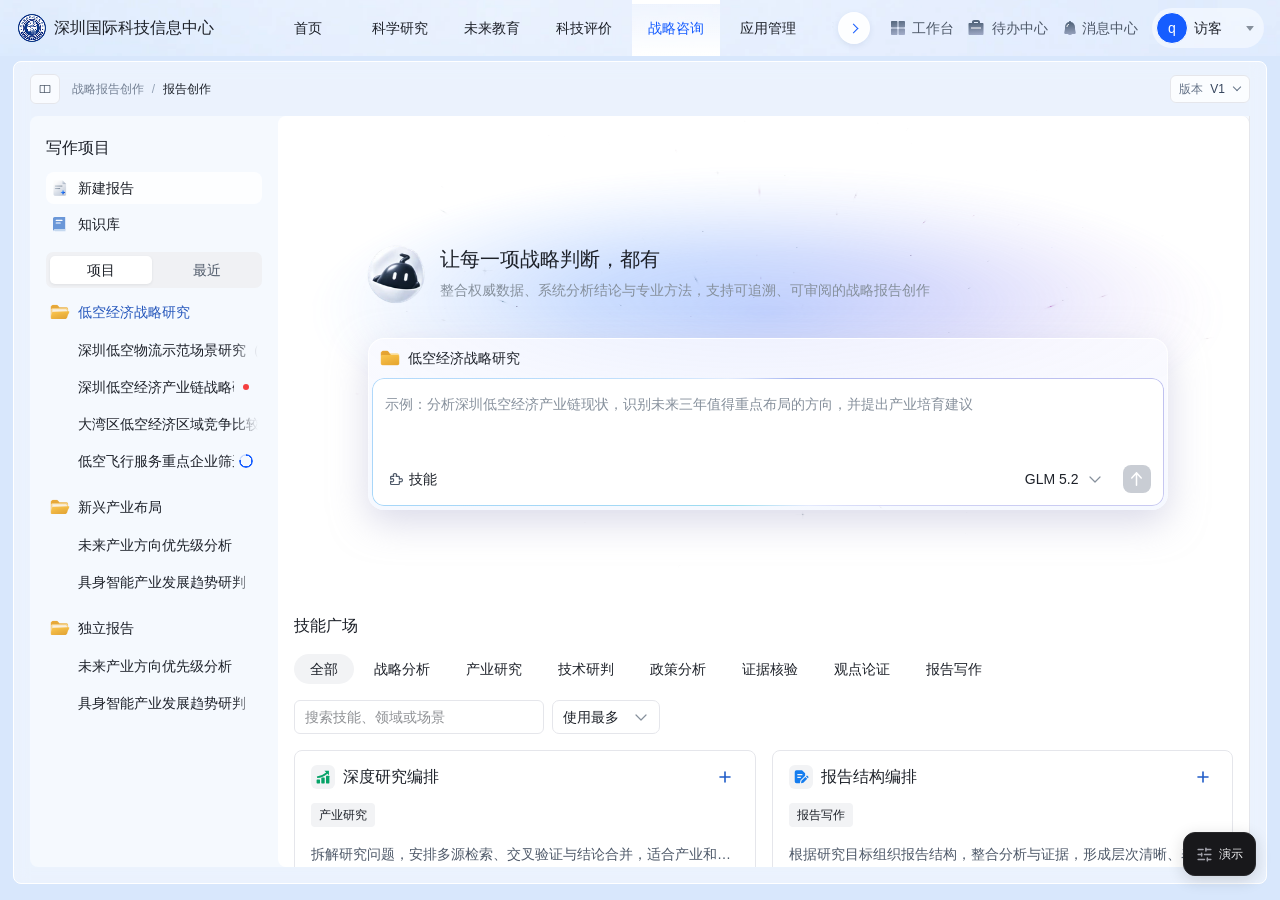
<file: index.html>
<!DOCTYPE html>
<html lang="zh-CN">
  <head>
    <meta charset="UTF-8" />
    <meta http-equiv="Content-Security-Policy" content="default-src 'none'; script-src 'self'; style-src 'self' 'unsafe-inline'; img-src 'self' data:; font-src 'self'; connect-src 'none'; form-action 'none'; base-uri 'none'; object-src 'none'; frame-src 'self'; worker-src 'none'">
    <meta name="referrer" content="no-referrer">
    <meta name="viewport" content="width=device-width, initial-scale=1.0" />
    <title>战略咨询 · 智能创作报告｜深圳国际科技信息中心</title>
    <script src="./assets/model-registry.js?v=acac9aefc975"></script>
    <script defer src="./assets/model-management.js?v=71926f2a93bd"></script>
    <script defer src="./assets/model-settings-route.js?v=9d9453cc9635"></script>
    <link rel="stylesheet" href="./assets/model-management.css?v=aa4b985fc26e">
    <link rel="stylesheet" href="./assets/model-settings.css?v=d64afa337898">
    <script src="./assets/session-report-content.js?v=e255a6c7d89d"></script>
    <script src="./assets/skill-catalog.js?v=a72c9f628dfe"></script>
    <script src="./assets/session-reports.js?v=22b53e51f747"></script>
    <script src="./assets/session-example.js?v=15045f7bcce0"></script>
    <script type="module" crossorigin src="./assets/home-_0B7HH4c.js?v=a317591498a5"></script>
    <link rel="modulepreload" crossorigin href="./assets/FlowRouter-DaE8lE-W.js?v=e7d7498af5c2">
    <link rel="stylesheet" crossorigin href="./assets/FlowRouter-BiiN3n4-.css?v=4b60c6423805">
    <link rel="stylesheet" href="./assets/resource-libraries.css?v=59cd1330b99b">
    <link rel="stylesheet" href="./assets/skill-picker.css?v=b2ccf8cc7664">
    <link rel="stylesheet" href="./assets/skill-gallery-updates.css?v=fc68c3d01e63">

    <link rel="icon" type="image/png" href="./assets/portal-brand.png">
    <link rel="stylesheet" href="./assets/portal-topbar.css?v=4dbd33f7f216">
    <link rel="stylesheet" href="./assets/portal-navigation-scroll.css?v=28cd275243b8">
    <link rel="stylesheet" href="./assets/strategy-shell.css?v=31c4a38dab42">
    <link rel="stylesheet" href="./assets/outline-review.css?v=695848738609">
    <link rel="stylesheet" href="./assets/clarification-dock.css?v=96b7bb4806b4">
    <script defer src="./assets/portal-menu.js?v=59cfa9858699"></script>
    <script defer src="./assets/portal-navigation-scroll.js?v=41ed97416c3a"></script>
    <link rel="stylesheet" href="./preview-versions.css?v=577339e8783f">
    <link rel="stylesheet" href="./assets/workspace-navigation.css?v=ef19a377187b">
    <link rel="stylesheet" href="./assets/writing-projects.css?v=554077d0253b">
    <link rel="stylesheet" href="./assets/report-composer-layout.css?v=b2a1b7ce0a19">
  </head>
  <body>
  <header class="site-header topbar" id="siteHeader">
    <div class="header-inner">
      <div class="brand-lockup">
        <a class="brand-home" href="./" aria-label="返回当前版本的工作台首页">
          <img src="assets/portal-brand.png" width="28" height="28" alt="">
          <span>深圳国际科技信息中心</span>
        </a>
      </div>
      <nav class="desktop-nav" id="desktopNav" aria-label="主导航">
        <a class="nav-trigger portal-glass-tab home-nav-trigger" href="./">首页</a>
        <button class="nav-trigger portal-glass-tab" type="button" data-portal-group="research" aria-controls="megaMenu" aria-expanded="false">科学研究</button>
        <button class="nav-trigger portal-glass-tab" type="button" data-portal-group="education" aria-controls="megaMenu" aria-expanded="false">未来教育</button>
        <button class="nav-trigger portal-glass-tab" type="button" data-portal-group="evaluation" aria-controls="megaMenu" aria-expanded="false">科技评价</button>
        <button class="nav-trigger portal-glass-tab is-active" type="button" data-portal-group="strategy" aria-controls="megaMenu" aria-expanded="false" aria-current="true">战略咨询</button>
        <button class="nav-trigger portal-glass-tab" type="button" data-portal-group="applications" aria-controls="megaMenu" aria-expanded="false">应用管理</button>
        <button class="nav-trigger portal-glass-tab" type="button" data-portal-group="voice" aria-controls="megaMenu" aria-expanded="false">语音模块</button>
        <button class="nav-trigger portal-glass-tab" type="button" data-portal-group="subscriptions" aria-controls="megaMenu" aria-expanded="false">关键数据更新订阅推送系统</button>
        <button class="nav-trigger portal-glass-tab" type="button" data-portal-group="intelligence" aria-controls="megaMenu" aria-expanded="false">科技情报挖掘</button>
        <button class="nav-trigger portal-glass-tab" type="button" data-portal-group="aiStrategy" aria-controls="megaMenu" aria-expanded="false">AI战略咨询</button>
        <button class="nav-trigger portal-glass-tab" type="button" data-portal-group="aiEducation" aria-controls="megaMenu" aria-expanded="false">AI教育</button>
        <button class="nav-trigger portal-glass-tab" type="button" data-portal-group="aiResearch" aria-controls="megaMenu" aria-expanded="false">AI科研</button>
        <button class="nav-trigger portal-glass-tab" type="button" data-portal-group="permissions" aria-controls="megaMenu" aria-expanded="false">权限管理</button>
        <button class="nav-trigger portal-glass-tab" type="button" data-portal-group="review" aria-controls="megaMenu" aria-expanded="false">审核工作台</button>
        <button class="nav-trigger portal-glass-tab" type="button" data-portal-group="cluster" aria-controls="megaMenu" aria-expanded="false">集群服务</button>
      </nav>
      <div class="header-actions">
        <nav class="utility-nav" aria-label="快捷导航">
          <div class="utility-group">
            <button class="utility-trigger" type="button" aria-controls="portalWorkbenchMenu" aria-expanded="false"><span>工作台</span></button>
            <div class="utility-menu" id="portalWorkbenchMenu" hidden>
              <a class="utility-menu-entry" href="https://icapk.github.io/gkx-ai-strategy-portal/apps/research-reading/dist/index.html?view=research&amp;v=20260919-local-candidate">智能科研</a>
              <a class="utility-menu-entry" href="https://icapk.github.io/gkx-ai-strategy-portal/apps/research-reading/dist/index.html?view=reading&amp;v=20260919-local-candidate">智能阅读</a>
            </div>
          </div>
        </nav>
        <a class="utility-trigger ticket-service-button" href="https://icapk.github.io/gkx-ai-strategy-portal/portal-ticket-service.html?v=20261013-arco-buttons-1"><span>待办中心</span></a>
        <div class="message-center-wrap">
          <button class="message-center-button" type="button" aria-label="消息中心" aria-controls="portalMessageMenu" aria-expanded="false"><span class="message-center-label">消息中心</span></button>
          <div class="utility-menu" id="portalMessageMenu" hidden>
            <a class="utility-menu-entry" href="https://icapk.github.io/gkx-ai-strategy-portal/">前往门户查看消息</a>
          </div>
        </div>
        <button class="mobile-menu-button" id="mobileMenuButton" type="button" aria-label="打开导航菜单" aria-controls="mobileDrawer" aria-expanded="false">
          <svg viewBox="0 0 24 24" aria-hidden="true"><path d="M18 18v2H6v-2zm3-7v2H3v-2zm-3-7v2H6V4z"></path></svg>
        </button>
        <div class="profile-wrap">
          <button class="profile-button" type="button" aria-label="打开个人中心菜单" aria-controls="profileMenu" aria-expanded="false">
            <span class="profile-avatar" aria-hidden="true">q</span><span class="personal-trigger-label">访客</span>
          </button>
          <div class="profile-menu" id="profileMenu" hidden>
            <a class="profile-menu-item personal-center-entry" href="https://icapk.github.io/gkx-ai-strategy-portal/?page=personal-center">进入个人中心</a>
          </div>
        </div>
      </div>
    </div>
    <section class="mega-menu" id="megaMenu" aria-labelledby="megaMenuTitle" hidden>
      <div class="mega-inner">
        <h2 class="mega-menu-title" id="megaMenuTitle"></h2>
        <div class="mega-grid" id="megaGrid"></div>
      </div>
    </section>
  </header>
  <div class="mobile-backdrop" id="mobileBackdrop" hidden></div>
  <aside class="mobile-drawer" id="mobileDrawer" aria-label="移动端导航" hidden>
    <nav class="mobile-nav" id="mobileNav" aria-label="移动端主导航"></nav>
  </aside>
    <div id="root"></div>
  </body>
</html>
</file>
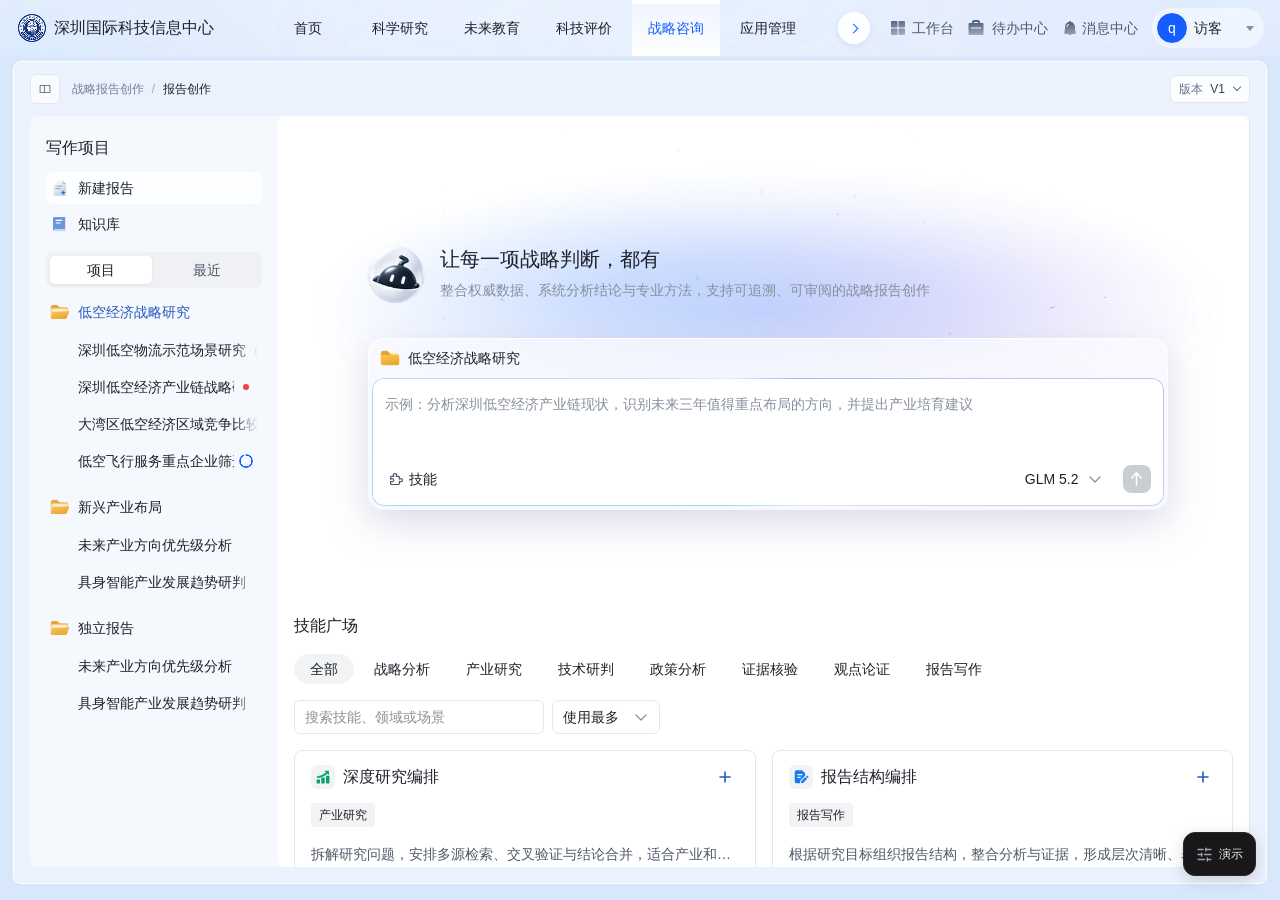
<file: detail/index.html>
<!doctype html>
<html lang="zh-CN">
<head>
  <meta charset="utf-8">
  <meta name="viewport" content="width=device-width,initial-scale=1">
  <title>报告详情 · 智能创作报告</title>
  <link rel="icon" href="../assets/portal-brand.png">
  <link rel="stylesheet" href="layout.css?v=c0209d6eae04">
  <link rel="stylesheet" href="process-history.css?v=2bb856c113a8">
  <link rel="stylesheet" href="report-actions.css?v=0c7db3e26fca">
  <script defer src="process-history.js?v=ded196bb8272"></script>
  <script defer src="report-actions.js?v=6070d82f7b6f"></script>
  <script defer src="workspace.js?v=92f52cda37f3"></script>
</head>
<body>
  <main class="workspace">
    <section class="report-surface" id="detail" hidden aria-label="报告写作工作区">
      <section class="conversation" aria-label="沟通记录">
        <div id="process-content" class="conversation-content"></div>
      </section>
      <section class="document-pane" id="document-pane" aria-label="报告阅读区">
        <div class="tool-row">
          <div class="report-tools" id="report-tools" role="toolbar" aria-label="报告工具栏">
            <button data-action="toc" aria-expanded="true" aria-controls="toc"><i data-icon="list"></i>目录</button>
            <button data-action="copy"><i data-icon="copy"></i>复制</button>
            <button data-action="download" aria-haspopup="true"><i data-icon="download"></i>下载</button>
            <span class="tool-sep"></span>
            <button data-action="new-version"><i data-icon="plus"></i>新建版本</button>
            <button data-action="versions"><i data-icon="history"></i>版本管理</button>
            <span class="tool-sep"></span>
            <button data-action="knowledge"><i data-icon="upload"></i>保存至知识库</button>
          </div>
          <button class="icon-btn" id="close-report" type="button" aria-label="关闭报告" title="关闭报告"><i data-icon="close"></i></button>
        </div>
        <div class="reading-layout" id="reading-layout">
          <aside class="toc" id="toc" aria-label="报告目录">
            <div class="toc-heading"><strong>目录</strong><button class="icon-btn" id="close-toc" aria-label="收起目录"><i data-icon="panel-close"></i></button></div>
            <nav id="toc-items" aria-label="定位到章节"></nav>
          </aside>
          <div class="reader" id="reader">
            <div class="paper">
              <article class="report-text" id="editor" contenteditable="true" role="textbox" aria-label="报告正文" aria-multiline="true" spellcheck="false"></article>
              <section class="references" id="references" hidden aria-label="数据来源与参考文献">
                <h2>数据来源与参考文献</h2>
                <h3 id="source-count"></h3>
                <ol id="sources"></ol>
              </section>
            </div>
          </div>
        </div>
      </section>
    </section>
    <section id="unavailable" class="detail-unavailable" hidden><h1>暂时无法打开这份报告</h1><p id="unavailable-message">请返回工作台，从所属会话打开已生成的报告。</p><button type="button" id="return-home">返回工作台</button></section>
  </main>
</body>
</html>
</file>
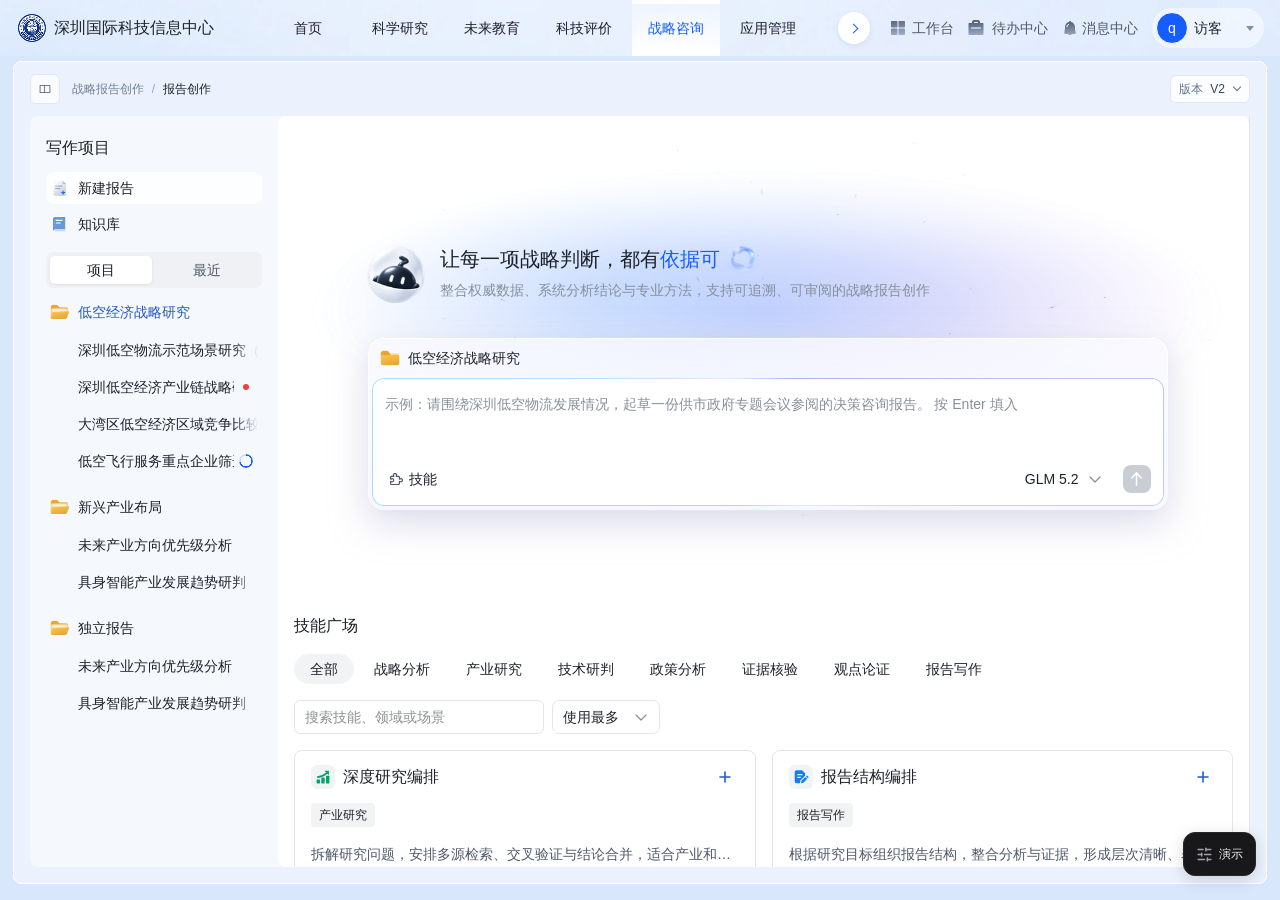
<file: v2/index.html>
<!DOCTYPE html>
<html lang="zh-CN">
  <head>
    <meta charset="UTF-8" />
    <meta http-equiv="Content-Security-Policy" content="default-src 'none'; script-src 'self'; style-src 'self' 'unsafe-inline'; img-src 'self' data:; font-src 'self'; connect-src 'none'; form-action 'none'; base-uri 'none'; object-src 'none'; frame-src 'self'; worker-src 'none'">
    <meta name="referrer" content="no-referrer">
    <meta name="viewport" content="width=device-width, initial-scale=1.0" />
    <title>战略咨询 · 智能创作报告｜深圳国际科技信息中心</title>
    <script src="./assets/blood-network-demo.js?v=76696b1dc0ee"></script>
    <script src="./assets/city-logistics-demo.js?v=623781e9fcd5"></script>
  <script src="./assets/model-registry.js?v=7a5a972bd21c"></script>
    <script defer src="./assets/model-management.js?v=71926f2a93bd"></script>
    <script defer src="./assets/model-settings-route.js?v=9d9453cc9635"></script>
    <link rel="stylesheet" href="./assets/model-management.css?v=aa4b985fc26e">
    <link rel="stylesheet" href="./assets/model-settings.css?v=d64afa337898">
    <script src="./assets/session-report-content.js?v=9aa22bf43528"></script>
    <script src="./assets/skill-catalog.js?v=fc8c410d5119"></script>
    <script src="./assets/session-reports.js?v=feb6c3f2d470"></script>
    <script src="./assets/session-example.js?v=badb9909e122"></script>
    <script type="module" crossorigin src="./assets/home-_0B7HH4c.js?v=91497aaa6392"></script>
    <link rel="modulepreload" crossorigin href="./assets/FlowRouter-DaE8lE-W.js?v=34bb70d173f6">
    <link rel="stylesheet" crossorigin href="./assets/FlowRouter-BiiN3n4-.css?v=4b60c6423805">
    <link rel="stylesheet" href="./assets/resource-libraries.css?v=59cd1330b99b">
    <link rel="stylesheet" href="./assets/skill-picker.css?v=b2ccf8cc7664">
    <link rel="stylesheet" href="./assets/skill-gallery-updates.css?v=fc68c3d01e63">

    <link rel="icon" type="image/png" href="./assets/portal-brand.png">
    <link rel="stylesheet" href="./assets/portal-topbar.css?v=4dbd33f7f216">
    <link rel="stylesheet" href="./assets/portal-navigation-scroll.css?v=28cd275243b8">
    <link rel="stylesheet" href="./assets/strategy-shell.css?v=c0ad0f8803c1">
    <link rel="stylesheet" href="./assets/research-flow.css?v=d3768c73092d">
    <link rel="stylesheet" href="./assets/outline-review.css?v=9f7ec00fa327">
    <link rel="stylesheet" href="./assets/clarification-dock.css?v=96b7bb4806b4">
    <script defer src="./assets/portal-menu.js?v=59cfa9858699"></script>
    <script defer src="./assets/portal-navigation-scroll.js?v=41ed97416c3a"></script>
    <link rel="stylesheet" href="../preview-versions.css?v=577339e8783f">
    <link rel="stylesheet" href="./assets/workspace-navigation.css?v=ef19a377187b">
    <link rel="stylesheet" href="./assets/writing-projects.css?v=0659bfab39e9">
    <link rel="stylesheet" href="./assets/report-composer-layout.css?v=b2a1b7ce0a19">
  </head>
  <body>
  <header class="site-header topbar" id="siteHeader">
    <div class="header-inner">
      <div class="brand-lockup">
        <a class="brand-home" href="./" aria-label="返回当前版本的工作台首页">
          <img src="assets/portal-brand.png" width="28" height="28" alt="">
          <span>深圳国际科技信息中心</span>
        </a>
      </div>
      <nav class="desktop-nav" id="desktopNav" aria-label="主导航">
        <a class="nav-trigger portal-glass-tab home-nav-trigger" href="./">首页</a>
        <button class="nav-trigger portal-glass-tab" type="button" data-portal-group="research" aria-controls="megaMenu" aria-expanded="false">科学研究</button>
        <button class="nav-trigger portal-glass-tab" type="button" data-portal-group="education" aria-controls="megaMenu" aria-expanded="false">未来教育</button>
        <button class="nav-trigger portal-glass-tab" type="button" data-portal-group="evaluation" aria-controls="megaMenu" aria-expanded="false">科技评价</button>
        <button class="nav-trigger portal-glass-tab is-active" type="button" data-portal-group="strategy" aria-controls="megaMenu" aria-expanded="false" aria-current="true">战略咨询</button>
        <button class="nav-trigger portal-glass-tab" type="button" data-portal-group="applications" aria-controls="megaMenu" aria-expanded="false">应用管理</button>
        <button class="nav-trigger portal-glass-tab" type="button" data-portal-group="voice" aria-controls="megaMenu" aria-expanded="false">语音模块</button>
        <button class="nav-trigger portal-glass-tab" type="button" data-portal-group="subscriptions" aria-controls="megaMenu" aria-expanded="false">关键数据更新订阅推送系统</button>
        <button class="nav-trigger portal-glass-tab" type="button" data-portal-group="intelligence" aria-controls="megaMenu" aria-expanded="false">科技情报挖掘</button>
        <button class="nav-trigger portal-glass-tab" type="button" data-portal-group="aiStrategy" aria-controls="megaMenu" aria-expanded="false">AI战略咨询</button>
        <button class="nav-trigger portal-glass-tab" type="button" data-portal-group="aiEducation" aria-controls="megaMenu" aria-expanded="false">AI教育</button>
        <button class="nav-trigger portal-glass-tab" type="button" data-portal-group="aiResearch" aria-controls="megaMenu" aria-expanded="false">AI科研</button>
        <button class="nav-trigger portal-glass-tab" type="button" data-portal-group="permissions" aria-controls="megaMenu" aria-expanded="false">权限管理</button>
        <button class="nav-trigger portal-glass-tab" type="button" data-portal-group="review" aria-controls="megaMenu" aria-expanded="false">审核工作台</button>
        <button class="nav-trigger portal-glass-tab" type="button" data-portal-group="cluster" aria-controls="megaMenu" aria-expanded="false">集群服务</button>
      </nav>
      <div class="header-actions">
        <nav class="utility-nav" aria-label="快捷导航">
          <div class="utility-group">
            <button class="utility-trigger" type="button" aria-controls="portalWorkbenchMenu" aria-expanded="false"><span>工作台</span></button>
            <div class="utility-menu" id="portalWorkbenchMenu" hidden>
              <a class="utility-menu-entry" href="https://icapk.github.io/gkx-ai-strategy-portal/apps/research-reading/dist/index.html?view=research&amp;v=20260919-local-candidate">智能科研</a>
              <a class="utility-menu-entry" href="https://icapk.github.io/gkx-ai-strategy-portal/apps/research-reading/dist/index.html?view=reading&amp;v=20260919-local-candidate">智能阅读</a>
            </div>
          </div>
        </nav>
        <a class="utility-trigger ticket-service-button" href="https://icapk.github.io/gkx-ai-strategy-portal/portal-ticket-service.html?v=20261013-arco-buttons-1"><span>待办中心</span></a>
        <div class="message-center-wrap">
          <button class="message-center-button" type="button" aria-label="消息中心" aria-controls="portalMessageMenu" aria-expanded="false"><span class="message-center-label">消息中心</span></button>
          <div class="utility-menu" id="portalMessageMenu" hidden>
            <a class="utility-menu-entry" href="https://icapk.github.io/gkx-ai-strategy-portal/">前往门户查看消息</a>
          </div>
        </div>
        <button class="mobile-menu-button" id="mobileMenuButton" type="button" aria-label="打开导航菜单" aria-controls="mobileDrawer" aria-expanded="false">
          <svg viewBox="0 0 24 24" aria-hidden="true"><path d="M18 18v2H6v-2zm3-7v2H3v-2zm-3-7v2H6V4z"></path></svg>
        </button>
        <div class="profile-wrap">
          <button class="profile-button" type="button" aria-label="打开个人中心菜单" aria-controls="profileMenu" aria-expanded="false">
            <span class="profile-avatar" aria-hidden="true">q</span><span class="personal-trigger-label">访客</span>
          </button>
          <div class="profile-menu" id="profileMenu" hidden>
            <a class="profile-menu-item personal-center-entry" href="https://icapk.github.io/gkx-ai-strategy-portal/?page=personal-center">进入个人中心</a>
          </div>
        </div>
      </div>
    </div>
    <section class="mega-menu" id="megaMenu" aria-labelledby="megaMenuTitle" hidden>
      <div class="mega-inner">
        <h2 class="mega-menu-title" id="megaMenuTitle"></h2>
        <div class="mega-grid" id="megaGrid"></div>
      </div>
    </section>
  </header>
  <div class="mobile-backdrop" id="mobileBackdrop" hidden></div>
  <aside class="mobile-drawer" id="mobileDrawer" aria-label="移动端导航" hidden>
    <nav class="mobile-nav" id="mobileNav" aria-label="移动端主导航"></nav>
  </aside>
    <div id="root"></div>
  </body>
</html>
</file>
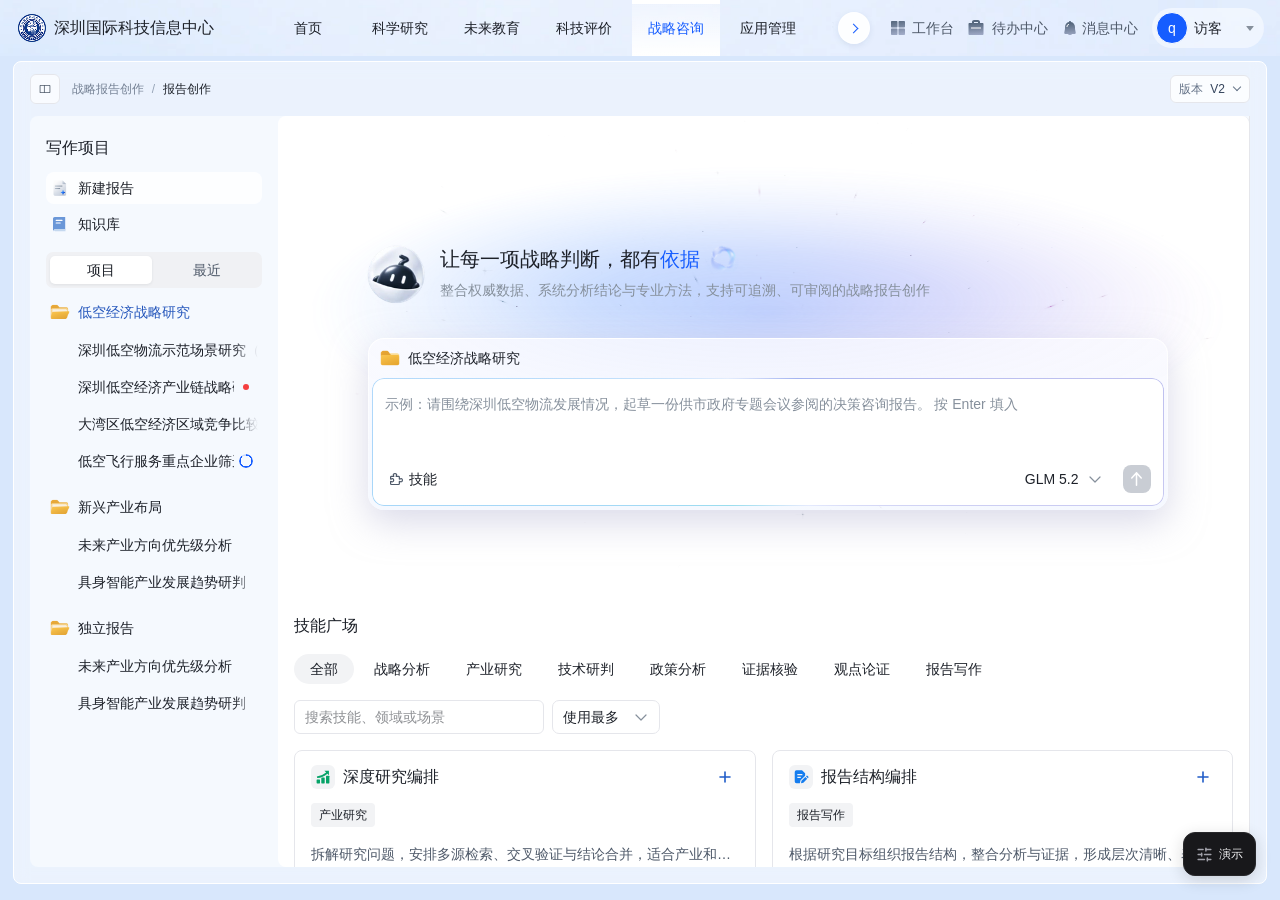
<file: v2/detail/index.html>
<!doctype html>
<html lang="zh-CN">
<head>
  <meta charset="utf-8">
  <meta name="viewport" content="width=device-width,initial-scale=1">
  <title>报告详情 · 智能创作报告</title>
  <link rel="icon" href="../assets/portal-brand.png">
  <link rel="stylesheet" href="layout.css?v=e86173a0767d">
  <link rel="stylesheet" href="process-history.css?v=39767ab51e20">
  <link rel="stylesheet" href="report-actions.css?v=0c7db3e26fca">
  <script src="../assets/blood-network-demo.js?v=76696b1dc0ee"></script>
  <script src="../assets/city-logistics-demo.js?v=623781e9fcd5"></script>
  <script defer src="process-history.js?v=69815a0821b0"></script>
  <script defer src="report-actions.js?v=921e0fd3eb73"></script>
  <link rel="stylesheet" href="feedback-panel.css?v=b9c8e325dac3">
  <script defer src="feedback-review.js?v=96cba6c16294"></script>
  <script defer src="feedback-panel.js?v=bce7bc264f69"></script>
  <link rel="stylesheet" href="trace-view.css?v=bc0b53eb7b76">
  <link rel="stylesheet" href="trace-workspace.css?v=668650940250">
  <script defer src="trace-model.js?v=8d04915102ad"></script>
  <script defer src="trace-view.js?v=61fd149f8cda"></script>
  <script defer src="trace-workspace.js?v=de7c7950f548"></script>
  <link rel="stylesheet" href="judgement-studio.css?v=a051d40a6909">
  <link rel="stylesheet" href="judgement-workspace.css?v=3a03ab4a88d1">
  <link rel="stylesheet" href="city-review.css?v=d49d0602d696">
  <link rel="stylesheet" href="review-chat.css?v=533edef037bb">
  <script defer src="review-chat.js?v=de5c3d5aa512"></script>
  <script defer src="city-review.js?v=b4bb66a499fb"></script>
  <script defer src="judgement-cases.js?v=74c620e4bb72"></script>
  <script defer src="judgement-studio.js?v=ea52d9bc2271"></script>
  <script defer src="judgement-workspace.js?v=9aa208a78e90"></script>
  <link rel="stylesheet" href="../assets/research-flow.css?v=d3768c73092d">
  <script type="module" src="workspace.js?v=2a1b3b4bc496"></script>
</head>
<body>
  <main class="workspace">
    <section class="report-surface" id="detail" hidden aria-label="报告写作工作区">
      <section class="document-pane" id="document-pane" aria-label="报告阅读区">
        <div class="tool-row">
          <div class="report-tools" id="report-tools" role="toolbar" aria-label="报告工具栏">
            <button data-action="toc" aria-expanded="true" aria-controls="toc"><i data-icon="list"></i>目录</button>
            <button type="button" id="open-review-panel" aria-controls="review-panel" aria-expanded="true" hidden><i data-icon="history-chat"></i>打开研判回放</button>
            <button type="button" id="compact-judgement-link" aria-controls="judgement-host">研判回放</button>
            <button data-action="copy"><i data-icon="copy"></i>复制</button>
            <button data-action="download" aria-haspopup="true"><i data-icon="download"></i>下载</button>
            <span class="tool-sep"></span>
            <button data-action="new-version"><i data-icon="plus"></i>新建版本</button>
            <button data-action="versions"><i data-icon="history"></i>版本管理</button>
            <span class="tool-sep"></span>
            <button data-action="knowledge"><i data-icon="upload"></i>保存至知识库</button>
            <button type="button" id="report-feedback-shortcut" aria-haspopup="dialog" hidden><i data-icon="history-chat"></i><span>评价报告</span></button>
          </div>
        </div>
        <div class="reading-layout" id="reading-layout">
          <aside class="toc" id="toc" aria-label="报告目录">
            <div class="toc-heading"><strong>目录</strong><button class="icon-btn" id="close-toc" aria-label="收起目录"><i data-icon="panel-close"></i></button></div>
            <nav id="toc-items" aria-label="定位到章节"></nav>
          </aside>
          <div class="reader" id="reader">
            <div id="judgement-mobile" hidden><button type="button" id="jump-to-editor">阅读报告正文 ↓</button></div>
            <div class="paper">
              <div id="trace-pins"></div>
              <div id="report-feedback" aria-label="报告评价"></div>
              <article class="report-text" id="editor" contenteditable="true" role="textbox" aria-label="报告正文" aria-multiline="true" spellcheck="false"></article>
              <section class="references" id="references" hidden aria-label="数据来源与参考文献">
                <h2>数据来源与参考文献</h2>
                <h3 id="source-count"></h3>
                <ol id="sources"></ol>
              </section>
            </div>
          </div>
        </div>
      </section>
      <section class="conversation" id="review-panel" aria-label="研判回放、写作过程与数据溯源">
        <div class="judgement-mode" id="judgement-mode" role="group" aria-label="查看报告过程">
          <button type="button" data-judgement-view="review" aria-controls="judgement-review-slot" aria-pressed="true">研判回放</button>
          <button type="button" data-judgement-view="process" aria-controls="process-content" aria-pressed="false">写作过程</button>
          <button type="button" data-judgement-view="trace" aria-controls="trace-summary" aria-pressed="false">数据溯源</button>
          <button type="button" class="icon-btn" id="close-review-panel" aria-label="关闭研判回放" title="关闭研判回放" aria-controls="review-panel"><i data-icon="close"></i></button>
        </div>
        <div id="judgement-review-slot"><div id="judgement-host" tabindex="-1"></div></div>
        <div id="process-content" class="conversation-content"></div>
        <section id="trace-summary" aria-label="报告数据溯源" hidden></section>
      </section>
    </section>
    <section id="unavailable" class="detail-unavailable" hidden><h1>暂时无法打开这份报告</h1><p id="unavailable-message">请返回工作台，从所属会话打开已生成的报告。</p><button type="button" id="return-home">返回工作台</button></section>
  </main>
</body>
</html>
</file>
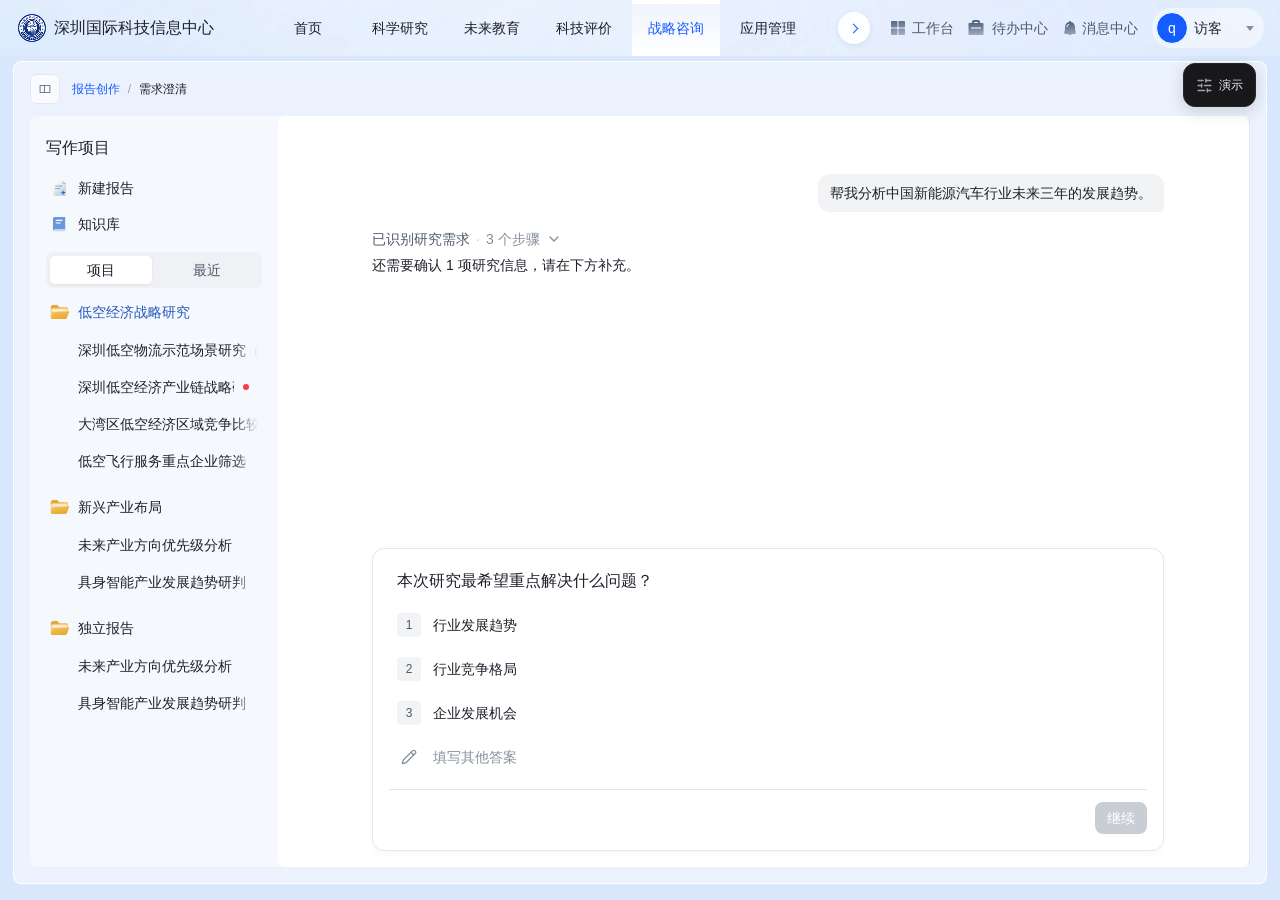
<file: clarification.html>
<!DOCTYPE html>
<html lang="zh-CN">
<head>
  <meta charset="UTF-8" />
    <meta http-equiv="Content-Security-Policy" content="default-src 'none'; script-src 'self'; style-src 'self' 'unsafe-inline'; img-src 'self' data:; font-src 'self'; connect-src 'none'; form-action 'none'; base-uri 'none'; object-src 'none'; frame-src 'self'; worker-src 'none'">
    <meta name="referrer" content="no-referrer">
  <meta name="viewport" content="width=device-width, initial-scale=1.0" />
  <title>战略报告 Agent · 需求澄清流程</title>
  <script src="./assets/model-registry.js?v=acac9aefc975"></script>
  <script defer src="./assets/model-management.js?v=71926f2a93bd"></script>
  <script defer src="./assets/model-settings-route.js?v=9d9453cc9635"></script>
  <link rel="stylesheet" href="./assets/model-management.css?v=aa4b985fc26e">
  <link rel="stylesheet" href="./assets/model-settings.css?v=d64afa337898">
  <script src="./assets/session-report-content.js?v=e255a6c7d89d"></script>
  <script src="./assets/skill-catalog.js?v=a72c9f628dfe"></script>
  <script src="./assets/session-reports.js?v=22b53e51f747"></script>
  <script src="./assets/session-example.js?v=15045f7bcce0"></script>
  <script type="module" crossorigin src="./assets/clarification-CddRIy6X.js?v=9b53233738c0"></script>
  <link rel="modulepreload" crossorigin href="./assets/FlowRouter-DaE8lE-W.js?v=e7d7498af5c2">
  <link rel="stylesheet" crossorigin href="./assets/FlowRouter-BiiN3n4-.css?v=4b60c6423805">
  <link rel="stylesheet" href="./assets/resource-libraries.css?v=59cd1330b99b">
  <link rel="stylesheet" href="./assets/skill-picker.css?v=b2ccf8cc7664">
  <link rel="stylesheet" href="./assets/skill-gallery-updates.css?v=fc68c3d01e63">

    <link rel="icon" type="image/png" href="./assets/portal-brand.png">
    <link rel="stylesheet" href="./assets/portal-topbar.css?v=4dbd33f7f216">
    <link rel="stylesheet" href="./assets/portal-navigation-scroll.css?v=28cd275243b8">
    <link rel="stylesheet" href="./assets/strategy-shell.css?v=31c4a38dab42">
    <link rel="stylesheet" href="./assets/outline-review.css?v=695848738609">
    <link rel="stylesheet" href="./assets/clarification-dock.css?v=96b7bb4806b4">
    <script defer src="./assets/portal-menu.js?v=59cfa9858699"></script>
    <script defer src="./assets/portal-navigation-scroll.js?v=41ed97416c3a"></script>
    <link rel="stylesheet" href="./preview-versions.css?v=577339e8783f">
    <link rel="stylesheet" href="./assets/workspace-navigation.css?v=ef19a377187b">
    <link rel="stylesheet" href="./assets/writing-projects.css?v=554077d0253b">
    <link rel="stylesheet" href="./assets/report-composer-layout.css?v=b2a1b7ce0a19">
  </head>
<body>
  <header class="site-header topbar" id="siteHeader">
    <div class="header-inner">
      <div class="brand-lockup">
        <a class="brand-home" href="./" aria-label="返回当前版本的工作台首页">
          <img src="assets/portal-brand.png" width="28" height="28" alt="">
          <span>深圳国际科技信息中心</span>
        </a>
      </div>
      <nav class="desktop-nav" id="desktopNav" aria-label="主导航">
        <a class="nav-trigger portal-glass-tab home-nav-trigger" href="./">首页</a>
        <button class="nav-trigger portal-glass-tab" type="button" data-portal-group="research" aria-controls="megaMenu" aria-expanded="false">科学研究</button>
        <button class="nav-trigger portal-glass-tab" type="button" data-portal-group="education" aria-controls="megaMenu" aria-expanded="false">未来教育</button>
        <button class="nav-trigger portal-glass-tab" type="button" data-portal-group="evaluation" aria-controls="megaMenu" aria-expanded="false">科技评价</button>
        <button class="nav-trigger portal-glass-tab is-active" type="button" data-portal-group="strategy" aria-controls="megaMenu" aria-expanded="false" aria-current="true">战略咨询</button>
        <button class="nav-trigger portal-glass-tab" type="button" data-portal-group="applications" aria-controls="megaMenu" aria-expanded="false">应用管理</button>
        <button class="nav-trigger portal-glass-tab" type="button" data-portal-group="voice" aria-controls="megaMenu" aria-expanded="false">语音模块</button>
        <button class="nav-trigger portal-glass-tab" type="button" data-portal-group="subscriptions" aria-controls="megaMenu" aria-expanded="false">关键数据更新订阅推送系统</button>
        <button class="nav-trigger portal-glass-tab" type="button" data-portal-group="intelligence" aria-controls="megaMenu" aria-expanded="false">科技情报挖掘</button>
        <button class="nav-trigger portal-glass-tab" type="button" data-portal-group="aiStrategy" aria-controls="megaMenu" aria-expanded="false">AI战略咨询</button>
        <button class="nav-trigger portal-glass-tab" type="button" data-portal-group="aiEducation" aria-controls="megaMenu" aria-expanded="false">AI教育</button>
        <button class="nav-trigger portal-glass-tab" type="button" data-portal-group="aiResearch" aria-controls="megaMenu" aria-expanded="false">AI科研</button>
        <button class="nav-trigger portal-glass-tab" type="button" data-portal-group="permissions" aria-controls="megaMenu" aria-expanded="false">权限管理</button>
        <button class="nav-trigger portal-glass-tab" type="button" data-portal-group="review" aria-controls="megaMenu" aria-expanded="false">审核工作台</button>
        <button class="nav-trigger portal-glass-tab" type="button" data-portal-group="cluster" aria-controls="megaMenu" aria-expanded="false">集群服务</button>
      </nav>
      <div class="header-actions">
        <nav class="utility-nav" aria-label="快捷导航">
          <div class="utility-group">
            <button class="utility-trigger" type="button" aria-controls="portalWorkbenchMenu" aria-expanded="false"><span>工作台</span></button>
            <div class="utility-menu" id="portalWorkbenchMenu" hidden>
              <a class="utility-menu-entry" href="https://icapk.github.io/gkx-ai-strategy-portal/apps/research-reading/dist/index.html?view=research&amp;v=20260919-local-candidate">智能科研</a>
              <a class="utility-menu-entry" href="https://icapk.github.io/gkx-ai-strategy-portal/apps/research-reading/dist/index.html?view=reading&amp;v=20260919-local-candidate">智能阅读</a>
            </div>
          </div>
        </nav>
        <a class="utility-trigger ticket-service-button" href="https://icapk.github.io/gkx-ai-strategy-portal/portal-ticket-service.html?v=20261013-arco-buttons-1"><span>待办中心</span></a>
        <div class="message-center-wrap">
          <button class="message-center-button" type="button" aria-label="消息中心" aria-controls="portalMessageMenu" aria-expanded="false"><span class="message-center-label">消息中心</span></button>
          <div class="utility-menu" id="portalMessageMenu" hidden>
            <a class="utility-menu-entry" href="https://icapk.github.io/gkx-ai-strategy-portal/">前往门户查看消息</a>
          </div>
        </div>
        <button class="mobile-menu-button" id="mobileMenuButton" type="button" aria-label="打开导航菜单" aria-controls="mobileDrawer" aria-expanded="false">
          <svg viewBox="0 0 24 24" aria-hidden="true"><path d="M18 18v2H6v-2zm3-7v2H3v-2zm-3-7v2H6V4z"></path></svg>
        </button>
        <div class="profile-wrap">
          <button class="profile-button" type="button" aria-label="打开个人中心菜单" aria-controls="profileMenu" aria-expanded="false">
            <span class="profile-avatar" aria-hidden="true">q</span><span class="personal-trigger-label">访客</span>
          </button>
          <div class="profile-menu" id="profileMenu" hidden>
            <a class="profile-menu-item personal-center-entry" href="https://icapk.github.io/gkx-ai-strategy-portal/?page=personal-center">进入个人中心</a>
          </div>
        </div>
      </div>
    </div>
    <section class="mega-menu" id="megaMenu" aria-labelledby="megaMenuTitle" hidden>
      <div class="mega-inner">
        <h2 class="mega-menu-title" id="megaMenuTitle"></h2>
        <div class="mega-grid" id="megaGrid"></div>
      </div>
    </section>
  </header>
  <div class="mobile-backdrop" id="mobileBackdrop" hidden></div>
  <aside class="mobile-drawer" id="mobileDrawer" aria-label="移动端导航" hidden>
    <nav class="mobile-nav" id="mobileNav" aria-label="移动端主导航"></nav>
  </aside>
  <div id="root"></div>
</body>
</html>
</file>
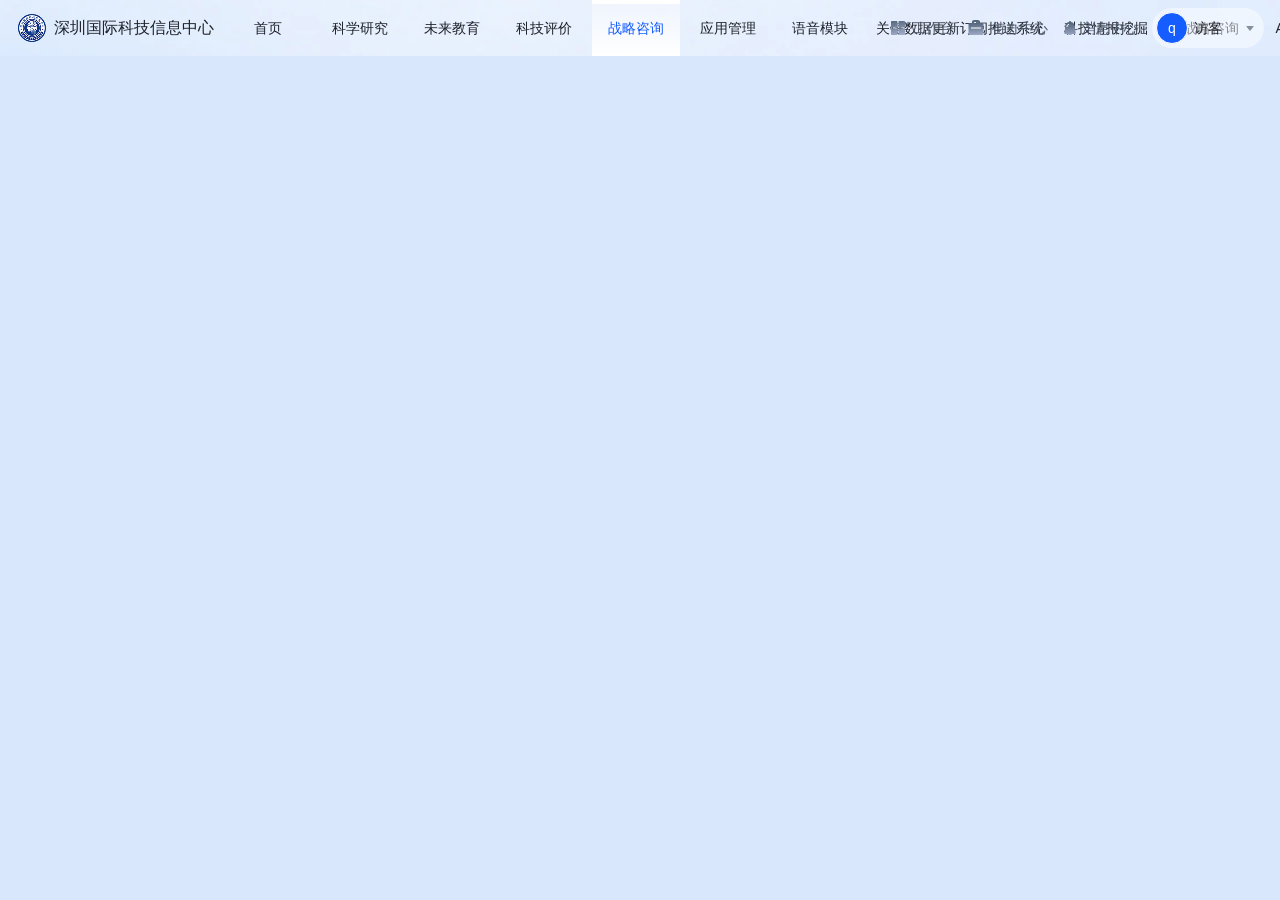
<file: strategic-report-clarification-demo.html>
<!doctype html>
<html lang="zh-CN">
<head>
  <meta charset="utf-8">
  <meta name="viewport" content="width=device-width, initial-scale=1">
  <meta http-equiv="refresh" content="0; url=./?demo=clarification#/clarification">
  <title>战略报告 Agent · 需求澄清演示</title>
</head>
<body>
  <a href="./?demo=clarification#/clarification">打开需求澄清演示</a>
</body>
</html>
</file>
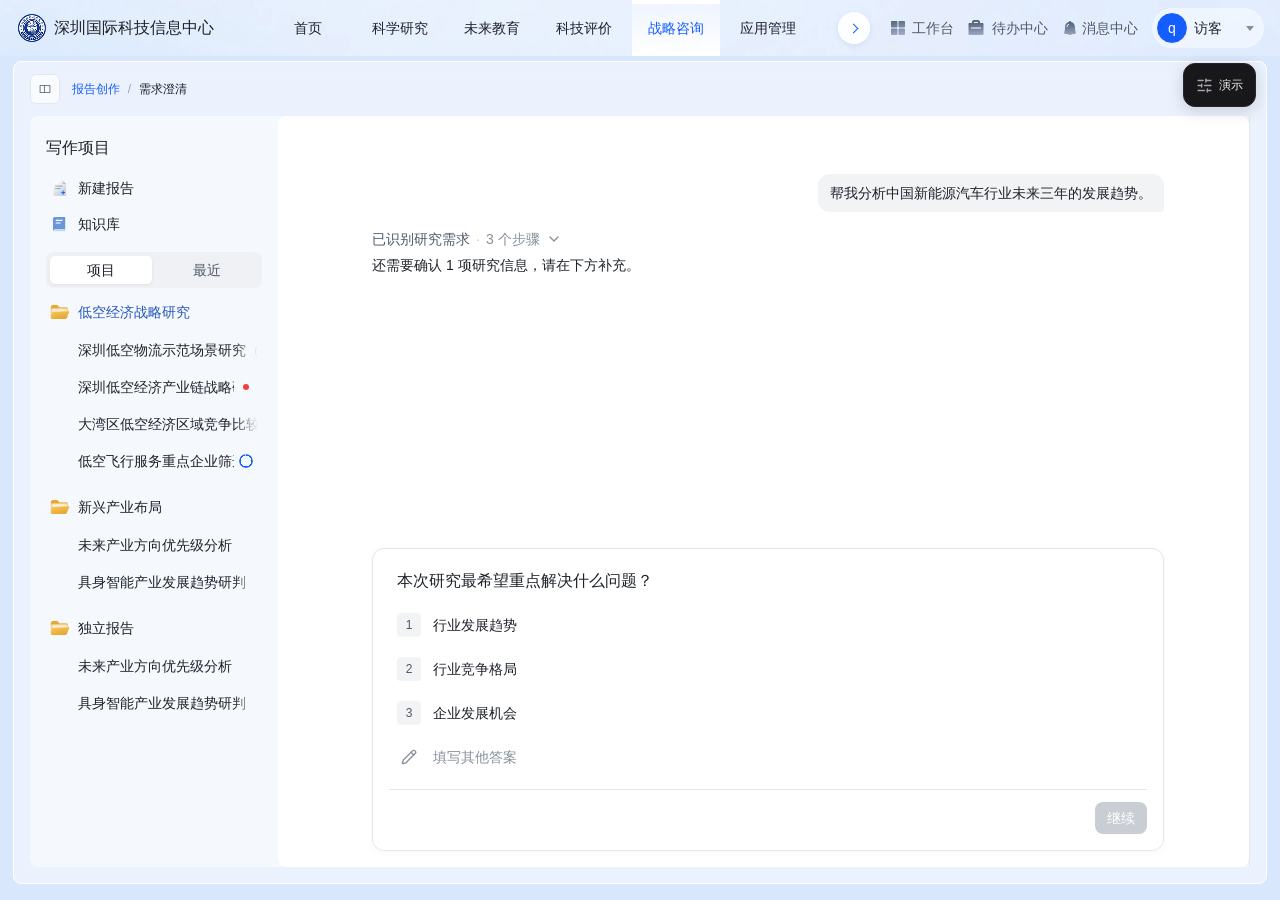
<file: v2/clarification.html>
<!DOCTYPE html>
<html lang="zh-CN">
<head>
  <meta charset="UTF-8" />
    <meta http-equiv="Content-Security-Policy" content="default-src 'none'; script-src 'self'; style-src 'self' 'unsafe-inline'; img-src 'self' data:; font-src 'self'; connect-src 'none'; form-action 'none'; base-uri 'none'; object-src 'none'; frame-src 'self'; worker-src 'none'">
    <meta name="referrer" content="no-referrer">
  <meta name="viewport" content="width=device-width, initial-scale=1.0" />
  <title>战略报告 Agent · 需求澄清流程</title>
  <script src="./assets/blood-network-demo.js?v=76696b1dc0ee"></script>
  <script src="./assets/city-logistics-demo.js?v=623781e9fcd5"></script>
  <script src="./assets/model-registry.js?v=7a5a972bd21c"></script>
  <script defer src="./assets/model-management.js?v=71926f2a93bd"></script>
  <script defer src="./assets/model-settings-route.js?v=9d9453cc9635"></script>
  <link rel="stylesheet" href="./assets/model-management.css?v=aa4b985fc26e">
  <link rel="stylesheet" href="./assets/model-settings.css?v=d64afa337898">
  <script src="./assets/session-report-content.js?v=9aa22bf43528"></script>
  <script src="./assets/skill-catalog.js?v=fc8c410d5119"></script>
  <script src="./assets/session-reports.js?v=feb6c3f2d470"></script>
  <script src="./assets/session-example.js?v=badb9909e122"></script>
  <script type="module" crossorigin src="./assets/clarification-CddRIy6X.js?v=16d9b9b0bf07"></script>
  <link rel="modulepreload" crossorigin href="./assets/FlowRouter-DaE8lE-W.js?v=34bb70d173f6">
  <link rel="stylesheet" crossorigin href="./assets/FlowRouter-BiiN3n4-.css?v=4b60c6423805">
  <link rel="stylesheet" href="./assets/resource-libraries.css?v=59cd1330b99b">
  <link rel="stylesheet" href="./assets/skill-picker.css?v=b2ccf8cc7664">
  <link rel="stylesheet" href="./assets/skill-gallery-updates.css?v=fc68c3d01e63">

    <link rel="icon" type="image/png" href="./assets/portal-brand.png">
    <link rel="stylesheet" href="./assets/portal-topbar.css?v=4dbd33f7f216">
    <link rel="stylesheet" href="./assets/portal-navigation-scroll.css?v=28cd275243b8">
    <link rel="stylesheet" href="./assets/strategy-shell.css?v=c0ad0f8803c1">
    <link rel="stylesheet" href="./assets/research-flow.css?v=d3768c73092d">
    <link rel="stylesheet" href="./assets/outline-review.css?v=9f7ec00fa327">
    <link rel="stylesheet" href="./assets/clarification-dock.css?v=96b7bb4806b4">
    <script defer src="./assets/portal-menu.js?v=59cfa9858699"></script>
    <script defer src="./assets/portal-navigation-scroll.js?v=41ed97416c3a"></script>
    <link rel="stylesheet" href="../preview-versions.css?v=577339e8783f">
    <link rel="stylesheet" href="./assets/workspace-navigation.css?v=ef19a377187b">
    <link rel="stylesheet" href="./assets/writing-projects.css?v=0659bfab39e9">
    <link rel="stylesheet" href="./assets/report-composer-layout.css?v=b2a1b7ce0a19">
  </head>
<body>
  <header class="site-header topbar" id="siteHeader">
    <div class="header-inner">
      <div class="brand-lockup">
        <a class="brand-home" href="./" aria-label="返回当前版本的工作台首页">
          <img src="assets/portal-brand.png" width="28" height="28" alt="">
          <span>深圳国际科技信息中心</span>
        </a>
      </div>
      <nav class="desktop-nav" id="desktopNav" aria-label="主导航">
        <a class="nav-trigger portal-glass-tab home-nav-trigger" href="./">首页</a>
        <button class="nav-trigger portal-glass-tab" type="button" data-portal-group="research" aria-controls="megaMenu" aria-expanded="false">科学研究</button>
        <button class="nav-trigger portal-glass-tab" type="button" data-portal-group="education" aria-controls="megaMenu" aria-expanded="false">未来教育</button>
        <button class="nav-trigger portal-glass-tab" type="button" data-portal-group="evaluation" aria-controls="megaMenu" aria-expanded="false">科技评价</button>
        <button class="nav-trigger portal-glass-tab is-active" type="button" data-portal-group="strategy" aria-controls="megaMenu" aria-expanded="false" aria-current="true">战略咨询</button>
        <button class="nav-trigger portal-glass-tab" type="button" data-portal-group="applications" aria-controls="megaMenu" aria-expanded="false">应用管理</button>
        <button class="nav-trigger portal-glass-tab" type="button" data-portal-group="voice" aria-controls="megaMenu" aria-expanded="false">语音模块</button>
        <button class="nav-trigger portal-glass-tab" type="button" data-portal-group="subscriptions" aria-controls="megaMenu" aria-expanded="false">关键数据更新订阅推送系统</button>
        <button class="nav-trigger portal-glass-tab" type="button" data-portal-group="intelligence" aria-controls="megaMenu" aria-expanded="false">科技情报挖掘</button>
        <button class="nav-trigger portal-glass-tab" type="button" data-portal-group="aiStrategy" aria-controls="megaMenu" aria-expanded="false">AI战略咨询</button>
        <button class="nav-trigger portal-glass-tab" type="button" data-portal-group="aiEducation" aria-controls="megaMenu" aria-expanded="false">AI教育</button>
        <button class="nav-trigger portal-glass-tab" type="button" data-portal-group="aiResearch" aria-controls="megaMenu" aria-expanded="false">AI科研</button>
        <button class="nav-trigger portal-glass-tab" type="button" data-portal-group="permissions" aria-controls="megaMenu" aria-expanded="false">权限管理</button>
        <button class="nav-trigger portal-glass-tab" type="button" data-portal-group="review" aria-controls="megaMenu" aria-expanded="false">审核工作台</button>
        <button class="nav-trigger portal-glass-tab" type="button" data-portal-group="cluster" aria-controls="megaMenu" aria-expanded="false">集群服务</button>
      </nav>
      <div class="header-actions">
        <nav class="utility-nav" aria-label="快捷导航">
          <div class="utility-group">
            <button class="utility-trigger" type="button" aria-controls="portalWorkbenchMenu" aria-expanded="false"><span>工作台</span></button>
            <div class="utility-menu" id="portalWorkbenchMenu" hidden>
              <a class="utility-menu-entry" href="https://icapk.github.io/gkx-ai-strategy-portal/apps/research-reading/dist/index.html?view=research&amp;v=20260919-local-candidate">智能科研</a>
              <a class="utility-menu-entry" href="https://icapk.github.io/gkx-ai-strategy-portal/apps/research-reading/dist/index.html?view=reading&amp;v=20260919-local-candidate">智能阅读</a>
            </div>
          </div>
        </nav>
        <a class="utility-trigger ticket-service-button" href="https://icapk.github.io/gkx-ai-strategy-portal/portal-ticket-service.html?v=20261013-arco-buttons-1"><span>待办中心</span></a>
        <div class="message-center-wrap">
          <button class="message-center-button" type="button" aria-label="消息中心" aria-controls="portalMessageMenu" aria-expanded="false"><span class="message-center-label">消息中心</span></button>
          <div class="utility-menu" id="portalMessageMenu" hidden>
            <a class="utility-menu-entry" href="https://icapk.github.io/gkx-ai-strategy-portal/">前往门户查看消息</a>
          </div>
        </div>
        <button class="mobile-menu-button" id="mobileMenuButton" type="button" aria-label="打开导航菜单" aria-controls="mobileDrawer" aria-expanded="false">
          <svg viewBox="0 0 24 24" aria-hidden="true"><path d="M18 18v2H6v-2zm3-7v2H3v-2zm-3-7v2H6V4z"></path></svg>
        </button>
        <div class="profile-wrap">
          <button class="profile-button" type="button" aria-label="打开个人中心菜单" aria-controls="profileMenu" aria-expanded="false">
            <span class="profile-avatar" aria-hidden="true">q</span><span class="personal-trigger-label">访客</span>
          </button>
          <div class="profile-menu" id="profileMenu" hidden>
            <a class="profile-menu-item personal-center-entry" href="https://icapk.github.io/gkx-ai-strategy-portal/?page=personal-center">进入个人中心</a>
          </div>
        </div>
      </div>
    </div>
    <section class="mega-menu" id="megaMenu" aria-labelledby="megaMenuTitle" hidden>
      <div class="mega-inner">
        <h2 class="mega-menu-title" id="megaMenuTitle"></h2>
        <div class="mega-grid" id="megaGrid"></div>
      </div>
    </section>
  </header>
  <div class="mobile-backdrop" id="mobileBackdrop" hidden></div>
  <aside class="mobile-drawer" id="mobileDrawer" aria-label="移动端导航" hidden>
    <nav class="mobile-nav" id="mobileNav" aria-label="移动端主导航"></nav>
  </aside>
  <div id="root"></div>
</body>
</html>
</file>
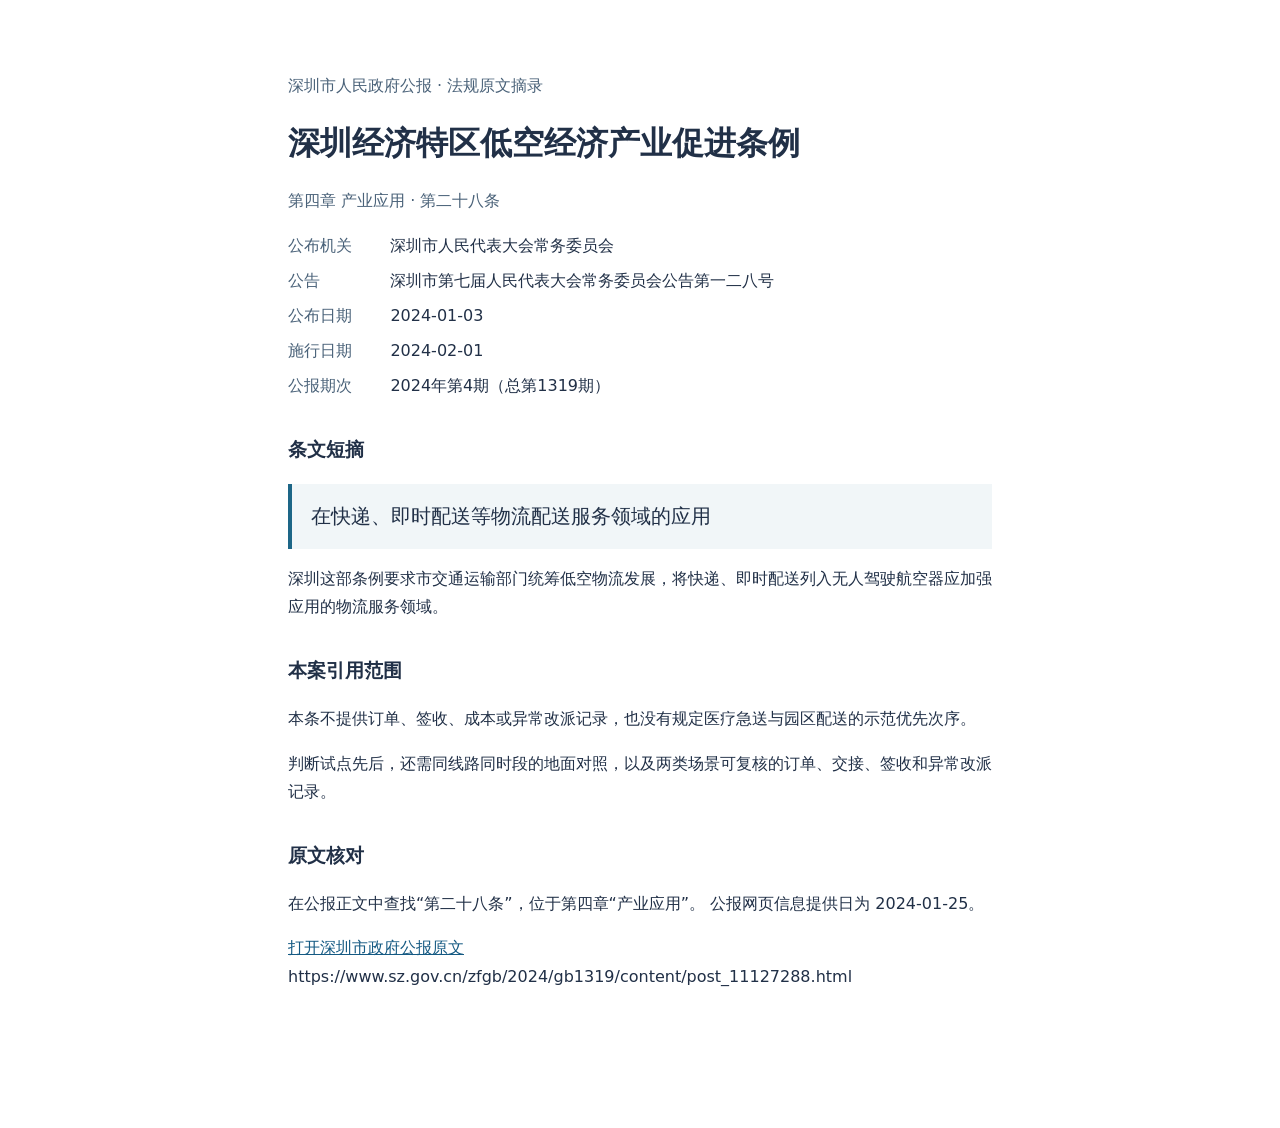
<file: v2/detail/trace-sources/sz-low-altitude-article-28.html>
<!doctype html>
<html lang="zh-CN"><meta charset="utf-8"><meta name="viewport" content="width=device-width,initial-scale=1"><title>深圳经济特区低空经济产业促进条例 · 第二十八条摘录</title>
<style>html{color-scheme:light}body{max-width:44rem;margin:8vh auto;padding:0 1.5rem 3rem;font:16px/1.8 system-ui,sans-serif;color:#213047}header p,dt{color:#4a6279}h1{line-height:1.35;font-size:2rem}h2{font-size:1.2rem;margin-top:2rem}blockquote{margin:1rem 0;padding:.9rem 1.2rem;border-left:.25rem solid #1d6687;background:#f1f6f8;font-size:1.25rem}dl{display:grid;grid-template-columns:6rem 1fr;gap:.4rem}dd{margin:0}a{overflow-wrap:anywhere;color:#155a83}</style>
<main><header><p>深圳市人民政府公报 · 法规原文摘录</p><h1>深圳经济特区低空经济产业促进条例</h1><p>第四章 产业应用 · 第二十八条</p></header>
<dl><dt>公布机关</dt><dd>深圳市人民代表大会常务委员会</dd><dt>公告</dt><dd>深圳市第七届人民代表大会常务委员会公告第一二八号</dd><dt>公布日期</dt><dd>2024-01-03</dd><dt>施行日期</dt><dd>2024-02-01</dd><dt>公报期次</dt><dd>2024年第4期（总第1319期）</dd></dl>
<h2>条文短摘</h2><blockquote>在快递、即时配送等物流配送服务领域的应用</blockquote><p>深圳这部条例要求市交通运输部门统筹低空物流发展，将快递、即时配送列入无人驾驶航空器应加强应用的物流服务领域。</p>
<h2>本案引用范围</h2><p>本条不提供订单、签收、成本或异常改派记录，也没有规定医疗急送与园区配送的示范优先次序。</p><p>判断试点先后，还需同线路同时段的地面对照，以及两类场景可复核的订单、交接、签收和异常改派记录。</p>
<h2>原文核对</h2><p>在公报正文中查找“第二十八条”，位于第四章“产业应用”。 公报网页信息提供日为 2024-01-25。</p><p><a href="https://www.sz.gov.cn/zfgb/2024/gb1319/content/post_11127288.html">打开深圳市政府公报原文</a><br>https://www.sz.gov.cn/zfgb/2024/gb1319/content/post_11127288.html</p></main></html>
</file>
<file: assets/model-management.css>
.wm-settings {
  --wm-ink: #1d2939;
  --wm-muted: #627086;
  --wm-border: #dce4ef;
  --wm-blue: #165dff;
  box-sizing: border-box;
  width: 100%;
  height: 100%;
  overflow: auto;
  background: white;
  color: var(--wm-ink);
  font: 14px/1.55 -apple-system, BlinkMacSystemFont, "PingFang SC", "Microsoft YaHei", sans-serif;
  text-align: left;
}
.wm-settings *, .wm-settings *::before { box-sizing: border-box; }
.wm-settings .wm-layout {
  padding: 0 clamp(14px, 2vw, 28px) 24px;
}
.wm-settings button { font: inherit; cursor: pointer; }
.wm-settings :is(button, input, select):focus-visible {
  outline: 2px solid var(--wm-blue);
  outline-offset: 2px;
}
.wm-settings .wm-button svg {
  flex: none;
  width: 15px;
  height: 15px;
  fill: none;
  stroke: currentColor;
  stroke-width: 1.65;
  stroke-linecap: round;
  stroke-linejoin: round;
}
.wm-settings .wm-toolbar {
  display: flex;
  align-items: center;
  gap: 12px;
  min-height: 60px;
  padding: 12px 0;
}
.wm-settings h1, .wm-settings h2 {
  margin: 0;
  color: var(--wm-ink);
  font-weight: 600;
  letter-spacing: normal;
}
.wm-settings h1 { margin-inline-end: auto; font-size: 16px; line-height: 24px; }
.wm-settings h1:focus { outline: none; }
.wm-settings h2 { font-size: 18px; line-height: 26px; }
.wm-settings .wm-button {
  display: inline-flex;
  align-items: center;
  justify-content: center;
  gap: 7px;
  min-height: 34px;
  padding: 5px 14px;
  background: white;
  border: 1px solid #cdd7e5;
  border-radius: 6px;
  color: #33465f;
  font-size: 14px;
}
.wm-settings .wm-button:hover { background: #f5f8fd; border-color: #aabbd4; }
.wm-settings .wm-button.wm-primary { background: var(--wm-blue); border-color: var(--wm-blue); color: white; }
.wm-settings .wm-button.wm-primary:hover { background: #104bce; border-color: #104bce; }
.wm-settings .wm-filters {
  display: flex;
  align-items: center;
  gap: clamp(8px, 1vw, 16px);
  overflow-x: auto;
  margin: 0 0 16px;
  padding: 3px;
}
.wm-settings .wm-filters label,
.wm-settings .wm-name-filter,
.wm-settings .wm-query-actions {
  display: inline-flex;
  align-items: center;
  gap: 8px;
  white-space: nowrap;
  color: #344861;
}
.wm-settings .wm-name-filter { flex: 0 1 304px; min-width: 208px; }
.wm-settings .wm-query-field { position: relative; flex: 1; min-width: 0; }
.wm-settings .wm-query-count {
  position: absolute;
  inset-inline-end: 10px;
  top: 50%;
  transform: translateY(-50%);
  pointer-events: none;
  color: var(--wm-muted);
  font-size: 12px;
  font-variant-numeric: tabular-nums;
}
.wm-settings .wm-filters .wm-button { flex-shrink: 0; white-space: nowrap; }
.wm-settings .wm-filters .wm-primary { margin-inline-start: auto; }
.wm-settings .wm-query { color: var(--wm-blue); border-color: #adc6ff; }
.wm-settings .wm-filters :is(input, select) {
  height: 34px;
  padding: 5px 10px;
  border: 1px solid #cdd7e5;
  border-radius: 6px;
  background: white;
  color: var(--wm-ink);
  font: inherit;
}
.wm-settings .wm-filters input { width: 100%; padding-inline-end: 60px; }
.wm-settings .wm-filters input::placeholder { color: #758398; }
.wm-settings .wm-filters select { width: clamp(94px, 8vw, 128px); appearance: auto; }
.wm-settings .wm-table-scroll { overflow-x: auto; border: 1px solid var(--wm-border); border-radius: 7px; }
.wm-settings table { width: 100%; min-width: 600px; border-collapse: collapse; table-layout: fixed; text-align: left; }
.wm-settings .wm-col-name { width: 23%; }
.wm-settings .wm-col-address { width: 43%; }
.wm-settings .wm-col-state { width: 15%; }
.wm-settings .wm-col-actions { width: 19%; }
.wm-settings th, .wm-settings td { padding: 14px 16px; text-align: left; vertical-align: middle; }
.wm-settings th:first-child, .wm-settings td:first-child { padding-left: 24px; }
.wm-settings th {
  padding-block: 11px;
  background: #f5f8fc;
  border-bottom: 1px solid #e4eaf2;
  color: #4d5f78;
  font-size: 13px;
  font-weight: 550;
}
.wm-settings tbody tr + tr td { border-top: 1px solid #e8edf4; }
.wm-settings .wm-name { font-weight: 550; overflow-wrap: anywhere; }
.wm-settings .wm-address { color: #52657d; font-size: 13px; overflow-wrap: anywhere; }
.wm-settings .wm-default {
  display: inline-block;
  margin-left: 7px;
  padding: 1px 6px;
  vertical-align: 1px;
  border-radius: 4px;
  background: #edf3ff;
  color: #235ec6;
  font-size: 11px;
  line-height: 17px;
  font-weight: 500;
}
.wm-settings .wm-state {
  display: inline-flex;
  gap: 6px;
  align-items: center;
  padding: 2px 8px;
  border-radius: 5px;
  background: #f0f2f5;
  color: #657185;
  font-size: 12px;
  white-space: nowrap;
}
.wm-settings .wm-state::before { content: ""; width: 6px; height: 6px; border-radius: 50%; background: currentColor; }
.wm-settings .wm-state.wm-online { background: #eaf6ee; color: #26774b; }
.wm-settings .wm-actions { display: flex; align-items: center; flex-wrap: wrap; gap: 4px 12px; }
.wm-settings .wm-action { padding: 2px 0; background: none; border: 0; color: #1859ce; font-size: 13px; white-space: nowrap; }
.wm-settings .wm-action:hover { text-decoration: underline; }
.wm-settings .wm-empty { padding: 34px 16px; text-align: center; color: var(--wm-muted); }
.wm-settings .wm-result { margin: 12px 2px 0; color: #276742; }
.wm-settings :is(.wm-result, .wm-error):empty { display: none; }
.wm-settings .wm-result.wm-failure, .wm-settings .wm-error { color: #ac3535; }
.wm-settings .wm-dialog {
  position: fixed;
  inset: 0;
  width: min(460px, calc(100% - 32px));
  max-width: none;
  max-height: calc(100dvh - 32px);
  margin: auto;
  padding: 0;
  overflow: auto;
  border: 1px solid var(--wm-border);
  border-radius: 12px;
  background: white;
  box-shadow: 0 18px 64px #1a2b4d33;
  color: var(--wm-ink);
}
.wm-settings .wm-dialog:not([open]) { display: none; }
.wm-settings .wm-dialog::backdrop { background: #25344e52; }
.wm-settings .wm-dialog form { margin: 0; }
.wm-settings .wm-dialog h2 { padding: 19px 22px 14px; border-bottom: 1px solid #e8edf4; }
.wm-settings .wm-fields { display: grid; gap: 14px; padding: 17px 22px 20px; }
.wm-settings .wm-fields label { display: grid; gap: 6px; color: #344861; font-size: 13px; }
.wm-settings .wm-fields b { color: #bd4552; }
.wm-settings .wm-fields small { margin-left: 4px; color: var(--wm-muted); font-size: 12px; }
.wm-settings .wm-fields input {
  width: 100%;
  min-width: 0;
  height: 38px;
  padding: 7px 10px;
  border: 1px solid #c9d5e4;
  border-radius: 6px;
  background: white;
  color: var(--wm-ink);
  font: inherit;
}
.wm-settings .wm-fields input::placeholder { color: #8895a8; }
.wm-settings .wm-fields input:focus-visible { border-color: #6998ff; outline: 2px solid #e5eeff; outline-offset: 0; }
.wm-settings .wm-error { margin: 0; font-size: 13px; }
.wm-settings .wm-dialog footer { display: flex; justify-content: flex-end; gap: 8px; padding: 12px 22px; border-top: 1px solid #e8edf4; }
</file>
<file: assets/model-settings.css>
.workbench-model-menu-header {
  display: flex;
  align-items: center;
  justify-content: space-between;
  gap: 12px;
  padding: 6px 9px;
  font-size: 14px;
  line-height: 22px;
  font-weight: 550;
}
.model-settings-trigger {
  display: inline-grid;
  place-items: center;
  flex: none;
  width: 28px;
  height: 28px;
  border: 0;
  border-radius: 5px;
  background: transparent;
  color: #64748b;
  cursor: pointer;
}
.model-settings-trigger svg { width: 16px; height: 16px; }
.model-settings-trigger:hover, .model-settings-trigger:focus-visible {
  background: #edf3ff;
  color: #165dff;
}
.model-settings-trigger:focus-visible { outline: 2px solid #7da2f2; }
.workbench-model-default {
  margin-inline-start: 6px;
  padding: 1px 5px;
  border-radius: 4px;
  color: #285dc5;
  background: #edf3ff;
  font-size: 11px;
  line-height: 16px;
  white-space: nowrap;
}
.workbench-model-empty { padding: 8px; font-size: 13px; color: #65758b; }
#model-management-view { min-width: 0; min-height: 0; height: 100%; }
.workbench-model-option-name { min-width: 0; overflow-wrap: anywhere; }
</file>
<file: assets/resource-libraries.css>
/* Resource libraries share the typography and control sizes of the skill gallery. */
.lib-panel,.lib-dialog { color:var(--color-text); font-size:14px; line-height:1.55; text-align:start; }
.lib-panel { width:100%; min-width:0; padding-bottom:16px; }
.lib-toolbar { display:flex; align-items:center; justify-content:space-between; gap:12px; flex-wrap:wrap; margin-bottom:16px; }
.lib-grid { display:grid; grid-template-columns:repeat(2,minmax(0,1fr)); gap:14px; }
.lib-card { min-width:0; padding:16px 18px; border:1px solid var(--color-border); border-radius:10px; background:rgb(255 255 255 / 86%); }
.lib-dialog { position:fixed; inset:0; margin:auto; width:min(600px,calc(100% - 32px)); max-height:calc(100dvh - 32px); padding:0; border:1px solid #e2e7f0; border-radius:16px; background:linear-gradient(155deg,#fff 45%,#f7faff); overflow:hidden; box-shadow:0 18px 64px rgb(26 43 77 / 18%); }
.lib-dialog[open] { display:flex; flex-direction:column; }
.lib-dialog::backdrop { background:rgb(37 52 78 / 32%); backdrop-filter:blur(4px); }
.lib-head,.lib-foot { flex:none; display:flex; align-items:center; justify-content:space-between; gap:12px; padding:17px 22px; }
.lib-head h2 { min-width:0; overflow-wrap:anywhere; font-size:18px; line-height:26px; font-weight:600; }
.lib-head .close-button { flex:none; padding:0; cursor:pointer; }
.lib-head .close-button:hover { background:var(--color-hover); color:var(--color-secondary); }
.lib-body { min-height:0; padding:4px 22px 18px; overflow:auto; overscroll-behavior:contain; }
.lib-foot { border-top:1px solid var(--color-border); justify-content:flex-end; padding-block:12px; }
.lib-btn { display:inline-flex; align-items:center; justify-content:center; flex-shrink:0; padding:4px 10px; min-height:30px; border:1px solid var(--color-border); border-radius:6px; background:white; color:var(--color-text); font:inherit; font-size:13px; line-height:20px; cursor:pointer; }
.lib-btn:hover:not(:disabled) { background:#f3f6fc; color:var(--color-primary); }
.lib-btn.lib-primary { background:var(--color-primary); border-color:var(--color-primary); color:white; }
.lib-btn.lib-primary:hover:not(:disabled) { background:#124cd5; color:white; }
.lib-panel button:focus-visible,.lib-dialog :is(button,summary):focus-visible { outline:2px solid var(--color-primary); outline-offset:2px; }
.lib-btn:disabled { opacity:.48; cursor:default; }
.lib-field { min-width:0; padding:6px 10px; border:1px solid var(--color-border); border-radius:6px; background:white; color:var(--color-text); font:inherit; }
.lib-empty { padding:32px 16px; text-align:center; color:var(--color-secondary); line-height:1.65; }
.lib-tag { display:inline-block; border-radius:4px; padding:2px 7px; background:#f2f4f8; color:var(--color-secondary); font-size:12px; font-weight:400; }
.lib-muted { color:var(--color-secondary); font-size:13px; }
.lib-error { color:#a32c27; }
.assignment-body { display:grid; gap:16px; }
.assignment-layout { display:grid; grid-template-columns:minmax(140px,.88fr) minmax(0,1.4fr); gap:18px; }
.assignment-layout section { min-width:0; }
.assignment-layout h3 { font-size:14px; font-weight:600; margin:4px 0; }
.assignment-heading,.assignment-form-actions { display:flex; align-items:center; justify-content:space-between; gap:6px; }
.assignment-heading { min-height:32px; }
.assignment-list { list-style:none; padding:0; margin:6px 0 0; }
.assignment-list li { display:flex; align-items:center; gap:4px; }
.assignment-project { text-align:left; flex:1; overflow-wrap:anywhere; }
.assignment-project,.assignment-add { padding:5px 8px; border-radius:5px; }
.assignment-project[aria-pressed=true],.assignment-add:hover { background:#edf3ff; color:var(--color-primary); }
.assignment-task-list { display:grid; margin-top:10px; gap:4px; }
.assignment-task-list label { display:flex; gap:8px; align-items:center; overflow-wrap:anywhere; padding:4px; }
.assignment-task-list input { accent-color:var(--color-primary); }
.assignment-form { display:grid; gap:10px; padding:14px; border-radius:8px; background:#f1f5fb; }
.assignment-form label { display:grid; gap:4px; }
.assignment-form-actions { justify-content:flex-end; }
.lib-linked-files { margin-top:14px; display:grid; gap:5px; }
.lib-linked-files summary { cursor:pointer; }
.lib-linked-files pre { white-space:pre-wrap; overflow-wrap:anywhere; max-height:190px; overflow:auto; }
@media(max-width:760px) { .lib-grid {grid-template-columns:minmax(0,1fr);} }
@media(max-width:480px) { .lib-head,.lib-foot {padding:12px 14px;} .lib-body{padding:2px 14px 14px;} .assignment-layout{grid-template-columns:1fr;gap:8px;} }

.kb-library,.kb-stack,.kb-file-copy { display:grid;gap:12px;min-width:0; }
.kb-spread,.kb-actions,.kb-pages,.kb-foot { display:flex;align-items:center;gap:10px;flex-wrap:wrap; }
.kb-spread { justify-content:space-between; }
.kb-actions { gap:6px; }
.kb-pages,.kb-foot { justify-content:flex-end; }
.kb-grid { align-items:stretch; }
.kb-card { display:grid;align-content:space-between;gap:12px;min-width:0; }
.kb-card h3,.kb-card p,.kb-stack h3 { margin:0; }
.kb-title { padding:0;border:0;text-align:start;background:none;color:inherit;font:inherit;font-weight:600;cursor:pointer;overflow-wrap:anywhere; }
.kb-title:hover { color:#165dff; }
.kb-dialog.lib-dialog { position:fixed;inset:0;margin:auto;width:min(590px,calc(100vw - 32px));max-width:calc(100vw - 32px);max-height:calc(100dvh - 48px);padding:0;border:1px solid #e2e6f0;border-radius:16px;background:white;color:#1d2129;box-shadow:0 14px 65px #27385928; }
.kb-dialog[open] { display:flex;flex-direction:column;overflow:hidden; }
.kb-dialog::backdrop { background:#1d294749; }
.kb-dialog .lib-head,.kb-dialog .lib-foot { flex-shrink:0;padding:16px 22px; }
.kb-dialog .lib-foot { border-top:1px solid #eef0f5; }
.kb-dialog .lib-head h2 { font-size:18px;margin:0; }
.kb-dialog .kb-body { min-height:0;overflow:auto;padding:4px 22px 18px; }
.kb-stack > .lib-field { width:100%; }
.kb-stack > label { font-weight:500; }
.kb-stack label + .lib-field { margin-top:-6px; }
.kb-required,.kb-error,.kb-danger { color:#b72828; }
.kb-library { container-type:inline-size; }
.kb-list-toolbar { justify-content:flex-start; gap:8px 16px; margin-bottom:0; }
.kb-search-actions { display:flex; align-items:center; gap:8px; width:min(100%, 400px); }
.kb-search-actions .kb-search { flex:1 1 0; min-width:0; height:36px; }
.kb-search-actions .lib-primary { flex:none; height:36px; padding-inline:14px; white-space:nowrap; }
.kb-list-toolbar .kb-stats { margin-inline-start:auto; justify-content:flex-end; font-size:12px; }
.kb-stats { display:flex; flex-wrap:wrap; align-items:center; gap:4px 12px; }
.kb-stats > span + span { display:inline-flex; align-items:center; gap:12px; }
.kb-stats > span + span::before { content:""; flex:none; height:1em; border-inline-start:1px solid var(--color-border); }
.kb-welcome {
  display:grid; grid-template-columns:auto minmax(0,max-content); align-items:center;
  justify-content:center; gap:12px 20px; padding:22px 20px;
  border:1px solid #dfe7f4; border-radius:10px; background:linear-gradient(110deg,#f1f6ff,#f9fbff 65%,#f6f8fd);
}
.kb-welcome h3 { margin:0; color:var(--color-text); font-size:16px; font-weight:600; line-height:24px; }
.kb-welcome p { margin:3px 0 0; color:var(--color-secondary); line-height:21px; }
.kb-folder-art { position:relative; display:block; width:54px; height:48px; }
.kb-folder-art::before {
  content:""; position:absolute; inset:7px 4px 3px 2px; background:#5485d9;
  clip-path:polygon(0 0,36% 0,45% 12%,100% 12%,100% 100%,0 100%); border-radius:5px;
}
.kb-folder-paper {
  position:absolute; inset:6px 9px 10px 10px; background:linear-gradient(white,#eff5ff);
  border:1px solid #c3d5f1; border-radius:3px; transform:rotate(5deg);
}
.kb-folder-paper::before { content:""; position:absolute; top:5px; left:5px; width:50%; height:2px; background:#bccfee; }
.kb-folder-front {
  position:absolute; inset:18px 2px 3px 2px; transform:skewX(-6deg); transform-origin:left bottom;
  border:1px solid #6396ee; border-radius:4px 5px 6px 5px;
  background:linear-gradient(145deg,#98bfff,#558ced);
}
@container (max-width: 560px) {
  .kb-welcome { grid-template-columns:auto minmax(0,1fr); justify-content:start; gap:10px 14px; padding:16px; }
}
@container (max-width: 320px) {
  .kb-stats > span + span::before { display:none; }
}
.kb-actions [aria-pressed="true"] { color:#165dff;background:#eef4ff; }
.kb-upload { display:grid;gap:10px;padding:18px;border:1px dashed #c6d4ef;border-radius:10px;background:#f7faff; }
.kb-files { margin:0;padding:0;list-style:none; }
.kb-files > li { display:flex;align-items:center;justify-content:space-between;gap:10px;border-bottom:1px solid #edf0f5;padding:10px 0; }
.kb-files > li:last-child { border-bottom:0; }
.kb-files .kb-actions { flex-shrink:0; }
.kb-file-copy { gap:3px; }
.kb-file-copy strong,.kb-content,.kb-card p { overflow-wrap:anywhere; }
.kb-file-copy small { color:#687387;font-size:12px; }
.kb-content { max-height:46dvh;overflow:auto;white-space:pre-wrap;background:#f6f8fc;border-radius:10px;padding:15px;margin:0;font:inherit;line-height:1.7; }
.kb-link { color:#165dff; }
@media(max-width:590px) {
  .kb-dialog .lib-head,.kb-dialog .lib-foot {padding:12px 14px;}
  .kb-dialog .kb-body {padding:4px 14px 12px;}
  .kb-files > li {flex-wrap:wrap;}
}
.kb-upload { width:100%;align-content:center;justify-items:center;cursor:pointer;color:#384861; }
.kb-upload small { color:#687387;font-size:12px; }
.kb-upload[data-dragging="true"] { border-color:#165dff;background:#eaf2ff; }

.tpl-library { min-width: 0; }
.tpl-toolbar, .tpl-bar, .tpl-inline, .tpl-tags, .tpl-card-actions, .tpl-tabs {
  display: flex; flex-wrap: wrap; align-items: center; gap: 8px;
}
.tpl-toolbar { align-items: center; justify-content: flex-start; gap: 12px; margin-block: 12px 16px; }
.tpl-toolbar > .tpl-field {
  display: grid; grid-template-columns: max-content minmax(0,1fr); align-items: center;
  column-gap: 8px; min-width: min(100%,146px); flex: 0 1 158px;
}
.tpl-toolbar > .tpl-field:nth-child(3) { flex: 1 1 220px; }
.tpl-toolbar > .tpl-inline { flex: none; }
.tpl-toolbar :is(.lib-select-trigger, input, .lib-btn) { height: 36px; }
.tpl-bar { justify-content: space-between; margin-block: 16px; gap: 12px; }
.tpl-tabs { gap: 4px; }
.tpl-tabs .lib-btn { border-color: transparent; background: transparent; }
.tpl-tabs .lib-btn[aria-pressed=true] { color: var(--color-primary); background: #eaf1ff; }
.tpl-grid { align-items: stretch; }
.tpl-card { min-width: 0; display: flex; flex-direction: column; gap: 10px; }
.tpl-card header, .tpl-history, .tpl-picker article { display: flex; align-items: center; justify-content: space-between; flex-wrap: wrap; gap: 10px; }
.tpl-card h3, .tpl-dialog h3 { margin: 0; font-weight: 600; font-size: 16px; line-height: 24px; }
.tpl-card header small { flex-shrink: 0; }
.tpl-card-actions { margin-top: auto; }
.tpl-summary { margin: 0; color: var(--color-secondary); line-height: 1.65; }
.tpl-dialog.tpl-wide { width: min(680px, calc(100% - 24px)); }
.tpl-dialog-body { min-height: 0; overscroll-behavior: contain; overflow-wrap: anywhere; }
.tpl-dialog-body > h3 { margin: 18px 0 8px; }
.tpl-dialog-body > h3:first-child { margin-top: 0; }
.tpl-dialog-body > .tpl-tags { margin-block: 6px 10px; }
.tpl-form, .tpl-share-controls { display: grid; gap: 14px; }
.tpl-form > .lib-btn { justify-self: start; }
.tpl-share-controls { border-top: 1px solid var(--color-border); padding-top: 16px; margin-top: 18px; }
.tpl-field { display: flex; min-width: 0; flex-direction: column; gap: 5px; font-size: 14px; }
.tpl-field > span { color: var(--color-secondary); font-size: 13px; }
.tpl-field input, .tpl-field textarea, button.lib-select-trigger {
  min-width: 0; width: 100%; border-radius: 7px; border: 1px solid var(--color-border);
  background: white; color: var(--color-text); padding: 7px 10px; line-height: 1.5;
}
button.lib-select-trigger {
  display:flex; align-items:center; justify-content:space-between; gap:8px;
  text-align:start; cursor:pointer; font:inherit; line-height:1.5;
}
.lib-select-trigger::after {
  content:""; flex:none; width:16px; height:16px;
  background:var(--color-muted); mask:url("../figma/img.svg") center / contain no-repeat;
}
.lib-select-value { min-width:0; overflow:hidden; white-space:nowrap; text-overflow:ellipsis; }
.lib-select-menu {
  width:max(224px,var(--radix-dropdown-menu-trigger-width,0px));
  max-width:min(calc(100vw - 24px),var(--radix-dropdown-menu-content-available-width,100vw));
  min-width:0; text-align:start;
}
.tpl-field textarea { resize: vertical; min-height: 54px; }
button.lib-select-trigger:is(:focus-visible,[data-state="open"]) {
  border-color: var(--text-field-focus-border);
  outline: none;
}
@media (forced-colors: active) {
  button.lib-select-trigger:focus-visible { outline: 1px solid Highlight; outline-offset:-1px; }
  .lib-select-trigger::after { forced-color-adjust:none; background:ButtonText; }
}
.tpl-columns, .tpl-style { display: grid; grid-template-columns: repeat(2,minmax(0,1fr)); gap: 12px; }
.tpl-style { grid-template-columns: repeat(4,minmax(0,1fr)); }
.tpl-section { display: grid; min-width: 0; gap: 10px; border: 1px solid var(--color-border); padding: 10px 14px 14px; border-radius: 10px; }
.tpl-section legend { padding-inline: 4px; font-weight: 600; }
.tpl-section .tpl-inline > .tpl-field { flex-grow: 1; }
.tpl-outline { padding-left: 1.55em; list-style-type: decimal; }
.tpl-outline > li { padding: 4px 0 4px 3px; }
.tpl-outline p, .tpl-outline ul { color: var(--color-secondary); font-size: .9em; }
.tpl-outline ul { list-style: disc; padding-inline-start: 1.3em; }
.tpl-picker { display: grid; margin-top: 12px; }
.tpl-history, .tpl-picker article { padding-block: 12px; border-bottom: 1px solid var(--color-border); }
.tpl-history:last-child, .tpl-picker article:last-child { border: 0; }
.tpl-history small, .tpl-picker article small { display: block; color: var(--color-secondary); margin-top: 2px; }
.tpl-danger, .tpl-error { color: #ae3029; }
@media(max-width: 540px) {
  .tpl-toolbar > .tpl-field { flex: 1 1 calc(50% - 6px); }
  .tpl-columns, .tpl-style { grid-template-columns: repeat(2,minmax(0,1fr)); }
  .tpl-bar { align-items: start; }
}
.tpl-drop { position: relative; display: grid; gap: 4px; padding: 16px; background: #f7faff; border: 1px dashed #b2c5e5; border-radius: 8px; cursor: pointer; }
.tpl-drop small { color: var(--color-secondary); }
.tpl-drop input { inset: 0; position: absolute; opacity: 0; width: 100%; height: 100%; cursor: pointer; }
.tpl-drop:focus-within { outline: 2px solid var(--color-primary); outline-offset: 2px; }
</file>
<file: assets/skill-picker.css>
.skill-picker-menu {
  display: flex;
  flex-direction: column;
  width: min(320px, calc(100vw - 20px));
  max-height: min(296px, var(--radix-dropdown-menu-content-available-height));
  overflow: hidden;
}
.skill-picker-search { flex: none; padding: 4px; }
.strategy-workspace [data-choosing-skills] .composer-entry-line { min-height: 0; }
.skill-picker-search input { height: 32px; width: 100%; }
.skill-picker-list {
  min-height: 0;
  overflow-y: auto;
  overscroll-behavior: contain;
  scrollbar-width: thin;
}
.skill-picker-row {
  width: 100%; min-height: 36px; padding: 4px 8px; gap: 8px;
  text-align: start; cursor: pointer; color: var(--color-text);
}
.skill-picker-name { flex: 1; min-width: 0; overflow-wrap: anywhere; }
.skill-picker-row > svg { color: var(--color-primary); flex: none; }
.skill-picker-row:is(:hover,[data-highlighted]) { background: #f2f3f5; }
.skill-picker-row:focus { outline: none; }
.skill-picker-row:focus-visible { background: #e6e8ec; }
@media (forced-colors: active) {
  .skill-picker-row:focus-visible { outline: 2px solid Highlight; outline-offset: -2px; }
}
.skill-picker-empty { margin: 0; padding: 16px 10px; color: var(--color-secondary); font-size: 13px; text-align: center; }
@media (any-pointer: coarse) {
  .skill-picker-row { min-height: 44px; }
}
</file>
<file: assets/skill-gallery-updates.css>
.skill-gallery-filters {
  display: flex;
  flex-wrap: wrap;
  align-items: center;
  width: 100%;
  gap: 8px;
}
.skill-gallery-filters .lib-field {
  flex: 0 1 250px;
  min-width: 0;
  height: 34px;
  font-size: 14px;
}
.skill-gallery-filters button.lib-select-trigger {
  width: auto;
  min-width: 108px;
  height: 34px;
  padding-block: 4px;
  font-size: 14px;
}
.skill-search-empty {
  width: 100%;
  padding: 16px;
  text-align: center;
  color: var(--color-secondary);
  font-size: 14px;
}
.skill-card .skill-tags { flex-wrap: wrap; }
.skill-card { cursor: pointer; }
.skill-card [data-slot="card-header"] { flex-wrap: wrap; gap: 6px 10px; }
.skill-card .skill-detail-actions { margin-inline-start: auto; gap: 8px; }
.skill-card-title-button {
  padding: 0;
  border: 0;
  border-radius: 3px;
  background: transparent;
  color: inherit;
  font: inherit;
  text-align: start;
  cursor: pointer;
}
.skill-card-title-button:focus-visible,
.skill-task-button:focus-visible {
  outline: 2px solid var(--color-primary);
  outline-offset: 2px;
}
.skill-task-button {
  flex: none;
  display: inline-grid;
  place-items: center;
  width: 28px;
  height: 28px;
  padding: 0;
  border: 0;
  border-radius: 3px;
  background: transparent;
  box-shadow: none;
  color: #205cc8;
  cursor: pointer;
}
.skill-task-button:disabled { cursor: default; color: var(--color-primary); background: transparent; }
.skill-detail-primary:disabled { cursor: default; opacity: .6; }
.skill-task-button:is(:hover,:active):enabled { color: var(--color-primary); background: transparent; }
.skill-detail-footer { flex-wrap: wrap; }
@media (any-pointer: coarse) {
  .skill-task-button { width: 44px; height: 44px; }
}
.skill-detail-meta { display: flex; flex-wrap: wrap; align-items: center; gap: 4px 9px; }
.skill-detail-meta time { margin-top: 2px; color: var(--color-secondary); font-size: 12px; line-height: 18px; }
.skill-detail-dismiss { flex: none; margin-inline-start: auto; align-self: flex-start; cursor: pointer; }
.skill-detail-dismiss:hover { background: var(--color-hover); }
.skill-detail-examples li {
  padding: 0;
  border: 1px solid #e1e6ee;
  border-radius: 8px;
  background: #fff;
  color: var(--color-text);
}
.skill-detail-examples button {
  display: flex;
  width: 100%;
  justify-content: space-between;
  align-items: center;
  gap: 12px;
  min-height: 40px;
  padding: 8px 12px;
  border-radius: inherit;
  color: inherit;
  text-align: start;
  cursor: pointer;
}
.skill-detail-examples button:hover { background: #f5f6f8; }
.skill-example-insert {
  flex: none;
  color: #295bb9;
  font-size: 12px;
  font-weight: 500;
  line-height: 18px;
}
.skill-detail-scenarios {
  grid-template-columns: repeat(3, minmax(0, 1fr));
  gap: 0;
  padding: 14px 0;
  border-radius: 8px;
  background: #f0f3f8;
}
.skill-detail-scenarios > div {
  grid-template-columns: minmax(0, 1fr);
  align-content: start;
  gap: 4px;
  padding-inline: 14px;
}
.skill-detail-scenarios > div + div { border-inline-start: 1px solid #d8dfe9; }
.skill-detail-scenarios dt { font-weight: 600; }
.skill-detail-scenarios dd { font-size: 13px; line-height: 20px; }
@media (max-width: 500px) {
  .skill-detail-scenarios { grid-template-columns: minmax(0, 1fr); padding: 0 12px; }
  .skill-detail-scenarios > div {
    grid-template-columns: 5.25em minmax(0, 1fr);
    align-items: baseline;
    gap: 10px;
    padding: 10px 0;
  }
  .skill-detail-scenarios > div + div { border-inline-start: 0; border-top: 1px solid #d8dfe9; }
  .skill-detail-examples button { min-height: 44px; }
}
@media (max-width: 540px) {
  .skill-gallery-filters .lib-field { flex: 1 0 100%; }
  .skill-gallery-filters button.lib-select-trigger { min-width: 0; flex: 1; }
}
</file>
<file: assets/portal-topbar.css>
/* Portal header styles adapted from the shared homepage navigation. */
#siteHeader.site-header.topbar {
  --portal-tab-width: 88px;
  --portal-header-ink: #1d2129;
  --portal-header-blue: #165dff;
  position: sticky;
  z-index: 28;
  top: 0;
  display: block;
  grid-column: 1 / -1;
  width: 100%;
  min-width: 0;
  height: var(--portal-header-height, 56px);
  padding: 0;
  border: 0;
  color: var(--portal-header-ink);
  background:
    url("portal-header-background.webp") center -156px / max(100%, 2000px) 1016px no-repeat,
    linear-gradient(110deg, #d5e7fc, #e8f1fe 50%, #e0e5fc);
  font-family: "PingFang SC", "Microsoft YaHei", "Noto Sans CJK SC", Arial, sans-serif;
}

#siteHeader [hidden],
#mobileBackdrop[hidden],
#mobileDrawer[hidden] {
  display: none !important;
}

#siteHeader a,
#mobileDrawer a {
  text-decoration: none;
}

#siteHeader :focus-visible,
#mobileDrawer :focus-visible {
  outline: 2px solid rgba(22, 93, 255, .38);
  outline-offset: -2px;
}

#siteHeader .header-inner {
  display: flex;
  width: 100%;
  min-width: 0;
  height: 100%;
  align-items: stretch;
  gap: 16px;
  padding: 0 16px;
}

#siteHeader .brand-lockup {
  display: flex;
  flex: 0 0 200px;
  align-items: center;
}

#siteHeader .brand-home {
  display: inline-flex;
  width: 100%;
  height: 100%;
  align-items: center;
  gap: 8px;
  padding: 6px 2px;
  border-radius: 6px;
  color: var(--portal-header-ink);
  font-size: 16px;
  font-weight: 500;
  line-height: 24px;
  white-space: nowrap;
}

#siteHeader .brand-home img {
  display: block;
  flex: 0 0 28px;
  object-fit: contain;
}

#siteHeader .desktop-nav {
  display: flex;
  min-width: 0;
  flex: 1 1 auto;
  align-items: stretch;
  gap: 4px;
}

#siteHeader .nav-trigger {
  position: relative;
  display: inline-flex;
  min-width: var(--portal-tab-width);
  height: 100%;
  flex: 0 0 auto;
  align-items: center;
  justify-content: center;
  padding: 9px 8px;
  border: 0;
  border-radius: 2px;
  color: var(--portal-header-ink);
  background: transparent;
  font-size: 14px;
  line-height: 22px;
  white-space: nowrap;
  transition: color 150ms ease, background-color 150ms ease;
}

#siteHeader .nav-trigger:hover {
  color: var(--portal-header-blue);
  background: rgba(255, 255, 255, .16);
}

#siteHeader .nav-trigger:is(.is-active, .is-current, .is-open, [aria-current="page"], [aria-expanded="true"]) {
  border-radius: 0;
  color: var(--portal-header-blue);
  background: linear-gradient(180deg, rgba(255, 255, 255, .24), #fff);
  font-weight: 500;
}

#siteHeader .nav-trigger:is(.is-active, .is-current, .is-open, [aria-current="page"], [aria-expanded="true"], :focus-visible)::after {
  position: absolute;
  inset: 0 0 auto;
  height: 4px;
  background: #fff;
  content: "";
}

#siteHeader .header-actions,
#siteHeader .utility-nav {
  display: flex;
  flex: 0 0 auto;
  align-items: center;
}

#siteHeader .header-actions {
  margin-left: auto;
}

#siteHeader :is(.utility-group, .message-center-wrap, .profile-wrap) {
  position: relative;
  display: flex;
  align-items: center;
}

#siteHeader :is(.utility-trigger, .message-center-button) {
  position: relative;
  display: inline-flex;
  height: 32px;
  flex: 0 0 auto;
  align-items: center;
  justify-content: center;
  gap: 4px;
  padding: 6px 11px;
  border: 0;
  border-radius: 22px;
  color: #4e5969;
  background: transparent;
  font-size: 14px;
  line-height: 20px;
  white-space: nowrap;
}

#siteHeader .message-center-button {
  width: 100px;
  gap: 2px;
}

#siteHeader :is(.utility-trigger, .message-center-button):is(:hover, :focus-visible, [aria-expanded="true"]) {
  border-radius: 4px;
  color: var(--portal-header-blue);
  background: rgba(11, 94, 184, .08);
}

#siteHeader :is(.utility-nav .utility-trigger, .ticket-service-button, .message-center-button)::before {
  display: block;
  width: 20px;
  height: 20px;
  flex: 0 0 20px;
  background: var(--portal-header-icon) center / 20px 20px no-repeat;
  content: "";
}

#siteHeader .utility-nav .utility-trigger {
  --portal-header-icon: url("figma-home-20261029/header-workbench.svg");
}

#siteHeader .utility-nav .utility-trigger:is(:hover, :focus-visible, [aria-expanded="true"]) {
  --portal-header-icon: url("figma-home-20261029/header-workbench-hover.svg");
}

#siteHeader .ticket-service-button {
  --portal-header-icon: url("figma-home-20261029/header-todo.svg");
  gap: 6px;
}

#siteHeader .ticket-service-button:is(:hover, :focus-visible, [aria-expanded="true"]) {
  --portal-header-icon: url("figma-home-20261029/header-todo-hover.svg");
}

#siteHeader .message-center-button {
  --portal-header-icon: url("figma-home-20261029/header-message.svg");
}

#siteHeader .message-center-button:is(:hover, :focus-visible, [aria-expanded="true"]) {
  --portal-header-icon: url("figma-home-20261029/header-message-hover.svg");
}

#siteHeader .mobile-menu-button,
#siteHeader :is(.utility-trigger, .message-center-button) svg {
  display: none;
}

#siteHeader .profile-wrap {
  height: 100%;
  margin-left: 16px;
}

#siteHeader .profile-button {
  display: flex;
  width: 112px;
  height: 40px;
  align-items: center;
  gap: 6px;
  padding: 4px 8px 4px 4px;
  border: 0;
  border-radius: 30px;
  color: var(--portal-header-ink);
  background: rgba(255, 255, 255, .48);
  font-size: 14px;
  line-height: 22px;
  white-space: nowrap;
}

#siteHeader .profile-button:is(:hover, :focus-visible, [aria-expanded="true"]) {
  color: var(--portal-header-blue);
  background: rgba(255, 255, 255, .86);
}

#siteHeader .profile-avatar {
  display: grid;
  width: 32px;
  height: 32px;
  flex: 0 0 32px;
  place-items: center;
  border-radius: 50%;
  color: #fff;
  background: url("profile-avatar-fill.svg") center / contain no-repeat, url("profile-avatar-bg.svg") center / contain no-repeat;
  font-size: 14px;
  font-weight: 500;
  line-height: 1;
}

#siteHeader .personal-trigger-label {
  min-width: 0;
  overflow: hidden;
  text-overflow: ellipsis;
}

#siteHeader .profile-button::after {
  width: 12px;
  height: 12px;
  flex: 0 0 12px;
  margin-left: auto;
  background: url("profile-caret-down.svg") center / contain no-repeat;
  content: "";
}

#siteHeader :is(.utility-menu, .profile-menu) {
  position: absolute;
  z-index: 2;
  right: 0;
  width: 160px;
  max-width: calc(100vw - 32px);
  top: calc(100% + 4px);
  padding: 4px;
  border: 1px solid #e5e6eb;
  border-radius: 4px;
  background: #fff;
  box-shadow: 0 4px 10px rgba(0, 0, 0, .10);
}

#siteHeader .utility-menu::before {
  position: absolute;
  inset: -5px 0 auto;
  height: 5px;
  content: "";
}

#siteHeader .profile-menu {
  top: calc(100% - 6px);
  width: 232px;
  padding: 12px;
  border: 0;
  border-radius: 12px;
  box-shadow: 0 12px 36px rgba(35, 56, 97, .14);
}

#siteHeader :is(.utility-menu-entry, .profile-menu-item) {
  display: flex;
  min-height: 40px;
  align-items: center;
  justify-content: space-between;
  gap: 8px;
  padding: 0 12px;
  border-radius: 2px;
  color: var(--portal-header-ink);
  font-size: 14px;
  line-height: 22px;
}

#siteHeader .profile-menu-item {
  min-height: 44px;
  border-radius: 6px;
  color: #364152;
  font-weight: 500;
}

#siteHeader :is(.utility-menu-entry, .profile-menu-item):is(:hover, :focus-visible) {
  background: #f2f3f5;
}

#siteHeader .profile-menu-item:is(:hover, :focus-visible) {
  color: var(--portal-header-blue);
}

#siteHeader .mega-menu {
  position: absolute;
  inset: 100% 0 auto;
  border-bottom: 1px solid rgba(255, 255, 255, .90);
  background: linear-gradient(110deg, rgba(248, 251, 255, .99), rgba(234, 243, 255, .99));
  box-shadow: 0 12px 28px rgba(52, 84, 127, .08);
}

#siteHeader .mega-inner {
  position: relative;
  width: min(100%, 1440px);
  margin: 0 auto;
  padding: 24px 32px 28px 256px;
}

#siteHeader .mega-menu-title {
  position: absolute;
  top: 24px;
  left: 48px;
  display: flex;
  height: 44px;
  align-items: center;
  margin: 0;
  font-size: 20px;
  font-weight: 500;
  line-height: 28px;
}

#siteHeader .mega-grid {
  display: grid;
  grid-template-columns: repeat(3, minmax(0, 1fr));
  gap: 8px 40px;
}

#siteHeader .menu-entry,
#mobileDrawer .menu-entry {
  display: flex;
  width: 100%;
  min-height: 44px;
  align-items: center;
  justify-content: space-between;
  gap: 12px;
  padding: 0 12px;
  border-radius: 4px;
  color: #273446;
  font-size: 16px;
  line-height: 24px;
}

#siteHeader a.menu-entry:is(:hover, :focus-visible) {
  color: var(--portal-header-blue);
  background: #e8f3ff;
}

:is(#siteHeader, #mobileDrawer) .menu-entry[aria-disabled="true"] {
  color: #86909c;
}

#mobileBackdrop,
#mobileDrawer {
  display: none;
}

@media (1280px <= width <= 1359px) {
  #siteHeader .header-inner { gap: 8px; }
  #siteHeader .profile-wrap { margin-left: 8px; }
  #siteHeader :is(.utility-trigger, .message-center-button) { padding: 6px; }
  #siteHeader .message-center-button { width: 90px; }
}

@media (max-width: 1279px) {
  #siteHeader .header-inner {
    align-items: center;
    gap: 0;
  }

  #siteHeader .brand-lockup { flex: 0 0 auto; }
  #siteHeader .brand-home { height: 40px; font-size: 14px; }
  #siteHeader .header-actions { height: 40px; }
  #siteHeader :is(.desktop-nav, .utility-nav, .ticket-service-button, .mega-menu) { display: none; }

  #siteHeader .mobile-menu-button {
    display: grid;
    width: 20px;
    height: 20px;
    order: 1;
    place-items: center;
    padding: 0;
    border: 0;
    border-radius: 4px;
    color: #4e5969;
    background: transparent;
  }

  #siteHeader .mobile-menu-button svg {
    width: 20px;
    height: 20px;
    fill: currentColor;
    stroke: none;
  }

  #siteHeader .message-center-wrap { order: 2; margin-left: 12px; }
  #siteHeader .message-center-button { width: 20px; height: 20px; padding: 0; }
  #siteHeader :is(.message-center-label, .personal-trigger-label),
  #siteHeader .profile-button::after { display: none; }

  #siteHeader .profile-wrap { order: 3; }

  #siteHeader .profile-button {
    width: 32px;
    height: 32px;
    justify-content: center;
    padding: 3.2px;
  }

  #siteHeader .profile-avatar {
    width: 25.6px;
    height: 25.6px;
    flex-basis: 25.6px;
    font-size: 12px;
  }

  #siteHeader:has(#mobileMenuButton[aria-expanded="true"]) {
    z-index: 29;
    background: #fff;
    pointer-events: none;
  }

  #siteHeader:has(#mobileMenuButton[aria-expanded="true"]) :is(.brand-lockup, .message-center-wrap, .profile-wrap) {
    visibility: hidden;
  }

  #siteHeader #mobileMenuButton[aria-expanded="true"] {
    position: fixed;
    top: calc(var(--portal-header-height, 64px) + 4px);
    right: 16px;
    color: var(--portal-header-blue);
    pointer-events: auto;
  }

  #siteHeader #mobileMenuButton[aria-expanded="true"] svg { opacity: 0; }

  #siteHeader #mobileMenuButton[aria-expanded="true"]::before,
  #siteHeader #mobileMenuButton[aria-expanded="true"]::after {
    position: absolute;
    width: 14px;
    height: 1.5px;
    border-radius: 1px;
    background: currentColor;
    content: "";
  }

  #siteHeader #mobileMenuButton[aria-expanded="true"]::before { transform: rotate(45deg); }
  #siteHeader #mobileMenuButton[aria-expanded="true"]::after { transform: rotate(-45deg); }

  #mobileBackdrop,
  #mobileDrawer {
    position: fixed;
    inset: var(--portal-header-height, 64px) 0 0;
    display: block;
  }

  #mobileBackdrop { z-index: 27; background: rgba(29, 33, 41, .50); }

  #mobileDrawer {
    z-index: 28;
    overflow-y: auto;
    overscroll-behavior: contain;
    background: #fff;
    font-family: "PingFang SC", "Microsoft YaHei", "Noto Sans CJK SC", Arial, sans-serif;
  }

  #mobileDrawer .mobile-nav { padding: 43px 16px 34px; }

  #mobileDrawer .mobile-group {
    padding-bottom: 8px;
    border-bottom: 1px solid #e5e6eb;
  }

  #mobileDrawer .mobile-group + .mobile-group { padding-top: 8px; }

  #mobileDrawer .mobile-primary {
    display: flex;
    width: 100%;
    min-height: 32px;
    align-items: center;
    justify-content: space-between;
    gap: 12px;
    padding: 4px 0 4px 8px;
    border: 0;
    color: #1d2129;
    background: transparent;
    font-size: 16px;
    font-weight: 500;
    line-height: 24px;
    text-align: left;
  }

  #mobileDrawer :is(.mobile-chevron, .mobile-direct-icon) {
    width: 16px;
    height: 16px;
    flex: 0 0 16px;
    fill: none;
    stroke: #86909c;
    stroke-width: 1.5;
  }

  #mobileDrawer .mobile-chevron { transform: rotate(-90deg); }
  #mobileDrawer .mobile-primary[aria-expanded="true"] .mobile-chevron { transform: none; }

  #mobileDrawer .mobile-submenu {
    display: grid;
    gap: 12px;
    margin-top: 8px;
    padding: 12px 8px;
    border-radius: 4px;
    background: #f2f3f5;
  }

  #mobileDrawer .menu-entry {
    min-height: 30px;
    padding: 4px 8px;
    color: #4e5969;
    font-size: 14px;
    line-height: 22px;
  }

  #mobileDrawer a.menu-entry:is(:hover, :focus-visible) { color: #1d2129; background: #e5e6eb; }
}

@media (prefers-reduced-motion: reduce) {
  #siteHeader .nav-trigger { transition: none; }
}
</file>
<file: assets/portal-navigation-scroll.css>
/* Overflow controls inherit the portal header's glass treatment. */
.portal-nav-scroll { display: contents; }
.portal-nav-scroll-button { display: none; }

:is(#siteHeader, #recHeader, .lp-header) .portal-nav-scroll.is-desktop {
  position: relative;
  display: flex;
  flex: 1 1 0;
  min-width: 0;
  height: 100%;
  align-self: stretch;
}

:is(#siteHeader, #recHeader, .lp-header) .portal-nav-scroll.is-desktop > nav {
  display: flex;
  flex: 1 1 auto;
  width: 100%;
  min-width: 0;
  height: 100%;
  flex-wrap: nowrap;
  overflow-x: auto;
  overflow-y: hidden;
  overscroll-behavior-x: contain;
  scrollbar-width: none;
}

.portal-nav-scroll.is-desktop > nav::-webkit-scrollbar { display: none; }
.portal-nav-scroll.is-desktop > nav > * { flex: 0 0 auto; }

:is(#siteHeader, #recHeader, .lp-header) .portal-nav-scroll.is-desktop :is(.nav-trigger, .portal-glass-tab) {
  width: auto;
  min-width: var(--portal-tab-width, 88px);
  flex: 0 0 auto;
  white-space: nowrap;
}

.portal-nav-scroll.is-desktop.is-overflowing > nav {
  padding-inline: 40px;
  scroll-padding-inline: 40px;
  --nav-fade-start: 0px;
  --nav-fade-end: 0px;
  --nav-mask-start: 0px;
  --nav-mask-end: 0px;
  -webkit-mask-image: linear-gradient(to right, transparent var(--nav-mask-start), #000 var(--nav-fade-start), #000 calc(100% - var(--nav-fade-end)), transparent calc(100% - var(--nav-mask-end)));
  mask-image: linear-gradient(to right, transparent var(--nav-mask-start), #000 var(--nav-fade-start), #000 calc(100% - var(--nav-fade-end)), transparent calc(100% - var(--nav-mask-end)));
}

/* Keep all text out of the 40px arrow area; fade only in the next 24px. */
.portal-nav-scroll.is-desktop.is-overflowing[data-can-scroll-left="true"] > nav { --nav-mask-start: 40px; --nav-fade-start: 64px; }
.portal-nav-scroll.is-desktop.is-overflowing[data-can-scroll-right="true"] > nav { --nav-mask-end: 40px; --nav-fade-end: 64px; }

.portal-nav-scroll.is-desktop .portal-nav-scroll-button {
  position: absolute;
  z-index: 2;
  top: 50%;
  display: grid;
  width: 32px;
  height: 32px;
  place-items: center;
  border: 1px solid rgba(255, 255, 255, .8);
  border-radius: 50%;
  padding: 0;
  color: #165dff;
  background: rgba(255, 255, 255, .9);
  box-shadow: 0 2px 6px rgba(52, 84, 127, .1);
  cursor: pointer;
  transform: translateY(-50%);
  transition: color 150ms ease, background-color 150ms ease;
}

.portal-nav-scroll-button[hidden] { display: none !important; }
.portal-nav-scroll-button[data-direction="left"] { left: 4px; }
.portal-nav-scroll-button[data-direction="right"] { right: 4px; }
.portal-nav-scroll.is-desktop .portal-nav-scroll-button:is(:hover, :focus-visible) { color: #165dff; background: #fff; }
.portal-nav-scroll.is-desktop .portal-nav-scroll-button:active { background: #e8f3ff; }
.portal-nav-scroll.is-desktop .portal-nav-scroll-button:focus-visible { outline: 2px solid rgba(22, 93, 255, .4); outline-offset: 2px; }
.portal-nav-scroll-chevron { width: 7px; height: 7px; border-top: 1.5px solid currentColor; border-right: 1.5px solid currentColor; transform: translateX(-1px) rotate(45deg); }
.portal-nav-scroll-button[data-direction="left"] .portal-nav-scroll-chevron { transform: translateX(1px) rotate(-135deg); }

@media (prefers-reduced-motion: reduce) {
  .portal-nav-scroll.is-desktop .portal-nav-scroll-button { transition: none; }
}
</file>
<file: assets/strategy-shell.css>
/* Reserve the workbench's navigation row for the shared portal header. */
:root { --portal-header-height: 56px; }
#siteHeader.site-header.topbar {
  position: absolute;
  inset: 0 0 auto;
}
#root [data-node-id="1:162"] { display: none; }
#root [data-node-id="1:61"] {
  top: calc(var(--portal-header-height) + 5px);
  height: calc(100% - var(--portal-header-height) - 21px);
}
/* Project navigation is inside the workbench, including on wide displays. */
@media (width > 1700px) {
  #root { --panel-left: 16px; }
}
@media (max-width: 1279px) {
  :root { --portal-header-height: 64px; }
}

.cf-result-heading { display:flex; align-items:center; justify-content:space-between; gap:1rem; margin-bottom:12px; }
.cf-result-heading p { margin:0; }
.cf-report-result .cf-view-report { background:#305ce0; color:white; border-color:#305ce0; }
.cf-report-result .cf-view-report:hover { background:#234bbf; }

/* The report and its dialogs share only the right-hand workspace. */
.writing-scroll-content:has(>.workbench-pane-bar) { height:100%; min-height:0; padding:0; display:grid; grid-template-rows:54px minmax(0,1fr); }
.writing-scroll-content[data-workflow-active=true]>.workbench-pane-bar + .home-workflow-slot { min-height:0; }
.workbench-session-pane { height:100%; min-height:0; display:grid; grid-template-rows:minmax(0,1fr); overflow:hidden; color:#1d2939; font:14px/1.55 -apple-system,BlinkMacSystemFont,"PingFang SC","Microsoft YaHei",sans-serif; }
.workbench-pane-bar { display:flex; align-items:center; gap:16px; min-width:0; padding:0 16px; border-bottom:1px solid #edf0f5; font:13px/1.55 -apple-system,BlinkMacSystemFont,"PingFang SC","Microsoft YaHei",sans-serif; color:#657287; }
.workbench-pane-bar [aria-controls="writing-project-panel"] { position:relative; inset:auto; flex:none; margin:0; }
.workbench-pane-path { display:flex; align-items:center; gap:10px; min-width:0; }
.workbench-pane-path span { overflow:hidden; white-space:nowrap; text-overflow:ellipsis; }
.workbench-pane-path i { color:#c4ccda; font-style:normal; }
.workbench-pane-path strong { color:#35455d; font-weight:550; white-space:nowrap; }
.workbench-report-frame { display:block; width:100%; height:100%; min-height:0; border:0; background:white; }
.workbench-session-empty { padding:36px; color:#657287; }
.sidebar-actions { display:grid; gap:3px; width:100%; padding-bottom:12px; border-bottom:1px solid #d6e0ee; }
.sidebar-libraries { display:grid; gap:2px; }
.sidebar-libraries button { display:flex; align-items:center; gap:10px; width:100%; padding:5px 6px; border:0; border-radius:7px; background:transparent; color:var(--color-text); font-size:14px; line-height:22px; text-align:left; cursor:pointer; }
.sidebar-libraries :is(img,svg) { width:16px; height:16px; margin:0 1px; flex:none; color:#566880; }
.sidebar-libraries button:hover { background:#ffffffce; }
.sidebar-libraries button[aria-current="page"] { color:var(--color-primary); background:#e7efff; font-weight:500; }
.sidebar-libraries button:focus-visible,.project-session-list:focus-visible { outline:2px solid #4d79ef; outline-offset:-2px; }
.project-session-list { overscroll-behavior-y:contain; }
.writing-scroll-content[data-library-page]>.home-workflow-slot { display:none; }
.workbench-library-view { min-height:0; min-width:0; overflow:auto; overscroll-behavior:contain; padding:clamp(18px,2.4vw,36px); }
.workbench-library-view > .lib-panel { max-width:1260px; margin-inline:auto; }
/* Generation uses the outline page header and keeps each transcript independently scrollable. */
.generation-stage > .generation-workspace {
  display: grid;
  grid-template: minmax(0, 1fr) / minmax(0, 1fr);
  height: 100%;
  min-width: 0;
  color: #1d2129;
  font-size: 14px;
  line-height: 1.55;
}
.generation-workspace[data-process="true"] { grid-template-columns: repeat(2, minmax(0, 1fr)); }
.generation-workspace *, .generation-workspace *::before, .generation-workspace *::after { box-sizing: border-box; }
.generation-thread, .generation-process {
  min-width: 0;
  min-height: 0;
  overflow: hidden auto;
  overscroll-behavior-y: contain;
  scrollbar-width: thin;
  scrollbar-color: #dce1e9 transparent;
}
.generation-thread { padding: 2px 8.6% 16px; }
.generation-thread-inner { max-width: 740px; margin-inline: auto; overflow-wrap: anywhere; }
.generation-query {
  position: relative;
  width: fit-content;
  max-width: calc(100% - 32px);
  margin: 0 30px 22px auto;
  padding: 8px 14px;
  border-radius: 4px;
  background: #f2f3f5;
  white-space: pre-wrap;
}
.generation-query::after {
  content: "";
  position: absolute;
  top: 0;
  left: calc(100% + 8px);
  width: 22px;
  height: 22px;
  border-radius: 50%;
  background: #eaf1ff url("data:image/svg+xml,%3Csvg xmlns='http://www.w3.org/2000/svg' viewBox='0 0 20 20' fill='none' stroke='%23365fff' stroke-width='1.5'%3E%3Ccircle cx='10' cy='6.4' r='3.1'/%3E%3Cpath d='M4.3 16.4c.4-3 2.5-4.6 5.7-4.6s5.3 1.6 5.7 4.6'/%3E%3C/svg%3E") center / 15px no-repeat;
}
.generation-message { display: flex; align-items: flex-start; gap: 8px; margin: 20px 0; }
.generation-mark {
  flex: none;
  width: 22px;
  height: 22px;
  object-fit: contain;
}
.generation-outline, .generation-plan { border: 1px solid #e5e6eb; border-radius: 5px; background: #fff; }
.generation-workspace summary { cursor: pointer; list-style: none; }
.generation-workspace summary::-webkit-details-marker { display: none; }
.generation-outline > summary, .generation-plan-head {
  display: flex;
  align-items: center;
  gap: 12px;
  min-height: 36px;
  padding: 6px 15px;
  border-radius: inherit;
  background: #f2f3f5;
  font-weight: 600;
}
.generation-outline[open] > summary, .generation-plan[open] > summary { border-radius: 4px 4px 0 0; }
.generation-outline > summary { min-height: 39px; }
.generation-confirmed {
  margin-left: auto;
  padding: 2px 9px;
  border-radius: 4px;
  background: #00ad42;
  color: #fff;
  font-size: 12px;
  white-space: nowrap;
}
.generation-outline-body { padding: 12px 16px; }
.generation-outline-body :is(ol, ul) { padding-left: 22px; margin: 4px 0; }
.generation-outline-body ol { list-style: decimal; }
.generation-outline-body ul { list-style: disc; }
.generation-caret {
  display: inline-block;
  flex: none;
  width: 7px;
  height: 7px;
  margin: -3px 3px 0;
  border-right: 1.5px solid currentColor;
  border-bottom: 1.5px solid currentColor;
  color: #738095;
  font-size: 0;
  transform: rotate(45deg);
}
.generation-workspace details[open] > summary > .generation-caret { margin-top: 3px; transform: rotate(225deg); }
.generation-plan { margin-top: 26px; }
.generation-progress-count { margin-left: auto; color: #596579; font-variant-numeric: tabular-nums; font-size: 13px; }
.generation-chapters { list-style: none; margin: 0; padding: 5px 15px; }
.generation-chapters li {
  position: relative;
  display: grid;
  grid-template-columns: 15px minmax(0, 1fr) auto;
  align-items: start;
  gap: 8px;
  min-height: 30px;
  padding-block: 5px;
  font-size: 13px;
}
.generation-chapters li:not(:last-child)::before {
  content: "";
  position: absolute;
  left: 7px;
  top: 15px;
  bottom: -11px;
  width: 1px;
  background: #dfe3ea;
}
.generation-chapters li[data-state="done"]::before { background: #0ab446; }
.generation-chapters small { padding-top: 1px; color: #788396; font-size: 11px; }
.generation-dot {
  position: relative;
  display: grid;
  place-items: center;
  width: 15px;
  height: 15px;
  margin-top: 2px;
  border: 1px solid #e1e4e9;
  border-radius: 50%;
  background: #f5f6f8;
  font: 600 10px/1 sans-serif;
}
.generation-chapters [data-state="done"] .generation-dot { border-color: #00ad42; background: #00ad42; color: white; }
.generation-chapters [data-state="current"] .generation-dot { border-color: #165dff; background: #165dff; color: #fff; }
.generation-chapters [data-state="current"] .generation-dot { font-size: 6px; }
.generation-status {
  display: flex;
  align-items: center;
  gap: 7px;
  width: 100%;
  min-height: 34px;
  padding: 7px 15px;
  border: 0;
  border-top: 1px solid #eceef2;
  border-radius: 0 0 4px 4px;
  background: #fff;
  color: #536176;
  font: inherit;
  font-size: 12px;
  text-align: left;
  cursor: pointer;
}
.generation-status:hover { background: #f6f8fc; color: #165dff; }
.generation-status .generation-caret { margin: 0 0 0 auto; transform: rotate(-45deg); }
.generation-spinner { flex: none; width: 7px; height: 7px; border-radius: 50%; background: #356bff; }
.generation-process {
  border-left: 1px solid #d8dce3;
  padding: 0 clamp(18px, 2vw, 40px) 12px;
  color: #4e5969;
}
.generation-process[hidden] { display: none; }
.generation-process > header {
  position: sticky;
  top: 0;
  z-index: 1;
  display: flex;
  align-items: center;
  justify-content: space-between;
  gap: 12px;
  min-height: 29px;
  border-bottom: 1px solid #e5e6eb;
  background: #fff;
}
.generation-close {
  width: 28px;
  height: 26px;
  margin-right: -5px;
  border: 0;
  border-radius: 4px;
  color: #86909c;
  background: transparent;
  font: 20px/1 sans-serif;
  cursor: pointer;
}
.generation-close:hover { color: #165dff; background: #f2f5fb; }
.generation-process-summary, .generation-activity-body {
  margin: 0 0 5px 8px;
  padding-left: 10px;
  border-left: 2px solid #dde1e8;
  color: #697586;
  white-space: pre-line;
  overflow-wrap: anywhere;
}
.generation-process-summary p, .generation-activity-body p { margin: 0; }
.generation-process-summary p + p { margin-top: 3px; }
.generation-activity-body :is(ol, ul) { margin: 4px 0; padding-left: 20px; }
.generation-activity-body ol { list-style: decimal; }
.generation-activity-body ul { list-style: disc; }
.generation-process-log { padding-top: 2px; }
.generation-activity > summary {
  display: flex;
  align-items: center;
  gap: 7px;
  min-height: 35px;
  padding: 4px 0;
  color: #303b4a;
}
.generation-activity > summary:hover { color: #165dff; }
.generation-activity-state {
  flex: none;
  color: #19894e;
  font-size: 12px;
}
.generation-activity[data-current="true"] .generation-activity-state { color: #2363eb; }
.generation-activity-title { min-width: 0; overflow-wrap: anywhere; font-weight: 550; }
.generation-activity-body { margin: 0 0 6px 7px; font-size: 13px; }
.generation-executing { display: flex; align-items: center; gap: 10px; margin: 12px 0 0; color: #687487; font-size: 13px; }
.generation-executing::before {
  content: "";
  flex: none;
  width: 32px;
  height: 10px;
  background: radial-gradient(circle, #356bff 0 2.7px, transparent 3.2px) 0 center / 8px 8px repeat-x;
}
.generation-workspace :is(button, summary):focus-visible { outline: 2px solid #165dff; outline-offset: -2px; }
</file>
<file: assets/outline-review.css>
.outline-review {
  --outline-ink: #1d2129;
  --outline-muted: #667085;
  --outline-line: #e5e6eb;
  --outline-blue: #165dff;
  --outline-paper: #f6f7f9;
  width: 100%;
  max-width: 810px;
  margin: 10px auto 22px;
  color: var(--outline-ink);
  font: 14px/1.55 -apple-system, BlinkMacSystemFont, "PingFang SC", "Microsoft YaHei", sans-serif;
}
.outline-review *, .outline-review *::before {box-sizing: border-box;}
.outline-review :is(h2,h3,h4,p,ol,ul,li,fieldset,legend) {margin: 0;}
.outline-review :is(ol,ul) {list-style:none; padding:0;}
.outline-review :is(button,input,textarea,select) {font: inherit;}
.outline-review :is(button,summary,select) {cursor:pointer;}
.outline-review button:disabled {cursor:not-allowed; opacity:.48;}
.outline-review :is(button,summary,input,textarea,select,[tabindex]):focus-visible {outline:2px solid #165dff;outline-offset:2px;}
.outline-card {border:1px solid var(--outline-line);border-radius:10px;background:#fff;}
.outline-card-head {display:flex;align-items:center;justify-content:space-between;min-height:44px;padding:9px 18px;list-style:none;background:#f1f2f5;border-radius:9px;color:var(--outline-ink);}
.outline-card[open] > .outline-card-head {border-radius:9px 9px 0 0;}
.outline-card-head::-webkit-details-marker, .outline-advanced>summary::-webkit-details-marker {display:none;}
.outline-card-head h2 {font-size:16px;font-weight:600;line-height:24px;color:inherit;}
.outline-card-head svg {color:#5f6876;transform:rotate(-90deg);}
.outline-card[open] > .outline-card-head svg {transform:none;}
.outline-card-body {padding:19px 22px 16px;}
.outline-review .outline-template {margin:0 0 12px;font-size:12px;color:var(--outline-muted);}
.outline-group {display:grid;grid-template-columns:80px minmax(0,1fr);position:relative;align-items:start;gap:12px;padding-bottom:12px;}
.outline-group:before {content:'';position:absolute;left:73px;top:11px;bottom:-12px;border-left:1px solid var(--outline-line);}
.outline-sections>.outline-group:last-child:before {bottom:12px;}
.outline-rail {display:flex;align-items:center;justify-content:space-between;min-height:25px;position:relative;}
.outline-rail:after {content:'';display:block;flex:none;width:8px;height:8px;margin-right:2px;border-radius:50%;background:#bdc5d1;border:2px solid #fff;box-shadow:0 0 0 1px var(--outline-line);}
.outline-rail :is(span,select) {width:57px;min-height:24px;text-align:center;text-align-last:center;padding:2px 4px;border:0;border-radius:4px;background:#edf2fb;color:#40516c;font-size:12px;line-height:20px;}
.outline-rail select {appearance:auto;}
.outline-paper {min-width:0;padding:5px 7px;background:var(--outline-paper);border-radius:4px;}
.outline-node {min-width:0;padding:6px 7px;border:1px solid transparent;border-radius:4px;}
.outline-paper.outline-node {padding:8px 13px;}
.outline-node:focus-within,.outline-node:hover,.outline-placeholder:focus-within {background:#fff;border-color:#dce2ed;}
.outline-node-line,.outline-block-tools {display:flex;align-items:center;gap:5px;}
.outline-grip {flex:none;display:inline-flex;cursor:grab;color:#8993a3;}
.outline-grip:active {cursor:grabbing;}
.outline-grip svg {width:14px;}
.outline-node-actions,.outline-move {display:inline-flex;align-items:center;gap:1px;flex:none;}
.outline-node-actions {margin-left:auto;}
.outline-move {opacity:0;}
.outline-node:hover .outline-move,.outline-node:focus-within .outline-move,.outline-placeholder:hover .outline-move,.outline-placeholder:focus-within .outline-move {opacity:1;}
.outline-icon {width:27px;height:27px;padding:3px;display:inline-grid;place-items:center;border:0;border-radius:4px;background:transparent;color:#666f7e;}
.outline-icon:hover:not(:disabled) {background:#eaf1ff;color:var(--outline-blue);}
.outline-name,.outline-description {width:100%;min-width:0;padding:4px 6px;border:1px solid transparent;border-radius:3px;line-height:22px;background:transparent;color:var(--outline-ink);}
.outline-review .outline-name {font-weight:550;}
.outline-review .outline-description {font-size:13px;color:#535f70;}
.outline-review :is(.outline-name,.outline-description)::placeholder {color:#9aa1ad;}
.outline-review :is(.outline-name,.outline-description):focus {outline:none;box-shadow:0 0 0 1px #6b97ff;background:#fff;}
.outline-review .outline-sublist {padding-left:22px;}
.outline-sub {margin-top:4px;}
.outline-advanced {margin:1px 0 1px 5px;}
.outline-advanced>summary {list-style:none;display:inline-flex;align-items:center;gap:2px;font-size:12px;line-height:23px;color:#475566;}
.outline-advanced>summary svg {width:13px;height:13px;transform:rotate(-90deg);}
.outline-advanced[open]>summary svg {transform:none;}
.outline-advanced fieldset {padding:6px 1px 8px;border:0;display:grid;grid-template-columns:1.4fr 1fr .9fr 1.1fr;gap:6px;}
.outline-advanced legend {font-size:13px;font-weight:550;padding:3px 0 0;}
.outline-advanced label,.outline-placeholder-editor label {font-size:12px;color:#526073;min-width:0;}
.outline-advanced :is(input,select),.outline-placeholder-editor :is(input:not([type=checkbox]),select,textarea) {display:block;width:100%;padding:5px 7px;margin-top:3px;border:1px solid #cfd6e1;border-radius:4px;background:white;color:var(--outline-ink);font-size:13px;line-height:20px;}
.outline-add-chapter {margin-left:92px;width:calc(100% - 92px);min-height:31px;display:flex;align-items:center;justify-content:flex-start;gap:4px;padding:5px 10px;color:var(--outline-blue);background:var(--outline-paper);border:0;border-radius:3px;font-size:13px;}
.outline-add-chapter:hover {background:#edf2ff;}
.outline-materials {margin-top:20px;}
.outline-materials h3 {font-size:15px;font-weight:600;}
.outline-materials h4 {display:flex;align-items:center;gap:7px;margin:10px 0 8px;font-size:14px;font-weight:500;}
.outline-materials h4:before {content:'';height:13px;width:3px;border-radius:2px;background:var(--outline-blue);}
.outline-drop {position:relative;display:flex;align-items:center;justify-content:center;flex-direction:column;gap:5px;min-height:126px;border:1px dashed #d5dbe5;border-radius:5px;background:#f5f6f8;color:#445166;cursor:pointer;text-align:center;padding:12px;}
.outline-drop>svg {margin-bottom:2px;color:#6d7887;width:19px;height:19px;}
.outline-drop small,.outline-files small {font-size:12px;color:var(--outline-muted);}
.outline-drop input {position:absolute;inset:0;opacity:0;width:100%;height:100%;cursor:pointer;}
.outline-drop:focus-within,.outline-drop[data-drag=true],.outline-drop:hover {border-color:#7ea3ff;background:#f1f5ff;}
.outline-review .outline-files {display:grid;gap:5px;margin-top:8px;}
.outline-files li {display:flex;align-items:center;gap:7px;min-width:0;padding:5px 8px;border:1px solid var(--outline-line);border-radius:4px;}
.outline-files li>svg {flex:none;color:#6f7f9a;}
.outline-files li>small,.outline-files li>.outline-icon {margin-left:auto;flex:none;}
.outline-file-link {color:#2859bb;overflow-wrap:anywhere;min-width:0;text-align:left;background:transparent;border:0;padding:2px;}
.outline-footer {padding:12px 18px;border-top:1px solid var(--outline-line);}
.outline-footer-actions,.outline-run-actions {display:flex;align-items:center;gap:8px;}
.outline-footer-actions {justify-content:space-between;}
.outline-btn {display:inline-flex;align-items:center;justify-content:center;gap:5px;min-height:33px;padding:5px 14px;border:1px solid transparent;border-radius:5px;background:var(--outline-blue);color:white;white-space:nowrap;font-size:13px;}
.outline-btn:hover:not(:disabled) {background:#0e4dd9;}
.outline-cancel {color:#4e5969;background:#f1f2f5;}
.outline-cancel:hover:not(:disabled) {background:#e4e7ed;}
.outline-placeholder-menu {position:relative;}
.outline-popover {position:absolute;bottom:calc(100% + 5px);left:0;padding:5px;min-width:154px;border:1px solid #e2e6ef;border-radius:6px;box-shadow:0 5px 20px #172d521f;background:#fff;z-index:7;}
.outline-popover button {display:block;width:100%;text-align:left;padding:5px 9px;border:0;border-radius:3px;background:none;color:var(--outline-ink);}
.outline-popover button:hover {background:#f0f4ff;color:var(--outline-blue);}
.outline-review .outline-alert {margin:8px 0 0;color:#af4035;font-size:13px;}
.outline-placeholder {margin:8px 4px 6px 22px;padding:8px 10px;border:1px solid #dce2ed;border-radius:5px;background:white;}
.outline-block-tools {font-size:12px;color:#55627b;margin-bottom:7px;}
.outline-block-tools .outline-move {margin-left:auto;}
.outline-placeholder-editor {display:grid;gap:8px;}
.outline-placeholder-editor label {display:block;}
.outline-placeholder-editor textarea {min-height:55px;resize:vertical;}
.outline-placeholder-editor :is(h4,summary) {font-size:13px;color:var(--outline-ink);}
.outline-placeholder-fields {display:grid;grid-template-columns:repeat(2,minmax(0,1fr));gap:7px;}
.outline-placeholder-editor input[type=checkbox] {vertical-align:middle;}
.outline-placeholder-editor button {color:#255abe;background:#eef3ff;padding:4px 8px;border:0;border-radius:4px;font-size:12px;}
.outline-placeholder-preview {overflow-x:auto;}
.outline-placeholder-preview img {display:block;max-width:100%;height:auto;}
.outline-placeholder-preview table {width:100%;border-collapse:collapse;font-size:12px;}
.outline-placeholder-preview :is(th,td) {border:1px solid #dbe1eb;padding:4px 6px;text-align:left;}
.outline-placeholder-preview th {background:#f2f5fa;}
.outline-dialog-backdrop {position:fixed;inset:0;z-index:120;display:grid;place-items:center;background:#10182850;}
.outline-dialog {width:min(350px,90vw);padding:22px;border-radius:11px;background:white;box-shadow:0 12px 50px #15233a2b;}
.outline-dialog h3 {font-size:16px;font-weight:600;}
.outline-dialog p {margin:8px 0 18px;color:var(--outline-muted);}
.outline-dialog>div {display:flex;justify-content:flex-end;gap:8px;}
.cf-approved-outline {margin:0 0 12px;font-size:13px;color:#405271;}
.cf-approved-outline summary {width:fit-content;cursor:pointer;padding:4px 0;}
.cf-approved-outline[open] .lib-generated-outline {margin-top:6px;}

/* The outline editor shares the portal header and has one scrollable transcript. */
body:has(> #root > .outline-page) {
  overflow: hidden;
  background: #dae7fa;
}
#root:has(> .outline-page) > :not(.outline-page) { display: none; }
#root > .outline-page {
  position: absolute;
  inset: calc(var(--portal-header-height, 56px) + 5px) 16px 16px;
  display: grid;
  grid-template-rows: 46px minmax(0, 1fr);
  padding: 0 16px 16px;
  border: 1px solid #ffffffeb;
  border-radius: 12px;
  background: #ebf2fc;
  color: #1d2129;
  font: 14px/1.55 -apple-system, BlinkMacSystemFont, "PingFang SC", "Microsoft YaHei", sans-serif;
}
.outline-page-crumb {
  display: flex;
  align-items: center;
  gap: 9px;
  min-width: 0;
  color: #475365;
}
.outline-page-crumb > [aria-hidden] { color: #b8c3d2; }
.outline-page-back {
  display: inline-flex;
  align-items: center;
  gap: 3px;
  padding-block: 4px;
  border-radius: 3px;
  color: inherit;
  text-decoration: none;
}
.outline-page-back:hover { color: #165dff; }
.outline-page-back:focus-visible { outline: 2px solid #165dff; outline-offset: 2px; }
.outline-page .outline-stage {
  box-sizing: border-box;
  padding-block: 32px;
  min-width: 0;
  min-height: 0;
  overflow: hidden;
  border-radius: 8px;
  background: #fff;
}
.clarification-workspace:has(.outline-editor) {
  inset: 32px 0;
  width: auto;
  transform: none;
}
.clarification-workspace:has(.outline-editor) > .white-clarification-dock { display: none; }
.outline-editor.cf-history-host > .cf-conversation-history {
  width: min(736px, calc(100% - 32px));
  margin-inline: auto;
  padding: 0;
}
.outline-page .outline-review { margin: 16px 0 0; }
.outline-page .outline-card { border-color: #edf0f3; border-radius: 6px; }
.outline-page .outline-card-body { padding: 20px 24px 16px; }
.outline-page .outline-group { grid-template-columns: 70px minmax(0, 1fr); column-gap: 10px; }
.outline-page .outline-group::before { left: 63px; }
.outline-page .outline-add-chapter { margin-left: 80px; width: calc(100% - 80px); }
.outline-page .outline-review .outline-name { font-weight: 500; }
.outline-page .outline-advanced > summary svg { transform: none; }
.outline-page .outline-advanced[open] > summary svg { transform: rotate(180deg); }
.outline-page .outline-materials { margin-top: 16px; }
.outline-page .outline-drop { min-height: 146px; background: #f2f3f5; }
.outline-page .outline-footer { background: #fff; padding: 14px 16px; border-radius: 0 0 6px 6px; }
.outline-page .outline-footer-actions { flex-wrap: wrap; }
.outline-page .outline-footer-actions .outline-run-actions { margin-inline-start: auto; }
</file>
<file: assets/clarification-dock.css>
.writing-scroll-content[data-docked-clarification=true] {
  height: 100%;
  padding: 0;
  overflow: hidden;
}

.writing-scroll-content[data-docked-clarification=true] > .home-workflow-slot {
  display: none;
}

.clarification-workspace {
  --cf-ease: cubic-bezier(.22, 1, .36, 1);
  position: absolute;
  inset-block: 42px 16px;
  left: calc(50% + 4px);
  transform: translateX(-50%);
  width: min(792px, calc(100% - 38px));
  min-height: 0;
  display: flex;
  flex-direction: column;
  container-type: size;
}

.clarification-workspace .home-conversation-history {
  flex: 1 1 0;
  min-height: 0;
  overflow: hidden auto;
  overscroll-behavior: contain;
  scrollbar-width: thin;
}

.clarification-workspace .white-clarification-dock {
  flex: 0 0 auto;
  overflow: hidden;
  border: 1px solid #e5e6eb;
  border-radius: 12px;
  background: white;
  box-shadow: 0 2px 10px #18181b08;
}

.white-clarification-dock[data-cf-dock-empty=true] {
  border-color: transparent;
  background: transparent;
  box-shadow: none;
}

.white-clarification-dock:has(.cf-follow-up textarea:focus) {
  border-color: #165dff;
}

.white-clarification-dock .cf-conversation {
  min-height: 0;
  padding: 0;
}

body:has([data-docked-clarification=true]) .cf-controls-host .cf-demo-panel {
  top: 63px;
  bottom: auto;
}

@media (max-width: 760px) {
  .clarification-workspace {
    inset-block: 44px 10px;
    left: 50%;
  }
}

.home-conversation-history:empty {
  display: none;
}

.cf-history-host {
  flex: 0 0 auto;
}

.cf-history-host .cf-conversation-history {
  display: flow-root;
  padding: 18px 0 6px;
  overflow-wrap: anywhere;
}

.cf-history-host .cf-user-message {
  margin-bottom: 20px;
}

.cf-request-label {
  display: block;
  margin-bottom: 4px;
  color: #4e5969;
  font-size: 11px;
  font-weight: 500;
}

.cf-history-host .cf-agent-note {
  align-items: center;
  margin-bottom: 12px;
}

.cf-history-host .cf-agent-note p {
  margin: 0;
  color: #4e5969;
  font-size: 14px;
}

.cf-history-host .cf-clarification-submitted {
  font-size: 13px;
  line-height: 22px;
}

.cf-thinking-status {
  color: #4e5969;
}

.cf-thinking-status > span:last-child {
  animation: cf-thinking-pulse 1.6s ease-in-out infinite;
}

@keyframes cf-thinking-pulse {
  50% { opacity: .5; }
}

.cf-stage-reveal {
  display: grid;
  grid-template-rows: 1fr;
}

.cf-stage-content {
  min-height: 0;
  overflow: hidden;
}

.cf-home-flow .cf-composer-stage .cf-action-panel,
.cf-home-flow .cf-composer-stage .cf-kokonut-card {
  width: 100%;
  max-width: none;
  margin-left: 0;
}

.cf-recognition-trace {
  margin: 0 0 12px 41px;
  max-width: min(540px, calc(100% - 41px));
}

.cf-dock-panel {
  padding: 16px 16px 12px;
}

.cf-dock-header {
  display: flex;
  align-items: center;
  justify-content: space-between;
  gap: 10px;
  padding: 0 4px 10px;
}

.cf-dock-header h2 {
  margin: 0;
  color: #1d2129;
  font-size: 16px;
  line-height: 1.45;
  font-weight: 600;
}

.cf-dock-header h2:focus {
  outline: none;
}

.cf-dock-nav {
  display: flex;
  align-items: center;
  gap: 3px;
  color: #4e5969;
  white-space: nowrap;
  font-size: 12px;
  font-variant-numeric: tabular-nums;
}

.cf-arrow-forward {
  transform: rotate(180deg);
}

.cf-arrow-up {
  transform: rotate(90deg);
}

.cf-dock-options {
  display: grid;
  gap: 3px;
  margin: 0;
  padding: 0;
  list-style: none;
}

.cf-dock-option {
  display: grid;
  grid-template-columns: 24px minmax(0, 1fr) 16px;
  align-items: center;
  gap: 10px;
  width: 100%;
  min-height: 41px;
  padding: 7px 10px;
  border-radius: 9px;
  color: #1d2129;
  text-align: left;
  font-size: 14px;
  overflow-wrap: anywhere;
  cursor: pointer;
}

.cf-dock-option:is(:hover,:focus-visible,[data-chosen=true]) {
  background: #f2f3f5;
}

.cf-dock-option kbd {
  display: grid;
  width: 23px;
  height: 23px;
  place-items: center;
  border-radius: 6px;
  background: #f2f3f5;
  color: #4e5969;
  font: inherit;
  font-size: 12px;
}

.cf-dock-option:is(:hover,:focus-visible,[data-chosen=true]) kbd {
  background: #e5e6eb;
  color: #1d2129;
}

.cf-dock-option svg {
  width: 14px;
  height: 14px;
  opacity: 0;
}

.cf-dock-option:is(:hover,:focus-visible,[data-chosen=true]) svg {
  opacity: 1;
}

.cf-dock-footer {
  display: flex;
  align-items: center;
  justify-content: space-between;
  gap: 10px;
  margin-top: 8px;
  padding: 9px 4px 0;
  border-top: 1px solid #f0f0f2;
}

.cf-dock-custom {
  display: flex;
  align-items: center;
  flex: 1;
  min-width: 0;
  gap: 7px;
  color: #4e5969;
}

.cf-dock-custom svg {
  width: 15px;
  height: 15px;
  flex: 0 0 auto;
}

.cf-product .cf-dock-custom textarea,
.cf-product .cf-follow-up textarea {
  min-height: 36px;
  max-height: 96px;
  padding: 7px 9px;
  border-color: transparent;
  resize: none;
  font-size: 14px;
}

.cf-product .cf-dock-custom textarea {
  field-sizing: content;
}

.cf-dock-fields {
  padding: 0 4px;
}

.cf-dock-fields .cf-field-row {
  padding: 8px 0;
}

.cf-dock-fields .cf-field-source {
  margin-top: 3px;
}

.cf-dock-confirm {
  justify-content: flex-end;
}

.cf-follow-up {
  display: flex;
  align-items: flex-end;
  gap: 8px;
  padding: 8px 10px;
}

.cf-follow-up textarea {
  flex: 1;
}

.cf-follow-up button {
  margin-bottom: 2px;
}

@media (max-width: 760px) {

  .cf-dock-panel {
    padding: 12px 9px 9px;
  }

  .cf-dock-header {
    gap: 4px;
  }

  .cf-dock-header h2 {
    font-size: 14px;
  }

  .cf-dock-nav {
    gap: 0;
    font-size: 11px;
  }

  .cf-dock-nav button {
    width: 24px;
    height: 27px;
  }
}

/* =====================================================================
   需求澄清模块 · UI / 交互 / 动效优化（2026-11-24）
   色板与字号对齐首页 Arco token：
   正文 #1D2129 · 次要 #4E5969 · 弱提示 #86909C · 禁用 #C9CDD4
   浅底 #F2F3F5 · 分隔线/边框 #E5E6EB · 主色 #165DFF · 主色浅底 #E8F3FF
   黑色主按钮 #2A2A2A（悬停 #111，禁用 #C9CDD4，同首页发送键）
   字号三档 12/20 · 14/22 · 16/24；圆角 卡片 12 · 控件 8 · 标签 4
   ===================================================================== */
.clarification-app:is(.cf-home-flow,.cf-history-host){font-family:"PingFang SC",-apple-system,BlinkMacSystemFont,"Segoe UI","Microsoft YaHei",sans-serif}
.clarification-app:is(.cf-home-flow,.cf-history-host){
  --cf-ease:cubic-bezier(.22,1,.36,1);
  --color-primary:#2A2A2A;--color-primary-foreground:#fff;
  --color-foreground:#1D2129;--color-card-foreground:#1D2129;--color-text:#1D2129;--color-muted:#4E5969;
  --color-accent:#F2F3F5;--color-accent-foreground:#1D2129;
  --color-secondary:#F2F3F5;--color-secondary-foreground:#1D2129;
  --color-muted-foreground:#86909C;--color-border:#E5E6EB;--color-input:#E5E6EB;
  --color-ring:#165DFF;--color-destructive:#F53F3F;
  color:#1D2129;font-size:14px;line-height:22px;
}

/* ---------- 焦点：统一 2px 主色 ---------- */
.clarification-app:is(.cf-home-flow,.cf-history-host) :is(button,summary,a):focus-visible{outline:2px solid #165DFF;outline-offset:2px;box-shadow:none}

/* ---------- 按钮 ---------- */
.clarification-app.cf-home-flow [data-slot=button]{border-radius:8px;box-shadow:none;transition:background-color 140ms var(--cf-ease),color 140ms var(--cf-ease),transform 90ms var(--cf-ease)}
.clarification-app.cf-home-flow [data-slot=button][data-variant=default]{background:#2A2A2A;color:#fff}
.clarification-app.cf-home-flow [data-slot=button][data-variant=default]:not(:disabled):hover{background:#111}
.clarification-app.cf-home-flow [data-slot=button][data-variant=default]:disabled{opacity:1;background:#C9CDD4;color:#fff;cursor:not-allowed}
.clarification-app.cf-home-flow [data-slot=button][data-variant=ghost]{background:transparent;color:#4E5969}
.clarification-app.cf-home-flow [data-slot=button][data-variant=ghost]:not(:disabled):hover{background:#F2F3F5;color:#1D2129}
.clarification-app.cf-home-flow [data-slot=button][data-variant=ghost]:disabled{opacity:1;color:#C9CDD4}
.clarification-app.cf-home-flow [data-slot=button][data-variant=outline]{border-color:#E5E6EB}

/* ---------- 底部面板容器 ---------- */
/* 报告生成后输入框收起：外框和阴影一起淡出 */
.clarification-app .cf-autoheight{overflow:hidden;transition:height 220ms var(--cf-ease)}
.clarification-app .cf-autoheight-inner{display:flow-root}
.clarification-app.cf-home-flow .cf-dock-panel{display:flex;flex-direction:column;max-height:min(510px,64cqh);padding:16px}
.clarification-app.cf-home-flow .cf-dock-panel[data-busy] .cf-dock-option{pointer-events:none}
.clarification-app.cf-home-flow .cf-dock-body{flex:1 1 auto;min-height:0;overflow-y:auto;overscroll-behavior:contain;scrollbar-width:thin;scrollbar-color:#C9CDD4 transparent}

/* 标题行固定 32px：提问和确认两种状态下标题不跳动 */
.clarification-app.cf-home-flow .cf-dock-header{flex:none;display:flex;align-items:center;justify-content:space-between;gap:12px;min-height:32px;margin:0 0 8px;padding:0 0 0 8px}
.clarification-app.cf-home-flow .cf-dock-header h2{min-width:0;margin:0;font-size:16px;line-height:24px;font-weight:500;color:#1D2129}
.clarification-app.cf-home-flow .cf-dock-nav{flex:none;display:flex;align-items:center;gap:4px;color:#4E5969;font-size:12px;line-height:20px;font-variant-numeric:tabular-nums}
.clarification-app.cf-home-flow .cf-dock-nav [data-slot=button]{width:28px;height:28px;padding:0;color:#4E5969}
.clarification-app.cf-home-flow .cf-dock-nav [data-slot=button]:disabled{color:#C9CDD4}
.clarification-app.cf-home-flow .cf-dock-count{min-width:32px;text-align:center}

/* ---------- 选项：同一栅格（编号 x24，文字 x60） ---------- */
.clarification-app.cf-home-flow .cf-dock-options{display:grid;gap:4px;margin:0;padding:0;list-style:none}
.clarification-app.cf-home-flow .cf-dock-option{display:grid;grid-template-columns:24px minmax(0,1fr) 16px;align-items:center;column-gap:12px;width:100%;min-height:40px;margin:0;padding:8px;border-radius:8px;background:transparent;color:#1D2129;font-size:14px;line-height:22px;text-align:left;overflow-wrap:anywhere;cursor:pointer;transition:background-color 140ms var(--cf-ease)}
.clarification-app.cf-home-flow .cf-dock-option kbd{display:grid;place-items:center;width:24px;height:24px;border-radius:4px;background:#F2F3F5;color:#4E5969;font:inherit;font-size:12px;line-height:20px;font-variant-numeric:tabular-nums;transition:background-color 140ms var(--cf-ease),color 140ms var(--cf-ease),box-shadow 140ms var(--cf-ease)}
.clarification-app.cf-home-flow .cf-dock-option>svg{width:16px;height:16px;color:#86909C;opacity:0;transform:translateX(-4px);transition:opacity 140ms var(--cf-ease),transform 140ms var(--cf-ease),color 140ms var(--cf-ease)}
@media (hover:hover){
  .clarification-app.cf-home-flow .cf-dock-option:hover{background:#F2F3F5}
  .clarification-app.cf-home-flow .cf-dock-option:hover kbd{background:#E5E6EB;color:#1D2129}
  .clarification-app.cf-home-flow .cf-dock-option:hover>svg{opacity:1;transform:none}
}
.clarification-app.cf-home-flow .cf-dock-option:focus-visible{background:#F2F3F5;outline:2px solid #165DFF;outline-offset:-2px}
.clarification-app.cf-home-flow .cf-dock-option:focus-visible kbd{background:#E5E6EB;color:#1D2129}
.clarification-app.cf-home-flow .cf-dock-option:focus-visible>svg{opacity:1;transform:none}
/* 已选：主色浅底 + 勾，和悬停/焦点区分开 */
.clarification-app.cf-home-flow .cf-dock-option[data-chosen=true]{background:#E8F3FF}
.clarification-app.cf-home-flow .cf-dock-option[data-chosen=true] kbd{background:#165DFF;color:#fff}
.clarification-app.cf-home-flow .cf-dock-option[data-chosen=true]>svg{opacity:1;transform:none;color:#165DFF}
/* 宽元素按下不缩放，只加深底色 */
.clarification-app.cf-home-flow button.cf-dock-option:not(:disabled):active,
.clarification-app.cf-home-flow button.cf-field-row:not(:disabled):active{transform:none}
.clarification-app.cf-home-flow .cf-dock-option:not([data-chosen=true]):active{background:#E5E6EB}

/* 自定义回答：作为第 4 行，图标在编号列，文字从 x60 开始 */
.clarification-app.cf-home-flow .cf-dock-custom{display:grid;grid-template-columns:24px minmax(0,1fr);align-items:start;column-gap:12px;min-height:40px;margin:0;padding:8px;border-radius:8px;background:transparent;color:#86909C;cursor:text;box-shadow:inset 0 0 0 1px transparent;transition:background-color 140ms var(--cf-ease),box-shadow 140ms var(--cf-ease)}
.clarification-app.cf-home-flow .cf-dock-custom>svg{justify-self:center;width:16px;height:16px;margin-top:4px;transition:color 140ms var(--cf-ease)}
@media (hover:hover){.clarification-app.cf-home-flow .cf-dock-custom:hover{background:#F2F3F5}}
.clarification-app.cf-home-flow .cf-dock-custom:focus-within{background:#fff;box-shadow:inset 0 0 0 1px #165DFF}
.clarification-app.cf-home-flow .cf-dock-custom:focus-within>svg,
.clarification-app.cf-home-flow .cf-dock-custom[data-filled=true]>svg{color:#4E5969}
.clarification-app.cf-home-flow .cf-dock-custom textarea[data-slot=textarea]{display:block;width:100%;min-height:24px;max-height:88px;margin:0;padding:1px 0;border:0;border-radius:0;background:transparent;box-shadow:none;outline:none;resize:none;font-size:14px;line-height:22px;color:#1D2129;field-sizing:content}
.clarification-app:is(.cf-home-flow,.cf-history-host) textarea::placeholder{color:#86909C;opacity:1}

/* ---------- 底栏：始终固定在面板底部 ---------- */
.clarification-app.cf-home-flow .cf-dock-footer{flex:none;display:flex;align-items:center;justify-content:space-between;gap:8px;margin:12px 0 0;padding:12px 0 0;border-top:1px solid #E5E6EB}
.clarification-app.cf-home-flow [data-clarification-question] .cf-dock-footer{justify-content:flex-end}
.clarification-app.cf-home-flow .cf-dock-footer [data-slot=button]{height:32px;padding:5px 12px;font-size:14px;line-height:22px;font-weight:500}
.clarification-app.cf-home-flow .cf-dock-hint{font-size:12px;line-height:20px;color:#86909C}
.clarification-app.cf-home-flow .cf-dock-confirm{justify-content:space-between}

/* ---------- 确认列表：整行可点，铅笔在行尾，只标注需要注意的项 ---------- */
.clarification-app.cf-home-flow .cf-field-results{display:grid;gap:4px}
.clarification-app.cf-home-flow .cf-field-row{display:grid;grid-template-columns:64px minmax(0,1fr) 16px;align-items:start;column-gap:12px;width:100%;margin:0;padding:8px;border:0;border-radius:8px;background:transparent;color:#1D2129;font:inherit;text-align:left;cursor:pointer;transition:background-color 140ms var(--cf-ease),opacity 140ms var(--cf-ease)}
.clarification-app.cf-home-flow .cf-field-row:disabled{cursor:default;opacity:.48}
.clarification-app.cf-home-flow .cf-field-label{display:block;padding:0;font-size:14px;line-height:22px;font-weight:400;color:#86909C}
.clarification-app.cf-home-flow .cf-field-value{display:flex;flex-direction:column;align-items:flex-start;gap:4px;min-width:0;font-size:14px;line-height:22px;color:#1D2129;overflow-wrap:anywhere}
.clarification-app.cf-home-flow .cf-field-text{display:block}
.clarification-app.cf-home-flow button[data-confirmed-field="F04"] .cf-field-value:has(.cf-badge[data-tone="neutral"]) {
  flex-direction: row;
  align-items: center;
  gap: 8px;

  > .cf-field-text {
    overflow: hidden;
    white-space: nowrap;
    text-overflow: ellipsis;
  }

  > .cf-field-source {
    flex: none;
  }
}

.clarification-app.cf-home-flow .cf-field-source{display:flex;flex-wrap:wrap;align-items:center;gap:8px;margin:0;font-size:12px;line-height:20px;color:#86909C}
.clarification-app.cf-home-flow .cf-field-note{color:#86909C}
.clarification-app.cf-home-flow .cf-badge{display:inline-flex;align-items:center;height:20px;padding:0 6px;border-radius:4px;background:#F2F3F5;color:#4E5969;font-size:12px;line-height:20px;font-weight:400;white-space:nowrap}
.clarification-app.cf-home-flow .cf-badge[data-tone=danger]{background:#FFECE8;color:#F53F3F}
.clarification-app.cf-home-flow .cf-field-edit{width:16px;height:16px;margin-top:3px;color:#86909C;opacity:0;transition:opacity 140ms var(--cf-ease)}
@media (hover:hover){
  .clarification-app.cf-home-flow button.cf-field-row:not(:disabled):hover{background:#F2F3F5}
  .clarification-app.cf-home-flow button.cf-field-row:not(:disabled):hover .cf-field-edit{opacity:1}
}
.clarification-app.cf-home-flow button.cf-field-row:focus-visible{background:#F2F3F5;outline:2px solid #165DFF;outline-offset:-2px}
.clarification-app.cf-home-flow button.cf-field-row:focus-visible .cf-field-edit{opacity:1}
.clarification-app.cf-home-flow .cf-field-row:not(:disabled):active{background:#E5E6EB}
/* 保存后高亮被修改的那一行 */
.clarification-app.cf-home-flow .cf-field-row[data-flash]{animation:cf-row-flash 1400ms var(--cf-ease) both}
@keyframes cf-row-flash{0%,35%{background:#E8F3FF}100%{background:rgba(232,243,255,0)}}
/* 行内编辑 */
.clarification-app.cf-home-flow .cf-field-row-editing{cursor:default;background:#F7F8FA}
.clarification-app.cf-home-flow .cf-field-row-editing .cf-field-label{color:#4E5969}
.clarification-app.cf-home-flow .cf-field-row-editing .cf-field-value{grid-column:2/4;align-items:stretch;gap:8px}
.clarification-app.cf-home-flow textarea.cf-field-input{display:block;width:100%;min-height:66px;max-height:160px;margin:0;padding:8px 12px;border:1px solid transparent;border-radius:8px;background:#F2F3F5;box-shadow:none;outline:none;resize:none;font-size:14px;line-height:22px;color:#1D2129;field-sizing:content;transition:background-color 140ms var(--cf-ease),border-color 140ms var(--cf-ease)}
.clarification-app.cf-home-flow textarea.cf-field-input:hover{background:#E5E6EB}
.clarification-app.cf-home-flow textarea.cf-field-input:focus{background:#fff;border-color:#165DFF;box-shadow:none}
.clarification-app.cf-home-flow .cf-field-edit-actions{display:flex;justify-content:flex-end;gap:8px}
.clarification-app.cf-home-flow .cf-field-edit-actions [data-slot=button]{height:28px;padding:3px 12px;font-size:14px;line-height:22px;font-weight:500}

/* ---------- 识别中：底部面板只放一行状态说明 ---------- */
.clarification-app.cf-home-flow .cf-dock-status{display:flex;align-items:center;min-height:52px;padding:15px 24px;font-size:14px;line-height:22px;color:#86909C}

/* ---------- 提交后的追问输入框（与首页发送键一致） ---------- */
.clarification-app.cf-home-flow .cf-follow-up{display:flex;align-items:flex-end;gap:12px;padding:12px 12px 12px 24px}
.clarification-app.cf-home-flow .cf-follow-up textarea[data-slot=textarea]{flex:1;min-width:0;min-height:28px;max-height:112px;margin:0;padding:3px 0;border:0;border-radius:0;background:transparent;box-shadow:none;outline:none;resize:none;font-size:14px;line-height:22px;color:#1D2129;field-sizing:content}
.clarification-app.cf-home-flow .cf-send{flex:none;display:grid;place-items:center;width:28px;height:28px;margin:0;padding:0;border-radius:8px;background:#2A2A2A;color:#fff;transition:background-color 160ms var(--cf-ease)}
.clarification-app.cf-home-flow .cf-send:not(:disabled):hover{background:#111}
.clarification-app.cf-home-flow .cf-send:disabled{background:#C9CDD4;cursor:not-allowed}
.clarification-app.cf-home-flow .cf-send svg{width:16px;height:16px}

/* ---------- 对话记录 ---------- */
.clarification-app.cf-history-host .cf-conversation-history{display:flow-root;padding:16px 0 8px}
.clarification-app.cf-history-host .cf-user-message{position:relative;width:fit-content;max-width:75%;margin:0 0 16px auto;padding:8px 12px;border-radius:12px 12px 4px 12px;background:#F2F3F5;color:#1D2129}
.clarification-app.cf-history-host .cf-user-message>p{margin:0;font-size:14px;line-height:22px;color:#1D2129;white-space:pre-wrap;overflow-wrap:anywhere}
.clarification-app.cf-history-host .cf-attachments{display:flex;flex-wrap:wrap;gap:8px;margin-top:8px}
.clarification-app.cf-history-host .cf-attachment-detail summary{display:flex;align-items:center;gap:4px;padding:3px 8px;border:1px solid #E5E6EB;border-radius:8px;background:#fff;color:#1D2129;font-size:12px;line-height:20px;cursor:pointer;transition:border-color 140ms var(--cf-ease)}
.clarification-app.cf-history-host .cf-attachment-detail summary:hover{border-color:#C9CDD4}
.clarification-app.cf-history-host .cf-attachment-detail svg{width:16px;height:16px;color:#86909C}
.clarification-app.cf-history-host .cf-attachment-detail pre{margin:8px 0 0;padding:8px 12px;border:1px solid #E5E6EB;border-radius:8px;background:#fff;color:#4E5969;font:inherit;font-size:12px;line-height:20px;white-space:pre-wrap}
/* Agent 一轮输出：左侧思考球只出现在最近一轮，旧的一轮保留空位让文字对齐 */
.clarification-app.cf-history-host .cf-agent-turn{display:block;margin:0 0 16px}
.clarification-app.cf-history-host .cf-agent-turn p.cf-agent-text{margin:4px 0 0;font-size:14px;line-height:22px;color:#1D2129;animation:cf-fade-in 180ms var(--cf-ease) both}
/* 步骤列表（对齐 Claude：每步语义图标、进行中流光、完成后给结果、整组可折叠） */
.clarification-app.cf-history-host .cf-processing-message{margin:0;padding:0;max-width:none}
.clarification-app.cf-history-host .cf-steps-head{display:inline-flex;align-items:center;gap:6px;max-width:100%;margin:0;padding:0;border:0;border-radius:4px;background:none;font:inherit;font-size:14px;line-height:22px;color:#4E5969;text-align:left;cursor:pointer}
.clarification-app.cf-history-host .cf-steps-head:hover .cf-steps-title{color:#1D2129}
/* 仅进行中显示思考球，完成标题与正文左对齐。 */
.clarification-app.cf-history-host .cf-steps-lead{flex:none;display:grid;place-items:center;width:22px;height:22px}
.clarification-app.cf-history-host .cf-steps-lead canvas{display:block;width:22px;height:22px;animation:cf-fade-in 200ms var(--cf-ease) both}
.clarification-app.cf-history-host .cf-steps-meta{color:#86909C}
.clarification-app.cf-history-host .cf-steps-meta::before{content:"·";margin-right:6px;color:#C9CDD4}
.clarification-app.cf-history-host .cf-steps-chevron{flex:none;width:16px;height:16px;color:#86909C;transition:transform 200ms var(--cf-ease)}
.clarification-app.cf-history-host .cf-steps-head[aria-expanded=true] .cf-steps-chevron{transform:rotate(180deg)}
.clarification-app.cf-history-host .cf-steps-body.cf-autoheight{transition-duration:240ms}
/* 步骤缩进在标题下方，左侧细引导线表示从属关系 */
.clarification-app.cf-history-host .cf-step-list{display:grid;gap:4px;margin:4px 0 2px 10px;padding:2px 0 2px 17px;border-left:1px solid #E5E6EB;list-style:none}
.clarification-app.cf-history-host .cf-step{display:grid;grid-template-columns:14px minmax(0,1fr);column-gap:8px;align-items:start;font-size:12px;line-height:20px;animation:cf-msg-in 180ms var(--cf-ease) both}
.clarification-app.cf-history-host .cf-step-icon{display:flex;align-items:center;height:20px;color:#C9CDD4;transition:color 200ms var(--cf-ease)}
.clarification-app.cf-history-host .cf-step-icon svg{width:14px;height:14px;stroke-width:1.75}
.clarification-app.cf-history-host .cf-step[data-status=running] .cf-step-icon{color:#86909C}
.clarification-app.cf-history-host .cf-step-main{min-width:0}
.clarification-app.cf-history-host .cf-step-label{color:#4E5969}
.clarification-app.cf-history-host .cf-step-result{color:#86909C}
.clarification-app.cf-history-host .cf-step-result::before{content:"·";margin:0 6px;color:#C9CDD4}
.clarification-app.cf-history-host .cf-step-detail{display:block;font-size:12px;line-height:20px;color:#86909C}
.clarification-app.cf-history-host :is(.cf-steps-title[data-active],.cf-step[data-status=running] .cf-step-label,.cf-result-card[data-generating] .cf-result-meta){background:linear-gradient(90deg,#86909C 0%,#86909C 40%,#1D2129 50%,#86909C 60%,#86909C 100%);background-size:250% 100%;-webkit-background-clip:text;background-clip:text;color:transparent;animation:cf-shimmer 1.8s linear infinite}
@keyframes cf-shimmer{from{background-position:100% 0}to{background-position:0% 0}}
/* 报告结果卡片（对齐 Claude 的文件卡片）：入场上浮淡入，生成中进度条 + 流光，完成后出现下载 */
.clarification-app.cf-history-host .cf-result-card {
  position: relative;
  max-width: 520px;
  margin: 8px 0 0;
  border: 1px solid #e5e6eb;
  border-radius: 12px;
  background: linear-gradient(105deg, #e8f2ff, #f4f8ff 36%, #fff);
  background: linear-gradient(105deg in oklab, #e8f2ff, #f4f8ff 36%, #fff);
  overflow: hidden;
  animation: cf-card-in 280ms var(--cf-ease) both;
  transition: border-color 160ms var(--cf-ease);
}

.clarification-app.cf-history-host .cf-result-card[data-hovered=true] {
  border-color: #8fb7f5;
}

@keyframes cf-card-in{from{opacity:0;transform:translateY(8px) scale(.98)}to{opacity:1;transform:none}}
.clarification-app.cf-history-host .cf-result-head {
  --cf-result-padding: 12px;
  position: relative;
  display: flex;
  align-items: center;
  gap: 8px;
  padding: var(--cf-result-padding);
}
.clarification-app.cf-history-host .cf-result-main{display:flex;align-items:center;gap:12px;flex:1;min-width:0}
.clarification-app.cf-history-host .cf-result-icon {
  --report-icon-width: clamp(54px, 14.5vw, 64px);
  flex: none;
  inline-size: var(--report-icon-width);
  block-size: 40px;
}

.clarification-app.cf-history-host .cf-result-icon > report-hover-icon {
  position: absolute;
  inset-inline-start: calc(var(--cf-result-padding) + 6px);
  inset-block-end: 0;
}
.clarification-app.cf-history-host .cf-result-text{display:flex;flex-direction:column;min-width:0}
.clarification-app.cf-history-host .cf-result-title{overflow:hidden;font-size:14px;line-height:22px;font-weight:500;color:#1D2129;white-space:nowrap;text-overflow:ellipsis}
.clarification-app.cf-history-host .cf-result-meta{font-size:12px;line-height:20px;color:#5D6B7E;animation:cf-fade-in 200ms var(--cf-ease) both}
.clarification-app.cf-history-host .cf-result-download{flex:none;display:grid;place-items:center;width:32px;height:32px;margin:0;padding:0;border:0;border-radius:8px;background:transparent;color:#4E5969;cursor:pointer;transition:background-color 140ms var(--cf-ease),color 140ms var(--cf-ease);animation:cf-pop-in 200ms var(--cf-ease) 80ms both}
.clarification-app.cf-history-host .cf-result-download:hover{background:#F2F3F5;color:#1D2129}
.clarification-app.cf-history-host .cf-result-download svg{width:16px;height:16px}
.clarification-app.cf-history-host .cf-result-download[data-done]{color:#00B42A}
.clarification-app.cf-history-host .cf-result-download[data-done] svg{animation:cf-pop-in 200ms var(--cf-ease) both}
@keyframes cf-pop-in{from{opacity:0;transform:scale(.8)}to{opacity:1;transform:none}}
.clarification-app.cf-history-host .cf-result-progress{position:absolute;left:0;right:0;bottom:0;height:2px;opacity:1;transition:opacity 300ms var(--cf-ease) 300ms}
.clarification-app.cf-history-host .cf-result-progress>span{display:block;width:0;height:100%;background:#165DFF;transition-property:width;transition-timing-function:cubic-bezier(.22,1,.36,1)}
.clarification-app.cf-history-host .cf-result-card:not([data-generating]) .cf-result-progress{opacity:0}
.clarification-app.cf-history-host .cf-agent-turn p.cf-agent-closing{margin:8px 0 0;animation-delay:120ms}
.clarification-app.cf-history-host .cf-result-turn .cf-result-card{margin-top:0}
/* 步骤标题按下不缩放 */
.clarification-app.cf-history-host button.cf-steps-head:not(:disabled):active{transform:none}
/* 系统事件：居中细分隔线 */
.clarification-app.cf-history-host .cf-system-event{display:flex;align-items:center;gap:12px;margin:4px 0 16px;color:#86909C;font-size:12px;line-height:20px}
.clarification-app.cf-history-host .cf-system-event::before,
.clarification-app.cf-history-host .cf-system-event::after{content:"";flex:1;height:1px;background:#E5E6EB}
/* 新消息入场 */
.clarification-app.cf-history-host .cf-msg{animation:cf-msg-in 180ms var(--cf-ease) both}
@keyframes cf-msg-in{from{opacity:0;transform:translateY(4px)}to{opacity:1;transform:none}}
@keyframes cf-fade-in{from{opacity:0}to{opacity:1}}

/* ---------- 进入澄清的编排：光晕/背景先淡出 → 内容上移、输入框变形 ---------- */

/* ---------- 手机 ---------- */
@media (max-width:760px){
  .clarification-app.cf-home-flow .cf-dock-panel{padding:12px}
  .clarification-app.cf-home-flow .cf-dock-header{flex-wrap:wrap;row-gap:4px;min-height:0}
  .clarification-app.cf-home-flow .cf-dock-header h2{flex:1 0 100%}
  .clarification-app.cf-home-flow .cf-dock-nav{margin-left:-8px}
  .clarification-app.cf-home-flow .cf-dock-nav [data-slot=button]{width:32px;height:32px}
  .clarification-app.cf-home-flow .cf-dock-footer{flex-wrap:wrap;row-gap:8px}
  .clarification-app.cf-home-flow .cf-dock-status{padding:15px 20px}
  .clarification-app.cf-home-flow .cf-follow-up{padding:12px 12px 12px 20px}
  .clarification-app.cf-history-host .cf-user-message{max-width:85%}
}
/* 触屏：数字快捷键提示换成单选圆点，行尾编辑图标常显 */
@media (pointer:coarse){
  .clarification-app.cf-home-flow .cf-dock-option kbd{justify-self:center;width:16px;height:16px;border-radius:50%;background:#fff;box-shadow:inset 0 0 0 1.5px #C9CDD4;font-size:0}
  .clarification-app.cf-home-flow .cf-dock-option[data-chosen=true] kbd{background:#fff;box-shadow:inset 0 0 0 5px #165DFF}
  .clarification-app.cf-home-flow .cf-dock-option>svg{display:none}
  .clarification-app.cf-home-flow .cf-field-edit{opacity:1}
}

/* ---------- 减少动态效果 ---------- */

/* Adapt the reference conversation layout to the workbench composer wrapper. */

/* The mobile portal places the workbench 8px lower than the reference shell. */

@media (prefers-reduced-motion: reduce) {
  .clarification-app:is(.cf-home-flow,.cf-history-host) :is(.cf-autoheight,.cf-result-progress,.cf-result-progress > span) {
    transition: none;
  }

  .clarification-app:is(.cf-home-flow,.cf-history-host) :is(.cf-msg,.cf-step,.cf-steps-title,.cf-step-label,.cf-steps-lead canvas,.cf-result-meta,.cf-agent-text,.cf-field-row,.cf-result-download svg) {
    animation: none;
  }
}

/* Demo controls retain the workbench's dark utility treatment. */
.cf-controls-host .cf-demo-panel {
  width: min(236px, calc(100vw - 24px));
  border-radius: 12px;
  box-shadow: 0 4px 16px rgb(24 24 27 / 16%);
}

.cf-controls-host .cf-demo-panel[data-open=false] {
  width: max-content;
  height: auto;
}

.cf-controls-host .cf-demo-panel[data-open=false] .cf-demo-heading {
  width: auto;
  padding-inline: 12px;
  gap: 6px;
}

.cf-controls-host .cf-demo-heading {
  height: 40px;
  padding-inline: 12px;
}

.cf-controls-host .cf-demo-heading:focus-visible {
  outline: 2px solid #c9cdd4;
  outline-offset: -3px;
}

.cf-controls-host .cf-demo-content {
  display: grid;
  gap: 12px;
  padding: 12px;
}

.cf-controls-host .cf-demo-content[hidden] {
  display: none;
}

.cf-controls-host .cf-demo-panel [data-slot=field-group] {
  gap: 10px;
}

.cf-controls-host .cf-demo-panel [data-slot=field] {
  gap: 5px;
}

.cf-controls-host .cf-demo-panel [data-slot=field-label] {
  font-size: 12px;
  line-height: 18px;
  color: #d4d4d8;
}

.cf-controls-host .cf-demo-panel [data-slot=select-trigger] {
  height: 34px;
}

.cf-controls-host .cf-demo-switch {
  min-height: 28px;
  margin: 0;
  padding-top: 10px;
  color: #d4d4d8;
  font-size: 12px;
}

.cf-controls-host .cf-demo-panel .cf-demo-content > [data-slot=button] {
  height: 32px;
  font-size: 12px;
}

@media (pointer: coarse) {
  .cf-controls-host .cf-demo-panel[data-open=false] .cf-demo-heading {
    height: 44px;
  }
}
</file>
<file: preview-versions.css>
.workspace-crumb-row:has(> .preview-version-picker) {
  align-self: stretch;
}

.preview-version-picker {
  position: relative;
  display: inline-flex;
  align-items: center;
  flex: none;
  margin-inline-start: auto;
  color: #35455d;
  font-size: 12px;
  line-height: 18px;
}

.preview-version-picker > span {
  position: absolute;
  inset-inline-start: 9px;
  color: #657388;
  pointer-events: none;
}

.preview-version-picker::after {
  position: absolute;
  inset-inline-end: 10px;
  width: 6px;
  height: 6px;
  border: solid #657388;
  border-width: 0 1.5px 1.5px 0;
  transform: translateY(-2px) rotate(45deg);
  pointer-events: none;
  content: "";
}

.preview-version-picker > select {
  appearance: none;
  box-sizing: border-box;
  height: 28px;
  padding: 0 24px 0 39px;
  border: 1px solid var(--color-border, #d9dfe8);
  border-radius: 6px;
  background: rgb(255 255 255 / 78%);
  color: inherit;
  font: inherit;
  font-weight: 500;
  cursor: pointer;
}

.preview-version-picker > select:hover { background: white; }
.preview-version-picker > select:focus-visible {
  outline: 2px solid var(--color-primary, #2867ed);
  outline-offset: 2px;
}
</file>
<file: assets/workspace-navigation.css>
/* Shared portal frame for report writing and the library. */
.strategy-workspace > main[data-node-id="1:61"] {
  --workspace-gutter: clamp(8px, 1vw, 16px);
  left: var(--workspace-gutter);
  right: var(--workspace-gutter);
  width: auto;
}
.strategy-workspace[data-workspace-view="library"] { min-height: 0; }
.strategy-workspace[data-workspace-view="library"] [data-node-id="1:69"] { overflow: hidden; }
.strategy-workspace .writing-scroll-content:is([data-library-page], [data-session-pane]) {
  display: grid;
  grid-template-rows: minmax(0, 1fr);
  height: 100%;
  min-height: 0;
  padding: 0;
}
.strategy-workspace .writing-scroll-content[data-session-pane] > .home-workflow-slot { min-height: 0; }
.workspace-crumb-row { display: flex; align-items: center; min-width: 0; max-width: 100%; flex: none; }
.workspace-crumb-row > [data-node-id="1:63"] { min-width: 0; color: #758194; }
.workspace-crumb-row .workbench-pane-path { min-width: 0; }
.workspace-crumb-row button, .workspace-crumb-row strong { white-space: nowrap; }
.strategy-workspace [data-node-id="1:62"] { gap: 12px; }
.workspace-project-toggle {
  display: inline-flex;
  flex: none;
  align-items: center;
  justify-content: center;
  width: 30px;
  height: 30px;
  padding: 0;
  border: 1px solid var(--color-border);
  border-radius: 6px;
  background: rgb(255 255 255 / 70%);
  color: var(--color-secondary);
  cursor: pointer;
}
.workspace-project-toggle img { width: 16px; height: 16px; }
.workspace-project-toggle:hover { background: white; }
.workspace-project-toggle:focus-visible { outline: 2px solid var(--color-primary); outline-offset: 1px; }
.strategy-workspace .writing-library-link[aria-current="page"] {
  color: var(--color-primary);
  background: #eaf1ff;
  font-weight: 500;
}
.workspace-back { color: var(--color-primary); cursor: pointer; }
.workspace-back:hover { text-decoration: underline; }
.workspace-back:focus-visible {
  outline: 2px solid var(--color-primary);
  outline-offset: 1px;
}
.strategy-workspace [data-node-id="1:63"] {
  display: flex;
  align-items: center;
  gap: 8px;
  font-size: 12px;
  line-height: 20px;
}
.strategy-crumb-divider { color: #96a3b6; }
.strategy-workspace [data-node-id="1:62"] [aria-current="page"] { color: var(--color-text); font-weight: 500; }

.strategy-library-view {
  --library-inset: clamp(14px, 2vw, 28px);
  width: 100%;
  height: 100%;
  min-width: 0;
  padding: 0 var(--library-inset) 16px;
  overflow: auto;
  overscroll-behavior: contain;
  container: library-view / inline-size;
  background: white;
  color: var(--color-text);
}

.strategy-library-title {
  position: sticky;
  top: 0;
  z-index: 1;
  display: flex;
  align-items: center;
  min-height: 60px;
  margin: 0 0 18px;
  border-bottom: 1px solid var(--color-border);
  background: white;
  color: var(--color-text);
  font-size: 16px;
  line-height: 24px;
  font-weight: 600;
}

.strategy-workspace .writing-scroll-content [data-node-id="1:270"] {
  width: min(800px, calc(100% - 48px));
}
.strategy-workspace [data-node-id="1:270"] :is([data-node-id="1:269"], [data-node-id="1:304"]) {
  width: 100%;
  grid-template-columns: minmax(0, 1fr);
}
.strategy-workspace [data-node-id="1:270"] :is([data-node-id="7:26"], [data-node-id="7:25"], [data-node-id="1:334"]) {
  width: 100%;
  min-width: 0;
}
.strategy-workspace [data-node-id="7:100"] { container: skill-gallery / inline-size; }
.strategy-workspace .strategy-skills-title {
  color: var(--color-text);
  font-size: 16px;
  font-weight: 600;
  line-height: 24px;
}
@container skill-gallery (max-width: 680px) {
  .skill-grid { grid-template-columns: minmax(0, 1fr); }
}
@container library-view (max-width: 620px) {
  .strategy-library-view .lib-grid { grid-template-columns: minmax(0, 1fr); }
}
@media (max-width: 760px) {
  .workspace-project-toggle { width: 36px; height: 36px; }
  .strategy-library-title { min-height: 56px; }
}

@media (max-width: 480px) {
  .strategy-workspace .writing-scroll-content [data-node-id="1:270"] { width: calc(100% - 20px); }
  .strategy-workspace .writing-scroll-content [data-node-id="7:100"] { width: calc(100% - 24px); }
  .strategy-workspace [data-node-id="1:334"] { flex-wrap: wrap; row-gap: 4px; }
  .strategy-workspace [data-node-id="1:313"] { margin-left: auto; }
}
</file>
<file: assets/writing-projects.css>
.writing-project-tools,
.writing-project-lists {
  display: flex;
  flex-direction: column;
  align-items: stretch;
  gap: 4px;
}

.writing-project-heading {
  display: flex;
  min-height: 32px;
  align-items: center;
  margin-bottom: 4px;
  font-size: 16px;
  font-weight: 600;
  line-height: 24px;
}

.writing-library-link {
  display: flex;
  align-items: center;
  border-radius: 7px;
  cursor: pointer;
  text-align: start;
}

.writing-library-link {
  gap: 8px;
  width: 100%;
  min-height: 32px;
  padding: 5px 4px;
  color: var(--color-text);
  font-size: 14px;
  line-height: 22px;
}

.writing-project-lists {
  gap: 8px;
  padding-bottom: 8px;
}
.writing-project-lists[data-view="recent"] { gap: 1px; }

.writing-view-tabs {
  display: grid;
  grid-template-columns: repeat(2,minmax(0,1fr));
  width: 100%;
  min-width: 0;
  margin-top: 8px;
  column-gap: 4px;
  padding: 4px;
  border-radius: 7px;
  background: #f0f1f4;
}
.writing-view-tabs > button {
  display: inline-flex;
  align-items: center;
  justify-content: center;
  min-width: 0;
  height: 28px;
  padding-inline: 8px;
  text-align: center;
  white-space: nowrap;
  border-radius: 5px;
  color: var(--color-secondary);
  font-size: 14px;
  line-height: 22px;
  cursor: pointer;
}
.writing-view-tabs > button[aria-selected="true"] {
  color: var(--color-text);
  font-weight: 600;
  background: white;
  box-shadow: 0 1px 3px rgb(29 33 41 / 8%);
}
.writing-view-tabs > button:hover { color: var(--color-text); }
.writing-pinned { display: grid; gap: 1px; }
.writing-pinned h3 {
  padding: 4px;
  color: var(--color-secondary);
  font-size: 13px;
  font-weight: 600;
  line-height: 20px;
}
.writing-library-link:hover { background: rgb(255 255 255 / 76%); }

.writing-project-tools button:focus-visible { outline: 1px solid var(--color-primary); outline-offset: -1px; }
</file>
<file: assets/report-composer-layout.css>
.strategy-workspace .composer-entry-line {
  display: flex;
  flex-wrap: wrap;
  gap: 4px 6px;
  align-items: flex-start;
  align-content: flex-start;
  width: 100%;
  min-width: 0;
  max-height: 136px;
  overflow-y: auto;
  scrollbar-width: thin;
}

.strategy-workspace .composer-entry-line > .prompt-input {
  flex: 1 1 12em;
  min-width: min(12em, 100%);
  width: auto;
}

.strategy-workspace [data-node-id="7:25"]:has(.composer-token) {
  height: auto;
  min-height: 128px;
  row-gap: 8px;
}

.composer-entry-line .composer-token {
  display: inline-flex;
  align-items: center;
  flex: 0 1 auto;
  max-width: 100%;
  min-width: 0;
  height: 26px;
  padding: 0 3px 0 8px;
  gap: 2px;
  border-radius: 4px;
  background: #f2f3f5;
  color: var(--color-text);
  font-size: 13px;
  line-height: 22px;
}

.composer-token-label {
  min-width: 0;
  overflow: hidden;
  text-overflow: ellipsis;
  white-space: nowrap;
}

.composer-token-remove {
  display: inline-grid;
  flex: none;
  place-items: center;
  width: 22px;
  height: 22px;
  padding: 0;
  border-radius: 3px;
  color: var(--color-secondary);
  cursor: pointer;
}

.composer-token-remove svg { width: 13px; height: 13px; }
.composer-token-remove:is(:hover,:focus-visible) { background: #e5e6eb; }
.composer-token-remove:focus-visible { outline: 1px solid var(--color-primary); outline-offset: -1px; }

@media (hover: hover) and (pointer: fine) {
  .composer-token:not(:hover):not(:focus-within) .composer-token-remove { opacity: 0; }
}

@media (max-width: 760px) {
  .strategy-workspace [data-node-id="7:25"]:has(.composer-token) { min-height: 166px; }
}
</file>
<file: detail/layout.css>
:root{font-family:-apple-system,BlinkMacSystemFont,"Segoe UI","PingFang SC","Microsoft YaHei",sans-serif;color:#1d2129;font-size:14px;--blue:#345cf4;--line:#e7eaf0}
*{box-sizing:border-box}
html,body{height:100%;margin:0}
body{display:flex;flex-direction:column;background:white}
button{font:inherit;color:inherit;cursor:pointer}
button:focus-visible,[contenteditable]:focus-visible{outline:2px solid #5b83f5;outline-offset:2px}
button:disabled{cursor:default}
button i,i[data-icon]{display:inline-flex;align-items:center;justify-content:center;flex:none}
i[data-icon] svg{width:16px;height:16px;display:block}
[hidden]{display:none!important}
.workspace,.document-pane{display:flex;flex:1;flex-direction:column;min-width:0;min-height:0;overflow:hidden;background:white}

.report-surface {
  display: grid;
  grid-template-columns: minmax(285px, 39%) minmax(0, 1fr);
  flex: 1;
  min-height: 0;
  overflow: hidden;
}
.report-surface.conversation-only { grid-template-columns: minmax(0, 1fr); }
.conversation { overflow: auto; min-height: 0; overscroll-behavior: contain; }
.conversation-content { max-width: 800px; margin: auto; padding: 25px clamp(18px, 2.4vw, 40px) 40px; }
.document-pane { border-left: 1px solid var(--line); }
.tool-row { display: flex; align-items: center; justify-content: space-between; gap: 6px; min-height: 47px; padding: 6px 14px; border-bottom: 1px solid var(--line); flex: none; }
.tool-row button,.icon-btn { display: inline-flex; align-items: center; justify-content: center; border: 0; background: transparent; border-radius: 5px; color: #4e5969; gap: 5px; font-size: 12px; white-space: nowrap; }
.tool-row button { height: 29px; padding: 0 6px; }
.tool-row button:hover,.icon-btn:hover { background: #f1f4fa; color: var(--blue); }
.tool-row button svg { width: 14px; height: 14px; }
#close-report { flex: none; }
.report-tools{display:flex;align-items:center;flex-wrap:wrap;gap:2px}
.tool-sep{display:block;width:1px;height:16px;background:#dde2ea;margin:0 2px}
[data-action="toc"][aria-expanded="true"]{color:var(--blue);background:#edf2ff}
.icon-btn{height:30px;width:30px;padding:0;flex:none}
.reading-layout{min-height:0;flex:1;display:flex;position:relative}
.reader{flex:1;min-width:0;overflow:auto;scrollbar-gutter:stable;overscroll-behavior:contain}
.paper{max-width:1240px;margin:0 auto;padding:24px clamp(17px,1.8vw,36px) 60px}
.report-text{font-size:15px;line-height:1.75;overflow-wrap:anywhere;color:#404c5d;display:flow-root;caret-color:#345cf4;min-height:60px}
.report-text:focus-visible{outline:0}
.report-text h1,.report-text h2,.report-text h3,.references h2,.references h3{color:#1d2532;text-align:left}
.report-text h1{font-size:clamp(20px,1.65vw,26px);font-weight:600;line-height:1.45;margin:0 0 17px;padding-bottom:12px;border-bottom:1px solid #e5e8ee;letter-spacing:.2px}
.report-text h2,.references h2{font-size:18px;font-weight:600;line-height:1.5;margin:26px 0 12px;padding-bottom:7px;border-bottom:1px solid #e6e9ee}
.report-text h3,.references h3{font-size:16px;font-weight:600;margin:18px 0 9px}
.report-text p{margin:0 0 12px}
.report-text blockquote{margin:0 0 20px;padding:0 13px;border-left:3px solid #d1d9e6;color:#667181;font-size:13px;line-height:1.75}
.report-text blockquote p{margin:0}
.report-text ol,.references ol{padding-left:24px;margin:6px 0 12px}
.report-text li,.references li{padding-left:3px;margin:5px 0}
.report-text li::marker{color:#4c5766;font-variant-numeric:tabular-nums}
.report-text [data-source]{display:inline-flex;align-items:center;justify-content:center;height:16px;min-width:16px;vertical-align:super;line-height:1;font-size:10px;background:#edf2ff;color:#345be9;border:1px solid #d4dfff;border-radius:3px;padding:1px 3px;margin:0 2px;cursor:pointer}
.report-text table{border-collapse:collapse;width:100%;font-size:14px}
.report-text td,.report-text th{padding:8px 12px;border:1px solid #dee3ea;text-align:left}
.report-text th{background:#f6f8fb}.report-text figure{margin:14px 0}.report-text img{max-width:100%;height:auto;border:1px solid #e7eaf0;border-radius:4px}
.references{color:#566275;font-size:14px;line-height:1.7}.references h3{font-size:14px}.references button{border:0;background:transparent;text-align:left;padding:0;color:inherit}.references button:hover{color:var(--blue);text-decoration:underline}
.toc{display:flex;flex-direction:column;width:clamp(140px,12vw,205px);min-width:0;flex:none;background:#f7f8fa;border-right:1px solid var(--line)}
.toc-heading{display:flex;align-items:center}
.toc-heading{justify-content:space-between;padding:14px 12px 7px 20px;font-size:14px}
#toc-items{overflow:auto;padding:0 10px 22px}
#toc-items button{display:block;width:100%;padding:6px 7px;border:0;border-radius:4px;background:transparent;text-align:left;text-overflow:ellipsis;white-space:nowrap;overflow:hidden;color:#536073;font-size:13px;line-height:19px}
#toc-items button[data-level="2"]{padding-left:17px}#toc-items button[data-level="3"]{padding-left:28px}
#toc-items button:hover,#toc-items button[aria-current="location"]{background:#eaf0ff;color:#315add}

@media (max-width: 800px) {
  .report-surface { grid-template-columns: minmax(0, 1fr); }
  .report-surface:not(.conversation-only) .conversation { display: none; }
  .document-pane { border-left: 0; }
}
@media (max-width: 760px) {
  .tool-row { padding: 6px; align-items: flex-start; }
  .tool-sep { display: none; }
  .paper { padding: 22px 17px 44px; }
  .report-text { font-size: 14px; }
  .report-text h1 { font-size: 21px; }
  .toc { position: absolute; inset: 0 auto 0 0; width: min(235px,80%); z-index: 2; box-shadow: 3px 0 18px #253b5922; }
}
.report-date{white-space:nowrap}
.detail-unavailable{flex:1;background:#fff;border-radius:9px;display:grid;align-content:center;justify-items:center;color:#596579;padding:20px;text-align:center}.detail-unavailable h1{font-size:21px;color:#273650;margin:0}.detail-unavailable button{border-radius:5px;background:#edf3ff;color:#335cd2;border:1px solid #cfdbfc;padding:6px 13px}

.ph-file-open{min-width:0;overflow-wrap:anywhere}
</file>
<file: detail/process-history.css>
.ph-history { display: grid; gap: 17px; color: #283446; font-size: 13px; line-height: 1.65; }
.ph-history p { margin: 0; white-space: pre-line; overflow-wrap: anywhere; }
.ph-user-request { display: flex; justify-content: flex-end; align-items: flex-start; gap: 8px; }
.ph-user-request p { max-width: calc(100% - 38px); background: #f3f5f8; border-radius: 8px 2px 8px 8px; padding: 8px 13px; }
.ph-user-icon,.ph-avatar { flex: 0 0 23px; width: 23px; height: 23px; border-radius: 50%; }
.ph-user-icon { background: #eef3ff; color: #345be0; font-size: 11px; display: grid; place-items: center; }
.ph-message { display: flex; align-items: flex-start; gap: 8px; }
.ph-message p { padding-top: 1px; }
.ph-section { border: 1px solid #e5e9f0; border-radius: 6px; background: white; overflow: hidden; }
.ph-section > summary { display: grid; align-items: center; grid-template-columns: minmax(0,1fr) auto auto; column-gap: 10px; padding: 10px 13px; cursor: pointer; background: #f4f6f9; list-style: none; }
.ph-section > summary:focus-visible { outline: 2px solid #4872e5; outline-offset: -2px; }
.ph-section > summary::-webkit-details-marker { display: none; }
.ph-section > summary > strong { font-weight: 600; }
.ph-arrow { grid-column: 3; width: 7px; height: 7px; border-right: 1.5px solid #748092; border-bottom: 1.5px solid #748092; transform: rotate(45deg); margin: -2px 2px 0 0; }
.ph-section[open] > summary .ph-arrow { transform: rotate(225deg); margin-top: 4px; }
.ph-status { font-size: 11px; font-weight: 550; color: #157c45; background: #e0f4e8; padding: 1px 8px; border-radius: 4px; }
.ph-count { font-size: 12px; color: #526174; font-variant-numeric: tabular-nums; }
.ph-plan-meta { grid-column: 1/-1; font-size: 12px; color: #677487; padding-top: 3px; }
.ph-thread { display: grid; gap: 12px; padding: 13px; }
.ph-note { min-width: 0; overflow-wrap: anywhere; }
.ph-note strong { color: #556477; font-size: 12px; }
.ph-note-user strong { color: #46659f; }
.ph-chapters,.ph-thread ul { padding-left: 20px; margin: 3px 0; }
.ph-chapters { padding: 8px 12px 8px 32px; }
.ph-plan { list-style: none; margin: 0; padding: 9px 14px; }
.ph-plan li { position: relative; display: flex; align-items: flex-start; gap: 8px; padding: 5px 0; overflow-wrap: anywhere; }
.ph-plan li:not(:last-child)::before { content: ''; position: absolute; left: 7px; width: 1px; top: 18px; bottom: -11px; background: #bddfcb; }
.ph-step { min-width: 0; flex: 1; }
.ph-step summary { cursor: pointer; list-style: none; }
.ph-step summary::-webkit-details-marker { display: none; }
.ph-step summary:hover { color: #345bd5; }
.ph-step p { margin: 3px 0; color: #677487; font-size: 12px; }
.ph-check { position: relative; margin-top: 3px; flex: none; display: grid; place-items: center; height: 15px; width: 15px; background: #219957; color: white; font-size: 11px; line-height: 1; border-radius: 50%; }
.ph-file { display: flex; align-items: center; gap: 8px; padding: 10px; border: 1px solid #dce3ef; border-radius: 7px; background: linear-gradient(150deg, #fff, #f1f5fc); }
.ph-file-open { flex: 1; display: flex; align-items: center; gap: 11px; padding: 0; min-width: 0; border: 0; background: transparent; text-align: left; color: inherit; }
.ph-file-open:hover strong { color: #345bd5; }
.ph-cover { display: grid; place-items: center; flex: none; width: 42px; height: 54px; background: linear-gradient(155deg, #f4f8ff 35%, #dce6ff 36%, #eef5ff 68%, #d8e4fa 69%); border: 1px solid #dce6f2; border-radius: 2px; }
.ph-cover img { width: 15px; opacity: .8; }
.ph-file-info { display: grid; justify-items: start; gap: 2px; min-width: 0; }
.ph-file-info strong { font-size: 13px; line-height: 1.5; overflow-wrap: anywhere; }
.ph-file-info time,.ph-type { color: #627084; font-size: 11px; }
.ph-download { flex: none; font-size: 12px; color: #405575; border: 0; border-radius: 4px; padding: 5px 7px; background: transparent; }
.ph-download:hover { background: #e6edfb; color: #345bd5; }
</file>
<file: detail/report-actions.css>
.ra-dialog,.ra-menu,.ra-toast,.ra-selection{font:14px/1.55 -apple-system,BlinkMacSystemFont,"PingFang SC","Microsoft YaHei",sans-serif;color:#172033;box-sizing:border-box}
.ra-dialog{position:fixed;inset:0;margin:auto;padding:0;border:1px solid #e0e6f0;border-radius:12px;width:min(490px,calc(100vw - 32px));height:max-content;max-height:83dvh;background:#fff;box-shadow:0 24px 80px #14234238;overflow:hidden}
.ra-dialog[open]{display:flex;flex-direction:column}.ra-dialog::backdrop{background:#1523394d}.ra-wide{width:min(760px,calc(100vw - 40px))}
.ra-head{display:flex;align-items:center;justify-content:space-between;gap:12px;padding:18px 23px;border-bottom:1px solid #e8ecf3;flex:none}
.ra-head h2{margin:0;font-weight:600;font-size:18px;line-height:1.45}.ra-close,.ra-button,.ra-primary,.ra-link,.ra-source-link,.ra-menu-item,.ra-selection-btn{font:inherit;cursor:pointer}
.ra-close{border:none;color:#607088;background:transparent;font-size:23px;font-weight:300;width:30px;height:30px;line-height:26px;border-radius:5px}.ra-close:hover,.ra-button:hover{background:#f1f5fd}
.ra-body{padding:19px 23px;overflow:auto;min-height:0}.ra-foot{display:flex;justify-content:flex-end;gap:8px;padding:13px 23px 16px;align-items:center;border-top:1px solid #ebeff5}.ra-foot:empty{display:none}
.ra-button,.ra-primary{padding:6px 16px;border:1px solid #d7deea;border-radius:6px;color:#3f4b60;background:white}.ra-primary{background:#315ee7;color:white;border-color:#315ee7}.ra-primary:hover{background:#244ecb}
.ra-dialog p{line-height:1.7;margin:0 0 14px}.ra-dialog .ra-hint{color:#66738b;font-size:13px}.ra-section-label,.ra-source-title{margin:15px 0 8px;font-size:14px;font-weight:600;color:#202938}
.ra-version-row{display:flex;align-items:center;justify-content:space-between;gap:12px;padding:13px 0;border-bottom:1px solid #edf0f5}.ra-version-row:last-child{border:0}.ra-version-row small{display:block;color:#788497;font-size:12px;margin-top:4px}
.ra-ver-title,.ra-row-actions{display:flex;align-items:center;gap:9px}.ra-row-actions{flex:none}.ra-current,.ra-past,.ra-tag{display:inline-block;border-radius:4px;padding:1px 7px;font-size:11px;line-height:18px}.ra-current,.ra-tag{background:#ebf1ff;color:#4263cc}.ra-past{background:#f0f1f3;color:#778296}
.ra-link,.ra-source-link{background:none;border:0;color:#345fdc;padding:4px 0}.ra-link:hover,.ra-source-link:hover{text-decoration:underline}.ra-source-link{text-align:left}
.ra-label{display:block;margin:12px 0 6px;font-weight:600}.ra-field{display:block;box-sizing:border-box;width:100%;padding:8px 10px;border:1px solid #cbd5e3;border-radius:6px;background:white;color:#222e41;font:inherit;margin-bottom:12px}
textarea.ra-field{min-height:75px;resize:vertical}.ra-field.ra-result{min-height:115px}.ra-source-title{font-size:16px}.ra-quote,.ra-calc{margin:0;background:#f5f7fb;padding:12px 14px;line-height:1.7;border-radius:5px;white-space:pre-line}.ra-table{border-collapse:collapse;width:100%;font-size:13px;margin:14px 0}.ra-table :is(th,td){border:1px solid #dce4ed;padding:8px;text-align:left}.ra-table th{background:#f4f7fc}
.ra-toast{position:fixed;top:23px;left:50%;transform:translateX(-50%);z-index:10000;padding:8px 16px;border-radius:7px;background:#25354b;color:white;box-shadow:0 3px 14px #172e4825;pointer-events:none}.ra-menu,.ra-selection{position:fixed;z-index:400;border:1px solid #dfe5ec;border-radius:7px;background:white;padding:4px;box-shadow:0 6px 24px #28374b25}
.ra-menu{min-width:164px}.ra-menu-item,.ra-selection-btn{display:block;text-align:left;width:100%;border:0;background:white;border-radius:4px;padding:7px 11px;color:#293546}.ra-menu-item:hover,.ra-menu-item:focus-visible,.ra-selection-btn:hover{background:#edf3ff;color:#315cd8}
.ra-selection{display:flex;gap:2px}.ra-selection-btn{width:auto;white-space:nowrap;padding:4px 6px;font-size:12px}.ra-rewrite-btn{color:#325dd9}.ra-clipboard{position:fixed;top:0;left:-10000px}
.ra-preview{color:#253042;line-height:1.85;font:15px/1.85 -apple-system,BlinkMacSystemFont,"PingFang SC","Microsoft YaHei",sans-serif;overflow-wrap:anywhere}.ra-preview :is(h1,h2,h3){color:#192536;margin:18px 0 7px;font-weight:650;line-height:1.45}.ra-preview h1{font-size:24px}.ra-preview h2{font-size:20px}.ra-preview h3{font-size:17px}.ra-preview p{margin:9px 0;line-height:1.85}.ra-preview ol,.ra-preview ul{padding-left:24px}.ra-preview img,.ra-preview svg,.ra-preview canvas{max-width:100%;height:auto}.ra-preview table{border-collapse:collapse;margin:12px 0;width:100%}.ra-preview :is(td,th){border:1px solid #ccd6e3;padding:6px 10px;text-align:left}
.ra-preview [data-source]{font:600 10px/15px sans-serif;color:#345cde;vertical-align:super;border:0}.ra-export{position:absolute;top:0;left:-10000px;box-sizing:border-box;width:794px;max-width:none;height:auto;padding:0 52px;margin:0;background:white;overflow:visible;pointer-events:none}.ra-export>:first-child{margin-top:0}.ra-export figure{margin:12px 0}.ra-export .ra-references{margin-top:18px}
.ra-kb-dialog{width:min(570px,calc(100vw - 32px))}.ra-kb-dialog .ra-body{padding-top:8px}
.ra-required::before{content:"*";color:#db3c49;font-size:14px;margin-right:4px}
.ra-kb-name{position:relative;margin-bottom:16px}.ra-kb-name input{padding-right:66px;margin:0}
.ra-kb-counter{position:absolute;right:11px;top:50%;transform:translateY(-50%);font-weight:400;font-size:12px;color:#75829b;pointer-events:none;font-variant-numeric:tabular-nums}
.ra-kb-group{border:0;padding:0;min-width:0;margin:0 0 12px}.ra-kb-group legend{padding:0}
.ra-kb-tools{display:flex;gap:8px;align-items:center;margin:2px 0 9px}.ra-kb-tools input{margin:0;flex:1;min-width:0}.ra-kb-tools .ra-button{white-space:nowrap}
.ra-kb-options{max-height:240px;overflow:auto;border:1px solid #dfe5ec;border-radius:6px}
.ra-kb-option{display:flex;align-items:center;gap:10px;margin:0;padding:10px 13px;cursor:pointer;line-height:1.5;border-bottom:1px solid #ecf0f5}.ra-kb-option:last-child{border:0}.ra-kb-option:has(input:checked){background:#edf3ff}.ra-kb-option:hover{background:#f5f8ff}
.ra-kb-option input{margin:0;accent-color:#345ee8;flex:0 0 auto}.ra-kb-info strong,.ra-kb-info small,.ra-kb-note{display:block}.ra-kb-info small,.ra-kb-note,.ra-kb-empty{color:#718097;font-size:12px}.ra-kb-empty{padding:15px;text-align:center}
.ra-dialog .ra-kb-copy-hint{font-size:12px;margin-bottom:4px}.ra-dialog .ra-kb-error{color:#c83c45;font-size:12px}.ra-kb-error:empty{display:none}
.ra-primary:disabled,.ra-primary:disabled:hover{color:#a3adbd;background:#f1f3f6;border-color:#dfe4eb;cursor:not-allowed}

.ra-head h2,.ra-version-row>div:first-child{min-width:0;overflow-wrap:anywhere}.ra-head .ra-close{flex:none}.ra-kb-info,.ra-file-info{min-width:0;overflow-wrap:anywhere}.ra-ver-title{flex-wrap:wrap}
</file>
<file: v2/assets/model-management.css>
.wm-settings {
  --wm-ink: #1d2939;
  --wm-muted: #627086;
  --wm-border: #dce4ef;
  --wm-blue: #165dff;
  box-sizing: border-box;
  width: 100%;
  height: 100%;
  overflow: auto;
  background: white;
  color: var(--wm-ink);
  font: 14px/1.55 -apple-system, BlinkMacSystemFont, "PingFang SC", "Microsoft YaHei", sans-serif;
  text-align: left;
}
.wm-settings *, .wm-settings *::before { box-sizing: border-box; }
.wm-settings .wm-layout {
  padding: 0 clamp(14px, 2vw, 28px) 24px;
}
.wm-settings button { font: inherit; cursor: pointer; }
.wm-settings :is(button, input, select):focus-visible {
  outline: 2px solid var(--wm-blue);
  outline-offset: 2px;
}
.wm-settings .wm-button svg {
  flex: none;
  width: 15px;
  height: 15px;
  fill: none;
  stroke: currentColor;
  stroke-width: 1.65;
  stroke-linecap: round;
  stroke-linejoin: round;
}
.wm-settings .wm-toolbar {
  display: flex;
  align-items: center;
  gap: 12px;
  min-height: 60px;
  padding: 12px 0;
}
.wm-settings h1, .wm-settings h2 {
  margin: 0;
  color: var(--wm-ink);
  font-weight: 600;
  letter-spacing: normal;
}
.wm-settings h1 { margin-inline-end: auto; font-size: 16px; line-height: 24px; }
.wm-settings h1:focus { outline: none; }
.wm-settings h2 { font-size: 18px; line-height: 26px; }
.wm-settings .wm-button {
  display: inline-flex;
  align-items: center;
  justify-content: center;
  gap: 7px;
  min-height: 34px;
  padding: 5px 14px;
  background: white;
  border: 1px solid #cdd7e5;
  border-radius: 6px;
  color: #33465f;
  font-size: 14px;
}
.wm-settings .wm-button:hover { background: #f5f8fd; border-color: #aabbd4; }
.wm-settings .wm-button.wm-primary { background: var(--wm-blue); border-color: var(--wm-blue); color: white; }
.wm-settings .wm-button.wm-primary:hover { background: #104bce; border-color: #104bce; }
.wm-settings .wm-filters {
  display: flex;
  align-items: center;
  gap: clamp(8px, 1vw, 16px);
  overflow-x: auto;
  margin: 0 0 16px;
  padding: 3px;
}
.wm-settings .wm-filters label,
.wm-settings .wm-name-filter,
.wm-settings .wm-query-actions {
  display: inline-flex;
  align-items: center;
  gap: 8px;
  white-space: nowrap;
  color: #344861;
}
.wm-settings .wm-name-filter { flex: 0 1 304px; min-width: 208px; }
.wm-settings .wm-query-field { position: relative; flex: 1; min-width: 0; }
.wm-settings .wm-query-count {
  position: absolute;
  inset-inline-end: 10px;
  top: 50%;
  transform: translateY(-50%);
  pointer-events: none;
  color: var(--wm-muted);
  font-size: 12px;
  font-variant-numeric: tabular-nums;
}
.wm-settings .wm-filters .wm-button { flex-shrink: 0; white-space: nowrap; }
.wm-settings .wm-filters .wm-primary { margin-inline-start: auto; }
.wm-settings .wm-query { color: var(--wm-blue); border-color: #adc6ff; }
.wm-settings .wm-filters :is(input, select) {
  height: 34px;
  padding: 5px 10px;
  border: 1px solid #cdd7e5;
  border-radius: 6px;
  background: white;
  color: var(--wm-ink);
  font: inherit;
}
.wm-settings .wm-filters input { width: 100%; padding-inline-end: 60px; }
.wm-settings .wm-filters input::placeholder { color: #758398; }
.wm-settings .wm-filters select { width: clamp(94px, 8vw, 128px); appearance: auto; }
.wm-settings .wm-table-scroll { overflow-x: auto; border: 1px solid var(--wm-border); border-radius: 7px; }
.wm-settings table { width: 100%; min-width: 600px; border-collapse: collapse; table-layout: fixed; text-align: left; }
.wm-settings .wm-col-name { width: 23%; }
.wm-settings .wm-col-address { width: 43%; }
.wm-settings .wm-col-state { width: 15%; }
.wm-settings .wm-col-actions { width: 19%; }
.wm-settings th, .wm-settings td { padding: 14px 16px; text-align: left; vertical-align: middle; }
.wm-settings th:first-child, .wm-settings td:first-child { padding-left: 24px; }
.wm-settings th {
  padding-block: 11px;
  background: #f5f8fc;
  border-bottom: 1px solid #e4eaf2;
  color: #4d5f78;
  font-size: 13px;
  font-weight: 550;
}
.wm-settings tbody tr + tr td { border-top: 1px solid #e8edf4; }
.wm-settings .wm-name { font-weight: 550; overflow-wrap: anywhere; }
.wm-settings .wm-address { color: #52657d; font-size: 13px; overflow-wrap: anywhere; }
.wm-settings .wm-default {
  display: inline-block;
  margin-left: 7px;
  padding: 1px 6px;
  vertical-align: 1px;
  border-radius: 4px;
  background: #edf3ff;
  color: #235ec6;
  font-size: 11px;
  line-height: 17px;
  font-weight: 500;
}
.wm-settings .wm-state {
  display: inline-flex;
  gap: 6px;
  align-items: center;
  padding: 2px 8px;
  border-radius: 5px;
  background: #f0f2f5;
  color: #657185;
  font-size: 12px;
  white-space: nowrap;
}
.wm-settings .wm-state::before { content: ""; width: 6px; height: 6px; border-radius: 50%; background: currentColor; }
.wm-settings .wm-state.wm-online { background: #eaf6ee; color: #26774b; }
.wm-settings .wm-actions { display: flex; align-items: center; flex-wrap: wrap; gap: 4px 12px; }
.wm-settings .wm-action { padding: 2px 0; background: none; border: 0; color: #1859ce; font-size: 13px; white-space: nowrap; }
.wm-settings .wm-action:hover { text-decoration: underline; }
.wm-settings .wm-empty { padding: 34px 16px; text-align: center; color: var(--wm-muted); }
.wm-settings .wm-result { margin: 12px 2px 0; color: #276742; }
.wm-settings :is(.wm-result, .wm-error):empty { display: none; }
.wm-settings .wm-result.wm-failure, .wm-settings .wm-error { color: #ac3535; }
.wm-settings .wm-dialog {
  position: fixed;
  inset: 0;
  width: min(460px, calc(100% - 32px));
  max-width: none;
  max-height: calc(100dvh - 32px);
  margin: auto;
  padding: 0;
  overflow: auto;
  border: 1px solid var(--wm-border);
  border-radius: 12px;
  background: white;
  box-shadow: 0 18px 64px #1a2b4d33;
  color: var(--wm-ink);
}
.wm-settings .wm-dialog:not([open]) { display: none; }
.wm-settings .wm-dialog::backdrop { background: #25344e52; }
.wm-settings .wm-dialog form { margin: 0; }
.wm-settings .wm-dialog h2 { padding: 19px 22px 14px; border-bottom: 1px solid #e8edf4; }
.wm-settings .wm-fields { display: grid; gap: 14px; padding: 17px 22px 20px; }
.wm-settings .wm-fields label { display: grid; gap: 6px; color: #344861; font-size: 13px; }
.wm-settings .wm-fields b { color: #bd4552; }
.wm-settings .wm-fields small { margin-left: 4px; color: var(--wm-muted); font-size: 12px; }
.wm-settings .wm-fields input {
  width: 100%;
  min-width: 0;
  height: 38px;
  padding: 7px 10px;
  border: 1px solid #c9d5e4;
  border-radius: 6px;
  background: white;
  color: var(--wm-ink);
  font: inherit;
}
.wm-settings .wm-fields input::placeholder { color: #8895a8; }
.wm-settings .wm-fields input:focus-visible { border-color: #6998ff; outline: 2px solid #e5eeff; outline-offset: 0; }
.wm-settings .wm-error { margin: 0; font-size: 13px; }
.wm-settings .wm-dialog footer { display: flex; justify-content: flex-end; gap: 8px; padding: 12px 22px; border-top: 1px solid #e8edf4; }
</file>
<file: v2/assets/model-settings.css>
.workbench-model-menu-header {
  display: flex;
  align-items: center;
  justify-content: space-between;
  gap: 12px;
  padding: 6px 9px;
  font-size: 14px;
  line-height: 22px;
  font-weight: 550;
}
.model-settings-trigger {
  display: inline-grid;
  place-items: center;
  flex: none;
  width: 28px;
  height: 28px;
  border: 0;
  border-radius: 5px;
  background: transparent;
  color: #64748b;
  cursor: pointer;
}
.model-settings-trigger svg { width: 16px; height: 16px; }
.model-settings-trigger:hover, .model-settings-trigger:focus-visible {
  background: #edf3ff;
  color: #165dff;
}
.model-settings-trigger:focus-visible { outline: 2px solid #7da2f2; }
.workbench-model-default {
  margin-inline-start: 6px;
  padding: 1px 5px;
  border-radius: 4px;
  color: #285dc5;
  background: #edf3ff;
  font-size: 11px;
  line-height: 16px;
  white-space: nowrap;
}
.workbench-model-empty { padding: 8px; font-size: 13px; color: #65758b; }
#model-management-view { min-width: 0; min-height: 0; height: 100%; }
.workbench-model-option-name { min-width: 0; overflow-wrap: anywhere; }
</file>
<file: v2/assets/resource-libraries.css>
/* Resource libraries share the typography and control sizes of the skill gallery. */
.lib-panel,.lib-dialog { color:var(--color-text); font-size:14px; line-height:1.55; text-align:start; }
.lib-panel { width:100%; min-width:0; padding-bottom:16px; }
.lib-toolbar { display:flex; align-items:center; justify-content:space-between; gap:12px; flex-wrap:wrap; margin-bottom:16px; }
.lib-grid { display:grid; grid-template-columns:repeat(2,minmax(0,1fr)); gap:14px; }
.lib-card { min-width:0; padding:16px 18px; border:1px solid var(--color-border); border-radius:10px; background:rgb(255 255 255 / 86%); }
.lib-dialog { position:fixed; inset:0; margin:auto; width:min(600px,calc(100% - 32px)); max-height:calc(100dvh - 32px); padding:0; border:1px solid #e2e7f0; border-radius:16px; background:linear-gradient(155deg,#fff 45%,#f7faff); overflow:hidden; box-shadow:0 18px 64px rgb(26 43 77 / 18%); }
.lib-dialog[open] { display:flex; flex-direction:column; }
.lib-dialog::backdrop { background:rgb(37 52 78 / 32%); backdrop-filter:blur(4px); }
.lib-head,.lib-foot { flex:none; display:flex; align-items:center; justify-content:space-between; gap:12px; padding:17px 22px; }
.lib-head h2 { min-width:0; overflow-wrap:anywhere; font-size:18px; line-height:26px; font-weight:600; }
.lib-head .close-button { flex:none; padding:0; cursor:pointer; }
.lib-head .close-button:hover { background:var(--color-hover); color:var(--color-secondary); }
.lib-body { min-height:0; padding:4px 22px 18px; overflow:auto; overscroll-behavior:contain; }
.lib-foot { border-top:1px solid var(--color-border); justify-content:flex-end; padding-block:12px; }
.lib-btn { display:inline-flex; align-items:center; justify-content:center; flex-shrink:0; padding:4px 10px; min-height:30px; border:1px solid var(--color-border); border-radius:6px; background:white; color:var(--color-text); font:inherit; font-size:13px; line-height:20px; cursor:pointer; }
.lib-btn:hover:not(:disabled) { background:#f3f6fc; color:var(--color-primary); }
.lib-btn.lib-primary { background:var(--color-primary); border-color:var(--color-primary); color:white; }
.lib-btn.lib-primary:hover:not(:disabled) { background:#124cd5; color:white; }
.lib-panel button:focus-visible,.lib-dialog :is(button,summary):focus-visible { outline:2px solid var(--color-primary); outline-offset:2px; }
.lib-btn:disabled { opacity:.48; cursor:default; }
.lib-field { min-width:0; padding:6px 10px; border:1px solid var(--color-border); border-radius:6px; background:white; color:var(--color-text); font:inherit; }
.lib-empty { padding:32px 16px; text-align:center; color:var(--color-secondary); line-height:1.65; }
.lib-tag { display:inline-block; border-radius:4px; padding:2px 7px; background:#f2f4f8; color:var(--color-secondary); font-size:12px; font-weight:400; }
.lib-muted { color:var(--color-secondary); font-size:13px; }
.lib-error { color:#a32c27; }
.assignment-body { display:grid; gap:16px; }
.assignment-layout { display:grid; grid-template-columns:minmax(140px,.88fr) minmax(0,1.4fr); gap:18px; }
.assignment-layout section { min-width:0; }
.assignment-layout h3 { font-size:14px; font-weight:600; margin:4px 0; }
.assignment-heading,.assignment-form-actions { display:flex; align-items:center; justify-content:space-between; gap:6px; }
.assignment-heading { min-height:32px; }
.assignment-list { list-style:none; padding:0; margin:6px 0 0; }
.assignment-list li { display:flex; align-items:center; gap:4px; }
.assignment-project { text-align:left; flex:1; overflow-wrap:anywhere; }
.assignment-project,.assignment-add { padding:5px 8px; border-radius:5px; }
.assignment-project[aria-pressed=true],.assignment-add:hover { background:#edf3ff; color:var(--color-primary); }
.assignment-task-list { display:grid; margin-top:10px; gap:4px; }
.assignment-task-list label { display:flex; gap:8px; align-items:center; overflow-wrap:anywhere; padding:4px; }
.assignment-task-list input { accent-color:var(--color-primary); }
.assignment-form { display:grid; gap:10px; padding:14px; border-radius:8px; background:#f1f5fb; }
.assignment-form label { display:grid; gap:4px; }
.assignment-form-actions { justify-content:flex-end; }
.lib-linked-files { margin-top:14px; display:grid; gap:5px; }
.lib-linked-files summary { cursor:pointer; }
.lib-linked-files pre { white-space:pre-wrap; overflow-wrap:anywhere; max-height:190px; overflow:auto; }
@media(max-width:760px) { .lib-grid {grid-template-columns:minmax(0,1fr);} }
@media(max-width:480px) { .lib-head,.lib-foot {padding:12px 14px;} .lib-body{padding:2px 14px 14px;} .assignment-layout{grid-template-columns:1fr;gap:8px;} }

.kb-library,.kb-stack,.kb-file-copy { display:grid;gap:12px;min-width:0; }
.kb-spread,.kb-actions,.kb-pages,.kb-foot { display:flex;align-items:center;gap:10px;flex-wrap:wrap; }
.kb-spread { justify-content:space-between; }
.kb-actions { gap:6px; }
.kb-pages,.kb-foot { justify-content:flex-end; }
.kb-grid { align-items:stretch; }
.kb-card { display:grid;align-content:space-between;gap:12px;min-width:0; }
.kb-card h3,.kb-card p,.kb-stack h3 { margin:0; }
.kb-title { padding:0;border:0;text-align:start;background:none;color:inherit;font:inherit;font-weight:600;cursor:pointer;overflow-wrap:anywhere; }
.kb-title:hover { color:#165dff; }
.kb-dialog.lib-dialog { position:fixed;inset:0;margin:auto;width:min(590px,calc(100vw - 32px));max-width:calc(100vw - 32px);max-height:calc(100dvh - 48px);padding:0;border:1px solid #e2e6f0;border-radius:16px;background:white;color:#1d2129;box-shadow:0 14px 65px #27385928; }
.kb-dialog[open] { display:flex;flex-direction:column;overflow:hidden; }
.kb-dialog::backdrop { background:#1d294749; }
.kb-dialog .lib-head,.kb-dialog .lib-foot { flex-shrink:0;padding:16px 22px; }
.kb-dialog .lib-foot { border-top:1px solid #eef0f5; }
.kb-dialog .lib-head h2 { font-size:18px;margin:0; }
.kb-dialog .kb-body { min-height:0;overflow:auto;padding:4px 22px 18px; }
.kb-stack > .lib-field { width:100%; }
.kb-stack > label { font-weight:500; }
.kb-stack label + .lib-field { margin-top:-6px; }
.kb-required,.kb-error,.kb-danger { color:#b72828; }
.kb-library { container-type:inline-size; }
.kb-list-toolbar { justify-content:flex-start; gap:8px 16px; margin-bottom:0; }
.kb-search-actions { display:flex; align-items:center; gap:8px; width:min(100%, 400px); }
.kb-search-actions .kb-search { flex:1 1 0; min-width:0; height:36px; }
.kb-search-actions .lib-primary { flex:none; height:36px; padding-inline:14px; white-space:nowrap; }
.kb-list-toolbar .kb-stats { margin-inline-start:auto; justify-content:flex-end; font-size:12px; }
.kb-stats { display:flex; flex-wrap:wrap; align-items:center; gap:4px 12px; }
.kb-stats > span + span { display:inline-flex; align-items:center; gap:12px; }
.kb-stats > span + span::before { content:""; flex:none; height:1em; border-inline-start:1px solid var(--color-border); }
.kb-welcome {
  display:grid; grid-template-columns:auto minmax(0,max-content); align-items:center;
  justify-content:center; gap:12px 20px; padding:22px 20px;
  border:1px solid #dfe7f4; border-radius:10px; background:linear-gradient(110deg,#f1f6ff,#f9fbff 65%,#f6f8fd);
}
.kb-welcome h3 { margin:0; color:var(--color-text); font-size:16px; font-weight:600; line-height:24px; }
.kb-welcome p { margin:3px 0 0; color:var(--color-secondary); line-height:21px; }
.kb-folder-art { position:relative; display:block; width:54px; height:48px; }
.kb-folder-art::before {
  content:""; position:absolute; inset:7px 4px 3px 2px; background:#5485d9;
  clip-path:polygon(0 0,36% 0,45% 12%,100% 12%,100% 100%,0 100%); border-radius:5px;
}
.kb-folder-paper {
  position:absolute; inset:6px 9px 10px 10px; background:linear-gradient(white,#eff5ff);
  border:1px solid #c3d5f1; border-radius:3px; transform:rotate(5deg);
}
.kb-folder-paper::before { content:""; position:absolute; top:5px; left:5px; width:50%; height:2px; background:#bccfee; }
.kb-folder-front {
  position:absolute; inset:18px 2px 3px 2px; transform:skewX(-6deg); transform-origin:left bottom;
  border:1px solid #6396ee; border-radius:4px 5px 6px 5px;
  background:linear-gradient(145deg,#98bfff,#558ced);
}
@container (max-width: 560px) {
  .kb-welcome { grid-template-columns:auto minmax(0,1fr); justify-content:start; gap:10px 14px; padding:16px; }
}
@container (max-width: 320px) {
  .kb-stats > span + span::before { display:none; }
}
.kb-actions [aria-pressed="true"] { color:#165dff;background:#eef4ff; }
.kb-upload { display:grid;gap:10px;padding:18px;border:1px dashed #c6d4ef;border-radius:10px;background:#f7faff; }
.kb-files { margin:0;padding:0;list-style:none; }
.kb-files > li { display:flex;align-items:center;justify-content:space-between;gap:10px;border-bottom:1px solid #edf0f5;padding:10px 0; }
.kb-files > li:last-child { border-bottom:0; }
.kb-files .kb-actions { flex-shrink:0; }
.kb-file-copy { gap:3px; }
.kb-file-copy strong,.kb-content,.kb-card p { overflow-wrap:anywhere; }
.kb-file-copy small { color:#687387;font-size:12px; }
.kb-content { max-height:46dvh;overflow:auto;white-space:pre-wrap;background:#f6f8fc;border-radius:10px;padding:15px;margin:0;font:inherit;line-height:1.7; }
.kb-link { color:#165dff; }
@media(max-width:590px) {
  .kb-dialog .lib-head,.kb-dialog .lib-foot {padding:12px 14px;}
  .kb-dialog .kb-body {padding:4px 14px 12px;}
  .kb-files > li {flex-wrap:wrap;}
}
.kb-upload { width:100%;align-content:center;justify-items:center;cursor:pointer;color:#384861; }
.kb-upload small { color:#687387;font-size:12px; }
.kb-upload[data-dragging="true"] { border-color:#165dff;background:#eaf2ff; }

.tpl-library { min-width: 0; }
.tpl-toolbar, .tpl-bar, .tpl-inline, .tpl-tags, .tpl-card-actions, .tpl-tabs {
  display: flex; flex-wrap: wrap; align-items: center; gap: 8px;
}
.tpl-toolbar { align-items: center; justify-content: flex-start; gap: 12px; margin-block: 12px 16px; }
.tpl-toolbar > .tpl-field {
  display: grid; grid-template-columns: max-content minmax(0,1fr); align-items: center;
  column-gap: 8px; min-width: min(100%,146px); flex: 0 1 158px;
}
.tpl-toolbar > .tpl-field:nth-child(3) { flex: 1 1 220px; }
.tpl-toolbar > .tpl-inline { flex: none; }
.tpl-toolbar :is(.lib-select-trigger, input, .lib-btn) { height: 36px; }
.tpl-bar { justify-content: space-between; margin-block: 16px; gap: 12px; }
.tpl-tabs { gap: 4px; }
.tpl-tabs .lib-btn { border-color: transparent; background: transparent; }
.tpl-tabs .lib-btn[aria-pressed=true] { color: var(--color-primary); background: #eaf1ff; }
.tpl-grid { align-items: stretch; }
.tpl-card { min-width: 0; display: flex; flex-direction: column; gap: 10px; }
.tpl-card header, .tpl-history, .tpl-picker article { display: flex; align-items: center; justify-content: space-between; flex-wrap: wrap; gap: 10px; }
.tpl-card h3, .tpl-dialog h3 { margin: 0; font-weight: 600; font-size: 16px; line-height: 24px; }
.tpl-card header small { flex-shrink: 0; }
.tpl-card-actions { margin-top: auto; }
.tpl-summary { margin: 0; color: var(--color-secondary); line-height: 1.65; }
.tpl-dialog.tpl-wide { width: min(680px, calc(100% - 24px)); }
.tpl-dialog-body { min-height: 0; overscroll-behavior: contain; overflow-wrap: anywhere; }
.tpl-dialog-body > h3 { margin: 18px 0 8px; }
.tpl-dialog-body > h3:first-child { margin-top: 0; }
.tpl-dialog-body > .tpl-tags { margin-block: 6px 10px; }
.tpl-form, .tpl-share-controls { display: grid; gap: 14px; }
.tpl-form > .lib-btn { justify-self: start; }
.tpl-share-controls { border-top: 1px solid var(--color-border); padding-top: 16px; margin-top: 18px; }
.tpl-field { display: flex; min-width: 0; flex-direction: column; gap: 5px; font-size: 14px; }
.tpl-field > span { color: var(--color-secondary); font-size: 13px; }
.tpl-field input, .tpl-field textarea, button.lib-select-trigger {
  min-width: 0; width: 100%; border-radius: 7px; border: 1px solid var(--color-border);
  background: white; color: var(--color-text); padding: 7px 10px; line-height: 1.5;
}
button.lib-select-trigger {
  display:flex; align-items:center; justify-content:space-between; gap:8px;
  text-align:start; cursor:pointer; font:inherit; line-height:1.5;
}
.lib-select-trigger::after {
  content:""; flex:none; width:16px; height:16px;
  background:var(--color-muted); mask:url("../figma/img.svg") center / contain no-repeat;
}
.lib-select-value { min-width:0; overflow:hidden; white-space:nowrap; text-overflow:ellipsis; }
.lib-select-menu {
  width:max(224px,var(--radix-dropdown-menu-trigger-width,0px));
  max-width:min(calc(100vw - 24px),var(--radix-dropdown-menu-content-available-width,100vw));
  min-width:0; text-align:start;
}
.tpl-field textarea { resize: vertical; min-height: 54px; }
button.lib-select-trigger:is(:focus-visible,[data-state="open"]) {
  border-color: var(--text-field-focus-border);
  outline: none;
}
@media (forced-colors: active) {
  button.lib-select-trigger:focus-visible { outline: 1px solid Highlight; outline-offset:-1px; }
  .lib-select-trigger::after { forced-color-adjust:none; background:ButtonText; }
}
.tpl-columns, .tpl-style { display: grid; grid-template-columns: repeat(2,minmax(0,1fr)); gap: 12px; }
.tpl-style { grid-template-columns: repeat(4,minmax(0,1fr)); }
.tpl-section { display: grid; min-width: 0; gap: 10px; border: 1px solid var(--color-border); padding: 10px 14px 14px; border-radius: 10px; }
.tpl-section legend { padding-inline: 4px; font-weight: 600; }
.tpl-section .tpl-inline > .tpl-field { flex-grow: 1; }
.tpl-outline { padding-left: 1.55em; list-style-type: decimal; }
.tpl-outline > li { padding: 4px 0 4px 3px; }
.tpl-outline p, .tpl-outline ul { color: var(--color-secondary); font-size: .9em; }
.tpl-outline ul { list-style: disc; padding-inline-start: 1.3em; }
.tpl-picker { display: grid; margin-top: 12px; }
.tpl-history, .tpl-picker article { padding-block: 12px; border-bottom: 1px solid var(--color-border); }
.tpl-history:last-child, .tpl-picker article:last-child { border: 0; }
.tpl-history small, .tpl-picker article small { display: block; color: var(--color-secondary); margin-top: 2px; }
.tpl-danger, .tpl-error { color: #ae3029; }
@media(max-width: 540px) {
  .tpl-toolbar > .tpl-field { flex: 1 1 calc(50% - 6px); }
  .tpl-columns, .tpl-style { grid-template-columns: repeat(2,minmax(0,1fr)); }
  .tpl-bar { align-items: start; }
}
.tpl-drop { position: relative; display: grid; gap: 4px; padding: 16px; background: #f7faff; border: 1px dashed #b2c5e5; border-radius: 8px; cursor: pointer; }
.tpl-drop small { color: var(--color-secondary); }
.tpl-drop input { inset: 0; position: absolute; opacity: 0; width: 100%; height: 100%; cursor: pointer; }
.tpl-drop:focus-within { outline: 2px solid var(--color-primary); outline-offset: 2px; }
</file>
<file: v2/assets/skill-picker.css>
.skill-picker-menu {
  display: flex;
  flex-direction: column;
  width: min(320px, calc(100vw - 20px));
  max-height: min(296px, var(--radix-dropdown-menu-content-available-height));
  overflow: hidden;
}
.skill-picker-search { flex: none; padding: 4px; }
.strategy-workspace [data-choosing-skills] .composer-entry-line { min-height: 0; }
.skill-picker-search input { height: 32px; width: 100%; }
.skill-picker-list {
  min-height: 0;
  overflow-y: auto;
  overscroll-behavior: contain;
  scrollbar-width: thin;
}
.skill-picker-row {
  width: 100%; min-height: 36px; padding: 4px 8px; gap: 8px;
  text-align: start; cursor: pointer; color: var(--color-text);
}
.skill-picker-name { flex: 1; min-width: 0; overflow-wrap: anywhere; }
.skill-picker-row > svg { color: var(--color-primary); flex: none; }
.skill-picker-row:is(:hover,[data-highlighted]) { background: #f2f3f5; }
.skill-picker-row:focus { outline: none; }
.skill-picker-row:focus-visible { background: #e6e8ec; }
@media (forced-colors: active) {
  .skill-picker-row:focus-visible { outline: 2px solid Highlight; outline-offset: -2px; }
}
.skill-picker-empty { margin: 0; padding: 16px 10px; color: var(--color-secondary); font-size: 13px; text-align: center; }
@media (any-pointer: coarse) {
  .skill-picker-row { min-height: 44px; }
}
</file>
<file: v2/assets/skill-gallery-updates.css>
.skill-gallery-filters {
  display: flex;
  flex-wrap: wrap;
  align-items: center;
  width: 100%;
  gap: 8px;
}
.skill-gallery-filters .lib-field {
  flex: 0 1 250px;
  min-width: 0;
  height: 34px;
  font-size: 14px;
}
.skill-gallery-filters button.lib-select-trigger {
  width: auto;
  min-width: 108px;
  height: 34px;
  padding-block: 4px;
  font-size: 14px;
}
.skill-search-empty {
  width: 100%;
  padding: 16px;
  text-align: center;
  color: var(--color-secondary);
  font-size: 14px;
}
.skill-card .skill-tags { flex-wrap: wrap; }
.skill-card { cursor: pointer; }
.skill-card [data-slot="card-header"] { flex-wrap: wrap; gap: 6px 10px; }
.skill-card .skill-detail-actions { margin-inline-start: auto; gap: 8px; }
.skill-card-title-button {
  padding: 0;
  border: 0;
  border-radius: 3px;
  background: transparent;
  color: inherit;
  font: inherit;
  text-align: start;
  cursor: pointer;
}
.skill-card-title-button:focus-visible,
.skill-task-button:focus-visible {
  outline: 2px solid var(--color-primary);
  outline-offset: 2px;
}
.skill-task-button {
  flex: none;
  display: inline-grid;
  place-items: center;
  width: 28px;
  height: 28px;
  padding: 0;
  border: 0;
  border-radius: 3px;
  background: transparent;
  box-shadow: none;
  color: #205cc8;
  cursor: pointer;
}
.skill-task-button:disabled { cursor: default; color: var(--color-primary); background: transparent; }
.skill-detail-primary:disabled { cursor: default; opacity: .6; }
.skill-task-button:is(:hover,:active):enabled { color: var(--color-primary); background: transparent; }
.skill-detail-footer { flex-wrap: wrap; }
@media (any-pointer: coarse) {
  .skill-task-button { width: 44px; height: 44px; }
}
.skill-detail-meta { display: flex; flex-wrap: wrap; align-items: center; gap: 4px 9px; }
.skill-detail-meta time { margin-top: 2px; color: var(--color-secondary); font-size: 12px; line-height: 18px; }
.skill-detail-dismiss { flex: none; margin-inline-start: auto; align-self: flex-start; cursor: pointer; }
.skill-detail-dismiss:hover { background: var(--color-hover); }
.skill-detail-examples li {
  padding: 0;
  border: 1px solid #e1e6ee;
  border-radius: 8px;
  background: #fff;
  color: var(--color-text);
}
.skill-detail-examples button {
  display: flex;
  width: 100%;
  justify-content: space-between;
  align-items: center;
  gap: 12px;
  min-height: 40px;
  padding: 8px 12px;
  border-radius: inherit;
  color: inherit;
  text-align: start;
  cursor: pointer;
}
.skill-detail-examples button:hover { background: #f5f6f8; }
.skill-example-insert {
  flex: none;
  color: #295bb9;
  font-size: 12px;
  font-weight: 500;
  line-height: 18px;
}
.skill-detail-scenarios {
  grid-template-columns: repeat(3, minmax(0, 1fr));
  gap: 0;
  padding: 14px 0;
  border-radius: 8px;
  background: #f0f3f8;
}
.skill-detail-scenarios > div {
  grid-template-columns: minmax(0, 1fr);
  align-content: start;
  gap: 4px;
  padding-inline: 14px;
}
.skill-detail-scenarios > div + div { border-inline-start: 1px solid #d8dfe9; }
.skill-detail-scenarios dt { font-weight: 600; }
.skill-detail-scenarios dd { font-size: 13px; line-height: 20px; }
@media (max-width: 500px) {
  .skill-detail-scenarios { grid-template-columns: minmax(0, 1fr); padding: 0 12px; }
  .skill-detail-scenarios > div {
    grid-template-columns: 5.25em minmax(0, 1fr);
    align-items: baseline;
    gap: 10px;
    padding: 10px 0;
  }
  .skill-detail-scenarios > div + div { border-inline-start: 0; border-top: 1px solid #d8dfe9; }
  .skill-detail-examples button { min-height: 44px; }
}
@media (max-width: 540px) {
  .skill-gallery-filters .lib-field { flex: 1 0 100%; }
  .skill-gallery-filters button.lib-select-trigger { min-width: 0; flex: 1; }
}
</file>
<file: v2/assets/portal-topbar.css>
/* Portal header styles adapted from the shared homepage navigation. */
#siteHeader.site-header.topbar {
  --portal-tab-width: 88px;
  --portal-header-ink: #1d2129;
  --portal-header-blue: #165dff;
  position: sticky;
  z-index: 28;
  top: 0;
  display: block;
  grid-column: 1 / -1;
  width: 100%;
  min-width: 0;
  height: var(--portal-header-height, 56px);
  padding: 0;
  border: 0;
  color: var(--portal-header-ink);
  background:
    url("portal-header-background.webp") center -156px / max(100%, 2000px) 1016px no-repeat,
    linear-gradient(110deg, #d5e7fc, #e8f1fe 50%, #e0e5fc);
  font-family: "PingFang SC", "Microsoft YaHei", "Noto Sans CJK SC", Arial, sans-serif;
}

#siteHeader [hidden],
#mobileBackdrop[hidden],
#mobileDrawer[hidden] {
  display: none !important;
}

#siteHeader a,
#mobileDrawer a {
  text-decoration: none;
}

#siteHeader :focus-visible,
#mobileDrawer :focus-visible {
  outline: 2px solid rgba(22, 93, 255, .38);
  outline-offset: -2px;
}

#siteHeader .header-inner {
  display: flex;
  width: 100%;
  min-width: 0;
  height: 100%;
  align-items: stretch;
  gap: 16px;
  padding: 0 16px;
}

#siteHeader .brand-lockup {
  display: flex;
  flex: 0 0 200px;
  align-items: center;
}

#siteHeader .brand-home {
  display: inline-flex;
  width: 100%;
  height: 100%;
  align-items: center;
  gap: 8px;
  padding: 6px 2px;
  border-radius: 6px;
  color: var(--portal-header-ink);
  font-size: 16px;
  font-weight: 500;
  line-height: 24px;
  white-space: nowrap;
}

#siteHeader .brand-home img {
  display: block;
  flex: 0 0 28px;
  object-fit: contain;
}

#siteHeader .desktop-nav {
  display: flex;
  min-width: 0;
  flex: 1 1 auto;
  align-items: stretch;
  gap: 4px;
}

#siteHeader .nav-trigger {
  position: relative;
  display: inline-flex;
  min-width: var(--portal-tab-width);
  height: 100%;
  flex: 0 0 auto;
  align-items: center;
  justify-content: center;
  padding: 9px 8px;
  border: 0;
  border-radius: 2px;
  color: var(--portal-header-ink);
  background: transparent;
  font-size: 14px;
  line-height: 22px;
  white-space: nowrap;
  transition: color 150ms ease, background-color 150ms ease;
}

#siteHeader .nav-trigger:hover {
  color: var(--portal-header-blue);
  background: rgba(255, 255, 255, .16);
}

#siteHeader .nav-trigger:is(.is-active, .is-current, .is-open, [aria-current="page"], [aria-expanded="true"]) {
  border-radius: 0;
  color: var(--portal-header-blue);
  background: linear-gradient(180deg, rgba(255, 255, 255, .24), #fff);
  font-weight: 500;
}

#siteHeader .nav-trigger:is(.is-active, .is-current, .is-open, [aria-current="page"], [aria-expanded="true"], :focus-visible)::after {
  position: absolute;
  inset: 0 0 auto;
  height: 4px;
  background: #fff;
  content: "";
}

#siteHeader .header-actions,
#siteHeader .utility-nav {
  display: flex;
  flex: 0 0 auto;
  align-items: center;
}

#siteHeader .header-actions {
  margin-left: auto;
}

#siteHeader :is(.utility-group, .message-center-wrap, .profile-wrap) {
  position: relative;
  display: flex;
  align-items: center;
}

#siteHeader :is(.utility-trigger, .message-center-button) {
  position: relative;
  display: inline-flex;
  height: 32px;
  flex: 0 0 auto;
  align-items: center;
  justify-content: center;
  gap: 4px;
  padding: 6px 11px;
  border: 0;
  border-radius: 22px;
  color: #4e5969;
  background: transparent;
  font-size: 14px;
  line-height: 20px;
  white-space: nowrap;
}

#siteHeader .message-center-button {
  width: 100px;
  gap: 2px;
}

#siteHeader :is(.utility-trigger, .message-center-button):is(:hover, :focus-visible, [aria-expanded="true"]) {
  border-radius: 4px;
  color: var(--portal-header-blue);
  background: rgba(11, 94, 184, .08);
}

#siteHeader :is(.utility-nav .utility-trigger, .ticket-service-button, .message-center-button)::before {
  display: block;
  width: 20px;
  height: 20px;
  flex: 0 0 20px;
  background: var(--portal-header-icon) center / 20px 20px no-repeat;
  content: "";
}

#siteHeader .utility-nav .utility-trigger {
  --portal-header-icon: url("figma-home-20261029/header-workbench.svg");
}

#siteHeader .utility-nav .utility-trigger:is(:hover, :focus-visible, [aria-expanded="true"]) {
  --portal-header-icon: url("figma-home-20261029/header-workbench-hover.svg");
}

#siteHeader .ticket-service-button {
  --portal-header-icon: url("figma-home-20261029/header-todo.svg");
  gap: 6px;
}

#siteHeader .ticket-service-button:is(:hover, :focus-visible, [aria-expanded="true"]) {
  --portal-header-icon: url("figma-home-20261029/header-todo-hover.svg");
}

#siteHeader .message-center-button {
  --portal-header-icon: url("figma-home-20261029/header-message.svg");
}

#siteHeader .message-center-button:is(:hover, :focus-visible, [aria-expanded="true"]) {
  --portal-header-icon: url("figma-home-20261029/header-message-hover.svg");
}

#siteHeader .mobile-menu-button,
#siteHeader :is(.utility-trigger, .message-center-button) svg {
  display: none;
}

#siteHeader .profile-wrap {
  height: 100%;
  margin-left: 16px;
}

#siteHeader .profile-button {
  display: flex;
  width: 112px;
  height: 40px;
  align-items: center;
  gap: 6px;
  padding: 4px 8px 4px 4px;
  border: 0;
  border-radius: 30px;
  color: var(--portal-header-ink);
  background: rgba(255, 255, 255, .48);
  font-size: 14px;
  line-height: 22px;
  white-space: nowrap;
}

#siteHeader .profile-button:is(:hover, :focus-visible, [aria-expanded="true"]) {
  color: var(--portal-header-blue);
  background: rgba(255, 255, 255, .86);
}

#siteHeader .profile-avatar {
  display: grid;
  width: 32px;
  height: 32px;
  flex: 0 0 32px;
  place-items: center;
  border-radius: 50%;
  color: #fff;
  background: url("profile-avatar-fill.svg") center / contain no-repeat, url("profile-avatar-bg.svg") center / contain no-repeat;
  font-size: 14px;
  font-weight: 500;
  line-height: 1;
}

#siteHeader .personal-trigger-label {
  min-width: 0;
  overflow: hidden;
  text-overflow: ellipsis;
}

#siteHeader .profile-button::after {
  width: 12px;
  height: 12px;
  flex: 0 0 12px;
  margin-left: auto;
  background: url("profile-caret-down.svg") center / contain no-repeat;
  content: "";
}

#siteHeader :is(.utility-menu, .profile-menu) {
  position: absolute;
  z-index: 2;
  right: 0;
  width: 160px;
  max-width: calc(100vw - 32px);
  top: calc(100% + 4px);
  padding: 4px;
  border: 1px solid #e5e6eb;
  border-radius: 4px;
  background: #fff;
  box-shadow: 0 4px 10px rgba(0, 0, 0, .10);
}

#siteHeader .utility-menu::before {
  position: absolute;
  inset: -5px 0 auto;
  height: 5px;
  content: "";
}

#siteHeader .profile-menu {
  top: calc(100% - 6px);
  width: 232px;
  padding: 12px;
  border: 0;
  border-radius: 12px;
  box-shadow: 0 12px 36px rgba(35, 56, 97, .14);
}

#siteHeader :is(.utility-menu-entry, .profile-menu-item) {
  display: flex;
  min-height: 40px;
  align-items: center;
  justify-content: space-between;
  gap: 8px;
  padding: 0 12px;
  border-radius: 2px;
  color: var(--portal-header-ink);
  font-size: 14px;
  line-height: 22px;
}

#siteHeader .profile-menu-item {
  min-height: 44px;
  border-radius: 6px;
  color: #364152;
  font-weight: 500;
}

#siteHeader :is(.utility-menu-entry, .profile-menu-item):is(:hover, :focus-visible) {
  background: #f2f3f5;
}

#siteHeader .profile-menu-item:is(:hover, :focus-visible) {
  color: var(--portal-header-blue);
}

#siteHeader .mega-menu {
  position: absolute;
  inset: 100% 0 auto;
  border-bottom: 1px solid rgba(255, 255, 255, .90);
  background: linear-gradient(110deg, rgba(248, 251, 255, .99), rgba(234, 243, 255, .99));
  box-shadow: 0 12px 28px rgba(52, 84, 127, .08);
}

#siteHeader .mega-inner {
  position: relative;
  width: min(100%, 1440px);
  margin: 0 auto;
  padding: 24px 32px 28px 256px;
}

#siteHeader .mega-menu-title {
  position: absolute;
  top: 24px;
  left: 48px;
  display: flex;
  height: 44px;
  align-items: center;
  margin: 0;
  font-size: 20px;
  font-weight: 500;
  line-height: 28px;
}

#siteHeader .mega-grid {
  display: grid;
  grid-template-columns: repeat(3, minmax(0, 1fr));
  gap: 8px 40px;
}

#siteHeader .menu-entry,
#mobileDrawer .menu-entry {
  display: flex;
  width: 100%;
  min-height: 44px;
  align-items: center;
  justify-content: space-between;
  gap: 12px;
  padding: 0 12px;
  border-radius: 4px;
  color: #273446;
  font-size: 16px;
  line-height: 24px;
}

#siteHeader a.menu-entry:is(:hover, :focus-visible) {
  color: var(--portal-header-blue);
  background: #e8f3ff;
}

:is(#siteHeader, #mobileDrawer) .menu-entry[aria-disabled="true"] {
  color: #86909c;
}

#mobileBackdrop,
#mobileDrawer {
  display: none;
}

@media (1280px <= width <= 1359px) {
  #siteHeader .header-inner { gap: 8px; }
  #siteHeader .profile-wrap { margin-left: 8px; }
  #siteHeader :is(.utility-trigger, .message-center-button) { padding: 6px; }
  #siteHeader .message-center-button { width: 90px; }
}

@media (max-width: 1279px) {
  #siteHeader .header-inner {
    align-items: center;
    gap: 0;
  }

  #siteHeader .brand-lockup { flex: 0 0 auto; }
  #siteHeader .brand-home { height: 40px; font-size: 14px; }
  #siteHeader .header-actions { height: 40px; }
  #siteHeader :is(.desktop-nav, .utility-nav, .ticket-service-button, .mega-menu) { display: none; }

  #siteHeader .mobile-menu-button {
    display: grid;
    width: 20px;
    height: 20px;
    order: 1;
    place-items: center;
    padding: 0;
    border: 0;
    border-radius: 4px;
    color: #4e5969;
    background: transparent;
  }

  #siteHeader .mobile-menu-button svg {
    width: 20px;
    height: 20px;
    fill: currentColor;
    stroke: none;
  }

  #siteHeader .message-center-wrap { order: 2; margin-left: 12px; }
  #siteHeader .message-center-button { width: 20px; height: 20px; padding: 0; }
  #siteHeader :is(.message-center-label, .personal-trigger-label),
  #siteHeader .profile-button::after { display: none; }

  #siteHeader .profile-wrap { order: 3; }

  #siteHeader .profile-button {
    width: 32px;
    height: 32px;
    justify-content: center;
    padding: 3.2px;
  }

  #siteHeader .profile-avatar {
    width: 25.6px;
    height: 25.6px;
    flex-basis: 25.6px;
    font-size: 12px;
  }

  #siteHeader:has(#mobileMenuButton[aria-expanded="true"]) {
    z-index: 29;
    background: #fff;
    pointer-events: none;
  }

  #siteHeader:has(#mobileMenuButton[aria-expanded="true"]) :is(.brand-lockup, .message-center-wrap, .profile-wrap) {
    visibility: hidden;
  }

  #siteHeader #mobileMenuButton[aria-expanded="true"] {
    position: fixed;
    top: calc(var(--portal-header-height, 64px) + 4px);
    right: 16px;
    color: var(--portal-header-blue);
    pointer-events: auto;
  }

  #siteHeader #mobileMenuButton[aria-expanded="true"] svg { opacity: 0; }

  #siteHeader #mobileMenuButton[aria-expanded="true"]::before,
  #siteHeader #mobileMenuButton[aria-expanded="true"]::after {
    position: absolute;
    width: 14px;
    height: 1.5px;
    border-radius: 1px;
    background: currentColor;
    content: "";
  }

  #siteHeader #mobileMenuButton[aria-expanded="true"]::before { transform: rotate(45deg); }
  #siteHeader #mobileMenuButton[aria-expanded="true"]::after { transform: rotate(-45deg); }

  #mobileBackdrop,
  #mobileDrawer {
    position: fixed;
    inset: var(--portal-header-height, 64px) 0 0;
    display: block;
  }

  #mobileBackdrop { z-index: 27; background: rgba(29, 33, 41, .50); }

  #mobileDrawer {
    z-index: 28;
    overflow-y: auto;
    overscroll-behavior: contain;
    background: #fff;
    font-family: "PingFang SC", "Microsoft YaHei", "Noto Sans CJK SC", Arial, sans-serif;
  }

  #mobileDrawer .mobile-nav { padding: 43px 16px 34px; }

  #mobileDrawer .mobile-group {
    padding-bottom: 8px;
    border-bottom: 1px solid #e5e6eb;
  }

  #mobileDrawer .mobile-group + .mobile-group { padding-top: 8px; }

  #mobileDrawer .mobile-primary {
    display: flex;
    width: 100%;
    min-height: 32px;
    align-items: center;
    justify-content: space-between;
    gap: 12px;
    padding: 4px 0 4px 8px;
    border: 0;
    color: #1d2129;
    background: transparent;
    font-size: 16px;
    font-weight: 500;
    line-height: 24px;
    text-align: left;
  }

  #mobileDrawer :is(.mobile-chevron, .mobile-direct-icon) {
    width: 16px;
    height: 16px;
    flex: 0 0 16px;
    fill: none;
    stroke: #86909c;
    stroke-width: 1.5;
  }

  #mobileDrawer .mobile-chevron { transform: rotate(-90deg); }
  #mobileDrawer .mobile-primary[aria-expanded="true"] .mobile-chevron { transform: none; }

  #mobileDrawer .mobile-submenu {
    display: grid;
    gap: 12px;
    margin-top: 8px;
    padding: 12px 8px;
    border-radius: 4px;
    background: #f2f3f5;
  }

  #mobileDrawer .menu-entry {
    min-height: 30px;
    padding: 4px 8px;
    color: #4e5969;
    font-size: 14px;
    line-height: 22px;
  }

  #mobileDrawer a.menu-entry:is(:hover, :focus-visible) { color: #1d2129; background: #e5e6eb; }
}

@media (prefers-reduced-motion: reduce) {
  #siteHeader .nav-trigger { transition: none; }
}
</file>
<file: v2/assets/portal-navigation-scroll.css>
/* Overflow controls inherit the portal header's glass treatment. */
.portal-nav-scroll { display: contents; }
.portal-nav-scroll-button { display: none; }

:is(#siteHeader, #recHeader, .lp-header) .portal-nav-scroll.is-desktop {
  position: relative;
  display: flex;
  flex: 1 1 0;
  min-width: 0;
  height: 100%;
  align-self: stretch;
}

:is(#siteHeader, #recHeader, .lp-header) .portal-nav-scroll.is-desktop > nav {
  display: flex;
  flex: 1 1 auto;
  width: 100%;
  min-width: 0;
  height: 100%;
  flex-wrap: nowrap;
  overflow-x: auto;
  overflow-y: hidden;
  overscroll-behavior-x: contain;
  scrollbar-width: none;
}

.portal-nav-scroll.is-desktop > nav::-webkit-scrollbar { display: none; }
.portal-nav-scroll.is-desktop > nav > * { flex: 0 0 auto; }

:is(#siteHeader, #recHeader, .lp-header) .portal-nav-scroll.is-desktop :is(.nav-trigger, .portal-glass-tab) {
  width: auto;
  min-width: var(--portal-tab-width, 88px);
  flex: 0 0 auto;
  white-space: nowrap;
}

.portal-nav-scroll.is-desktop.is-overflowing > nav {
  padding-inline: 40px;
  scroll-padding-inline: 40px;
  --nav-fade-start: 0px;
  --nav-fade-end: 0px;
  --nav-mask-start: 0px;
  --nav-mask-end: 0px;
  -webkit-mask-image: linear-gradient(to right, transparent var(--nav-mask-start), #000 var(--nav-fade-start), #000 calc(100% - var(--nav-fade-end)), transparent calc(100% - var(--nav-mask-end)));
  mask-image: linear-gradient(to right, transparent var(--nav-mask-start), #000 var(--nav-fade-start), #000 calc(100% - var(--nav-fade-end)), transparent calc(100% - var(--nav-mask-end)));
}

/* Keep all text out of the 40px arrow area; fade only in the next 24px. */
.portal-nav-scroll.is-desktop.is-overflowing[data-can-scroll-left="true"] > nav { --nav-mask-start: 40px; --nav-fade-start: 64px; }
.portal-nav-scroll.is-desktop.is-overflowing[data-can-scroll-right="true"] > nav { --nav-mask-end: 40px; --nav-fade-end: 64px; }

.portal-nav-scroll.is-desktop .portal-nav-scroll-button {
  position: absolute;
  z-index: 2;
  top: 50%;
  display: grid;
  width: 32px;
  height: 32px;
  place-items: center;
  border: 1px solid rgba(255, 255, 255, .8);
  border-radius: 50%;
  padding: 0;
  color: #165dff;
  background: rgba(255, 255, 255, .9);
  box-shadow: 0 2px 6px rgba(52, 84, 127, .1);
  cursor: pointer;
  transform: translateY(-50%);
  transition: color 150ms ease, background-color 150ms ease;
}

.portal-nav-scroll-button[hidden] { display: none !important; }
.portal-nav-scroll-button[data-direction="left"] { left: 4px; }
.portal-nav-scroll-button[data-direction="right"] { right: 4px; }
.portal-nav-scroll.is-desktop .portal-nav-scroll-button:is(:hover, :focus-visible) { color: #165dff; background: #fff; }
.portal-nav-scroll.is-desktop .portal-nav-scroll-button:active { background: #e8f3ff; }
.portal-nav-scroll.is-desktop .portal-nav-scroll-button:focus-visible { outline: 2px solid rgba(22, 93, 255, .4); outline-offset: 2px; }
.portal-nav-scroll-chevron { width: 7px; height: 7px; border-top: 1.5px solid currentColor; border-right: 1.5px solid currentColor; transform: translateX(-1px) rotate(45deg); }
.portal-nav-scroll-button[data-direction="left"] .portal-nav-scroll-chevron { transform: translateX(1px) rotate(-135deg); }

@media (prefers-reduced-motion: reduce) {
  .portal-nav-scroll.is-desktop .portal-nav-scroll-button { transition: none; }
}
</file>
<file: v2/assets/strategy-shell.css>
/* Reserve the workbench's navigation row for the shared portal header. */
:root { --portal-header-height: 56px; }
#siteHeader.site-header.topbar {
  position: absolute;
  inset: 0 0 auto;
}
#root [data-node-id="1:162"] { display: none; }
#root [data-node-id="1:61"] {
  top: calc(var(--portal-header-height) + 5px);
  height: calc(100% - var(--portal-header-height) - 21px);
}
/* Project navigation is inside the workbench, including on wide displays. */
@media (width > 1700px) {
  #root { --panel-left: 16px; }
}
@media (max-width: 1279px) {
  :root { --portal-header-height: 64px; }
}

.cf-result-heading { display:flex; align-items:center; justify-content:space-between; gap:1rem; margin-bottom:12px; }
.cf-result-heading p { margin:0; }
.cf-report-result .cf-view-report { background:#305ce0; color:white; border-color:#305ce0; }
.cf-report-result .cf-view-report:hover { background:#234bbf; }

/* The report and its dialogs share only the right-hand workspace. */
.writing-scroll-content:has(>.workbench-pane-bar) { height:100%; min-height:0; padding:0; display:grid; grid-template-rows:54px minmax(0,1fr); }
.writing-scroll-content[data-workflow-active=true]>.workbench-pane-bar + .home-workflow-slot { min-height:0; }
.workbench-session-pane { height:100%; min-height:0; display:grid; grid-template-rows:minmax(0,1fr); overflow:hidden; color:#1d2939; font:14px/1.55 -apple-system,BlinkMacSystemFont,"PingFang SC","Microsoft YaHei",sans-serif; }
.workbench-pane-bar { display:flex; align-items:center; gap:16px; min-width:0; padding:0 16px; border-bottom:1px solid #edf0f5; font:13px/1.55 -apple-system,BlinkMacSystemFont,"PingFang SC","Microsoft YaHei",sans-serif; color:#657287; }
.workbench-pane-bar [aria-controls="writing-project-panel"] { position:relative; inset:auto; flex:none; margin:0; }
.workbench-pane-path { display:flex; align-items:center; gap:10px; min-width:0; }
.workbench-pane-path span { overflow:hidden; white-space:nowrap; text-overflow:ellipsis; }
.workbench-pane-path i { color:#c4ccda; font-style:normal; }
.workbench-pane-path strong { color:#35455d; font-weight:550; white-space:nowrap; }
.workbench-report-frame { display:block; width:100%; height:100%; min-height:0; border:0; background:white; }
.workbench-session-empty { padding:36px; color:#657287; }
.sidebar-actions { display:grid; gap:3px; width:100%; padding-bottom:12px; border-bottom:1px solid #d6e0ee; }
.sidebar-libraries { display:grid; gap:2px; }
.sidebar-libraries button { display:flex; align-items:center; gap:10px; width:100%; padding:5px 6px; border:0; border-radius:7px; background:transparent; color:var(--color-text); font-size:14px; line-height:22px; text-align:left; cursor:pointer; }
.sidebar-libraries :is(img,svg) { width:16px; height:16px; margin:0 1px; flex:none; color:#566880; }
.sidebar-libraries button:hover { background:#ffffffce; }
.sidebar-libraries button[aria-current="page"] { color:var(--color-primary); background:#e7efff; font-weight:500; }
.sidebar-libraries button:focus-visible,.project-session-list:focus-visible { outline:2px solid #4d79ef; outline-offset:-2px; }
.project-session-list { overscroll-behavior-y:contain; }
.writing-scroll-content[data-library-page]>.home-workflow-slot { display:none; }
.workbench-library-view { min-height:0; min-width:0; overflow:auto; overscroll-behavior:contain; padding:clamp(18px,2.4vw,36px); }
.workbench-library-view > .lib-panel { max-width:1260px; margin-inline:auto; }
/* Keep the research map and its selected stage together within the generation page. */
.generation-stage > .generation-workspace {
  height: 100%;
  min-width: 0;
  min-height: 0;
  overflow: auto;
  overscroll-behavior: contain;
  scrollbar-width: thin;
  scrollbar-color: #dce1e9 transparent;
}
.generation-content {
  box-sizing: border-box;
  width: min(100%, 1040px);
  margin: 0 auto;
  padding: 0 clamp(20px, 3vw, 48px) 24px;
}
.generation-heading {
  display: flex;
  align-items: center;
  gap: 10px;
  margin: 0 0 16px;
  color: #24364e;
  font-size: 22px;
  font-weight: 650;
  line-height: 1.45;
}
.generation-heading::before {
  content: '';
  width: 8px;
  height: 8px;
  border-radius: 50%;
  background: #426fe0;
  box-shadow: 0 0 0 4px #e8effe;
}
.generation-workspace .gkx-rf .gkx-rf-board { padding: 18px clamp(16px, 3vw, 48px); }
.generation-workspace .gkx-rf .gkx-rf-grid {
  grid-template-columns: minmax(0, .68fr) clamp(44px, 16%, 150px) minmax(0, 1.2fr);
}
.generation-workspace .gkx-rf .gkx-rf-list { gap: 7px; }
.generation-workspace .gkx-rf .gkx-rf-topic { padding: 13px 16px; }
.generation-workspace .gkx-rf .gkx-rf-topic strong { font-size: 15px; }
.generation-workspace .gkx-rf .gkx-rf-node { padding: 8px 11px; }
.generation-workspace .gkx-rf .gkx-rf-node-title { font-size: 14px; }
.generation-workspace .gkx-rf .gkx-rf-brief { font-size: 12px; }
.generation-workspace .gkx-rf .gkx-rf-details { margin-top: 12px; padding: 10px 14px; }
</file>
<file: v2/assets/research-flow.css>
.gkx-rf {
  container-type: inline-size;
  box-sizing: border-box;
  width: 100%;
  min-width: 0;
  color: #26364c;
  font: 14px/1.55 -apple-system, BlinkMacSystemFont, "Segoe UI", "PingFang SC", "Microsoft YaHei", sans-serif;
  text-align: left;
}
.gkx-rf *, .gkx-rf *::before, .gkx-rf *::after { box-sizing: border-box; }
.gkx-rf [hidden] { display: none !important; }
.gkx-rf .gkx-rf-header, .gkx-rf .gkx-rf-detail-head { display: flex; align-items: center; justify-content: space-between; gap: 8px; }
.gkx-rf .gkx-rf-header { margin-bottom: 9px; }
.gkx-rf .gkx-rf-header h3 { margin: 0; color: #223450; font-size: 16px; font-weight: 650; line-height: 1.55; }
.gkx-rf .gkx-rf-progress { display: inline-flex; align-items: center; gap: 6px; color: #466091; font-size: 12px; font-variant-numeric: tabular-nums; }
.gkx-rf .gkx-rf-track { display: block; width: 40px; height: 3px; overflow: hidden; border-radius: 3px; background: #dde6f5; }
.gkx-rf .gkx-rf-track i { display: block; min-height: 100%; background: #5475d3; }
.gkx-rf .gkx-rf-board {
  padding: 14px 13px;
  border: 1px solid #dbe4f0; border-radius: 7px;
  background-color: #f7f9fd;
  background-image: radial-gradient(#d7e1ee .8px, transparent .9px);
  background-size: 13px 13px;
}
.gkx-rf .gkx-rf-grid {
  display: grid;
  grid-template-columns: minmax(0,.77fr) clamp(35px,12%,92px) minmax(0,1.4fr);
  align-items: center;
  width: 100%;
  min-width: 0;
}
.gkx-rf .gkx-rf-topic {
  position: relative; z-index: 1;
  min-width: 0; padding: 9px 10px;
  border: 1px solid #bdcdef; border-radius: 5px;
  background: #eef3ff;
}
.gkx-rf .gkx-rf-topic::after {
  position: absolute; right: -4px; top: 50%; transform: translateY(-50%);
  width: 7px; height: 7px; content: ""; border-radius: 50%;
  background: #6684cb; border: 1px solid #fff;
}
.gkx-rf .gkx-rf-topic-label { display: block; margin-bottom: 3px; color: #4869a7; font-size: 11px; font-weight: 600; line-height: 1.5; }
.gkx-rf .gkx-rf-topic strong {
  display: -webkit-box; -webkit-box-orient: vertical; -webkit-line-clamp: 4; overflow: hidden;
  color: #2c4169; font-size: 13px; font-weight: 650; line-height: 1.5; overflow-wrap: anywhere;
}
.gkx-rf .gkx-rf-line-slot { position: relative; align-self: stretch; min-width: 0; min-height: 0; }
.gkx-rf .gkx-rf-lines { position: absolute; inset: 0; display: block; width: 100%; height: 100%; overflow: visible; pointer-events: none; }
.gkx-rf .gkx-rf-lines path { fill: none; stroke: #b5c3d6; stroke-width: 1.25; }
.gkx-rf .gkx-rf-lines [data-state="done"] path { stroke: #87afa8; }
.gkx-rf .gkx-rf-lines [data-state="active"] path { stroke: #a0b6ed; stroke-width: 2.5; }
.gkx-rf .gkx-rf-lines .gkx-rf-signal { display: none; }
.gkx-rf .gkx-rf-lines [data-state="active"] .gkx-rf-signal {
  display: block; stroke: #466bc9; stroke-width: 2; stroke-linecap: round; stroke-dasharray: 5 10;
  animation: gkx-rf-flow 1.65s linear infinite;
}
@keyframes gkx-rf-flow { to { stroke-dashoffset: -30; } }
.gkx-rf .gkx-rf-list { display: grid; grid-auto-rows: minmax(35px,auto); gap: 5px; min-width: 0; }
.gkx-rf .gkx-rf-node {
  --rf-edge: #b8c4d6;
  position: relative;
  display: grid; grid-template-columns: auto minmax(0,1fr) auto; align-items: center; gap: 6px;
  width: 100%; min-width: 0; margin: 0; padding: 7px 8px;
  border: 1px solid #dce3ed; border-radius: 5px; background: white;
  color: #45556c; font: inherit; text-align: left; cursor: pointer;
}
.gkx-rf .gkx-rf-node::before {
  content: ""; position: absolute; top: 50%; left: -4px; transform: translateY(-50%);
  height: 6px; width: 6px; border: 1px solid white; border-radius: 50%; background: var(--rf-edge);
}
.gkx-rf .gkx-rf-node:hover { border-color: #a7badd; }
.gkx-rf .gkx-rf-node[data-state="done"] { --rf-edge:#73a89c; }
.gkx-rf .gkx-rf-node[data-state="active"] { --rf-edge:#5075d1; background: #edf3ff; color: #284b93; border-color: #91abe5; }
.gkx-rf .gkx-rf-node[aria-pressed="true"] { box-shadow: inset 2px 0 0 #5277d3; }
.gkx-rf .gkx-rf-node:focus-visible, .gkx-rf .gkx-rf-follow:focus-visible { outline: 2px solid #365fc8; outline-offset: 2px; }
.gkx-rf .gkx-rf-marker {
  display: inline-grid; place-items: center; width: 18px; height: 18px;
  border: 1px solid #d9e2ee; border-radius: 50%; background: #f5f7fb;
  color: #687990; font-size: 10px; line-height: 1; font-variant-numeric: tabular-nums;
}
.gkx-rf [data-state="done"] .gkx-rf-marker { border-color: #cee5dd; color: #3c7a65; background: #edf6f1; font-size: 11px; font-weight: 600; }
.gkx-rf [data-state="active"] .gkx-rf-marker { border-color: #4d70c5; color: #fff; background: #5074cd; font-weight: 650; }
.gkx-rf .gkx-rf-node-title { font-size: 13px; font-weight: 600; line-height: 1.4; overflow-wrap: anywhere; }
.gkx-rf .gkx-rf-brief { grid-column: 2 / -1; color: #5d6f84; font-size: 11px; line-height: 1.45; overflow: hidden; text-overflow: ellipsis; white-space: nowrap; }
.gkx-rf .gkx-rf-node:has(.gkx-rf-brief:not([hidden])) { row-gap: 1px; }
.gkx-rf .gkx-rf-state { font-size: 10px; color: #6b7a8b; line-height: 1.3; white-space: nowrap; }
.gkx-rf [data-state="active"] .gkx-rf-state { color: #3b609e; }
.gkx-rf [data-state="done"] .gkx-rf-state { color: #467f6d; }
.gkx-rf .gkx-rf-details { margin-top: 9px; padding: 8px 10px; border-left: 2px solid #adbfdf; background: #f6f8fc; overflow-wrap: anywhere; }
.gkx-rf .gkx-rf-details h4 { margin: 0; padding: 0; border: 0; color: #354760; font-size: 13px; font-weight: 650; line-height: 1.6; }
.gkx-rf .gkx-rf-follow { flex: none; padding: 2px 1px; border: 0; border-bottom: 1px solid #b7c8e1; background: transparent; color: #3e66a3; font: inherit; font-size: 11px; cursor: pointer; }
.gkx-rf .gkx-rf-details p { margin: 4px 0 0; color: #53657a; font-size: 12px; line-height: 1.65; }
.gkx-rf .gkx-rf-items { max-height: 10em; overflow: auto; margin: 5px 0 0; padding-left: 18px; color: #52657b; font-size: 12px; line-height: 1.65; }
.gkx-rf .gkx-rf-items li { margin: 1px 0; }
.gkx-rf-dialogue { display: grid; gap: 5px; margin-top: 8px; }
.gkx-rf-exchange { min-width: 0; padding: 0 9px; border: 1px solid #dce3ec; border-radius: 6px; background: #fff; }
.gkx-rf-exchange > summary { padding: 6px 1px; color: #354760; font-size: 12px; font-weight: 600; cursor: pointer; }
.gkx-rf-exchange > summary:focus-visible { outline: 2px solid #365fc8; outline-offset: 1px; }
.gkx-rf-message { max-width: 94%; margin: 2px 0 8px; padding: 6px 9px; border-radius: 6px; }
.gkx-rf-message-counter { background: #f7f2ed; color: #795434; }
.gkx-rf-message-author { margin-left: auto; background: #edf3ff; color: #385d9a; }
.gkx-rf-message strong { font-size: 11px; font-weight: 650; }
.gkx-rf .gkx-rf-message p { margin: 1px 0 0; color: #35455b; }
.gkx-rf .gkx-rf-note { margin: 6px 0 0; color: #68788c; font-size: 11px; line-height: 1.5; }
@container (max-width: 430px) {
  .gkx-rf .gkx-rf-board { padding: 10px; }
  .gkx-rf .gkx-rf-grid { grid-template-columns: minmax(0,.73fr) clamp(24px,10%,42px) minmax(0,1.4fr); }
  .gkx-rf .gkx-rf-node { grid-template-columns: 17px minmax(0,1fr); gap: 0 5px; padding: 4px 6px; }
  .gkx-rf .gkx-rf-marker { grid-row: 1 / span 2; width: 16px; height: 16px; }
  .gkx-rf .gkx-rf-brief { display: none; }
  .gkx-rf .gkx-rf-state { grid-column: 2; }
  .gkx-rf .gkx-rf-topic { padding: 7px; }
  .gkx-rf .gkx-rf-topic strong, .gkx-rf .gkx-rf-node-title { font-size: 12px; }
}
@media (prefers-reduced-motion: reduce) {
  .gkx-rf .gkx-rf-lines [data-state="active"] .gkx-rf-signal { animation: none; stroke-dasharray: none; }
}
</file>
<file: v2/assets/outline-review.css>
.outline-review {
  --outline-ink: #1d2129;
  --outline-muted: #667085;
  --outline-line: #e5e6eb;
  --outline-blue: #165dff;
  --outline-paper: #f6f7f9;
  width: 100%;
  max-width: 810px;
  margin: 10px auto 22px;
  color: var(--outline-ink);
  font: 14px/1.55 -apple-system, BlinkMacSystemFont, "PingFang SC", "Microsoft YaHei", sans-serif;
}
.outline-review *, .outline-review *::before {box-sizing: border-box;}
.outline-review :is(h2,h3,h4,p,ol,ul,li,fieldset,legend) {margin: 0;}
.outline-review :is(ol,ul) {list-style:none; padding:0;}
.outline-review :is(button,input,textarea,select) {font: inherit;}
.outline-review :is(button,summary,select) {cursor:pointer;}
.outline-review button:disabled {cursor:not-allowed; opacity:.48;}
.outline-review :is(button,summary,input,textarea,select,[tabindex]):focus-visible {outline:2px solid #165dff;outline-offset:2px;}
.outline-card {border:1px solid var(--outline-line);border-radius:10px;background:#fff;}
.outline-card-head {display:flex;align-items:center;justify-content:space-between;min-height:44px;padding:9px 18px;list-style:none;background:#f1f2f5;border-radius:9px;color:var(--outline-ink);}
.outline-card[open] > .outline-card-head {border-radius:9px 9px 0 0;}
.outline-card-head::-webkit-details-marker, .outline-advanced>summary::-webkit-details-marker {display:none;}
.outline-card-head h2 {font-size:16px;font-weight:600;line-height:24px;color:inherit;}
.outline-card-head svg {color:#5f6876;transform:rotate(-90deg);}
.outline-card[open] > .outline-card-head svg {transform:none;}
.outline-card-body {padding:19px 22px 16px;}
.outline-review .outline-template {margin:0 0 12px;font-size:12px;color:var(--outline-muted);}
.outline-group {display:grid;grid-template-columns:80px minmax(0,1fr);position:relative;align-items:start;gap:12px;padding-bottom:12px;}
.outline-group:before {content:'';position:absolute;left:73px;top:11px;bottom:-12px;border-left:1px solid var(--outline-line);}
.outline-sections>.outline-group:last-child:before {bottom:12px;}
.outline-rail {display:flex;align-items:center;justify-content:space-between;min-height:25px;position:relative;}
.outline-rail:after {content:'';display:block;flex:none;width:8px;height:8px;margin-right:2px;border-radius:50%;background:#bdc5d1;border:2px solid #fff;box-shadow:0 0 0 1px var(--outline-line);}
.outline-rail :is(span,select) {width:57px;min-height:24px;text-align:center;text-align-last:center;padding:2px 4px;border:0;border-radius:4px;background:#edf2fb;color:#40516c;font-size:12px;line-height:20px;}
.outline-rail select {appearance:auto;}
.outline-paper {min-width:0;padding:5px 7px;background:var(--outline-paper);border-radius:4px;}
.outline-node {min-width:0;padding:6px 7px;border:1px solid transparent;border-radius:4px;}
.outline-paper.outline-node {padding:8px 13px;}
.outline-node:focus-within,.outline-node:hover,.outline-placeholder:focus-within {background:#fff;border-color:#dce2ed;}
.outline-node-line,.outline-block-tools {display:flex;align-items:center;gap:5px;}
.outline-grip {flex:none;display:inline-flex;cursor:grab;color:#8993a3;}
.outline-grip:active {cursor:grabbing;}
.outline-grip svg {width:14px;}
.outline-node-actions,.outline-move {display:inline-flex;align-items:center;gap:1px;flex:none;}
.outline-node-actions {margin-left:auto;}
.outline-move {opacity:0;}
.outline-node:hover .outline-move,.outline-node:focus-within .outline-move,.outline-placeholder:hover .outline-move,.outline-placeholder:focus-within .outline-move {opacity:1;}
.outline-icon {width:27px;height:27px;padding:3px;display:inline-grid;place-items:center;border:0;border-radius:4px;background:transparent;color:#666f7e;}
.outline-icon:hover:not(:disabled) {background:#eaf1ff;color:var(--outline-blue);}
.outline-name,.outline-description {width:100%;min-width:0;padding:4px 6px;border:1px solid transparent;border-radius:3px;line-height:22px;background:transparent;color:var(--outline-ink);}
.outline-review .outline-name {font-weight:550;}
.outline-review .outline-description {font-size:13px;color:#535f70;}
.outline-review :is(.outline-name,.outline-description)::placeholder {color:#9aa1ad;}
.outline-review :is(.outline-name,.outline-description):focus {outline:none;box-shadow:0 0 0 1px #6b97ff;background:#fff;}
.outline-review .outline-sublist {padding-left:22px;}
.outline-sub {margin-top:4px;}
.outline-advanced {margin:1px 0 1px 5px;}
.outline-advanced>summary {list-style:none;display:inline-flex;align-items:center;gap:2px;font-size:12px;line-height:23px;color:#475566;}
.outline-advanced>summary svg {width:13px;height:13px;transform:rotate(-90deg);}
.outline-advanced[open]>summary svg {transform:none;}
.outline-assigned-skill {max-width:240px;overflow:hidden;text-overflow:ellipsis;white-space:nowrap;margin-left:6px;padding:0 7px;border-radius:4px;background:#e9f0ff;color:#3156a5;font-size:11px;line-height:19px;}
.outline-advanced[open] .outline-assigned-skill {display:none;}
.outline-advanced .outline-skill-field {display:block;max-width:420px;padding:6px 1px 8px;color:var(--outline-ink);font-size:13px;font-weight:550;}
.outline-skill-field select {font-weight:400;}
.outline-skill-description {display:block;margin-top:4px;font-size:12px;line-height:1.5;font-weight:400;color:var(--outline-muted);}
.outline-advanced fieldset {padding:6px 1px 8px;border:0;display:grid;grid-template-columns:1.4fr 1fr .9fr 1.1fr;gap:6px;}
.outline-advanced legend {font-size:13px;font-weight:550;padding:3px 0 0;}
.outline-advanced label,.outline-placeholder-editor label {font-size:12px;color:#526073;min-width:0;}
.outline-advanced :is(input,select),.outline-placeholder-editor :is(input:not([type=checkbox]),select,textarea) {display:block;width:100%;padding:5px 7px;margin-top:3px;border:1px solid #cfd6e1;border-radius:4px;background:white;color:var(--outline-ink);font-size:13px;line-height:20px;}
.outline-add-chapter {margin-left:92px;width:calc(100% - 92px);min-height:31px;display:flex;align-items:center;justify-content:flex-start;gap:4px;padding:5px 10px;color:var(--outline-blue);background:var(--outline-paper);border:0;border-radius:3px;font-size:13px;}
.outline-add-chapter:hover {background:#edf2ff;}
.outline-materials {margin-top:20px;}
.outline-materials h3 {font-size:15px;font-weight:600;}
.outline-materials h4 {display:flex;align-items:center;gap:7px;margin:10px 0 8px;font-size:14px;font-weight:500;}
.outline-materials h4:before {content:'';height:13px;width:3px;border-radius:2px;background:var(--outline-blue);}
.outline-drop {position:relative;display:flex;align-items:center;justify-content:center;flex-direction:column;gap:5px;min-height:126px;border:1px dashed #d5dbe5;border-radius:5px;background:#f5f6f8;color:#445166;cursor:pointer;text-align:center;padding:12px;}
.outline-drop>svg {margin-bottom:2px;color:#6d7887;width:19px;height:19px;}
.outline-drop small,.outline-files small {font-size:12px;color:var(--outline-muted);}
.outline-drop input {position:absolute;inset:0;opacity:0;width:100%;height:100%;cursor:pointer;}
.outline-drop:focus-within,.outline-drop[data-drag=true],.outline-drop:hover {border-color:#7ea3ff;background:#f1f5ff;}
.outline-review .outline-files {display:grid;gap:5px;margin-top:8px;}
.outline-files li {display:flex;align-items:center;gap:7px;min-width:0;padding:5px 8px;border:1px solid var(--outline-line);border-radius:4px;}
.outline-files li>svg {flex:none;color:#6f7f9a;}
.outline-files li>small,.outline-files li>.outline-icon {margin-left:auto;flex:none;}
.outline-file-link {color:#2859bb;overflow-wrap:anywhere;min-width:0;text-align:left;background:transparent;border:0;padding:2px;}
.outline-footer {padding:12px 18px;border-top:1px solid var(--outline-line);}
.outline-footer-actions,.outline-run-actions {display:flex;align-items:center;gap:8px;}
.outline-footer-actions {justify-content:space-between;}
.outline-btn {display:inline-flex;align-items:center;justify-content:center;gap:5px;min-height:33px;padding:5px 14px;border:1px solid transparent;border-radius:5px;background:var(--outline-blue);color:white;white-space:nowrap;font-size:13px;}
.outline-btn:hover:not(:disabled) {background:#0e4dd9;}
.outline-cancel {color:#4e5969;background:#f1f2f5;}
.outline-cancel:hover:not(:disabled) {background:#e4e7ed;}
.outline-placeholder-menu {position:relative;}
.outline-popover {position:absolute;bottom:calc(100% + 5px);left:0;padding:5px;min-width:154px;border:1px solid #e2e6ef;border-radius:6px;box-shadow:0 5px 20px #172d521f;background:#fff;z-index:7;}
.outline-popover button {display:block;width:100%;text-align:left;padding:5px 9px;border:0;border-radius:3px;background:none;color:var(--outline-ink);}
.outline-popover button:hover {background:#f0f4ff;color:var(--outline-blue);}
.outline-review .outline-alert {margin:8px 0 0;color:#af4035;font-size:13px;}
.outline-placeholder {margin:8px 4px 6px 22px;padding:8px 10px;border:1px solid #dce2ed;border-radius:5px;background:white;}
.outline-block-tools {font-size:12px;color:#55627b;margin-bottom:7px;}
.outline-block-tools .outline-move {margin-left:auto;}
.outline-placeholder-editor {display:grid;gap:8px;}
.outline-placeholder-editor label {display:block;}
.outline-placeholder-editor textarea {min-height:55px;resize:vertical;}
.outline-placeholder-editor :is(h4,summary) {font-size:13px;color:var(--outline-ink);}
.outline-placeholder-fields {display:grid;grid-template-columns:repeat(2,minmax(0,1fr));gap:7px;}
.outline-placeholder-editor input[type=checkbox] {vertical-align:middle;}
.outline-placeholder-editor button {color:#255abe;background:#eef3ff;padding:4px 8px;border:0;border-radius:4px;font-size:12px;}
.outline-placeholder-preview {overflow-x:auto;}
.outline-placeholder-preview img {display:block;max-width:100%;height:auto;}
.outline-placeholder-preview table {width:100%;border-collapse:collapse;font-size:12px;}
.outline-placeholder-preview :is(th,td) {border:1px solid #dbe1eb;padding:4px 6px;text-align:left;}
.outline-placeholder-preview th {background:#f2f5fa;}
.outline-dialog-backdrop {position:fixed;inset:0;z-index:120;display:grid;place-items:center;background:#10182850;}
.outline-dialog {width:min(350px,90vw);padding:22px;border-radius:11px;background:white;box-shadow:0 12px 50px #15233a2b;}
.outline-dialog h3 {font-size:16px;font-weight:600;}
.outline-dialog p {margin:8px 0 18px;color:var(--outline-muted);}
.outline-dialog>div {display:flex;justify-content:flex-end;gap:8px;}
.cf-approved-outline {margin:0 0 12px;font-size:13px;color:#405271;}
.cf-approved-outline summary {width:fit-content;cursor:pointer;padding:4px 0;}
.cf-approved-outline[open] .lib-generated-outline {margin-top:6px;}

/* The outline editor shares the portal header and has one scrollable transcript. */
body:has(> #root > .outline-page) {
  overflow: hidden;
  background: #dae7fa;
}
#root:has(> .outline-page) > :not(.outline-page) { display: none; }
#root > .outline-page {
  position: absolute;
  inset: calc(var(--portal-header-height, 56px) + 5px) 16px 16px;
  display: grid;
  grid-template-rows: 46px minmax(0, 1fr);
  padding: 0 16px 16px;
  border: 1px solid #ffffffeb;
  border-radius: 12px;
  background: #ebf2fc;
  color: #1d2129;
  font: 14px/1.55 -apple-system, BlinkMacSystemFont, "PingFang SC", "Microsoft YaHei", sans-serif;
}
.outline-page-crumb {
  display: flex;
  align-items: center;
  gap: 9px;
  min-width: 0;
  color: #475365;
}
.outline-page-crumb > [aria-hidden] { color: #b8c3d2; }
.outline-page-back {
  display: inline-flex;
  align-items: center;
  gap: 3px;
  padding-block: 4px;
  border-radius: 3px;
  color: inherit;
  text-decoration: none;
}
.outline-page-back:hover { color: #165dff; }
.outline-page-back:focus-visible { outline: 2px solid #165dff; outline-offset: 2px; }
.outline-page .outline-stage {
  box-sizing: border-box;
  padding-block: 32px;
  min-width: 0;
  min-height: 0;
  overflow: hidden;
  border-radius: 8px;
  background: #fff;
}
.clarification-workspace:has(.outline-editor) {
  inset: 32px 0;
  width: auto;
  transform: none;
}
.clarification-workspace:has(.outline-editor) > .white-clarification-dock { display: none; }
.outline-editor.cf-history-host > .cf-conversation-history {
  width: min(736px, calc(100% - 32px));
  margin-inline: auto;
  padding: 0;
}
.outline-page .outline-review { margin: 16px 0 0; }
.outline-page .outline-card { border-color: #edf0f3; border-radius: 6px; }
.outline-page .outline-card-body { padding: 20px 24px 16px; }
.outline-page .outline-group { grid-template-columns: 70px minmax(0, 1fr); column-gap: 10px; }
.outline-page .outline-group::before { left: 63px; }
.outline-page .outline-add-chapter { margin-left: 80px; width: calc(100% - 80px); }
.outline-page .outline-review .outline-name { font-weight: 500; }
.outline-page .outline-advanced > summary svg { transform: none; }
.outline-page .outline-advanced[open] > summary svg { transform: rotate(180deg); }
.outline-page .outline-materials { margin-top: 16px; }
.outline-page .outline-drop { min-height: 146px; background: #f2f3f5; }
.outline-page .outline-footer { background: #fff; padding: 14px 16px; border-radius: 0 0 6px 6px; }
.outline-page .outline-footer-actions { flex-wrap: wrap; }
.outline-page .outline-footer-actions .outline-run-actions { margin-inline-start: auto; }
</file>
<file: v2/assets/clarification-dock.css>
.writing-scroll-content[data-docked-clarification=true] {
  height: 100%;
  padding: 0;
  overflow: hidden;
}

.writing-scroll-content[data-docked-clarification=true] > .home-workflow-slot {
  display: none;
}

.clarification-workspace {
  --cf-ease: cubic-bezier(.22, 1, .36, 1);
  position: absolute;
  inset-block: 42px 16px;
  left: calc(50% + 4px);
  transform: translateX(-50%);
  width: min(792px, calc(100% - 38px));
  min-height: 0;
  display: flex;
  flex-direction: column;
  container-type: size;
}

.clarification-workspace .home-conversation-history {
  flex: 1 1 0;
  min-height: 0;
  overflow: hidden auto;
  overscroll-behavior: contain;
  scrollbar-width: thin;
}

.clarification-workspace .white-clarification-dock {
  flex: 0 0 auto;
  overflow: hidden;
  border: 1px solid #e5e6eb;
  border-radius: 12px;
  background: white;
  box-shadow: 0 2px 10px #18181b08;
}

.white-clarification-dock[data-cf-dock-empty=true] {
  border-color: transparent;
  background: transparent;
  box-shadow: none;
}

.white-clarification-dock:has(.cf-follow-up textarea:focus) {
  border-color: #165dff;
}

.white-clarification-dock .cf-conversation {
  min-height: 0;
  padding: 0;
}

body:has([data-docked-clarification=true]) .cf-controls-host .cf-demo-panel {
  top: 63px;
  bottom: auto;
}

@media (max-width: 760px) {
  .clarification-workspace {
    inset-block: 44px 10px;
    left: 50%;
  }
}

.home-conversation-history:empty {
  display: none;
}

.cf-history-host {
  flex: 0 0 auto;
}

.cf-history-host .cf-conversation-history {
  display: flow-root;
  padding: 18px 0 6px;
  overflow-wrap: anywhere;
}

.cf-history-host .cf-user-message {
  margin-bottom: 20px;
}

.cf-request-label {
  display: block;
  margin-bottom: 4px;
  color: #4e5969;
  font-size: 11px;
  font-weight: 500;
}

.cf-history-host .cf-agent-note {
  align-items: center;
  margin-bottom: 12px;
}

.cf-history-host .cf-agent-note p {
  margin: 0;
  color: #4e5969;
  font-size: 14px;
}

.cf-history-host .cf-clarification-submitted {
  font-size: 13px;
  line-height: 22px;
}

.cf-thinking-status {
  color: #4e5969;
}

.cf-thinking-status > span:last-child {
  animation: cf-thinking-pulse 1.6s ease-in-out infinite;
}

@keyframes cf-thinking-pulse {
  50% { opacity: .5; }
}

.cf-stage-reveal {
  display: grid;
  grid-template-rows: 1fr;
}

.cf-stage-content {
  min-height: 0;
  overflow: hidden;
}

.cf-home-flow .cf-composer-stage .cf-action-panel,
.cf-home-flow .cf-composer-stage .cf-kokonut-card {
  width: 100%;
  max-width: none;
  margin-left: 0;
}

.cf-recognition-trace {
  margin: 0 0 12px 41px;
  max-width: min(540px, calc(100% - 41px));
}

.cf-dock-panel {
  padding: 16px 16px 12px;
}

.cf-dock-header {
  display: flex;
  align-items: center;
  justify-content: space-between;
  gap: 10px;
  padding: 0 4px 10px;
}

.cf-dock-header h2 {
  margin: 0;
  color: #1d2129;
  font-size: 16px;
  line-height: 1.45;
  font-weight: 600;
}

.cf-dock-header h2:focus {
  outline: none;
}

.cf-dock-nav {
  display: flex;
  align-items: center;
  gap: 3px;
  color: #4e5969;
  white-space: nowrap;
  font-size: 12px;
  font-variant-numeric: tabular-nums;
}

.cf-arrow-forward {
  transform: rotate(180deg);
}

.cf-arrow-up {
  transform: rotate(90deg);
}

.cf-dock-options {
  display: grid;
  gap: 3px;
  margin: 0;
  padding: 0;
  list-style: none;
}

.cf-dock-option {
  display: grid;
  grid-template-columns: 24px minmax(0, 1fr) 16px;
  align-items: center;
  gap: 10px;
  width: 100%;
  min-height: 41px;
  padding: 7px 10px;
  border-radius: 9px;
  color: #1d2129;
  text-align: left;
  font-size: 14px;
  overflow-wrap: anywhere;
  cursor: pointer;
}

.cf-dock-option:is(:hover,:focus-visible,[data-chosen=true]) {
  background: #f2f3f5;
}

.cf-dock-option kbd {
  display: grid;
  width: 23px;
  height: 23px;
  place-items: center;
  border-radius: 6px;
  background: #f2f3f5;
  color: #4e5969;
  font: inherit;
  font-size: 12px;
}

.cf-dock-option:is(:hover,:focus-visible,[data-chosen=true]) kbd {
  background: #e5e6eb;
  color: #1d2129;
}

.cf-dock-option svg {
  width: 14px;
  height: 14px;
  opacity: 0;
}

.cf-dock-option:is(:hover,:focus-visible,[data-chosen=true]) svg {
  opacity: 1;
}

.cf-dock-footer {
  display: flex;
  align-items: center;
  justify-content: space-between;
  gap: 10px;
  margin-top: 8px;
  padding: 9px 4px 0;
  border-top: 1px solid #f0f0f2;
}

.cf-dock-custom {
  display: flex;
  align-items: center;
  flex: 1;
  min-width: 0;
  gap: 7px;
  color: #4e5969;
}

.cf-dock-custom svg {
  width: 15px;
  height: 15px;
  flex: 0 0 auto;
}

.cf-product .cf-dock-custom textarea,
.cf-product .cf-follow-up textarea {
  min-height: 36px;
  max-height: 96px;
  padding: 7px 9px;
  border-color: transparent;
  resize: none;
  font-size: 14px;
}

.cf-product .cf-dock-custom textarea {
  field-sizing: content;
}

.cf-dock-fields {
  padding: 0 4px;
}

.cf-dock-fields .cf-field-row {
  padding: 8px 0;
}

.cf-dock-fields .cf-field-source {
  margin-top: 3px;
}

.cf-dock-confirm {
  justify-content: flex-end;
}

.cf-follow-up {
  display: flex;
  align-items: flex-end;
  gap: 8px;
  padding: 8px 10px;
}

.cf-follow-up textarea {
  flex: 1;
}

.cf-follow-up button {
  margin-bottom: 2px;
}

@media (max-width: 760px) {

  .cf-dock-panel {
    padding: 12px 9px 9px;
  }

  .cf-dock-header {
    gap: 4px;
  }

  .cf-dock-header h2 {
    font-size: 14px;
  }

  .cf-dock-nav {
    gap: 0;
    font-size: 11px;
  }

  .cf-dock-nav button {
    width: 24px;
    height: 27px;
  }
}

/* =====================================================================
   需求澄清模块 · UI / 交互 / 动效优化（2026-11-24）
   色板与字号对齐首页 Arco token：
   正文 #1D2129 · 次要 #4E5969 · 弱提示 #86909C · 禁用 #C9CDD4
   浅底 #F2F3F5 · 分隔线/边框 #E5E6EB · 主色 #165DFF · 主色浅底 #E8F3FF
   黑色主按钮 #2A2A2A（悬停 #111，禁用 #C9CDD4，同首页发送键）
   字号三档 12/20 · 14/22 · 16/24；圆角 卡片 12 · 控件 8 · 标签 4
   ===================================================================== */
.clarification-app:is(.cf-home-flow,.cf-history-host){font-family:"PingFang SC",-apple-system,BlinkMacSystemFont,"Segoe UI","Microsoft YaHei",sans-serif}
.clarification-app:is(.cf-home-flow,.cf-history-host){
  --cf-ease:cubic-bezier(.22,1,.36,1);
  --color-primary:#2A2A2A;--color-primary-foreground:#fff;
  --color-foreground:#1D2129;--color-card-foreground:#1D2129;--color-text:#1D2129;--color-muted:#4E5969;
  --color-accent:#F2F3F5;--color-accent-foreground:#1D2129;
  --color-secondary:#F2F3F5;--color-secondary-foreground:#1D2129;
  --color-muted-foreground:#86909C;--color-border:#E5E6EB;--color-input:#E5E6EB;
  --color-ring:#165DFF;--color-destructive:#F53F3F;
  color:#1D2129;font-size:14px;line-height:22px;
}

/* ---------- 焦点：统一 2px 主色 ---------- */
.clarification-app:is(.cf-home-flow,.cf-history-host) :is(button,summary,a):focus-visible{outline:2px solid #165DFF;outline-offset:2px;box-shadow:none}

/* ---------- 按钮 ---------- */
.clarification-app.cf-home-flow [data-slot=button]{border-radius:8px;box-shadow:none;transition:background-color 140ms var(--cf-ease),color 140ms var(--cf-ease),transform 90ms var(--cf-ease)}
.clarification-app.cf-home-flow [data-slot=button][data-variant=default]{background:#2A2A2A;color:#fff}
.clarification-app.cf-home-flow [data-slot=button][data-variant=default]:not(:disabled):hover{background:#111}
.clarification-app.cf-home-flow [data-slot=button][data-variant=default]:disabled{opacity:1;background:#C9CDD4;color:#fff;cursor:not-allowed}
.clarification-app.cf-home-flow [data-slot=button][data-variant=ghost]{background:transparent;color:#4E5969}
.clarification-app.cf-home-flow [data-slot=button][data-variant=ghost]:not(:disabled):hover{background:#F2F3F5;color:#1D2129}
.clarification-app.cf-home-flow [data-slot=button][data-variant=ghost]:disabled{opacity:1;color:#C9CDD4}
.clarification-app.cf-home-flow [data-slot=button][data-variant=outline]{border-color:#E5E6EB}

/* ---------- 底部面板容器 ---------- */
/* 报告生成后输入框收起：外框和阴影一起淡出 */
.clarification-app .cf-autoheight{overflow:hidden;transition:height 220ms var(--cf-ease)}
.clarification-app .cf-autoheight-inner{display:flow-root}
.clarification-app.cf-home-flow .cf-dock-panel{display:flex;flex-direction:column;max-height:min(510px,64cqh);padding:16px}
.clarification-app.cf-home-flow .cf-dock-panel[data-busy] .cf-dock-option{pointer-events:none}
.clarification-app.cf-home-flow .cf-dock-body{flex:1 1 auto;min-height:0;overflow-y:auto;overscroll-behavior:contain;scrollbar-width:thin;scrollbar-color:#C9CDD4 transparent}

/* 标题行固定 32px：提问和确认两种状态下标题不跳动 */
.clarification-app.cf-home-flow .cf-dock-header{flex:none;display:flex;align-items:center;justify-content:space-between;gap:12px;min-height:32px;margin:0 0 8px;padding:0 0 0 8px}
.clarification-app.cf-home-flow .cf-dock-header h2{min-width:0;margin:0;font-size:16px;line-height:24px;font-weight:500;color:#1D2129}
.clarification-app.cf-home-flow .cf-dock-nav{flex:none;display:flex;align-items:center;gap:4px;color:#4E5969;font-size:12px;line-height:20px;font-variant-numeric:tabular-nums}
.clarification-app.cf-home-flow .cf-dock-nav [data-slot=button]{width:28px;height:28px;padding:0;color:#4E5969}
.clarification-app.cf-home-flow .cf-dock-nav [data-slot=button]:disabled{color:#C9CDD4}
.clarification-app.cf-home-flow .cf-dock-count{min-width:32px;text-align:center}

/* ---------- 选项：同一栅格（编号 x24，文字 x60） ---------- */
.clarification-app.cf-home-flow .cf-dock-options{display:grid;gap:4px;margin:0;padding:0;list-style:none}
.clarification-app.cf-home-flow .cf-dock-option{display:grid;grid-template-columns:24px minmax(0,1fr) 16px;align-items:center;column-gap:12px;width:100%;min-height:40px;margin:0;padding:8px;border-radius:8px;background:transparent;color:#1D2129;font-size:14px;line-height:22px;text-align:left;overflow-wrap:anywhere;cursor:pointer;transition:background-color 140ms var(--cf-ease)}
.clarification-app.cf-home-flow .cf-dock-option kbd{display:grid;place-items:center;width:24px;height:24px;border-radius:4px;background:#F2F3F5;color:#4E5969;font:inherit;font-size:12px;line-height:20px;font-variant-numeric:tabular-nums;transition:background-color 140ms var(--cf-ease),color 140ms var(--cf-ease),box-shadow 140ms var(--cf-ease)}
.clarification-app.cf-home-flow .cf-dock-option>svg{width:16px;height:16px;color:#86909C;opacity:0;transform:translateX(-4px);transition:opacity 140ms var(--cf-ease),transform 140ms var(--cf-ease),color 140ms var(--cf-ease)}
@media (hover:hover){
  .clarification-app.cf-home-flow .cf-dock-option:hover{background:#F2F3F5}
  .clarification-app.cf-home-flow .cf-dock-option:hover kbd{background:#E5E6EB;color:#1D2129}
  .clarification-app.cf-home-flow .cf-dock-option:hover>svg{opacity:1;transform:none}
}
.clarification-app.cf-home-flow .cf-dock-option:focus-visible{background:#F2F3F5;outline:2px solid #165DFF;outline-offset:-2px}
.clarification-app.cf-home-flow .cf-dock-option:focus-visible kbd{background:#E5E6EB;color:#1D2129}
.clarification-app.cf-home-flow .cf-dock-option:focus-visible>svg{opacity:1;transform:none}
/* 已选：主色浅底 + 勾，和悬停/焦点区分开 */
.clarification-app.cf-home-flow .cf-dock-option[data-chosen=true]{background:#E8F3FF}
.clarification-app.cf-home-flow .cf-dock-option[data-chosen=true] kbd{background:#165DFF;color:#fff}
.clarification-app.cf-home-flow .cf-dock-option[data-chosen=true]>svg{opacity:1;transform:none;color:#165DFF}
/* 宽元素按下不缩放，只加深底色 */
.clarification-app.cf-home-flow button.cf-dock-option:not(:disabled):active,
.clarification-app.cf-home-flow button.cf-field-row:not(:disabled):active{transform:none}
.clarification-app.cf-home-flow .cf-dock-option:not([data-chosen=true]):active{background:#E5E6EB}

/* 自定义回答：作为第 4 行，图标在编号列，文字从 x60 开始 */
.clarification-app.cf-home-flow .cf-dock-custom{display:grid;grid-template-columns:24px minmax(0,1fr);align-items:start;column-gap:12px;min-height:40px;margin:0;padding:8px;border-radius:8px;background:transparent;color:#86909C;cursor:text;box-shadow:inset 0 0 0 1px transparent;transition:background-color 140ms var(--cf-ease),box-shadow 140ms var(--cf-ease)}
.clarification-app.cf-home-flow .cf-dock-custom>svg{justify-self:center;width:16px;height:16px;margin-top:4px;transition:color 140ms var(--cf-ease)}
@media (hover:hover){.clarification-app.cf-home-flow .cf-dock-custom:hover{background:#F2F3F5}}
.clarification-app.cf-home-flow .cf-dock-custom:focus-within{background:#fff;box-shadow:inset 0 0 0 1px #165DFF}
.clarification-app.cf-home-flow .cf-dock-custom:focus-within>svg,
.clarification-app.cf-home-flow .cf-dock-custom[data-filled=true]>svg{color:#4E5969}
.clarification-app.cf-home-flow .cf-dock-custom textarea[data-slot=textarea]{display:block;width:100%;min-height:24px;max-height:88px;margin:0;padding:1px 0;border:0;border-radius:0;background:transparent;box-shadow:none;outline:none;resize:none;font-size:14px;line-height:22px;color:#1D2129;field-sizing:content}
.clarification-app:is(.cf-home-flow,.cf-history-host) textarea::placeholder{color:#86909C;opacity:1}

/* ---------- 底栏：始终固定在面板底部 ---------- */
.clarification-app.cf-home-flow .cf-dock-footer{flex:none;display:flex;align-items:center;justify-content:space-between;gap:8px;margin:12px 0 0;padding:12px 0 0;border-top:1px solid #E5E6EB}
.clarification-app.cf-home-flow [data-clarification-question] .cf-dock-footer{justify-content:flex-end}
.clarification-app.cf-home-flow .cf-dock-footer [data-slot=button]{height:32px;padding:5px 12px;font-size:14px;line-height:22px;font-weight:500}
.clarification-app.cf-home-flow .cf-dock-hint{font-size:12px;line-height:20px;color:#86909C}
.clarification-app.cf-home-flow .cf-dock-confirm{justify-content:space-between}

/* ---------- 确认列表：整行可点，铅笔在行尾，只标注需要注意的项 ---------- */
.clarification-app.cf-home-flow .cf-field-results{display:grid;gap:4px}
.clarification-app.cf-home-flow .cf-field-row{display:grid;grid-template-columns:64px minmax(0,1fr) 16px;align-items:start;column-gap:12px;width:100%;margin:0;padding:8px;border:0;border-radius:8px;background:transparent;color:#1D2129;font:inherit;text-align:left;cursor:pointer;transition:background-color 140ms var(--cf-ease),opacity 140ms var(--cf-ease)}
.clarification-app.cf-home-flow .cf-field-row:disabled{cursor:default;opacity:.48}
.clarification-app.cf-home-flow .cf-field-label{display:block;padding:0;font-size:14px;line-height:22px;font-weight:400;color:#86909C}
.clarification-app.cf-home-flow .cf-field-value{display:flex;flex-direction:column;align-items:flex-start;gap:4px;min-width:0;font-size:14px;line-height:22px;color:#1D2129;overflow-wrap:anywhere}
.clarification-app.cf-home-flow .cf-field-text{display:block}
.clarification-app.cf-home-flow button[data-confirmed-field="F04"] .cf-field-value:has(.cf-badge[data-tone="neutral"]) {
  flex-direction: row;
  align-items: center;
  gap: 8px;

  > .cf-field-text {
    overflow: hidden;
    white-space: nowrap;
    text-overflow: ellipsis;
  }

  > .cf-field-source {
    flex: none;
  }
}

.clarification-app.cf-home-flow .cf-field-source{display:flex;flex-wrap:wrap;align-items:center;gap:8px;margin:0;font-size:12px;line-height:20px;color:#86909C}
.clarification-app.cf-home-flow .cf-field-note{color:#86909C}
.clarification-app.cf-home-flow .cf-badge{display:inline-flex;align-items:center;height:20px;padding:0 6px;border-radius:4px;background:#F2F3F5;color:#4E5969;font-size:12px;line-height:20px;font-weight:400;white-space:nowrap}
.clarification-app.cf-home-flow .cf-badge[data-tone=danger]{background:#FFECE8;color:#F53F3F}
.clarification-app.cf-home-flow .cf-field-edit{width:16px;height:16px;margin-top:3px;color:#86909C;opacity:0;transition:opacity 140ms var(--cf-ease)}
@media (hover:hover){
  .clarification-app.cf-home-flow button.cf-field-row:not(:disabled):hover{background:#F2F3F5}
  .clarification-app.cf-home-flow button.cf-field-row:not(:disabled):hover .cf-field-edit{opacity:1}
}
.clarification-app.cf-home-flow button.cf-field-row:focus-visible{background:#F2F3F5;outline:2px solid #165DFF;outline-offset:-2px}
.clarification-app.cf-home-flow button.cf-field-row:focus-visible .cf-field-edit{opacity:1}
.clarification-app.cf-home-flow .cf-field-row:not(:disabled):active{background:#E5E6EB}
/* 保存后高亮被修改的那一行 */
.clarification-app.cf-home-flow .cf-field-row[data-flash]{animation:cf-row-flash 1400ms var(--cf-ease) both}
@keyframes cf-row-flash{0%,35%{background:#E8F3FF}100%{background:rgba(232,243,255,0)}}
/* 行内编辑 */
.clarification-app.cf-home-flow .cf-field-row-editing{cursor:default;background:#F7F8FA}
.clarification-app.cf-home-flow .cf-field-row-editing .cf-field-label{color:#4E5969}
.clarification-app.cf-home-flow .cf-field-row-editing .cf-field-value{grid-column:2/4;align-items:stretch;gap:8px}
.clarification-app.cf-home-flow textarea.cf-field-input{display:block;width:100%;min-height:66px;max-height:160px;margin:0;padding:8px 12px;border:1px solid transparent;border-radius:8px;background:#F2F3F5;box-shadow:none;outline:none;resize:none;font-size:14px;line-height:22px;color:#1D2129;field-sizing:content;transition:background-color 140ms var(--cf-ease),border-color 140ms var(--cf-ease)}
.clarification-app.cf-home-flow textarea.cf-field-input:hover{background:#E5E6EB}
.clarification-app.cf-home-flow textarea.cf-field-input:focus{background:#fff;border-color:#165DFF;box-shadow:none}
.clarification-app.cf-home-flow .cf-field-edit-actions{display:flex;justify-content:flex-end;gap:8px}
.clarification-app.cf-home-flow .cf-field-edit-actions [data-slot=button]{height:28px;padding:3px 12px;font-size:14px;line-height:22px;font-weight:500}

/* ---------- 识别中：底部面板只放一行状态说明 ---------- */
.clarification-app.cf-home-flow .cf-dock-status{display:flex;align-items:center;min-height:52px;padding:15px 24px;font-size:14px;line-height:22px;color:#86909C}

/* ---------- 提交后的追问输入框（与首页发送键一致） ---------- */
.clarification-app.cf-home-flow .cf-follow-up{display:flex;align-items:flex-end;gap:12px;padding:12px 12px 12px 24px}
.clarification-app.cf-home-flow .cf-follow-up textarea[data-slot=textarea]{flex:1;min-width:0;min-height:28px;max-height:112px;margin:0;padding:3px 0;border:0;border-radius:0;background:transparent;box-shadow:none;outline:none;resize:none;font-size:14px;line-height:22px;color:#1D2129;field-sizing:content}
.clarification-app.cf-home-flow .cf-send{flex:none;display:grid;place-items:center;width:28px;height:28px;margin:0;padding:0;border-radius:8px;background:#2A2A2A;color:#fff;transition:background-color 160ms var(--cf-ease)}
.clarification-app.cf-home-flow .cf-send:not(:disabled):hover{background:#111}
.clarification-app.cf-home-flow .cf-send:disabled{background:#C9CDD4;cursor:not-allowed}
.clarification-app.cf-home-flow .cf-send svg{width:16px;height:16px}

/* ---------- 对话记录 ---------- */
.clarification-app.cf-history-host .cf-conversation-history{display:flow-root;padding:16px 0 8px}
.clarification-app.cf-history-host .cf-user-message{position:relative;width:fit-content;max-width:75%;margin:0 0 16px auto;padding:8px 12px;border-radius:12px 12px 4px 12px;background:#F2F3F5;color:#1D2129}
.clarification-app.cf-history-host .cf-user-message>p{margin:0;font-size:14px;line-height:22px;color:#1D2129;white-space:pre-wrap;overflow-wrap:anywhere}
.clarification-app.cf-history-host .cf-attachments{display:flex;flex-wrap:wrap;gap:8px;margin-top:8px}
.clarification-app.cf-history-host .cf-attachment-detail summary{display:flex;align-items:center;gap:4px;padding:3px 8px;border:1px solid #E5E6EB;border-radius:8px;background:#fff;color:#1D2129;font-size:12px;line-height:20px;cursor:pointer;transition:border-color 140ms var(--cf-ease)}
.clarification-app.cf-history-host .cf-attachment-detail summary:hover{border-color:#C9CDD4}
.clarification-app.cf-history-host .cf-attachment-detail svg{width:16px;height:16px;color:#86909C}
.clarification-app.cf-history-host .cf-attachment-detail pre{margin:8px 0 0;padding:8px 12px;border:1px solid #E5E6EB;border-radius:8px;background:#fff;color:#4E5969;font:inherit;font-size:12px;line-height:20px;white-space:pre-wrap}
/* Agent 一轮输出：左侧思考球只出现在最近一轮，旧的一轮保留空位让文字对齐 */
.clarification-app.cf-history-host .cf-agent-turn{display:block;margin:0 0 16px}
.clarification-app.cf-history-host .cf-agent-turn p.cf-agent-text{margin:4px 0 0;font-size:14px;line-height:22px;color:#1D2129;animation:cf-fade-in 180ms var(--cf-ease) both}
/* 步骤列表（对齐 Claude：每步语义图标、进行中流光、完成后给结果、整组可折叠） */
.clarification-app.cf-history-host .cf-processing-message{margin:0;padding:0;max-width:none}
.clarification-app.cf-history-host .cf-steps-head{display:inline-flex;align-items:center;gap:6px;max-width:100%;margin:0;padding:0;border:0;border-radius:4px;background:none;font:inherit;font-size:14px;line-height:22px;color:#4E5969;text-align:left;cursor:pointer}
.clarification-app.cf-history-host .cf-steps-head:hover .cf-steps-title{color:#1D2129}
/* 仅进行中显示思考球，完成标题与正文左对齐。 */
.clarification-app.cf-history-host .cf-steps-lead{flex:none;display:grid;place-items:center;width:22px;height:22px}
.clarification-app.cf-history-host .cf-steps-lead canvas{display:block;width:22px;height:22px;animation:cf-fade-in 200ms var(--cf-ease) both}
.clarification-app.cf-history-host .cf-steps-meta{color:#86909C}
.clarification-app.cf-history-host .cf-steps-meta::before{content:"·";margin-right:6px;color:#C9CDD4}
.clarification-app.cf-history-host .cf-steps-chevron{flex:none;width:16px;height:16px;color:#86909C;transition:transform 200ms var(--cf-ease)}
.clarification-app.cf-history-host .cf-steps-head[aria-expanded=true] .cf-steps-chevron{transform:rotate(180deg)}
.clarification-app.cf-history-host .cf-steps-body.cf-autoheight{transition-duration:240ms}
/* 步骤缩进在标题下方，左侧细引导线表示从属关系 */
.clarification-app.cf-history-host .cf-step-list{display:grid;gap:4px;margin:4px 0 2px 10px;padding:2px 0 2px 17px;border-left:1px solid #E5E6EB;list-style:none}
.clarification-app.cf-history-host .cf-step{display:grid;grid-template-columns:14px minmax(0,1fr);column-gap:8px;align-items:start;font-size:12px;line-height:20px;animation:cf-msg-in 180ms var(--cf-ease) both}
.clarification-app.cf-history-host .cf-step-icon{display:flex;align-items:center;height:20px;color:#C9CDD4;transition:color 200ms var(--cf-ease)}
.clarification-app.cf-history-host .cf-step-icon svg{width:14px;height:14px;stroke-width:1.75}
.clarification-app.cf-history-host .cf-step[data-status=running] .cf-step-icon{color:#86909C}
.clarification-app.cf-history-host .cf-step-main{min-width:0}
.clarification-app.cf-history-host .cf-step-label{color:#4E5969}
.clarification-app.cf-history-host .cf-step-result{color:#86909C}
.clarification-app.cf-history-host .cf-step-result::before{content:"·";margin:0 6px;color:#C9CDD4}
.clarification-app.cf-history-host .cf-step-detail{display:block;font-size:12px;line-height:20px;color:#86909C}
.clarification-app.cf-history-host :is(.cf-steps-title[data-active],.cf-step[data-status=running] .cf-step-label,.cf-result-card[data-generating] .cf-result-meta){background:linear-gradient(90deg,#86909C 0%,#86909C 40%,#1D2129 50%,#86909C 60%,#86909C 100%);background-size:250% 100%;-webkit-background-clip:text;background-clip:text;color:transparent;animation:cf-shimmer 1.8s linear infinite}
@keyframes cf-shimmer{from{background-position:100% 0}to{background-position:0% 0}}
/* 报告结果卡片（对齐 Claude 的文件卡片）：入场上浮淡入，生成中进度条 + 流光，完成后出现下载 */
.clarification-app.cf-history-host .cf-result-card {
  position: relative;
  max-width: 520px;
  margin: 8px 0 0;
  border: 1px solid #e5e6eb;
  border-radius: 12px;
  background: linear-gradient(105deg, #e8f2ff, #f4f8ff 36%, #fff);
  background: linear-gradient(105deg in oklab, #e8f2ff, #f4f8ff 36%, #fff);
  overflow: hidden;
  animation: cf-card-in 280ms var(--cf-ease) both;
  transition: border-color 160ms var(--cf-ease);
}

.clarification-app.cf-history-host .cf-result-card[data-hovered=true] {
  border-color: #8fb7f5;
}

@keyframes cf-card-in{from{opacity:0;transform:translateY(8px) scale(.98)}to{opacity:1;transform:none}}
.clarification-app.cf-history-host .cf-result-head {
  --cf-result-padding: 12px;
  position: relative;
  display: flex;
  align-items: center;
  gap: 8px;
  padding: var(--cf-result-padding);
}
.clarification-app.cf-history-host .cf-result-main{display:flex;align-items:center;gap:12px;flex:1;min-width:0}
.clarification-app.cf-history-host .cf-result-icon {
  --report-icon-width: clamp(54px, 14.5vw, 64px);
  flex: none;
  inline-size: var(--report-icon-width);
  block-size: 40px;
}

.clarification-app.cf-history-host .cf-result-icon > report-hover-icon {
  position: absolute;
  inset-inline-start: calc(var(--cf-result-padding) + 6px);
  inset-block-end: 0;
}
.clarification-app.cf-history-host .cf-result-text{display:flex;flex-direction:column;min-width:0}
.clarification-app.cf-history-host .cf-result-title{overflow:hidden;font-size:14px;line-height:22px;font-weight:500;color:#1D2129;white-space:nowrap;text-overflow:ellipsis}
.clarification-app.cf-history-host .cf-result-meta{font-size:12px;line-height:20px;color:#5D6B7E;animation:cf-fade-in 200ms var(--cf-ease) both}
.clarification-app.cf-history-host .cf-result-download{flex:none;display:grid;place-items:center;width:32px;height:32px;margin:0;padding:0;border:0;border-radius:8px;background:transparent;color:#4E5969;cursor:pointer;transition:background-color 140ms var(--cf-ease),color 140ms var(--cf-ease);animation:cf-pop-in 200ms var(--cf-ease) 80ms both}
.clarification-app.cf-history-host .cf-result-download:hover{background:#F2F3F5;color:#1D2129}
.clarification-app.cf-history-host .cf-result-download svg{width:16px;height:16px}
.clarification-app.cf-history-host .cf-result-download[data-done]{color:#00B42A}
.clarification-app.cf-history-host .cf-result-download[data-done] svg{animation:cf-pop-in 200ms var(--cf-ease) both}
@keyframes cf-pop-in{from{opacity:0;transform:scale(.8)}to{opacity:1;transform:none}}
.clarification-app.cf-history-host .cf-result-progress{position:absolute;left:0;right:0;bottom:0;height:2px;opacity:1;transition:opacity 300ms var(--cf-ease) 300ms}
.clarification-app.cf-history-host .cf-result-progress>span{display:block;width:0;height:100%;background:#165DFF;transition-property:width;transition-timing-function:cubic-bezier(.22,1,.36,1)}
.clarification-app.cf-history-host .cf-result-card:not([data-generating]) .cf-result-progress{opacity:0}
.clarification-app.cf-history-host .cf-agent-turn p.cf-agent-closing{margin:8px 0 0;animation-delay:120ms}
.clarification-app.cf-history-host .cf-result-turn .cf-result-card{margin-top:0}
/* 步骤标题按下不缩放 */
.clarification-app.cf-history-host button.cf-steps-head:not(:disabled):active{transform:none}
/* 系统事件：居中细分隔线 */
.clarification-app.cf-history-host .cf-system-event{display:flex;align-items:center;gap:12px;margin:4px 0 16px;color:#86909C;font-size:12px;line-height:20px}
.clarification-app.cf-history-host .cf-system-event::before,
.clarification-app.cf-history-host .cf-system-event::after{content:"";flex:1;height:1px;background:#E5E6EB}
/* 新消息入场 */
.clarification-app.cf-history-host .cf-msg{animation:cf-msg-in 180ms var(--cf-ease) both}
@keyframes cf-msg-in{from{opacity:0;transform:translateY(4px)}to{opacity:1;transform:none}}
@keyframes cf-fade-in{from{opacity:0}to{opacity:1}}

/* ---------- 进入澄清的编排：光晕/背景先淡出 → 内容上移、输入框变形 ---------- */

/* ---------- 手机 ---------- */
@media (max-width:760px){
  .clarification-app.cf-home-flow .cf-dock-panel{padding:12px}
  .clarification-app.cf-home-flow .cf-dock-header{flex-wrap:wrap;row-gap:4px;min-height:0}
  .clarification-app.cf-home-flow .cf-dock-header h2{flex:1 0 100%}
  .clarification-app.cf-home-flow .cf-dock-nav{margin-left:-8px}
  .clarification-app.cf-home-flow .cf-dock-nav [data-slot=button]{width:32px;height:32px}
  .clarification-app.cf-home-flow .cf-dock-footer{flex-wrap:wrap;row-gap:8px}
  .clarification-app.cf-home-flow .cf-dock-status{padding:15px 20px}
  .clarification-app.cf-home-flow .cf-follow-up{padding:12px 12px 12px 20px}
  .clarification-app.cf-history-host .cf-user-message{max-width:85%}
}
/* 触屏：数字快捷键提示换成单选圆点，行尾编辑图标常显 */
@media (pointer:coarse){
  .clarification-app.cf-home-flow .cf-dock-option kbd{justify-self:center;width:16px;height:16px;border-radius:50%;background:#fff;box-shadow:inset 0 0 0 1.5px #C9CDD4;font-size:0}
  .clarification-app.cf-home-flow .cf-dock-option[data-chosen=true] kbd{background:#fff;box-shadow:inset 0 0 0 5px #165DFF}
  .clarification-app.cf-home-flow .cf-dock-option>svg{display:none}
  .clarification-app.cf-home-flow .cf-field-edit{opacity:1}
}

/* ---------- 减少动态效果 ---------- */

/* Adapt the reference conversation layout to the workbench composer wrapper. */

/* The mobile portal places the workbench 8px lower than the reference shell. */

@media (prefers-reduced-motion: reduce) {
  .clarification-app:is(.cf-home-flow,.cf-history-host) :is(.cf-autoheight,.cf-result-progress,.cf-result-progress > span) {
    transition: none;
  }

  .clarification-app:is(.cf-home-flow,.cf-history-host) :is(.cf-msg,.cf-step,.cf-steps-title,.cf-step-label,.cf-steps-lead canvas,.cf-result-meta,.cf-agent-text,.cf-field-row,.cf-result-download svg) {
    animation: none;
  }
}

/* Demo controls retain the workbench's dark utility treatment. */
.cf-controls-host .cf-demo-panel {
  width: min(236px, calc(100vw - 24px));
  border-radius: 12px;
  box-shadow: 0 4px 16px rgb(24 24 27 / 16%);
}

.cf-controls-host .cf-demo-panel[data-open=false] {
  width: max-content;
  height: auto;
}

.cf-controls-host .cf-demo-panel[data-open=false] .cf-demo-heading {
  width: auto;
  padding-inline: 12px;
  gap: 6px;
}

.cf-controls-host .cf-demo-heading {
  height: 40px;
  padding-inline: 12px;
}

.cf-controls-host .cf-demo-heading:focus-visible {
  outline: 2px solid #c9cdd4;
  outline-offset: -3px;
}

.cf-controls-host .cf-demo-content {
  display: grid;
  gap: 12px;
  padding: 12px;
}

.cf-controls-host .cf-demo-content[hidden] {
  display: none;
}

.cf-controls-host .cf-demo-panel [data-slot=field-group] {
  gap: 10px;
}

.cf-controls-host .cf-demo-panel [data-slot=field] {
  gap: 5px;
}

.cf-controls-host .cf-demo-panel [data-slot=field-label] {
  font-size: 12px;
  line-height: 18px;
  color: #d4d4d8;
}

.cf-controls-host .cf-demo-panel [data-slot=select-trigger] {
  height: 34px;
}

.cf-controls-host .cf-demo-switch {
  min-height: 28px;
  margin: 0;
  padding-top: 10px;
  color: #d4d4d8;
  font-size: 12px;
}

.cf-controls-host .cf-demo-panel .cf-demo-content > [data-slot=button] {
  height: 32px;
  font-size: 12px;
}

@media (pointer: coarse) {
  .cf-controls-host .cf-demo-panel[data-open=false] .cf-demo-heading {
    height: 44px;
  }
}
</file>
<file: v2/assets/workspace-navigation.css>
/* Shared portal frame for report writing and the library. */
.strategy-workspace > main[data-node-id="1:61"] {
  --workspace-gutter: clamp(8px, 1vw, 16px);
  left: var(--workspace-gutter);
  right: var(--workspace-gutter);
  width: auto;
}
.strategy-workspace[data-workspace-view="library"] { min-height: 0; }
.strategy-workspace[data-workspace-view="library"] [data-node-id="1:69"] { overflow: hidden; }
.strategy-workspace .writing-scroll-content:is([data-library-page], [data-session-pane]) {
  display: grid;
  grid-template-rows: minmax(0, 1fr);
  height: 100%;
  min-height: 0;
  padding: 0;
}
.strategy-workspace .writing-scroll-content[data-session-pane] > .home-workflow-slot { min-height: 0; }
.workspace-crumb-row { display: flex; align-items: center; min-width: 0; max-width: 100%; flex: none; }
.workspace-crumb-row > [data-node-id="1:63"] { min-width: 0; color: #758194; }
.workspace-crumb-row .workbench-pane-path { min-width: 0; }
.workspace-crumb-row button, .workspace-crumb-row strong { white-space: nowrap; }
.strategy-workspace [data-node-id="1:62"] { gap: 12px; }
.workspace-project-toggle {
  display: inline-flex;
  flex: none;
  align-items: center;
  justify-content: center;
  width: 30px;
  height: 30px;
  padding: 0;
  border: 1px solid var(--color-border);
  border-radius: 6px;
  background: rgb(255 255 255 / 70%);
  color: var(--color-secondary);
  cursor: pointer;
}
.workspace-project-toggle img { width: 16px; height: 16px; }
.workspace-project-toggle:hover { background: white; }
.workspace-project-toggle:focus-visible { outline: 2px solid var(--color-primary); outline-offset: 1px; }
.strategy-workspace .writing-library-link[aria-current="page"] {
  color: var(--color-primary);
  background: #eaf1ff;
  font-weight: 500;
}
.workspace-back { color: var(--color-primary); cursor: pointer; }
.workspace-back:hover { text-decoration: underline; }
.workspace-back:focus-visible {
  outline: 2px solid var(--color-primary);
  outline-offset: 1px;
}
.strategy-workspace [data-node-id="1:63"] {
  display: flex;
  align-items: center;
  gap: 8px;
  font-size: 12px;
  line-height: 20px;
}
.strategy-crumb-divider { color: #96a3b6; }
.strategy-workspace [data-node-id="1:62"] [aria-current="page"] { color: var(--color-text); font-weight: 500; }

.strategy-library-view {
  --library-inset: clamp(14px, 2vw, 28px);
  width: 100%;
  height: 100%;
  min-width: 0;
  padding: 0 var(--library-inset) 16px;
  overflow: auto;
  overscroll-behavior: contain;
  container: library-view / inline-size;
  background: white;
  color: var(--color-text);
}

.strategy-library-title {
  position: sticky;
  top: 0;
  z-index: 1;
  display: flex;
  align-items: center;
  min-height: 60px;
  margin: 0 0 18px;
  border-bottom: 1px solid var(--color-border);
  background: white;
  color: var(--color-text);
  font-size: 16px;
  line-height: 24px;
  font-weight: 600;
}

.strategy-workspace .writing-scroll-content [data-node-id="1:270"] {
  width: min(800px, calc(100% - 48px));
}
.strategy-workspace [data-node-id="1:270"] :is([data-node-id="1:269"], [data-node-id="1:304"]) {
  width: 100%;
  grid-template-columns: minmax(0, 1fr);
}
.strategy-workspace [data-node-id="1:270"] :is([data-node-id="7:26"], [data-node-id="7:25"], [data-node-id="1:334"]) {
  width: 100%;
  min-width: 0;
}
.strategy-workspace [data-node-id="7:100"] { container: skill-gallery / inline-size; }
.strategy-workspace .strategy-skills-title {
  color: var(--color-text);
  font-size: 16px;
  font-weight: 600;
  line-height: 24px;
}
@container skill-gallery (max-width: 680px) {
  .skill-grid { grid-template-columns: minmax(0, 1fr); }
}
@container library-view (max-width: 620px) {
  .strategy-library-view .lib-grid { grid-template-columns: minmax(0, 1fr); }
}
@media (max-width: 760px) {
  .workspace-project-toggle { width: 36px; height: 36px; }
  .strategy-library-title { min-height: 56px; }
}

@media (max-width: 480px) {
  .strategy-workspace .writing-scroll-content [data-node-id="1:270"] { width: calc(100% - 20px); }
  .strategy-workspace .writing-scroll-content [data-node-id="7:100"] { width: calc(100% - 24px); }
  .strategy-workspace [data-node-id="1:334"] { flex-wrap: wrap; row-gap: 4px; }
  .strategy-workspace [data-node-id="1:313"] { margin-left: auto; }
}
</file>
<file: v2/assets/writing-projects.css>
.writing-project-tools,
.writing-project-lists {
  display: flex;
  flex-direction: column;
  align-items: stretch;
  gap: 4px;
}

.writing-project-heading {
  display: flex;
  min-height: 32px;
  align-items: center;
  margin-bottom: 4px;
  font-size: 16px;
  font-weight: 600;
  line-height: 24px;
}

.writing-library-link {
  display: flex;
  align-items: center;
  border-radius: 7px;
  cursor: pointer;
  text-align: start;
}

.writing-library-link {
  gap: 8px;
  width: 100%;
  min-height: 32px;
  padding: 5px 4px;
  color: var(--color-text);
  font-size: 14px;
  line-height: 22px;
}

.writing-project-lists {
  gap: 8px;
  padding-bottom: 8px;
}
.writing-project-lists[data-view="recent"] { gap: 1px; }

.writing-view-tabs {
  display: grid;
  grid-template-columns: repeat(2,minmax(0,1fr));
  width: 100%;
  min-width: 0;
  margin-top: 8px;
  column-gap: 4px;
  padding: 4px;
  border-radius: 7px;
  background: #f0f1f4;
}
.writing-view-tabs > button {
  display: inline-flex;
  align-items: center;
  justify-content: center;
  min-width: 0;
  height: 28px;
  padding-inline: 8px;
  text-align: center;
  white-space: nowrap;
  border-radius: 5px;
  color: var(--color-secondary);
  font-size: 14px;
  line-height: 22px;
  cursor: pointer;
}
.writing-view-tabs > button[aria-selected="true"] {
  color: var(--color-text);
  font-weight: 600;
  background: white;
  box-shadow: 0 1px 3px rgb(29 33 41 / 8%);
}
.writing-view-tabs > button:hover { color: var(--color-text); }
.writing-pinned { display: grid; gap: 1px; }
.writing-pinned h3 {
  padding: 4px;
  color: var(--color-secondary);
  font-size: 13px;
  font-weight: 600;
  line-height: 20px;
}
.writing-library-link:hover { background: rgb(255 255 255 / 76%); }

.writing-project-tools button:focus-visible { outline: 1px solid var(--color-primary); outline-offset: -1px; }

.report-row[data-review-closed] { flex-wrap: wrap; height: auto; }
.report-row[data-review-closed] .report-row-open { height: 36px; }
.report-review-reopen {
  display: inline-flex;
  align-items: center;
  margin: 0 4px 6px;
  padding: 2px 8px;
  min-height: 26px;
  border: 1px solid #bdcff7;
  border-radius: 5px;
  background: white;
  color: #315bb7;
  font: inherit;
  font-size: 12px;
  line-height: 18px;
  cursor: pointer;
}
.report-review-reopen:hover { background: #f4f7ff; border-color: #89a9eb; }
.report-review-reopen:focus-visible { outline: 2px solid #416ad0; outline-offset: 1px; }
</file>
<file: v2/assets/report-composer-layout.css>
.strategy-workspace .composer-entry-line {
  display: flex;
  flex-wrap: wrap;
  gap: 4px 6px;
  align-items: flex-start;
  align-content: flex-start;
  width: 100%;
  min-width: 0;
  max-height: 136px;
  overflow-y: auto;
  scrollbar-width: thin;
}

.strategy-workspace .composer-entry-line > .prompt-input {
  flex: 1 1 12em;
  min-width: min(12em, 100%);
  width: auto;
}

.strategy-workspace [data-node-id="7:25"]:has(.composer-token) {
  height: auto;
  min-height: 128px;
  row-gap: 8px;
}

.composer-entry-line .composer-token {
  display: inline-flex;
  align-items: center;
  flex: 0 1 auto;
  max-width: 100%;
  min-width: 0;
  height: 26px;
  padding: 0 3px 0 8px;
  gap: 2px;
  border-radius: 4px;
  background: #f2f3f5;
  color: var(--color-text);
  font-size: 13px;
  line-height: 22px;
}

.composer-token-label {
  min-width: 0;
  overflow: hidden;
  text-overflow: ellipsis;
  white-space: nowrap;
}

.composer-token-remove {
  display: inline-grid;
  flex: none;
  place-items: center;
  width: 22px;
  height: 22px;
  padding: 0;
  border-radius: 3px;
  color: var(--color-secondary);
  cursor: pointer;
}

.composer-token-remove svg { width: 13px; height: 13px; }
.composer-token-remove:is(:hover,:focus-visible) { background: #e5e6eb; }
.composer-token-remove:focus-visible { outline: 1px solid var(--color-primary); outline-offset: -1px; }

@media (hover: hover) and (pointer: fine) {
  .composer-token:not(:hover):not(:focus-within) .composer-token-remove { opacity: 0; }
}

@media (max-width: 760px) {
  .strategy-workspace [data-node-id="7:25"]:has(.composer-token) { min-height: 166px; }
}
</file>
<file: v2/detail/layout.css>
:root{font-family:-apple-system,BlinkMacSystemFont,"Segoe UI","PingFang SC","Microsoft YaHei",sans-serif;color:#1d2129;font-size:14px;--blue:#345cf4;--line:#e7eaf0}
*{box-sizing:border-box}
html,body{height:100%;margin:0}
body{display:flex;flex-direction:column;background:white}
button{font:inherit;color:inherit;cursor:pointer}
button:focus-visible,[contenteditable]:focus-visible{outline:2px solid #5b83f5;outline-offset:2px}
button:disabled{cursor:default}
button i,i[data-icon]{display:inline-flex;align-items:center;justify-content:center;flex:none}
i[data-icon] svg{width:16px;height:16px;display:block}
[hidden]{display:none!important}
.workspace,.document-pane{display:flex;flex:1;flex-direction:column;min-width:0;min-height:0;overflow:hidden;background:white}

.report-surface {
  display: grid;
  grid-template-columns: minmax(0, 1fr) clamp(260px, 28%, 350px);
  flex: 1;
  min-height: 0;
  overflow: hidden;
}
.report-surface.review-collapsed { grid-template-columns: minmax(0, 1fr); }
.conversation { min-width: 0; border-left: 1px solid var(--line); overflow: auto; min-height: 0; overscroll-behavior: contain; }
.conversation-content { max-width: 800px; margin: auto; padding: 17px clamp(12px, 1.25vw, 18px) 30px; }
.tool-row { display: flex; align-items: center; justify-content: space-between; gap: 6px; min-height: 47px; padding: 6px 14px; border-bottom: 1px solid var(--line); flex: none; }
.tool-row button,.icon-btn { display: inline-flex; align-items: center; justify-content: center; border: 0; background: transparent; border-radius: 5px; color: #4e5969; gap: 5px; font-size: 12px; white-space: nowrap; }
.tool-row button { height: 29px; padding: 0 6px; }
.tool-row button:hover,.icon-btn:hover { background: #f1f4fa; color: var(--blue); }
.tool-row button svg { width: 14px; height: 14px; }
.report-tools{display:flex;align-items:center;flex-wrap:wrap;gap:2px}
.tool-sep{display:block;width:1px;height:16px;background:#dde2ea;margin:0 2px}
[data-action="toc"][aria-expanded="true"]{color:var(--blue);background:#edf2ff}
.icon-btn{height:30px;width:30px;padding:0;flex:none}
.reading-layout{min-height:0;flex:1;display:flex;position:relative}
.reader{flex:1;min-width:0;overflow:auto;scrollbar-gutter:stable;overscroll-behavior:contain}
.paper{max-width:1240px;margin:0 auto;padding:24px clamp(17px,1.8vw,36px) 60px}
.report-text{font-size:16px;line-height:1.8;overflow-wrap:anywhere;color:#404c5d;display:flow-root;caret-color:#345cf4;min-height:60px}
.report-text:focus-visible{outline:0}
.report-text h1,.report-text h2,.report-text h3,.references h2,.references h3{color:#1d2532;text-align:left}
.report-text h1{font-size:clamp(23px,2.15vw,30px);font-weight:650;line-height:1.45;margin:0 0 17px;padding-bottom:12px;border-bottom:1px solid #e5e8ee;letter-spacing:.2px}
.report-text h2,.references h2{font-size:18px;font-weight:600;line-height:1.5;margin:26px 0 12px;padding-bottom:7px;border-bottom:1px solid #e6e9ee}
.report-text h3,.references h3{font-size:16px;font-weight:600;margin:18px 0 9px}
.report-text p{margin:0 0 12px}
.report-text blockquote{margin:0 0 20px;padding:0 13px;border-left:3px solid #d1d9e6;color:#667181;font-size:13px;line-height:1.75}
.report-text blockquote p{margin:0}
.report-text ol,.references ol{padding-left:24px;margin:6px 0 12px}
.report-text li,.references li{padding-left:3px;margin:5px 0}
.report-text li::marker{color:#4c5766;font-variant-numeric:tabular-nums}
.report-text [data-source]{display:inline-flex;align-items:center;justify-content:center;height:16px;min-width:16px;vertical-align:super;line-height:1;font-size:10px;background:#edf2ff;color:#345be9;border:1px solid #d4dfff;border-radius:3px;padding:1px 3px;margin:0 2px;cursor:pointer}
.report-text table{border-collapse:collapse;width:100%;font-size:14px}
.report-text td,.report-text th{padding:8px 12px;border:1px solid #dee3ea;text-align:left}
.report-text th{background:#f6f8fb}.report-text figure{margin:14px 0}.report-text img{max-width:100%;height:auto;border:1px solid #e7eaf0;border-radius:4px}
.references{color:#566275;font-size:14px;line-height:1.7}.references h3{font-size:14px}.references button{border:0;background:transparent;text-align:left;padding:0;color:inherit}.references button:hover{color:var(--blue);text-decoration:underline}
.toc{display:flex;flex-direction:column;width:clamp(140px,12vw,205px);min-width:0;flex:none;background:#f7f8fa;border-right:1px solid var(--line)}
.toc-heading{display:flex;align-items:center}
.toc-heading{justify-content:space-between;padding:14px 12px 7px 20px;font-size:14px}
#toc-items{overflow:auto;padding:0 10px 22px}
#toc-items button{display:block;width:100%;padding:6px 7px;border:0;border-radius:4px;background:transparent;text-align:left;text-overflow:ellipsis;white-space:nowrap;overflow:hidden;color:#536073;font-size:13px;line-height:19px}
#toc-items button[data-level="2"]{padding-left:17px}#toc-items button[data-level="3"]{padding-left:28px}
#toc-items button:hover,#toc-items button[aria-current="location"]{background:#eaf0ff;color:#315add}

@media (max-width: 680px) {
  .report-surface { grid-template-columns: minmax(0, 1fr); }
  #judgement-mobile .conversation { border-left: 0; }
}
@media (max-width: 760px) {
  .tool-row { padding: 6px; align-items: flex-start; }
  .tool-sep { display: none; }
  .paper { padding: 22px 17px 44px; }
  .report-text { font-size: 14px; }
  .report-text h1 { font-size: 21px; }
}
@media (max-width: 940px) {
  .toc { position: absolute; inset: 0 auto 0 0; width: min(235px,80%); z-index: 2; box-shadow: 3px 0 18px #253b5922; }
}
.report-date{white-space:nowrap}
.detail-unavailable{flex:1;background:#fff;border-radius:9px;display:grid;align-content:center;justify-items:center;color:#596579;padding:20px;text-align:center}.detail-unavailable h1{font-size:21px;color:#273650;margin:0}.detail-unavailable button{border-radius:5px;background:#edf3ff;color:#335cd2;border:1px solid #cfdbfc;padding:6px 13px}

.ph-file-open{min-width:0;overflow-wrap:anywhere}
</file>
<file: v2/detail/process-history.css>
.history-flow { margin-bottom: 24px; }
.ph-history { display: grid; gap: 17px; color: #283446; font-size: 13px; line-height: 1.65; }
.ph-history p { margin: 0; white-space: pre-line; overflow-wrap: anywhere; }
.ph-user-request { display: flex; justify-content: flex-end; align-items: flex-start; gap: 8px; }
.ph-user-request p { max-width: calc(100% - 38px); background: #f3f5f8; border-radius: 8px 2px 8px 8px; padding: 8px 13px; }
.ph-user-icon,.ph-avatar { flex: 0 0 23px; width: 23px; height: 23px; border-radius: 50%; }
.ph-user-icon { background: #eef3ff; color: #345be0; font-size: 11px; display: grid; place-items: center; }
.ph-message { display: flex; align-items: flex-start; gap: 8px; }
.ph-message p { padding-top: 1px; }
.ph-section { border: 1px solid #e5e9f0; border-radius: 6px; background: white; overflow: hidden; }
.ph-section > summary { display: grid; align-items: center; grid-template-columns: minmax(0,1fr) auto auto; column-gap: 10px; padding: 10px 13px; cursor: pointer; background: #f4f6f9; list-style: none; }
.ph-section > summary:focus-visible { outline: 2px solid #4872e5; outline-offset: -2px; }
.ph-section > summary::-webkit-details-marker { display: none; }
.ph-section > summary > strong { font-weight: 600; }
.ph-arrow { grid-column: 3; width: 7px; height: 7px; border-right: 1.5px solid #748092; border-bottom: 1.5px solid #748092; transform: rotate(45deg); margin: -2px 2px 0 0; }
.ph-section[open] > summary .ph-arrow { transform: rotate(225deg); margin-top: 4px; }
.ph-status { font-size: 11px; font-weight: 550; color: #157c45; background: #e0f4e8; padding: 1px 8px; border-radius: 4px; }
.ph-count { font-size: 12px; color: #526174; font-variant-numeric: tabular-nums; }
.ph-plan-meta { grid-column: 1/-1; font-size: 12px; color: #677487; padding-top: 3px; }
.ph-thread { display: grid; gap: 12px; padding: 13px; }
.ph-note { min-width: 0; overflow-wrap: anywhere; }
.ph-note strong { color: #556477; font-size: 12px; }
.ph-note-user strong { color: #46659f; }
.ph-chapters,.ph-thread ul { padding-left: 20px; margin: 3px 0; }
.ph-chapters { padding: 8px 12px 8px 32px; }
.ph-plan { list-style: none; margin: 0; padding: 9px 14px; }
.ph-plan li { position: relative; display: flex; align-items: flex-start; gap: 8px; padding: 5px 0; overflow-wrap: anywhere; }
.ph-plan li:not(:last-child)::before { content: ''; position: absolute; left: 7px; width: 1px; top: 18px; bottom: -11px; background: #bddfcb; }
.ph-step { min-width: 0; flex: 1; }
.ph-step summary { cursor: pointer; list-style: none; }
.ph-step summary::-webkit-details-marker { display: none; }
.ph-step summary:hover { color: #345bd5; }
.ph-step p { margin: 3px 0; color: #677487; font-size: 12px; }
.ph-check { position: relative; margin-top: 3px; flex: none; display: grid; place-items: center; height: 15px; width: 15px; background: #219957; color: white; font-size: 11px; line-height: 1; border-radius: 50%; }
.ph-file { display: flex; align-items: center; gap: 8px; padding: 10px; border: 1px solid #dce3ef; border-radius: 7px; background: linear-gradient(150deg, #fff, #f1f5fc); }
.ph-file-open { flex: 1; display: flex; align-items: center; gap: 11px; padding: 0; min-width: 0; border: 0; background: transparent; text-align: left; color: inherit; }
.ph-file-open:hover strong { color: #345bd5; }
.ph-cover { display: grid; place-items: center; flex: none; width: 42px; height: 54px; background: linear-gradient(155deg, #f4f8ff 35%, #dce6ff 36%, #eef5ff 68%, #d8e4fa 69%); border: 1px solid #dce6f2; border-radius: 2px; }
.ph-cover img { width: 15px; opacity: .8; }
.ph-file-info { display: grid; justify-items: start; gap: 2px; min-width: 0; }
.ph-file-info strong { font-size: 13px; line-height: 1.5; overflow-wrap: anywhere; }
.ph-file-info time,.ph-type { color: #627084; font-size: 11px; }
.ph-download { flex: none; font-size: 12px; color: #405575; border: 0; border-radius: 4px; padding: 5px 7px; background: transparent; }
.ph-download:hover { background: #e6edfb; color: #345bd5; }
</file>
<file: v2/detail/report-actions.css>
.ra-dialog,.ra-menu,.ra-toast,.ra-selection{font:14px/1.55 -apple-system,BlinkMacSystemFont,"PingFang SC","Microsoft YaHei",sans-serif;color:#172033;box-sizing:border-box}
.ra-dialog{position:fixed;inset:0;margin:auto;padding:0;border:1px solid #e0e6f0;border-radius:12px;width:min(490px,calc(100vw - 32px));height:max-content;max-height:83dvh;background:#fff;box-shadow:0 24px 80px #14234238;overflow:hidden}
.ra-dialog[open]{display:flex;flex-direction:column}.ra-dialog::backdrop{background:#1523394d}.ra-wide{width:min(760px,calc(100vw - 40px))}
.ra-head{display:flex;align-items:center;justify-content:space-between;gap:12px;padding:18px 23px;border-bottom:1px solid #e8ecf3;flex:none}
.ra-head h2{margin:0;font-weight:600;font-size:18px;line-height:1.45}.ra-close,.ra-button,.ra-primary,.ra-link,.ra-source-link,.ra-menu-item,.ra-selection-btn{font:inherit;cursor:pointer}
.ra-close{border:none;color:#607088;background:transparent;font-size:23px;font-weight:300;width:30px;height:30px;line-height:26px;border-radius:5px}.ra-close:hover,.ra-button:hover{background:#f1f5fd}
.ra-body{padding:19px 23px;overflow:auto;min-height:0}.ra-foot{display:flex;justify-content:flex-end;gap:8px;padding:13px 23px 16px;align-items:center;border-top:1px solid #ebeff5}.ra-foot:empty{display:none}
.ra-button,.ra-primary{padding:6px 16px;border:1px solid #d7deea;border-radius:6px;color:#3f4b60;background:white}.ra-primary{background:#315ee7;color:white;border-color:#315ee7}.ra-primary:hover{background:#244ecb}
.ra-dialog p{line-height:1.7;margin:0 0 14px}.ra-dialog .ra-hint{color:#66738b;font-size:13px}.ra-section-label,.ra-source-title{margin:15px 0 8px;font-size:14px;font-weight:600;color:#202938}
.ra-version-row{display:flex;align-items:center;justify-content:space-between;gap:12px;padding:13px 0;border-bottom:1px solid #edf0f5}.ra-version-row:last-child{border:0}.ra-version-row small{display:block;color:#788497;font-size:12px;margin-top:4px}
.ra-ver-title,.ra-row-actions{display:flex;align-items:center;gap:9px}.ra-row-actions{flex:none}.ra-current,.ra-past,.ra-tag{display:inline-block;border-radius:4px;padding:1px 7px;font-size:11px;line-height:18px}.ra-current,.ra-tag{background:#ebf1ff;color:#4263cc}.ra-past{background:#f0f1f3;color:#778296}
.ra-link,.ra-source-link{background:none;border:0;color:#345fdc;padding:4px 0}.ra-link:hover,.ra-source-link:hover{text-decoration:underline}.ra-source-link{text-align:left}
.ra-label{display:block;margin:12px 0 6px;font-weight:600}.ra-field{display:block;box-sizing:border-box;width:100%;padding:8px 10px;border:1px solid #cbd5e3;border-radius:6px;background:white;color:#222e41;font:inherit;margin-bottom:12px}
textarea.ra-field{min-height:75px;resize:vertical}.ra-field.ra-result{min-height:115px}.ra-source-title{font-size:16px}.ra-quote,.ra-calc{margin:0;background:#f5f7fb;padding:12px 14px;line-height:1.7;border-radius:5px;white-space:pre-line}.ra-table{border-collapse:collapse;width:100%;font-size:13px;margin:14px 0}.ra-table :is(th,td){border:1px solid #dce4ed;padding:8px;text-align:left}.ra-table th{background:#f4f7fc}
.ra-toast{position:fixed;top:23px;left:50%;transform:translateX(-50%);z-index:10000;padding:8px 16px;border-radius:7px;background:#25354b;color:white;box-shadow:0 3px 14px #172e4825;pointer-events:none}.ra-menu,.ra-selection{position:fixed;z-index:400;border:1px solid #dfe5ec;border-radius:7px;background:white;padding:4px;box-shadow:0 6px 24px #28374b25}
.ra-menu{min-width:164px}.ra-menu-item,.ra-selection-btn{display:block;text-align:left;width:100%;border:0;background:white;border-radius:4px;padding:7px 11px;color:#293546}.ra-menu-item:hover,.ra-menu-item:focus-visible,.ra-selection-btn:hover{background:#edf3ff;color:#315cd8}
.ra-selection{display:flex;gap:2px}.ra-selection-btn{width:auto;white-space:nowrap;padding:4px 6px;font-size:12px}.ra-rewrite-btn{color:#325dd9}.ra-clipboard{position:fixed;top:0;left:-10000px}
.ra-preview{color:#253042;line-height:1.85;font:15px/1.85 -apple-system,BlinkMacSystemFont,"PingFang SC","Microsoft YaHei",sans-serif;overflow-wrap:anywhere}.ra-preview :is(h1,h2,h3){color:#192536;margin:18px 0 7px;font-weight:650;line-height:1.45}.ra-preview h1{font-size:24px}.ra-preview h2{font-size:20px}.ra-preview h3{font-size:17px}.ra-preview p{margin:9px 0;line-height:1.85}.ra-preview ol,.ra-preview ul{padding-left:24px}.ra-preview img,.ra-preview svg,.ra-preview canvas{max-width:100%;height:auto}.ra-preview table{border-collapse:collapse;margin:12px 0;width:100%}.ra-preview :is(td,th){border:1px solid #ccd6e3;padding:6px 10px;text-align:left}
.ra-preview [data-source]{font:600 10px/15px sans-serif;color:#345cde;vertical-align:super;border:0}.ra-export{position:absolute;top:0;left:-10000px;box-sizing:border-box;width:794px;max-width:none;height:auto;padding:0 52px;margin:0;background:white;overflow:visible;pointer-events:none}.ra-export>:first-child{margin-top:0}.ra-export figure{margin:12px 0}.ra-export .ra-references{margin-top:18px}
.ra-kb-dialog{width:min(570px,calc(100vw - 32px))}.ra-kb-dialog .ra-body{padding-top:8px}
.ra-required::before{content:"*";color:#db3c49;font-size:14px;margin-right:4px}
.ra-kb-name{position:relative;margin-bottom:16px}.ra-kb-name input{padding-right:66px;margin:0}
.ra-kb-counter{position:absolute;right:11px;top:50%;transform:translateY(-50%);font-weight:400;font-size:12px;color:#75829b;pointer-events:none;font-variant-numeric:tabular-nums}
.ra-kb-group{border:0;padding:0;min-width:0;margin:0 0 12px}.ra-kb-group legend{padding:0}
.ra-kb-tools{display:flex;gap:8px;align-items:center;margin:2px 0 9px}.ra-kb-tools input{margin:0;flex:1;min-width:0}.ra-kb-tools .ra-button{white-space:nowrap}
.ra-kb-options{max-height:240px;overflow:auto;border:1px solid #dfe5ec;border-radius:6px}
.ra-kb-option{display:flex;align-items:center;gap:10px;margin:0;padding:10px 13px;cursor:pointer;line-height:1.5;border-bottom:1px solid #ecf0f5}.ra-kb-option:last-child{border:0}.ra-kb-option:has(input:checked){background:#edf3ff}.ra-kb-option:hover{background:#f5f8ff}
.ra-kb-option input{margin:0;accent-color:#345ee8;flex:0 0 auto}.ra-kb-info strong,.ra-kb-info small,.ra-kb-note{display:block}.ra-kb-info small,.ra-kb-note,.ra-kb-empty{color:#718097;font-size:12px}.ra-kb-empty{padding:15px;text-align:center}
.ra-dialog .ra-kb-copy-hint{font-size:12px;margin-bottom:4px}.ra-dialog .ra-kb-error{color:#c83c45;font-size:12px}.ra-kb-error:empty{display:none}
.ra-primary:disabled,.ra-primary:disabled:hover{color:#a3adbd;background:#f1f3f6;border-color:#dfe4eb;cursor:not-allowed}

.ra-head h2,.ra-version-row>div:first-child{min-width:0;overflow-wrap:anywhere}.ra-head .ra-close{flex:none}.ra-kb-info,.ra-file-info{min-width:0;overflow-wrap:anywhere}.ra-ver-title{flex-wrap:wrap}
</file>
<file: v2/detail/feedback-panel.css>
#report-feedback,.rfb-dialog{color:#253344;font:13px/1.5 -apple-system,BlinkMacSystemFont,"PingFang SC","Microsoft YaHei",sans-serif}
#report-feedback{position:relative;margin:-6px 0 9px}
.rfb-title-line{display:flex;align-items:center;gap:10px;min-height:33px}
.rfb-current{margin-left:auto;font-size:12px;color:#637187;white-space:nowrap}
.rfb-invite{
  position:relative;display:inline-flex;align-items:center;gap:7px;min-height:30px;padding:4px 12px 4px 8px;
  border:1px solid #c9d4f6;border-radius:13px 13px 13px 6px;background:#eff3ff;color:#405baf;
  font-family:inherit;font-size:13px;font-weight:600;line-height:1.45;
  box-shadow:0 2px 4px #263d710a;isolation:isolate;transform-origin:17px 100%;
  transition:background-color .25s,color .25s,border-color .25s,box-shadow .25s;
}
.rfb-invite::after{
  content:"";position:absolute;left:13px;bottom:-4px;width:7px;height:7px;box-sizing:border-box;
  background:inherit;border:solid #c9d4f6;border-width:0 1px 1px 0;border-color:inherit;transform:skewY(-10deg) rotate(45deg);
}
.rfb-face{
  position:relative;display:inline-block;flex:none;width:19px;height:17px;transform:rotate(-7deg);
  border-radius:7px 7px 7px 3px;background:#526fc5;color:white;
}
.rfb-face::before,.rfb-face::after{
  content:"";position:absolute;left:5px;top:5px;background:currentColor;border-radius:50%;width:2px;height:3px;
}
.rfb-face::after{left:12px}
.rfb-face i{position:absolute;left:6px;top:9px;width:7px;height:4px;border:solid currentColor;border-width:0 0 1.4px;border-radius:0 0 70% 70%}
.rfb-invite-label{display:grid;align-items:center;text-align:left;white-space:nowrap}
.rfb-invite:not([data-state="rated"]) .rfb-invite-label{width:4em;transition:width .32s cubic-bezier(.2,.85,.25,1)}
.rfb-short,.rfb-full{grid-area:1/1;transition:opacity .16s}
.rfb-full{opacity:0;pointer-events:none}
.rfb-invite:is([data-state="invite"],[data-state="compact"]:hover,[data-state="compact"]:focus-visible){
  color:white;border-color:#465acf;background-color:#465acf;box-shadow:0 4px 12px #384abc30;
}
.rfb-invite:is([data-state="invite"],[data-state="compact"]:hover,[data-state="compact"]:focus-visible) .rfb-invite-label{width:9em}
.rfb-invite:is([data-state="invite"],:hover,:focus-visible) .rfb-full{opacity:1;transition-delay:.1s}
.rfb-invite:is([data-state="invite"],:hover,:focus-visible) .rfb-short{opacity:0}
.rfb-invite:is([data-state="invite"],[data-state="compact"]:hover,[data-state="compact"]:focus-visible) .rfb-face{background:#ffe0a0;color:#303a6a}
.rfb-invite[data-state="invite"]{animation:rfb-pop .62s both}
.rfb-invite[data-state="invite"] .rfb-face::after{animation:rfb-wink .38s .85s}
.rfb-invite[data-state="rated"] .rfb-face{display:none}
.rfb-invite[data-state="rated"]{padding-inline:10px}
.rfb-invite[data-state="rated"]:hover{background-color:#e4ebff}
@keyframes rfb-pop{
  0%{transform:translateY(3px) rotate(1deg) scale(.97)}
  40%{transform:translateY(-5px) rotate(-3deg) scale(1.055)}
  70%{transform:translateY(1px) rotate(1deg) scale(.99)}
  100%{transform:none}
}
@keyframes rfb-wink{0%,100%{transform:scaleY(1)}50%{transform:scaleY(.26)}}
@media(prefers-reduced-motion:reduce){
  .rfb-invite,.rfb-invite *,.rfb-invite *::after{animation:none!important;transition:none!important}
}
.rfb-stars{display:inline-flex;align-items:center;gap:1px}
.rfb-stars button{display:grid;place-items:center;border:0;background:transparent;color:#667aa2;font:22px/1 Arial,sans-serif;padding:1px;width:26px;height:28px;border-radius:4px}
.rfb-stars .rfb-lit,.rfb-rating{color:#936006}
.rfb-dialog .rfb-stars button{font-size:26px;width:32px;height:34px}
#report-feedback button:focus-visible,.rfb-dialog :is(button,input,select,textarea):focus-visible{outline:2px solid #4169e1;outline-offset:2px}
.rfb-rating{font-weight:650}
.rfb-link,.rfb-muted{border:0;background:transparent;padding:2px 4px;color:#315bc8;font:inherit;font-size:13px}
.rfb-link:hover,.rfb-muted:hover{text-decoration:underline}
.rfb-muted{color:#6b778b;font-size:12px}
.rfb-dialog{position:fixed;inset:0;margin:auto;border:1px solid #dbe3ef;border-radius:12px;padding:0;width:min(620px,calc(100% - 40px));max-height:88vh;overflow:hidden;background:white;box-shadow:0 20px 70px #172c4d35}
.rfb-dialog[open]{display:flex;flex-direction:column}
.rfb-dialog::backdrop{background:#17263b55}
.rfb-head,.rfb-foot{display:flex;align-items:center;gap:12px;padding:14px 20px;flex:none}
.rfb-head{justify-content:space-between;border-bottom:1px solid #e5eaf2}
.rfb-dialog h2,.rfb-dialog h3,.rfb-dialog p{margin:0}
.rfb-head h2{font-size:18px;font-weight:650}
.rfb-sub,.rfb-note{margin-top:3px!important;font-size:12px;color:#64748b}
.rfb-close{flex:none;align-self:flex-start;background:transparent;border:none;border-radius:4px;font-size:22px;color:#627187;line-height:24px;width:27px;height:27px}
.rfb-close:hover{background:#f1f4f9}
.rfb-body{padding:16px 20px 20px;min-height:0;overflow:auto;overscroll-behavior:contain;overflow-wrap:anywhere}
.rfb-grade,.rfb-summary{display:flex;align-items:center;gap:12px;background:#f5f7fc;border-radius:6px;padding:10px 12px;flex-wrap:wrap}
.rfb-score-name{color:#415779}
.rfb-summary p{width:100%;line-height:1.6;white-space:pre-wrap}
.rfb-section{margin-top:18px}
.rfb-dialog h3,.rfb-grade strong,.rfb-summary strong{font-size:14px;font-weight:600}
.rfb-chips{display:flex;gap:6px;flex-wrap:wrap;margin:8px 0}
.rfb-chips[hidden]{display:none}
.rfb-chips button,.rfb-secondary,.rfb-primary{border:1px solid #d7dfed;background:#fff;border-radius:5px;padding:5px 11px;font:inherit}
.rfb-chips button[aria-pressed=true]{border-color:#9db6ff;background:#edf3ff;color:#2e53af}
.rfb-field{display:block;width:100%;margin:7px 0 0;border:1px solid #cad4e3;border-radius:5px;box-sizing:border-box;background:white;font:inherit;padding:7px 9px;color:#253344}
textarea.rfb-field{resize:vertical;min-height:45px}
.rfb-section-head,.rfb-decision-head{display:flex;justify-content:space-between;align-items:center;gap:8px}
.rfb-rows,.rfb-foot{gap:8px}
.rfb-suggestion,.rfb-verdict{border:1px solid #dce3ee;border-radius:7px;padding:11px 13px;margin-top:8px}
.rfb-error{font-size:13px;color:#9a3030;padding:0 20px 9px}
.rfb-error:empty{display:none}
.rfb-foot{justify-content:flex-end;border-top:1px solid #e5eaf2;padding-block:11px}
.rfb-primary,.rfb-secondary{padding:6px 14px}
.rfb-primary{background:#345cf4;border-color:#345cf4;color:white;font-weight:600}
.rfb-primary:hover{background:#2a4cd5}
.rfb-dialog button:disabled{opacity:.5;cursor:default}
.rfb-decision-head{margin:16px 0 6px}
.rfb-decision-head span{font-size:12px;color:#64748b}
.rfb-tag{border-radius:4px;background:#f4f0e9;color:#775b36;font-size:12px;padding:2px 7px;white-space:nowrap}
.rfb-positive{background:#e7f4ed;color:#226642}
.rfb-quote{font-size:14px;margin:8px 0!important;font-weight:550;color:#263650;white-space:pre-wrap}
.rfb-fact{display:grid;grid-template-columns:59px 1fr;line-height:1.65;margin-top:3px}
.rfb-fact b,.rfb-diff b{font-weight:550;color:#58677d;font-size:12px}
.rfb-diff{margin:10px 0;border:1px solid #dde6e5;border-radius:5px;overflow:hidden}
.rfb-diff>div{padding:7px 10px}
.rfb-before{background:#f7f8fa;color:#566476}
.rfb-after,.rfb-success{background:#eff8f4;color:#285143}
.rfb-after{border-top:1px solid #deeae3}
.rfb-diff p{white-space:pre-wrap;line-height:1.65}
.rfb-use{display:inline-flex;align-items:center;gap:5px;cursor:pointer;color:#344564}
.rfb-use input{accent-color:#345cf4}
.rfb-success{padding:9px 12px;border-radius:5px;margin-top:10px}
.rfb-success p{margin-top:2px}
</file>
<file: v2/detail/trace-view.css>
.gtv {
  container-type: inline-size;
  min-width: 0;
  color: #283445;
  font: 14px/1.6 -apple-system,BlinkMacSystemFont,"Segoe UI","PingFang SC","Microsoft YaHei",sans-serif;
  text-align: left;
}
.gtv *, .gtv *::before, .gtv *::after { box-sizing: border-box; }
.gtv button, .gtv select { font: inherit; }
.gtv button { cursor: pointer; }
.gtv button:focus-visible, .gtv select:focus-visible, .gtv a:focus-visible, .gtv [tabindex]:focus-visible { outline: 2px solid #466bdc; outline-offset: 2px; }
.gtv svg { display: block; flex: none; width: 16px; height: 16px; fill: none; stroke: currentColor; stroke-width: 1.6; stroke-linecap: round; stroke-linejoin: round; }
.gtv-channels {display:grid;gap:17px;margin-bottom:20px}
.gtv-channel {min-width:0}
.gtv-channel-head {display:flex;align-items:center;gap:7px;margin-bottom:7px}
.gtv-channel-head h3 {margin:0;color:#263950;font-size:14px;font-weight:650}
.gtv-channel-icon {display:grid;place-items:center;width:25px;height:25px;border-radius:6px;color:#3b62bb;background:#edf2fc}
.gtv-channel[data-channel="metric"] .gtv-channel-icon {color:#39796e;background:#eaf5f2}
.gtv-channel[data-channel="web"] .gtv-channel-icon {color:#69588d;background:#f1eef7}
.gtv-channel-count {margin-left:auto;color:#637389;font-size:12px;font-variant-numeric:tabular-nums}
.gtv .gtv-channel-record {display:grid;gap:3px;width:100%;padding:9px 11px;border:1px solid #dce3ed;border-radius:6px;background:#fff;text-align:left;overflow-wrap:anywhere}
.gtv .gtv-channel-record:hover {border-color:#a3b9e8;background:#f8faff}
.gtv-record-title {display:flex;align-items:baseline;justify-content:space-between;gap:6px;color:#283e5a;font-size:13px;line-height:1.55}
.gtv-record-arrow {flex:none;color:#637aa0;font-size:17px;line-height:1}
.gtv-record-meta {color:#5e7088;font-size:11px;line-height:1.5}
.gtv-record-excerpt {display:-webkit-box;overflow:hidden;-webkit-box-orient:vertical;-webkit-line-clamp:2;color:#465971;font-size:12px;line-height:1.55}
.gtv-channel-empty {margin:0;padding:7px 10px;border-left:2px solid #dce4ef;color:#627388;font-size:12px}
.gtv-more-records summary {width:fit-content;padding:5px 0;color:#365eb3;cursor:pointer;font-size:12px}
.gtv-more-records summary:focus-visible {outline:2px solid #466bdc;outline-offset:2px}
.gtv-more-records .gtv-channel-record {margin-top:4px}
.gtv .gtv-summary { display: flex; align-items: center; gap: 13px; padding: 10px 12px; border: 1px solid #dce4f1; border-radius: 6px; background: #f7f9fd; }
.gtv .gtv-summary h2 { flex: none; margin: 0; padding: 0; border: 0; color: #334b76; font-size: 14px; font-weight: 650; line-height: 1.5; }
.gtv .gtv-summary.has-overview { display: block; }
.gtv .gtv-overview { margin: 2px 0 0; color: #53667f; font-size: 12px; line-height: 1.6; }
.gtv .gtv-overview[hidden] { display: none; }
.gtv .has-overview .gtv-summary-intro { margin-bottom: 7px; }
.gtv .gtv-categories { display: grid; flex: 1; grid-template-columns: repeat(3,minmax(0,1fr)); gap: 5px; min-width: 0; }
.gtv .gtv-chip { display: grid; align-content: center; align-items: start; justify-items: start; gap: 2px; min-width: 0; min-height: 40px; padding: 4px 8px; border: 1px solid #dce4f0; border-radius: 4px; background: #fff; color: #384a68; text-align: left; }
.gtv .gtv-chip:hover { border-color: #97ace4; background: #f7f9ff; color: #3458b3; }
.gtv .gtv-chip-title { display: flex; align-items: center; gap: 5px; }
.gtv .gtv-chip-title b { font-size: 13px; font-weight: 600; line-height: 1.45; }
.gtv .gtv-chip-title svg { width: 14px; height: 14px; color: #4b6faf; }
.gtv .gtv-status { display: inline-flex; align-items: baseline; gap: 4px; min-width: 0; color: #476780; font-size: 11px; font-weight: 500; line-height: 1.45; overflow-wrap: anywhere; }
.gtv .gtv-status::before { flex: none; align-self: baseline; width: 5px; height: 5px; margin-bottom: 1px; border: 1px solid #6685aa; border-radius: 50%; background: #6685aa; content: ""; }
.gtv .gtv-status.is-pending { color: #7a644d; }
.gtv .gtv-status.is-pending::before { border-color: #a48053; background: transparent; }
.gtv .gtv-dialog {
  position: fixed; inset: 0; width: min(650px,calc(100vw - 44px)); max-width: none; height: fit-content;
  max-height: min(800px,calc(100vh - 54px)); max-height: min(800px,calc(100dvh - 54px)); margin: auto; padding: 0;
  overflow: hidden; border: 1px solid #d3deeb; border-radius: 9px; background: #fff; color: #2a374a;
  box-shadow: 0 15px 68px #192e5138; font: inherit;
}
.gtv .gtv-dialog[open] { display: flex; flex-direction: column; }
.gtv .gtv-dialog:not([open]) { display: none; }
.gtv .gtv-dialog::backdrop { background: rgb(28 43 67 / 30%); }
.gtv .gtv-head { display: flex; flex: none; align-items: center; justify-content: space-between; gap: 12px; padding: 15px 20px 9px; }
.gtv .gtv-head h2 { margin: 0; padding: 0; border: 0; color: #24344b; font-size: 19px; font-weight: 650; line-height: 1.45; }
.gtv .gtv-close { display: grid; place-items: center; width: 31px; height: 31px; padding: 0; border: 1px solid #dce3ee; border-radius: 5px; background: #fff; color: #4a5a6d; font-size: 20px; line-height: 1; }
.gtv .gtv-close:hover { background: #f2f5fa; }
.gtv .gtv-nav { display: flex; flex: none; align-items: stretch; gap: 10px; padding: 0 20px; border-bottom: 1px solid #e0e6ef; }
.gtv .gtv-tab { display: flex; align-items: center; justify-content: center; gap: 5px; min-width: 0; min-height: 38px; margin-bottom: -1px; padding: 4px 7px; border: 0; border-bottom: 2px solid transparent; background: transparent; color: #59687d; font-size: 13px; font-weight: 550; }
.gtv .gtv-tab[aria-pressed="true"] { border-bottom-color: #4569db; color: #365cc4; }
.gtv .gtv-body { flex: 1 1 auto; min-height: 0; overflow: auto; overscroll-behavior: contain; padding: 16px 20px 22px; overflow-wrap: anywhere; }
.gtv .gtv-item-head { display: flex; align-items: center; justify-content: space-between; flex-wrap: wrap; gap: 6px 12px; margin-bottom: 8px; }
.gtv .gtv-item-title { margin: 0; color: #293954; font-size: 16px; font-weight: 650; line-height: 1.5; }
.gtv .gtv-picker { display: flex; align-items: center; gap: 7px; max-width: 100%; color: #63738a; font-size: 12px; }
.gtv .gtv-picker span { flex: none; }
.gtv .gtv-picker select { width: auto; min-width: 0; max-width: min(410px,100%); padding: 5px; color: #32455f; border: 1px solid #ccd5e3; border-radius: 4px; background: white; font-size: 13px; }
.gtv .gtv-part { margin: 12px 0 0; }
.gtv .gtv-part h3 { margin: 0 0 5px; padding: 0; border: 0; color: #364860; font-size: 13px; font-weight: 650; line-height: 1.6; }
.gtv .gtv-part p, .gtv .gtv-blank p { margin: 0; color: #46576e; font-size: 13px; line-height: 1.75; }
.gtv .gtv-part .gtv-claim { color: #263c55; font-size: 14px; }
.gtv .gtv-part .gtv-location { margin: 3px 0 5px; color: #617185; font-size: 12px; }
.gtv .gtv-locate, .gtv .gtv-links a, .gtv .gtv-related-link { display: inline-flex; align-items: baseline; padding: 2px 0; color: #345ead; background: transparent; border: 0; font-size: 12px; line-height: 1.6; text-decoration: underline; text-underline-offset: 3px; text-decoration-color: #a8bbdd; text-align: left; }
.gtv .gtv-locate { margin-top: 3px; }
.gtv .gtv-links a:hover, .gtv .gtv-locate:hover, .gtv .gtv-related-link:hover { color: #244baf; text-decoration-color: #345ead; }
.gtv .gtv-quote { margin: 5px 0 8px; padding: 7px 11px; border: 0; border-left: 3px solid #9fb3da; background: #f5f7fb; color: #35485e; font-size: 13px; line-height: 1.75; white-space: pre-line; }
.gtv .gtv-fields { margin: 6px 0; }
.gtv .gtv-fields > div { display: grid; grid-template-columns: minmax(72px,24%) minmax(0,1fr); gap: 6px 10px; padding: 4px 0; }
.gtv .gtv-fields dt, .gtv .gtv-fields dd { margin: 0; font-size: 12px; line-height: 1.65; }
.gtv .gtv-fields dt { color: #657489; }
.gtv .gtv-fields dd { color: #33465d; white-space: pre-line; }
.gtv .gtv-table-wrap { max-width: 100%; margin: 9px 0; overflow-x: auto; border: 1px solid #dce3ed; border-radius: 4px; }
.gtv .gtv-table { min-width: 100%; border-spacing: 0; color: #465770; font-size: 12px; line-height: 1.55; font-variant-numeric: tabular-nums; }
.gtv .gtv-table :is(td,th) { min-width: 65px; padding: 5px 7px; border: 0; border-bottom: 1px solid #e4e9f1; text-align: left; vertical-align: top; }
.gtv .gtv-table th { background: #eff3f9; color: #455772; font-weight: 600; }
.gtv .gtv-table tbody tr:last-child td { border-bottom: 0; }
.gtv .gtv-links, .gtv .gtv-related { display: flex; flex-wrap: wrap; gap: 4px 14px; margin-top: 7px; }
.gtv .gtv-out { margin-left: 3px; }
.gtv .gtv-boundary { margin-top: 13px; padding: 9px 11px; border-left: 3px solid #95bab0; background: #f3f8f6; }
.gtv .gtv-boundary h3 { color: #3e665a; }
.gtv .gtv-blank { padding: 8px 0; }
.gtv .gtv-blank p { margin-top: 5px; }
@container (max-width: 490px) {
  .gtv .gtv-summary { display: block; padding: 8px 9px; }
  .gtv .gtv-summary h2 { margin-bottom: 5px; }
  .gtv .gtv-chip { padding: 4px 5px; }
}
@media (max-width: 520px) {
  .gtv .gtv-dialog { width: 100vw; height: 100vh; height: 100dvh; max-height: none; border: 0; border-radius: 0; }
  .gtv .gtv-head { padding: 13px 14px 7px; }
  .gtv .gtv-nav { gap: 2px; padding: 0 10px; }
  .gtv .gtv-tab { flex: 1; padding: 4px 2px; }
  .gtv .gtv-body { padding: 13px 14px 20px; }
}
</file>
<file: v2/detail/trace-workspace.css>
#reader {position:relative}
#trace-summary {max-width:760px;margin:0 auto;padding:16px clamp(12px,1.25vw,18px) 28px}
.paper {position:relative}
#trace-pins {position:absolute;inset:0;pointer-events:none}
.trace-pin {position:absolute;pointer-events:auto;background:#f0f5ff;border:1px solid #dbe6fd;border-radius:4px;padding:2px 6px;color:#3154bd;font:500 11px/1.35 -apple-system,BlinkMacSystemFont,"PingFang SC",sans-serif}
.trace-pin:hover {background:#e5edff;color:#2347b4}
.gjs button.gjs-trace-link {border:0;background:transparent;color:#345cf4;padding:4px 0;font-family:inherit;font-size:12px;font-weight:500;line-height:1.5;cursor:pointer}
</file>
<file: v2/detail/judgement-studio.css>
.gjs {
  container-type: inline-size;
  min-width: 0;
  isolation: isolate;
  color: #243044;
  font: 14px/1.6 -apple-system, BlinkMacSystemFont, "Segoe UI", "PingFang SC", "Microsoft YaHei", sans-serif;
  text-align: left;
  overflow-wrap: anywhere;
}
.gjs *, .gjs *::after, .gjs *::before { box-sizing: border-box; }
.gjs [hidden] { display: none !important; }
.gjs button { font: inherit; color: inherit; cursor: pointer; }
.gjs button:focus-visible { outline: 2px solid #4269da; outline-offset: 3px; }
.gjs .gjs-outcome {
  padding: 13px 15px 14px;
  border: 1px solid #dce5f5;
  border-left: 3px solid #496be3;
  border-radius: 5px;
  background: linear-gradient(115deg,#f1f5ff 0%,#fafbfe 100%);
}
.gjs .gjs-caption { display: flex; align-items: center; gap: 6px; color: #3b568b; font-size: 12px; font-weight: 600; line-height: 1.4; }
.gjs .gjs-verdict-icon { display: inline-grid; place-items: center; width: 14px; height: 14px; border: 1px solid #7e96c7; border-radius: 50%; font-size: 9px; font-weight: 700; }
.gjs .gjs-demo { margin-left: auto; color: #60718c; font-size: 11px; font-weight: 400; }
.gjs .gjs-outcome h2 { margin: 6px 0 4px; padding: 0; border: 0; color: #202e48; font-size: 19px; font-weight: 650; line-height: 1.45; letter-spacing: -.015em; }
.gjs .gjs-outcome p { margin: 0; color: #475870; font-size: 13px; line-height: 1.75; }
.gjs .gjs-path { margin-top: 16px; }
.gjs .gjs-process-heading { margin: 0; color: #283449; font-size: 15px; font-weight: 650; line-height: 1.65; }
.gjs .gjs-visual {
  --gjs-motion: paused;
  display: grid; grid-template-columns: 86px minmax(9px,1fr) 45px minmax(9px,1fr) 86px;
  align-items: center; max-width: 490px; margin: 1px auto 0; padding: 4px 4px 0;
}
.gjs.gjs-in-view .gjs-visual { --gjs-motion: running; }
.gjs .gjs-seat { --rim: #435fd0; --rim-hi: #a4b5ff; --shell: #667feb; --shadow: #4e68c4; display: grid; justify-items: center; gap: 0; }
.gjs .gjs-seat-peer { --rim: #7760b8; --rim-hi: #d1c2f8; --shell: #a58ccc; --shadow: #8974af; }
.gjs .gjs-seat-name { white-space: nowrap; text-align:center; color: #526079; font-size: 11px; font-weight: 550; line-height: 1.5; }
.gjs .gjs-avatar { display: block; position: relative; width: 51px; height: 50px; }
.gjs .gjs-avatar::before {
  position: absolute; content: ""; inset: 7px 3px 2px; border-radius: 50%;
  background: linear-gradient(155deg,#f2f5ff,#e9edf9);
}
.gjs .gjs-seat-peer .gjs-avatar::before { background: linear-gradient(155deg,#f6f2fc,#eee9f5); }
.gjs .gjs-shell {
  display: grid; place-items: center; position: absolute; z-index: 2; top: 13px; left: 8px;
  width: 35px; height: 25px; border: 1.5px solid var(--rim); border-radius: 11px 11px 9px 9px;
  background: linear-gradient(155deg,var(--rim-hi),var(--shell));
  box-shadow: inset 1px 1px 0 #ffffffaa, 0 2px 3px #243a7625;
}
.gjs .gjs-seat-peer .gjs-shell { border-radius: 7px 13px 9px 9px; transform: rotate(-5deg); }
.gjs .gjs-face {
  width: 25px; height: 14px; display: flex; align-items: center; justify-content: center; gap: 5px;
  border-radius: 6px; background: #283453; box-shadow: inset 0 1px 2px #15223f;
}
.gjs .gjs-face i { width: 3px; height: 5px; border-radius: 3px; background: #d7f4ff; }
.gjs .gjs-seat-peer .gjs-face { background: #41374f; }
.gjs .gjs-seat-peer .gjs-face i { width: 5px; height: 3px; background: #f5e9ff; }
.gjs .gjs-seat-peer .gjs-face i:first-child { transform: rotate(18deg); }
.gjs .gjs-antenna { position: absolute; top: 6px; left: 25px; width: 2px; height: 9px; background: var(--rim); }
.gjs .gjs-antenna::after { content: ""; position: absolute; top: -2px; left: -2px; width: 6px; height: 6px; background: var(--rim-hi); border: 1px solid var(--rim); border-radius: 50%; }
.gjs .gjs-seat-peer .gjs-antenna { left: 29px; transform: rotate(24deg); }
.gjs .gjs-collar { position: absolute; left: 15px; bottom: 5px; width: 21px; height: 9px; background: var(--shadow); border-radius: 7px 7px 3px 3px; }
.gjs .gjs-stream { position: relative; height: 2px; margin-top: -13px; color: #5b7be0; }
.gjs .gjs-stream > i { position: absolute; inset: 0; background: linear-gradient(90deg,transparent,color-mix(in srgb,currentColor 50%,white)); }
.gjs .gjs-stream > b { position: absolute; top: -2px; left: 12%; width: 7px; height: 6px; border: 1px solid white; border-radius: 4px; background: currentColor; }
.gjs .gjs-stream > b::before { content: ""; position: absolute; right: 100%; top: 0; width: 13px; height: 4px; background: linear-gradient(90deg,transparent,currentColor); opacity: .55; }
.gjs .gjs-stream-right { transform: scaleX(-1); color: #9a75c1; }
.gjs .gjs-junction {
  position: relative; display: grid; place-items: center; width: 43px; height: 43px; margin-top: -13px;
  color: #3d548e; background: #f7f9ff; border: 1px solid #aebfe3; border-radius: 50%;
  box-shadow: inset 0 0 0 3px #fff, 0 0 0 3px #f0f3fa;
}
.gjs .gjs-junction span { font-size: 11px; font-weight: 650; }
.gjs[data-stage="round"] .gjs-junction { color: #67518d; background: #f8f4fd; border-color: #b8a8d0; }
.gjs[data-stage="quality"] .gjs-junction { color: #29655c; background: #f0f8f5; border-color: #98c4b7; }
.gjs .gjs-stream > b { animation: gjs-transmit 2.15s linear infinite; animation-delay: -.52s; animation-play-state: var(--gjs-motion); }
.gjs .gjs-stream-right > b { animation-delay: -1.45s; }
.gjs .gjs-shell { animation: gjs-respond 2.9s ease-in-out infinite; animation-delay: -.7s; animation-play-state: var(--gjs-motion); }
.gjs .gjs-seat-peer .gjs-shell { animation-delay: -2s; }
.gjs .gjs-avatar::after { content: ""; position: absolute; inset: 5px 2px 0; border: 1px solid var(--rim); border-radius: 50%; animation: gjs-signal 2.9s ease-out infinite; animation-delay: -.7s; animation-play-state: var(--gjs-motion); pointer-events: none; }
.gjs .gjs-seat-peer .gjs-avatar::after { animation-delay: -2s; }
.gjs[data-stage="counter"] .gjs-seat-peer .gjs-avatar::after,
.gjs[data-stage="quality"] .gjs-seat-author .gjs-avatar::after { display: none; }
.gjs[data-stage="counter"] .gjs-seat-peer .gjs-shell,
.gjs[data-stage="quality"] .gjs-seat-author .gjs-shell { animation: none; }
.gjs[data-stage="counter"] .gjs-stream-right,
.gjs[data-stage="quality"] .gjs-stream-left { opacity: .42; }
.gjs[data-stage="counter"] .gjs-stream-right > b,
.gjs[data-stage="quality"] .gjs-stream-left > b { display: none; }
.gjs[data-stage="counter"] .gjs-seat-author .gjs-seat-name, .gjs[data-stage="round"] .gjs-seat-author .gjs-seat-name { color: #3256bf; }
.gjs[data-stage="quality"] .gjs-seat-peer .gjs-seat-name, .gjs[data-stage="round"] .gjs-seat-peer .gjs-seat-name { color: #6a5099; }
@keyframes gjs-transmit { 0% { left: 0; opacity: 0; } 12%,83% { opacity: 1; } 97%,100% { left: calc(100% - 6px); opacity: 0; } }
@keyframes gjs-respond { 0%,100% { translate: 0 0; } 45% { translate: 0 -3px; } 66% { translate: 0 -1px; } }
@keyframes gjs-signal { 0% { transform: scale(.77); opacity: .02; } 20% { opacity: .65; } 86%,100% { transform: scale(1.17); opacity: 0; } }
.gjs .gjs-sequence { display: flex; margin: 9px 0 0; border-bottom: 1px solid #dce3ed; }
.gjs .gjs-sequence button {
  display: flex; align-items: center; justify-content: center; flex: 1 1 0; min-width: 0; gap: 5px;
  position: relative; min-height: 37px; margin-bottom: -1px; padding: 6px 2px; border: 0; border-bottom: 2px solid transparent;
  background: transparent; color: #536477; font-size: 13px; font-weight: 500; line-height: 1.4;
}
.gjs .gjs-sequence button[aria-pressed="true"] { border-bottom-color: #496beb; color: #304fc1; font-weight: 650; }
.gjs .gjs-sequence button:hover { background: #f4f6fc; }
.gjs .gjs-step-no { display: inline-grid; place-items: center; flex: none; width: 16px; height: 16px; border-radius: 50%; background: #eef1f5; color: #637083; font-size: 10px; font-variant-numeric: tabular-nums; }
.gjs [aria-pressed="true"] .gjs-step-no { background: #e1e9ff; color: #345ad1; }
.gjs .gjs-panel { padding: 13px 1px 0; }
.gjs:not([data-stage="quality"]) .gjs-visual {display:none}
.gjs .gjs-chat-host {min-width:0;outline-offset:3px}
.gjs .gjs-chat-calculation {margin:12px 0 8px;border-top:1px solid #e0e7f0;padding-top:7px}
.gjs .gjs-chat-calculation summary {cursor:pointer;color:#476184;font-size:12px;font-weight:550}
.gjs .gjs-chat-calculation .gjs-stage-role {margin-top:6px}
.gjs .gjs-stage-role > :first-child:not(i) {flex:none;width:24px;height:24px}
.gjs .gjs-stage-role { display: flex; align-items: center; gap: 6px; color: #626e83; font-size: 11px; line-height: 1.5; }
.gjs .gjs-stage-role > i { width: 6px; height: 6px; border-radius: 2px; background: #8a76bb; }
.gjs[data-stage="quality"] .gjs-stage-role > i { background: #488a78; }
.gjs .gjs-panel h3 { margin: 4px 0; padding: 0; border: 0; color: #27354a; font-size: 15px; font-weight: 650; line-height: 1.6; }
.gjs .gjs-panel .gjs-stage-detail { margin: 0; color: #506075; font-size: 13px; line-height: 1.75; }
.gjs .gjs-voices { margin: 9px 0 10px; padding-left: 11px; border-left: 2px solid #d6ddec; }
.gjs .gjs-voices > div { margin: 6px 0; }
.gjs .gjs-voices b, .gjs .gjs-diff b { color: #50617a; font-size: 11px; font-weight: 600; }
.gjs .gjs-voices p, .gjs .gjs-diff p { margin: 1px 0 0; color: #425068; font-size: 13px; line-height: 1.6; }
.gjs .gjs-diff { margin: 10px 0; padding: 8px 11px; background: #f7f9fb; border-radius: 4px; }
.gjs .gjs-diff > div + div { margin-top: 7px; padding-top: 6px; border-top: 1px solid #dfe7e9; }
.gjs .gjs-diff > div:last-child b { color: #2c7668; }
.gjs .gjs-sim {
  margin: 10px 0;
  border: 1px solid #d9e2f3;
  border-radius: 5px;
  background: #f7f9fe;
}
.gjs .gjs-sim summary {
  display: flex; align-items: center; gap: 8px; padding: 9px 10px;
  color: #355077; cursor: pointer; list-style: none;
}
.gjs .gjs-sim summary::-webkit-details-marker { display: none; }
.gjs .gjs-sim summary:focus-visible { outline: 2px solid #4269da; outline-offset: 2px; }
.gjs .gjs-sim summary strong { font-size: 13px; font-weight: 650; }
.gjs .gjs-sim summary span { color: #64758d; font-size: 12px; }
.gjs .gjs-sim summary i { width: 7px; height: 7px; margin: -3px 3px 0 auto; border: solid #5e75a2; border-width: 0 1.5px 1.5px 0; transform: rotate(45deg); }
.gjs .gjs-sim[open] summary i { margin-top: 3px; transform: rotate(225deg); }
.gjs .gjs-sim-choices { display: flex; flex-wrap: wrap; gap: 5px; padding: 0 10px 9px; }
.gjs .gjs-sim-choices button {
  min-height: 29px; padding: 4px 7px; border: 1px solid #cad7ed; border-radius: 4px;
  color: #365a89; background: #fff; font-size: 12px; line-height: 1.5; text-align: left;
}
.gjs .gjs-sim-choices button[aria-pressed="true"] { border-color: #859fe1; color: #244eae; background: #eaf0ff; }
.gjs .gjs-sim-answer:not(:empty) { margin: 0 10px; padding: 7px 0; border-top: 1px solid #dce4ef; }
.gjs .gjs-sim-answer > strong { display: block; margin-bottom: 5px; font-size: 11px; color: #5c6f89; }
.gjs .gjs-sim-answer > div { display: grid; grid-template-columns: auto minmax(0,1fr); align-items: baseline; gap: 8px; margin-bottom: 4px; }
.gjs .gjs-sim-answer b { color: #4a5a83; font-size: 11px; }
.gjs .gjs-sim-answer p { margin: 0; color: #394b63; font-size: 12px; line-height: 1.65; }
.gjs .gjs-sim-answer > div:last-child b { color: #336a61; }
.gjs .gjs-records { margin: 9px 0 11px; padding: 9px 11px; border: 1px solid #dce5f4; border-radius: 5px; background: #f6f9ff; }
.gjs[data-stage="round"] .gjs-records { border-color: #e0ddee; background: #f8f7fc; }
.gjs[data-stage="quality"] .gjs-records { border-color: #d9e7e3; background: #f5faf8; }
.gjs .gjs-records h4 { margin: 0 0 5px; color: #465c7b; font-size: 12px; font-weight: 650; }
.gjs .gjs-records dl { margin: 0; font-size: 12px; line-height: 1.55; }
.gjs .gjs-records dl > div { display: grid; grid-template-columns: minmax(4.8em, 29%) minmax(0, 1fr); gap: 10px; padding: 3px 0; }
.gjs .gjs-records dl > div + div { border-top: 1px solid #38578514; }
.gjs .gjs-records dt { color: #5c6b80; }
.gjs .gjs-records dd { margin: 0; color: #263d58; }
.gjs .gjs-sources { margin: 12px 0 0; }
.gjs .gjs-source { padding: 8px 0 0; border-top: 1px solid #e5eaf1; }
.gjs .gjs-source + .gjs-source { margin-top: 9px; }
.gjs .gjs-source > div { display: flex; align-items: baseline; justify-content: space-between; gap: 8px; }
.gjs .gjs-source b { color: #53617a; font-size: 11px; font-weight: 600; }
.gjs .gjs-locate { flex: none; padding: 1px 0 2px 2px; border: 0; border-bottom: 1px solid transparent; background: transparent; color: #3259b7; font-size: 12px; line-height: 1.5; }
.gjs .gjs-locate:hover { border-bottom-color: currentColor; }
.gjs .gjs-source blockquote { margin: 3px 0 0; padding: 1px 0 1px 9px; border-left: 2px solid #c9d6ef; color: #536178; font-size: 12px; line-height: 1.7; }
@container (max-width: 310px) {
  .gjs .gjs-outcome { padding: 10px; }
  .gjs .gjs-visual { grid-template-columns: 82px minmax(3px,1fr) 40px minmax(3px,1fr) 82px; }
  .gjs .gjs-junction { width: 37px; height: 37px; }
  .gjs .gjs-sequence button { gap: 3px; font-size: 12px; }
}
@media (prefers-reduced-motion: reduce) {
  .gjs .gjs-stream > b, .gjs .gjs-shell, .gjs .gjs-avatar::after { animation: none; }
  .gjs .gjs-avatar::after { transform: scale(.95); opacity: .32; }
  .gjs .gjs-stream > b { left: 55%; }
  .gjs .gjs-stream > b::before { display: none; }
  .gjs .gjs-sequence button[aria-pressed="true"] { border-bottom-color: #6580c6; }
}
</file>
<file: v2/detail/judgement-workspace.css>
.judgement-mode {
  position:sticky; top:0; z-index:3; display:flex; align-items:center; gap:clamp(5px,1vw,14px);
  min-height:47px; padding:0 clamp(10px,1.25vw,18px); border-bottom:1px solid var(--line); background:#fff;
}
.judgement-mode button {
  align-self:stretch; padding:0 3px; border:0; border-bottom:2px solid transparent; background:none;
  color:#617084; font-family:inherit; font-size:13px; white-space:nowrap;
}
.judgement-mode button[aria-pressed="true"] {color:var(--blue);border-bottom-color:var(--blue);font-weight:600}
.judgement-mode button:hover {color:var(--blue)}
.judgement-mode #close-review-panel {margin-left:auto;align-self:center;border:0;color:#5b687a}
.judgement-mode #close-review-panel:hover {background:#f1f4fa;color:var(--blue)}
#judgement-review-slot {max-width:760px;margin:auto;padding:16px clamp(12px,1.25vw,18px) 28px}
#judgement-review-slot .gjs-outcome h2 {font-size:17px;line-height:1.45}
#judgement-host {min-width:0;scroll-margin:10px}
#judgement-host:focus:not(:focus-visible){outline:0}
#judgement-mobile {padding:16px 17px 6px}
#jump-to-editor {display:block;margin:10px 0 0 auto;padding:5px 0;border:0;background:transparent;color:var(--blue);font-size:12px}
#compact-judgement-link {display:none}
#editor::highlight(judgement-source) {color:#1a44bc;background:#dbe7ff}
@media(max-width:680px){#compact-judgement-link{display:inline-flex}}
</file>
<file: v2/detail/city-review.css>
@media (min-width: 681px) {
  .report-surface.city-logistics-report:not(.review-collapsed) {grid-template-columns:minmax(0,1fr) clamp(332px,36%,472px)}
  .city-logistics-report #judgement-review-slot {padding:17px clamp(13px,1.2vw,22px) 36px}
}
.city-review {font-size:13px;line-height:1.65;color:#26354a}
.city-review-head {display:flex;align-items:center;justify-content:space-between;gap:8px;margin-bottom:5px}
.city-review-head .city-review-heading {margin-right:auto}
.city-review-back {border:0;background:none;color:#225c9d;padding:2px 0;font-size:12px;cursor:pointer}
.city-review .city-review-heading {margin:0;color:#3658a8;font-size:12px;font-weight:650;line-height:1.5}
.city-review-demo {padding:2px 7px;border-radius:4px;background:#edf2f9;color:#445573;font-size:11px;white-space:nowrap}
.city-review-pick {display:flex;align-items:center;gap:10px;color:#536379;font-size:12px}
.city-review-pick select {flex:1;min-width:0;padding:6px 8px;border:1px solid #c8d5e7;border-radius:5px;color:#243951;background:white;font:inherit;font-weight:550}
.city-review-tabs {display:flex;gap:0;margin:13px 0 14px;border-bottom:1px solid #d6dfec}
.city-review-tabs button {flex:1;min-width:0;min-height:33px;padding:4px 1px;border:0;border-bottom:2px solid transparent;border-radius:0;background:transparent;color:#505f76;font-family:inherit;font-size:12px;font-weight:500;line-height:1.45;cursor:pointer;white-space:nowrap}
.city-review-tabs button[aria-selected="true"] {color:#184c9c;font-weight:650;border-bottom-color:#245eb0;background:#f2f6fc}
.city-review-tabs button:hover {background:#edf3fa}
.city-review-record {display:flex;flex-direction:column;gap:10px;min-width:0}
.city-review-note {margin:0;padding:9px 11px;border:1px solid #dce4f0;border-left:3px solid #90a7c4;border-radius:4px;background:#fff}
.city-review-note h4 {margin:0 0 3px;font-size:12px;font-weight:650;color:#395574;line-height:1.5}
.city-review-note p {margin:0;font-size:13px;color:#29384d;line-height:1.65;overflow-wrap:anywhere}
.city-review-record[data-stage="counter"] {gap:8px}
.city-review-record[data-stage="counter"] .city-review-original {padding:5px 8px;background:#f7f8fb;border-width:0 0 0 2px;border-radius:0}
.city-review-record[data-stage="counter"] .city-review-original p {color:#586578;font-size:12px}
.city-review-outcome {
  padding:10px 12px 11px;
  margin-bottom:12px;
  border:1px solid #dbe4f7;
  border-left:3px solid #5375cf;
  border-radius:6px;
  background:#f5f8ff;
}
.city-review-verdict {margin:0 0 4px;color:#172b4d;font-size:16px;font-weight:650;line-height:1.55}
.city-review-conclusion {margin:0;color:#384b68;font-size:13px;line-height:1.7}
.city-review-chat {min-width:0}
.city-review-tabs [data-city-stage="quality"] {display:flex;align-items:center;justify-content:center;gap:3px}
.city-review-tabs [data-city-stage="quality"] > :first-child {width:18px;height:18px;flex:none}
.city-review-quality-role {
  display:flex;
  align-items:center;
  gap:8px;
  color:#614999;
}
.city-review-quality-role > :first-child {width:30px;height:30px;flex:none}
.city-chat-citations {display:inline-flex;gap:3px;margin-left:8px;vertical-align:baseline}
.city-review .city-chat-citations .city-review-reference {background:transparent;font-size:11px;text-decoration:none}
.city-review .city-chat-citations .city-review-reference:hover {text-decoration:underline}
.city-review-original {background:#f7f9fc;border-left-color:#b1bbc9}
.city-review-challenge {background:#fffaf4;border-left-color:#b97533}
.city-review-challenge h4 {color:#81501e}
.city-review-ruling {background:#f2f8f5;border-left-color:#4a856b}
.city-review-ruling h4 {color:#2c634d}
.city-review-instruction {background:#f3f7fe;border-left-color:#557ba8}
.city-review-minutes {background:#f2f5fb;border-left-color:#5977a2}
.city-minutes-issues {display:flex;flex-wrap:wrap;gap:4px;margin-top:7px}
.city-minutes-issues button {padding:3px 6px;border:1px solid #bfcee4;border-radius:4px;background:white;color:#3b526c;font:inherit;font-size:11px;cursor:pointer}
.city-minutes-issues button[aria-pressed="true"] {background:#e4edfb;border-color:#5277b1;color:#244d88}
.city-review-sources {display:flex;flex-direction:column;align-items:flex-start;gap:4px;margin-top:6px}
.city-review .city-review-reference,.city-review .city-review-locate {padding:0;border:0;background:none;color:#215fa0;text-align:left;cursor:pointer;line-height:1.55}
.city-review .city-review-reference {font-size:12px;text-decoration:underline;text-underline-offset:2px}
.city-review .city-review-locate {align-self:flex-start;min-height:28px;padding:2px 8px;border:1px solid #c9d8ed;border-radius:4px;font-size:12px}
.city-review :focus-visible,.city-logistics-report #editor button[data-review-issue]:focus-visible {outline:2px solid #2b66bd;outline-offset:2px}
.city-logistics-report #editor button[data-review-issue] {margin:0 4px;padding:2px 7px;vertical-align:middle;border:1px solid #c7d6ec;border-radius:4px;background:#f3f7fd;color:#225c9d;font-size:12px;cursor:pointer}
.city-logistics-report #editor button[data-review-issue]:hover {background:#e8f1fc}
</file>
<file: v2/detail/review-chat.css>
@media (min-width:681px) {
  .report-surface.has-review-conversation:not(.review-collapsed) {
    grid-template-columns:minmax(0,1fr) clamp(332px,36%,472px);
  }
}
.review-chat {min-width:0;color:#293445;font:13px/1.6 -apple-system,BlinkMacSystemFont,"Segoe UI","PingFang SC","Microsoft YaHei",sans-serif}
.review-chat-log {padding:4px 9px 12px;border:1px solid #e2e7ee;border-radius:8px;background:#f4f6f8}
.review-chat-round + .review-chat-round {margin-top:15px}
.review-chat .review-chat-round-title {display:flex;align-items:center;justify-content:center;gap:9px;margin:7px 0 8px;color:#647285;font-size:11px;font-weight:500;line-height:1.5}
.review-chat-round-title::before,.review-chat-round-title::after {content:"";width:20px;height:1px;background:#d6dce3}
.review-chat-message {display:flex;align-items:flex-start;gap:6px;min-width:0}
.review-chat-message + .review-chat-message {margin-top:9px}
.review-chat-message[data-speaker="opponent"] {flex-direction:row-reverse}
.review-chat-avatar {--sprite-scale:.68;position:relative;display:inline-block;width:35px;height:35px;flex:none;overflow:visible;vertical-align:middle}
.review-chat-avatar img {display:block;width:100%;height:100%;object-fit:contain}
.review-chat-avatar.gjs .gjs-seat {position:absolute;top:50%;left:50%;width:51px;height:50px;transform:translate(-50%,-50%) scale(var(--sprite-scale))}
.review-chat-avatar.gjs .gjs-avatar::after,.review-chat-avatar.gjs .gjs-shell {animation:none}
.review-chat-avatar.gjs .gjs-avatar::after {display:none}
.review-chat-avatar[data-role="quality"] {--sprite-scale:.5;width:25px;height:25px}
button .review-chat-avatar[data-role="quality"] {--sprite-scale:.36}
.review-chat-body {display:flex;flex-direction:column;align-items:flex-start;gap:2px;max-width:calc(100% - 62px);min-width:0}
[data-speaker="opponent"] .review-chat-body {align-items:flex-end}
.review-chat-name {color:#59677a;font-size:11px;line-height:1.45}
.review-chat .review-chat-bubble {--bubble-bg:white;--bubble-line:#dce2e9;position:relative;margin:0;padding:7px 10px;border:1px solid var(--bubble-line);border-radius:7px;background:var(--bubble-bg);color:#1e2b3b;font-size:13px;line-height:1.65;text-align:left;overflow-wrap:anywhere}
.review-chat-bubble::before {position:absolute;top:8px;left:-4px;width:6px;height:6px;border-left:1px solid var(--bubble-line);border-bottom:1px solid var(--bubble-line);background:var(--bubble-bg);transform:rotate(45deg);content:""}
.review-chat [data-speaker="opponent"] .review-chat-bubble {--bubble-bg:#dcf2ce;--bubble-line:#c7dfba}
[data-speaker="opponent"] .review-chat-bubble::before {right:-4px;left:auto;transform:rotate(225deg)}
.review-chat-outcome {margin:12px 0 0;padding:12px;border:1px solid #d4deeb;border-radius:7px;background:white}
.review-chat .review-chat-outcome-title {margin:0 0 8px;color:#243853;font-size:15px;font-weight:650;line-height:1.5}
.review-chat-outcome dl {margin:0}
.review-chat-outcome dt {margin:7px 0 2px;color:#435875;font-size:12px;font-weight:650}
.review-chat-outcome dd {margin:0;color:#2e3b4f;font-size:13px;line-height:1.6}
.review-chat-handoff {display:flex;align-items:center;justify-content:space-between;gap:8px;flex-wrap:wrap;margin-top:10px;padding-top:8px;border-top:1px solid #e5eaf1}
.review-chat-status {color:#4a6175;font-size:12px}
.review-chat .review-chat-ruling {padding:3px 9px;border:1px solid #bccfeb;border-radius:4px;color:#245597;background:#f5f8fe;font:inherit;font-size:12px;font-weight:600;line-height:1.6;cursor:pointer}
.review-chat .review-chat-ruling:hover {background:#e9f1fe}
.review-chat .review-chat-ruling:focus-visible {outline:2px solid #285dc2;outline-offset:2px}
</file>
